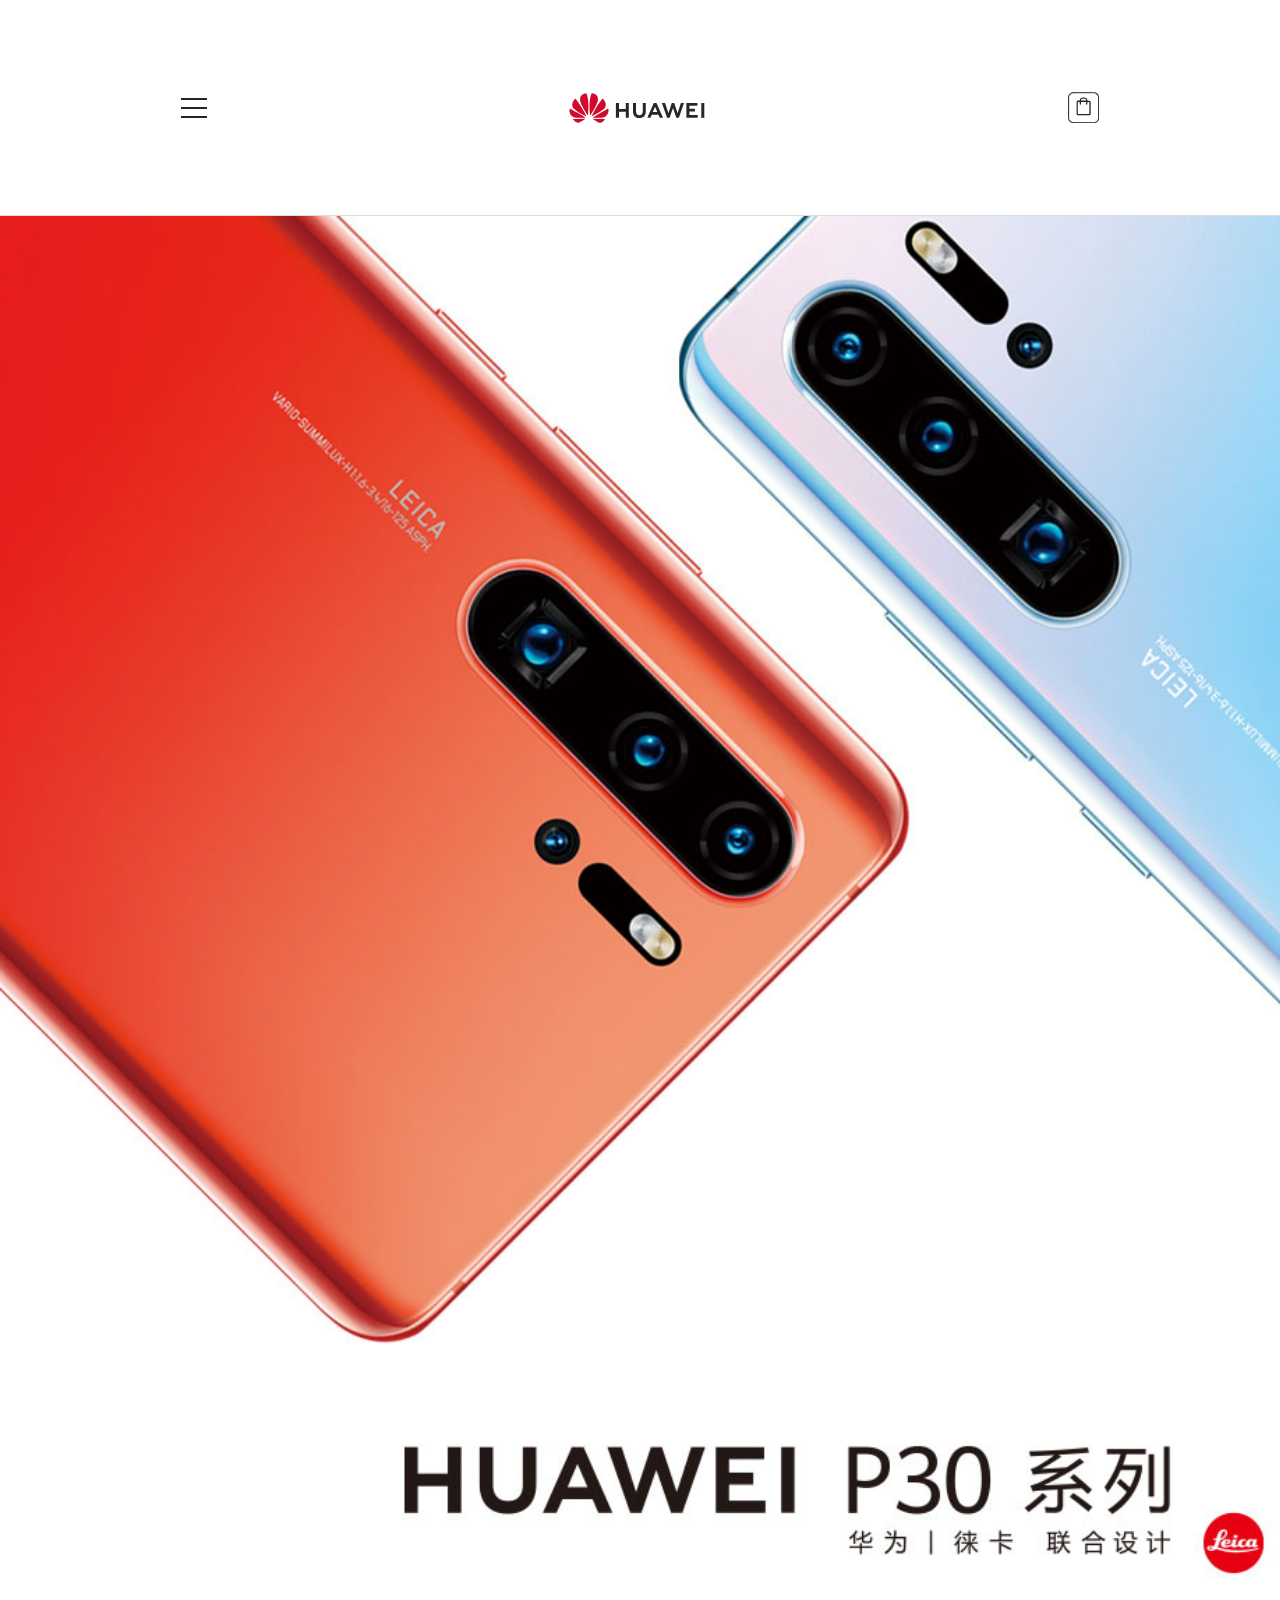
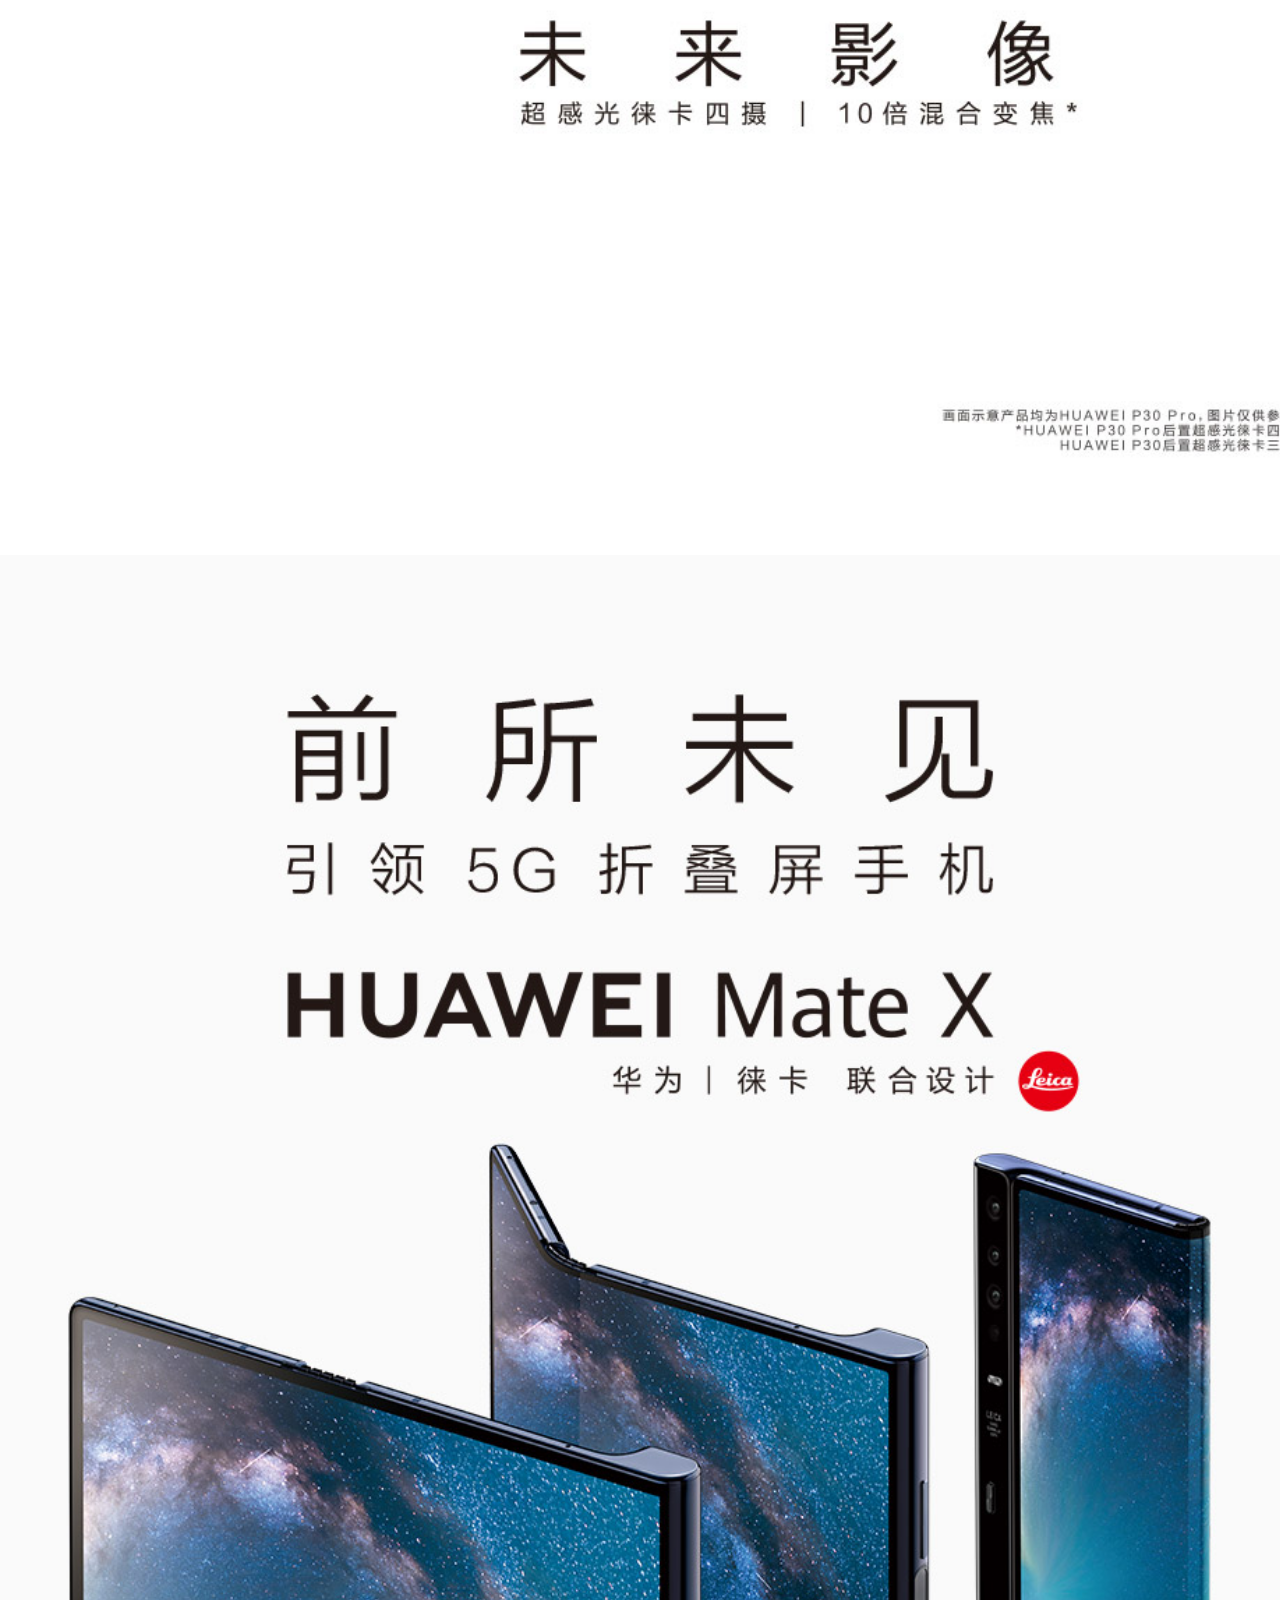
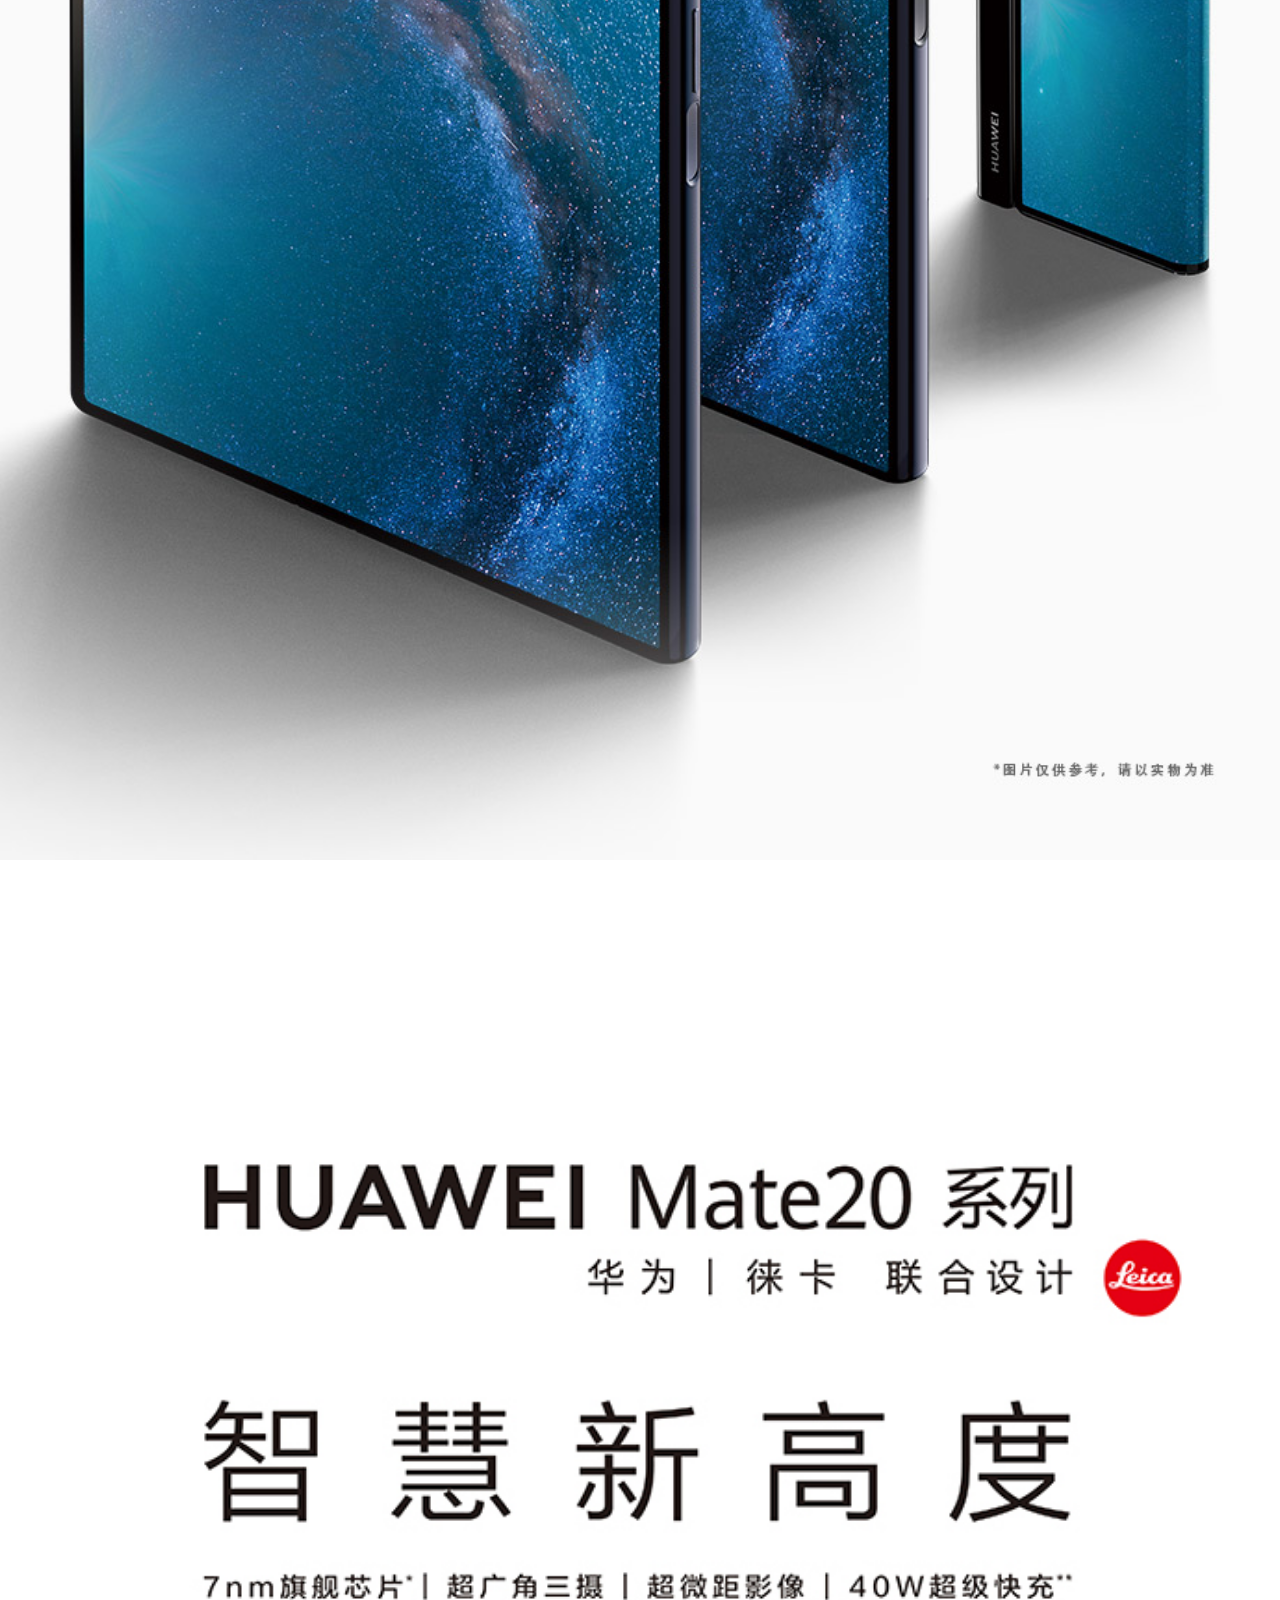
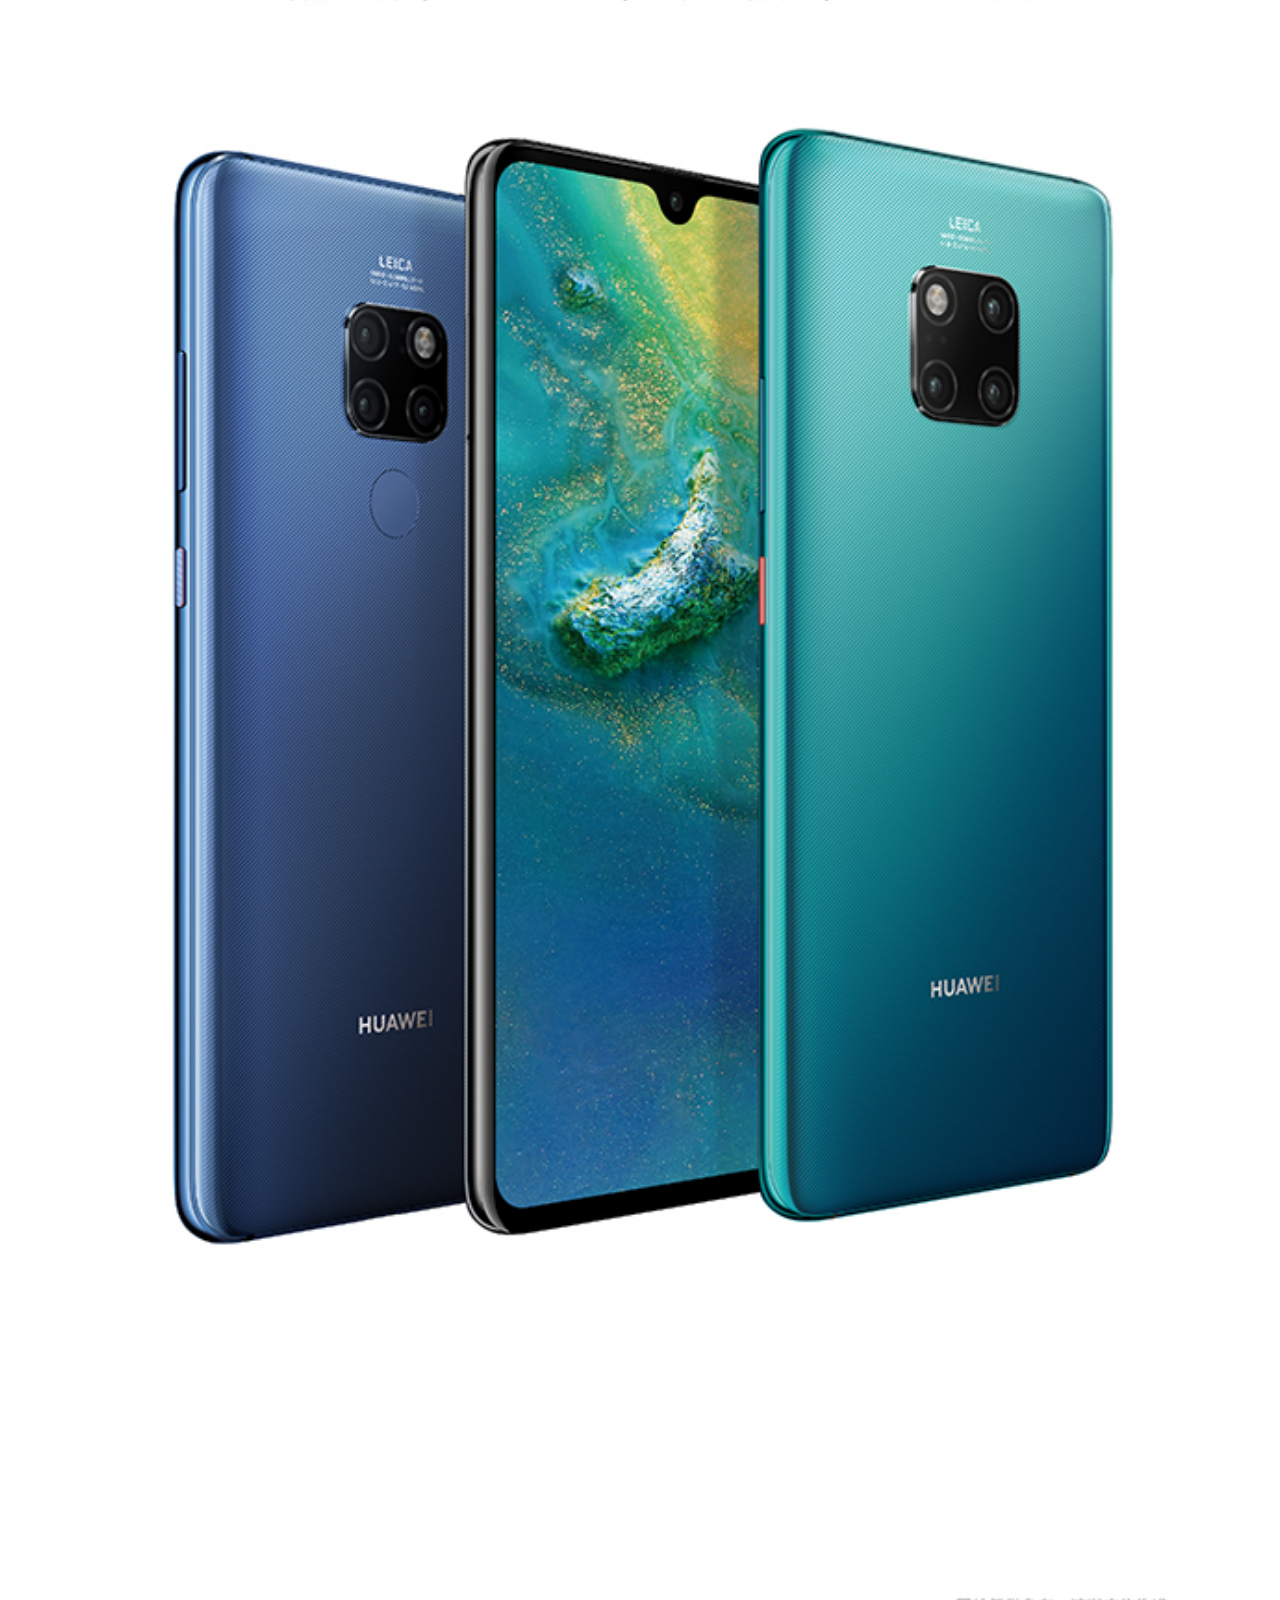
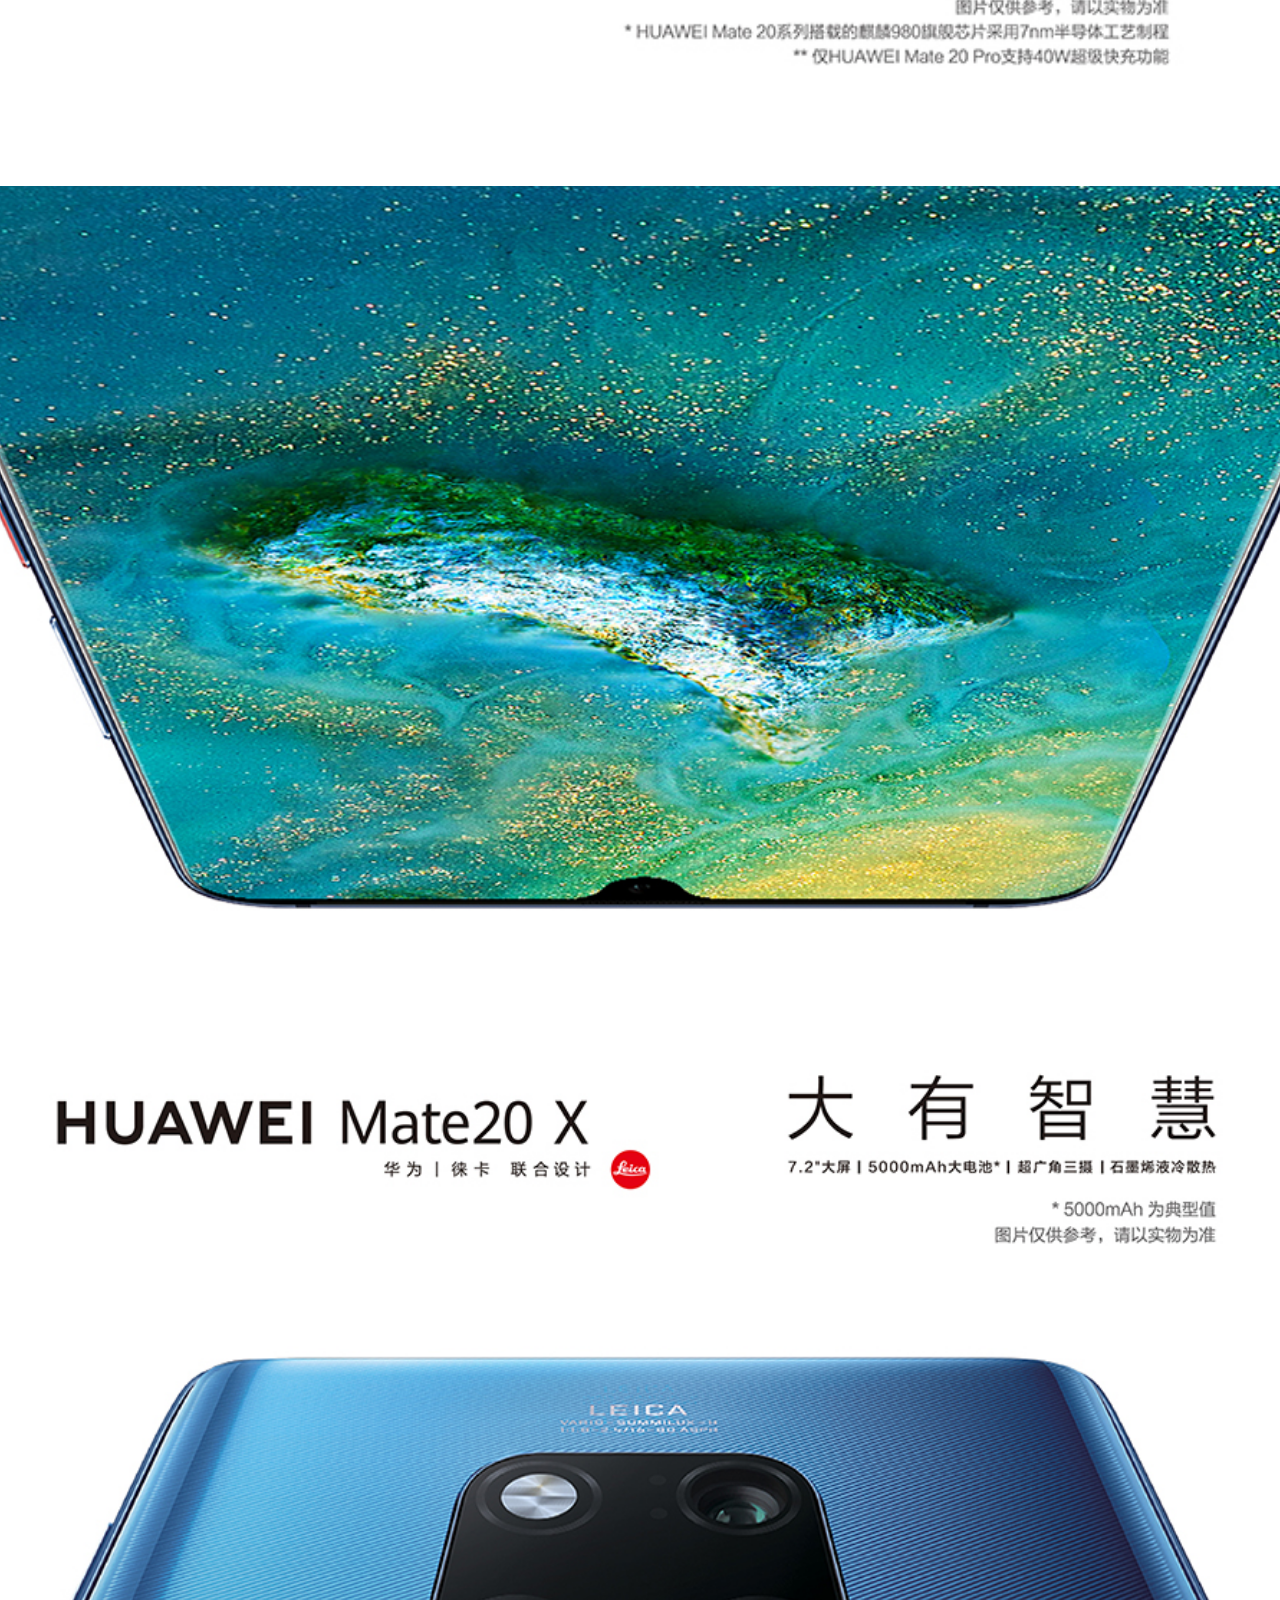
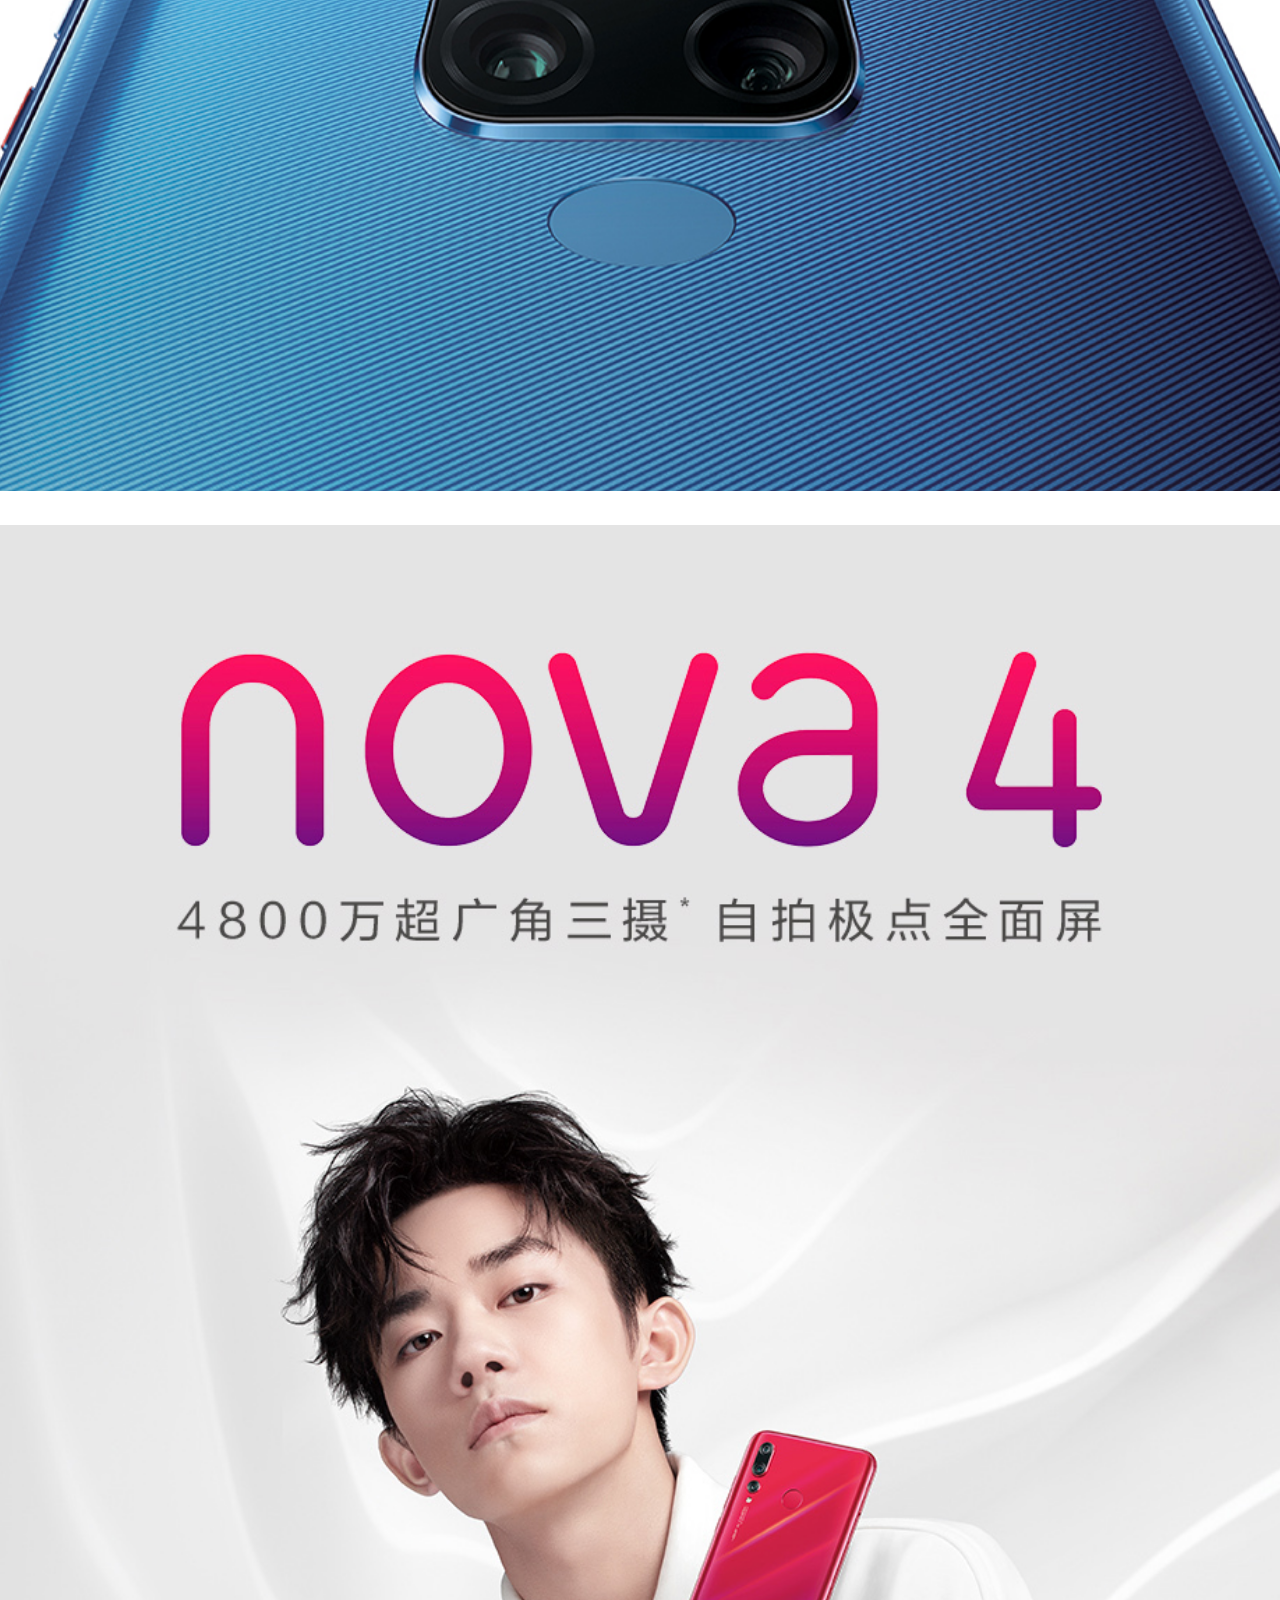
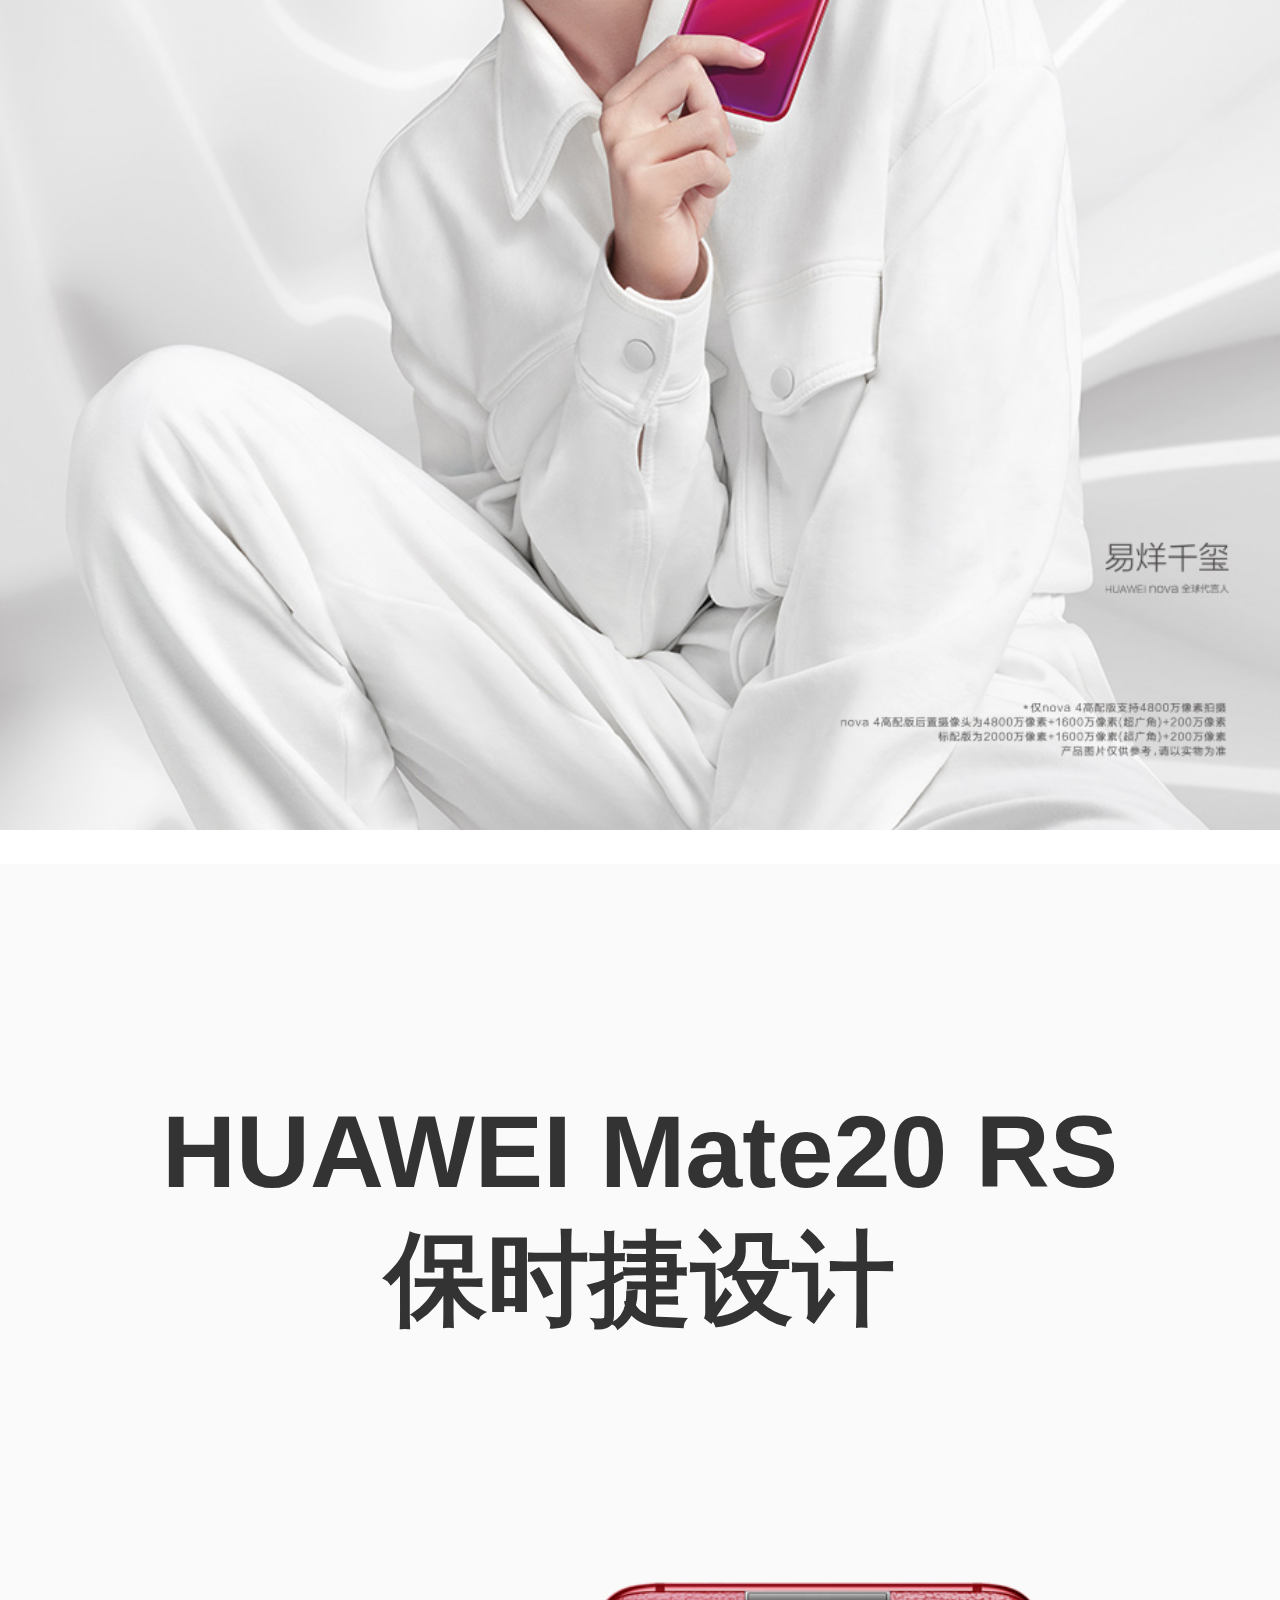
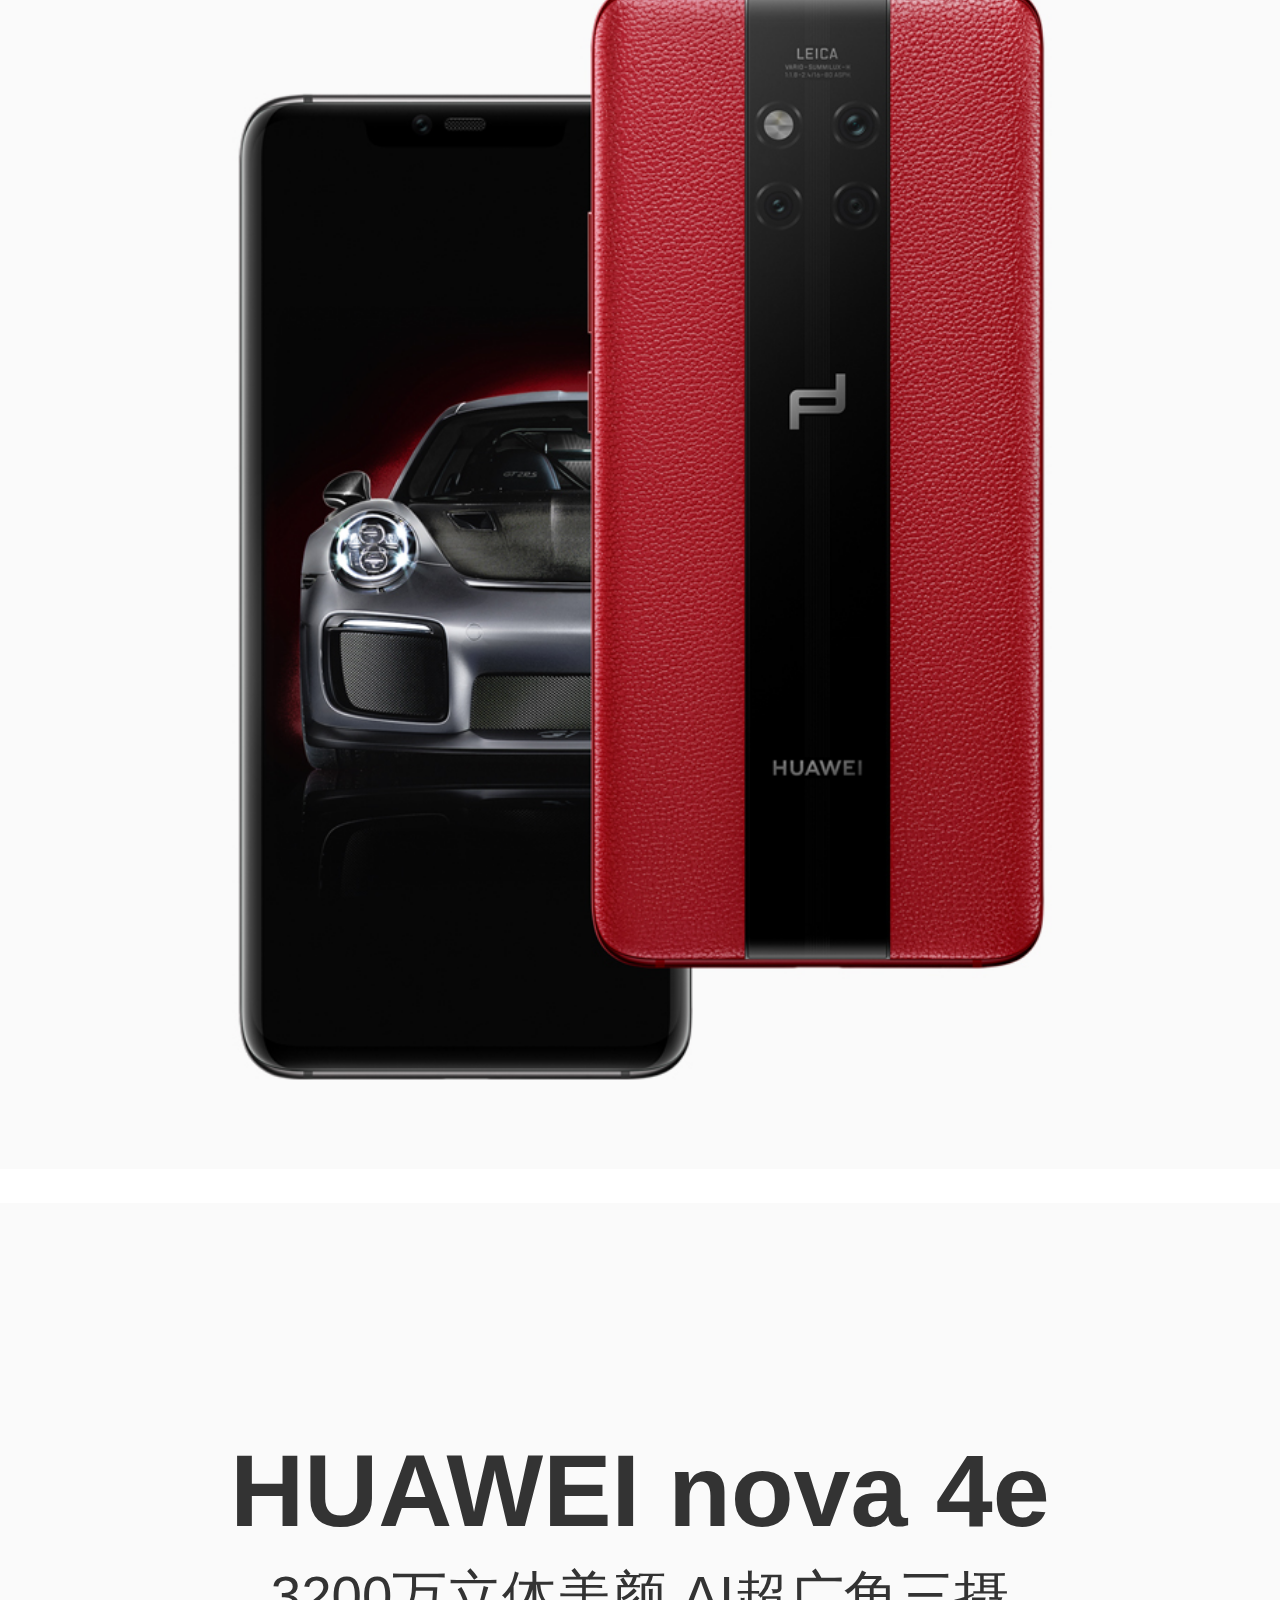
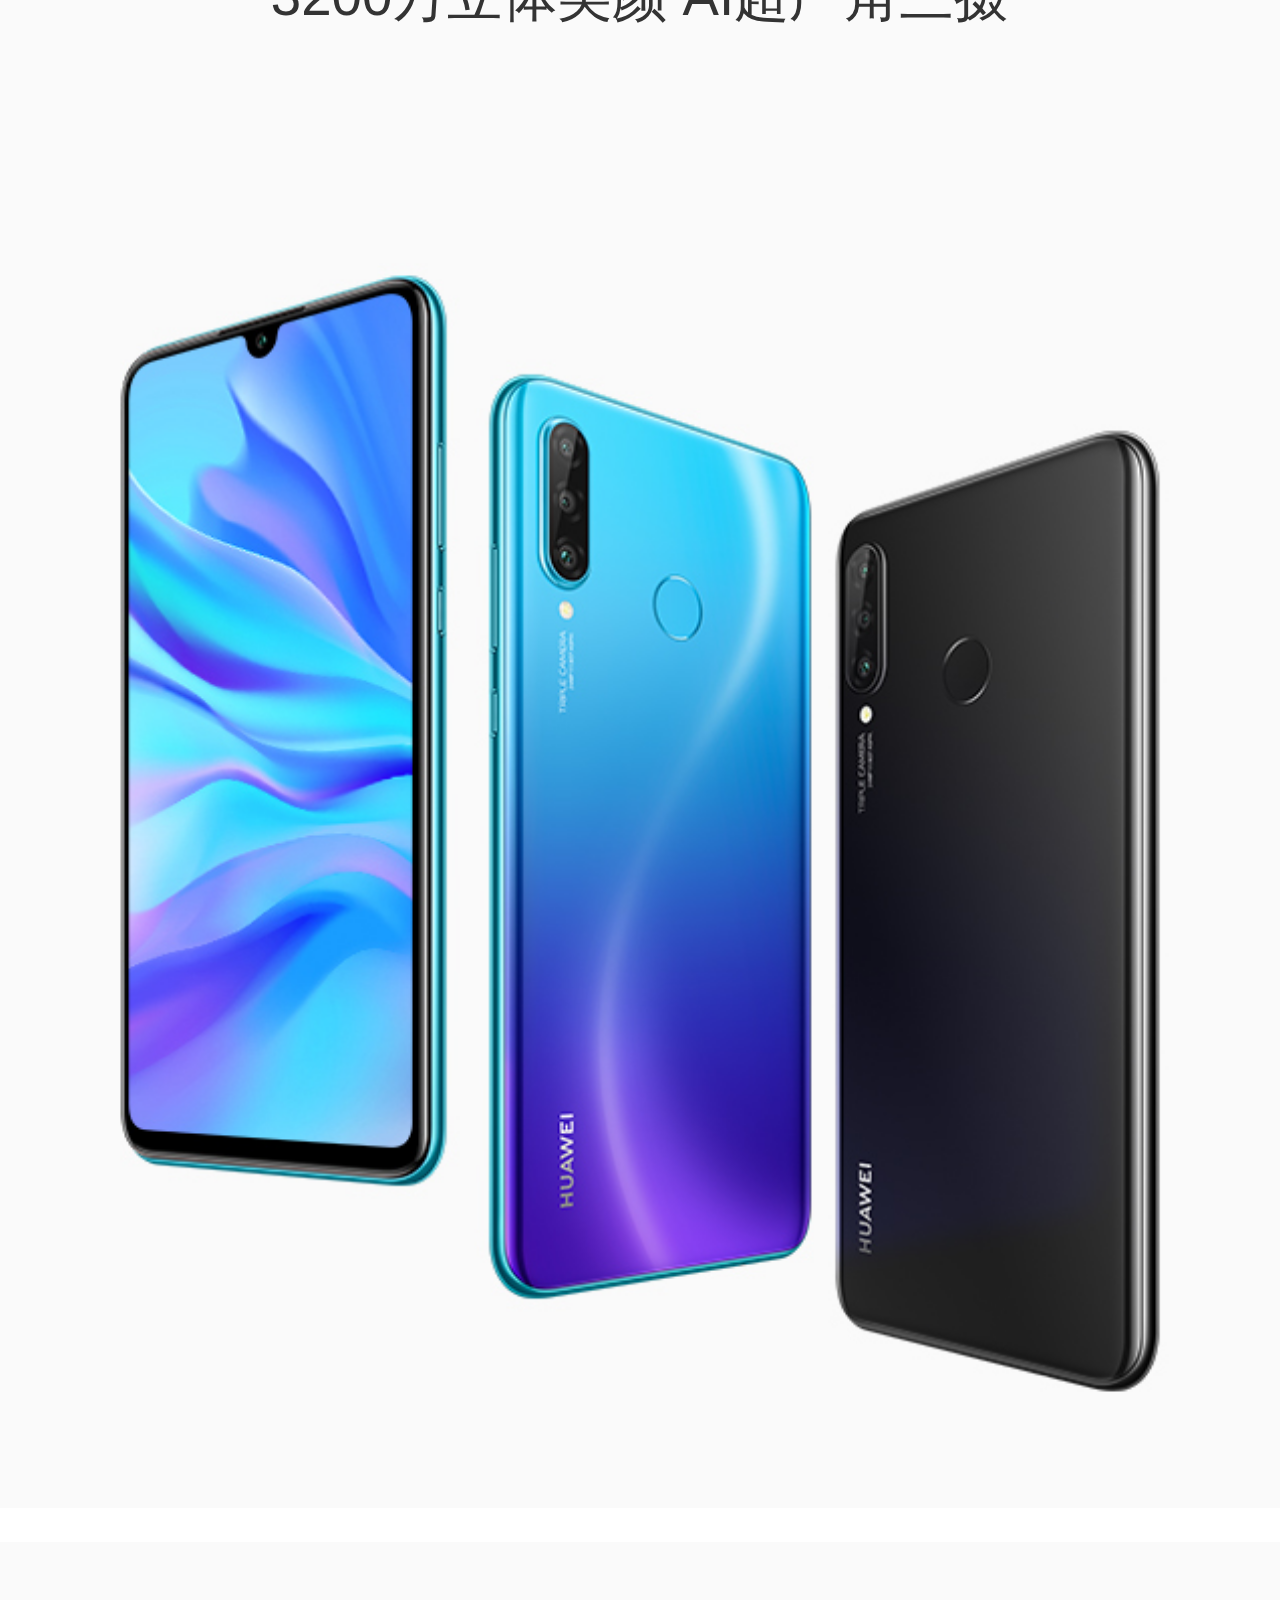
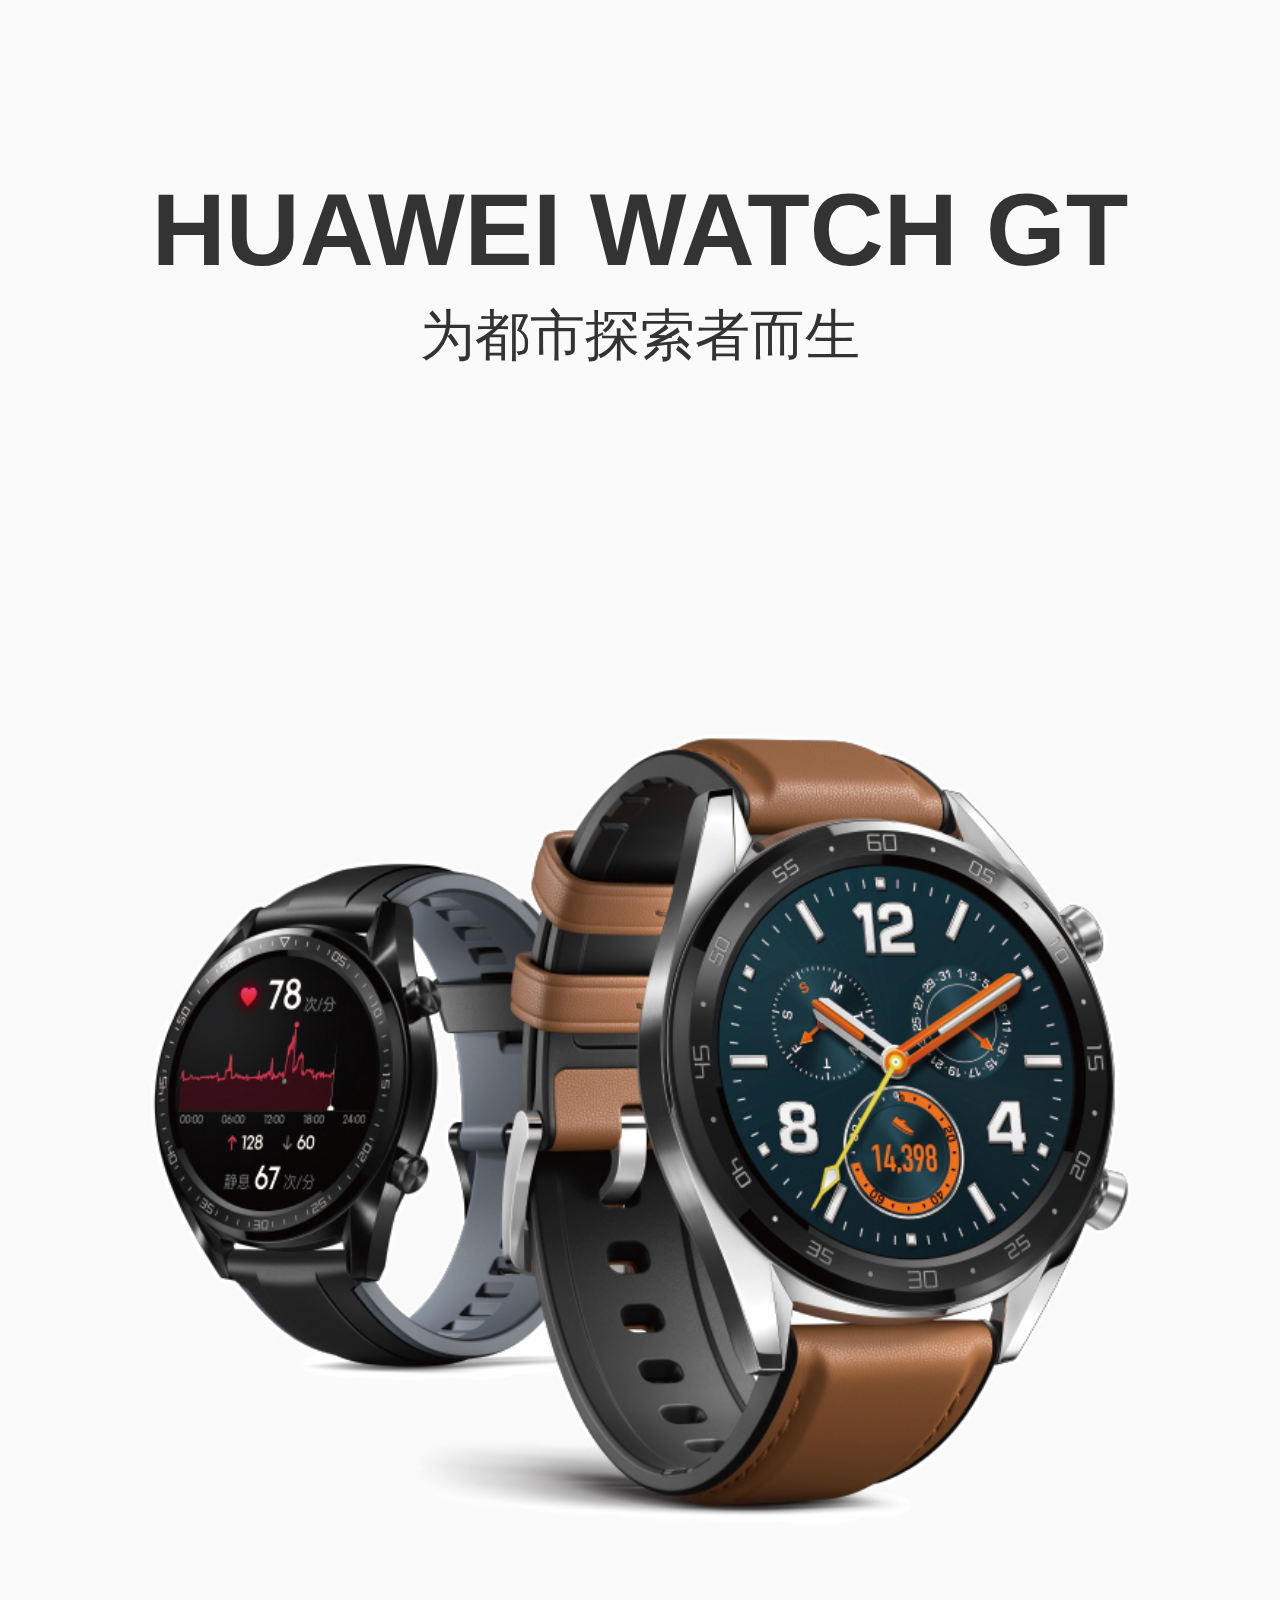
<file: index.html>
<!DOCTYPE html>
<html lang="en">
<head>
    <meta charset="UTF-8">
    <meta name="viewport" content="width=device-width, initial-scale=1.0">
    <title>华为消费者业务官网</title>
    <link rel="stylesheet" href="css/common.css">
    <link rel="stylesheet" href="css/index.css">

</head>
<body>
<header>
    <div class="menu">
        <img src="img/menu.png" width="26" height="20" alt="">
    </div>
    <div class="logo"><a href="index.html"><img src="img/logo.png" width="137" height="31" alt=""></a></div>
    <div class="vmall"><a href="javascript:;"><img src="img/vmall.png" width="31" height="31" alt=""></a></div>
</header>
<section>
    <div class="wrap">
        <div class="se se_p30">
            <a href="javascript:;"></a>
        </div>
        <div class="se mateX">
            <a href="javascript:;"></a>
        </div>
        <div class="se mate20">
            <a href="javascript:;"></a>
        </div>
        <div class="se mate20x">
            <a href="javascript:;"></a>
        </div>
        <div class="se nova4">
            <a href="javascript:;"></a>
        </div>
        <div class="se mate20rs">
            <a href="javascript:;">
                <div class="pro_title">
                    <h2>HUAWEI Mate20 RS</h2>
                    <h2>保时捷设计</h2>
                </div>
            </a>
        </div>
        <div class="se nova4e">
            <a href="javascript:;">
                <div class="pro_title">
                    <h2>HUAWEI nova 4e</h2>
                    <p>3200万立体美颜 AI超广角三摄</p>
                </div>
            </a>
        </div>
        <div class="se watch2">
            <a href="javascript:;">
                <div class="pro_title">
                    <h2>HUAWEI WATCH GT</h2>
                    <p>为都市探索者而生</p>
                </div>
            </a>
        </div>
        <div class="se matebook13">
            <a href="javascript:;">
                <div class="pro_title">
                    <h2>HUAWEI MateBook 13</h2>
                    <p>全面 不止一面</p>
                </div>
            </a>
        </div>
        <div class="se m5">
            <a href="javascript:;">
                <div class="pro_title">
                    <h2>华为平板 M5 青春版</h2>
                    <p>智能声控 随心娱乐</p>
                </div>
            </a>
        </div>
        <div class="se fiveG">
            <a href="javascript:;">
                <div class="pro_title">
                    <h2>5G已来</h2>
                    <p>巴龙5000，促进万物智能</p>
                </div>
            </a>
        </div>
        <div class="se shenghuo">
            <a href="javascript:;">
                <div class="pro_title">
                    <h2>智能生活馆</h2>
                    <p>传递更多想象</p>
                </div>
            </a>
        </div>
        <div class="se clone">
            <a href="javascript:;">
                <div class="pro_title">
                    <h2>华为手机克隆</h2>
                    <p>数据大挪移，轻松换新机</p>
                </div>
            </a>
        </div>
    </div>
    <div class="hide_box">
        <ul class="hideCnt01">
            <li class="hide_list">
                <div class="hide_menu clearfix">
                    <span>智能手机</span>
                    <i class="down"></i>
                </div>
                <div class="hide_p">
                    <ul>
                        <li>
                            <a href="javascript:;">
                                <img src="img/p30pro_nav_skyblue.png" alt="">
                                <span>HUAWEI P30 Pro</span>
                            </a>
                        </li>
                        <li>
                            <a href="javascript:;">
                                <img src="img/mate-20-pro.png" alt="">
                                <span>HUAWEI Mate 20 Pro</span>
                            </a>
                        </li>
                        <li>
                            <a href="javascript:;">
                                <img src="img/p30pro_nav_skyblue.png" alt="">
                                <span>HUAWEI nova 4</span>
                            </a>
                        </li>
                        <li>
                            <a href="javascript:;">
                                <img src="img/mate-20-pro.png" alt="">
                                <span>华为畅享 9S</span>
                            </a>
                        </li>
                        <li class="link_more"><a href="phone.html">查看全部智能手机</a></li>
                    </ul>
                </div>
            </li>
            <li class="hide_list">
                <div class="hide_menu clearfix">
                    <span>笔记本</span>
                    <i class="down"></i>
                </div>
                <div class="hide_p">
                    <ul>
                        <li>
                            <a href="javascript:;">
                                <img src="img/p30pro_nav_skyblue.png" alt="">
                                <span>HUAWEI P30 Pro</span>
                            </a>
                        </li>
                        <li>
                            <a href="javascript:;">
                                <img src="img/mate-20-pro.png" alt="">
                                <span>HUAWEI Mate 20 Pro</span>
                            </a>
                        </li>
                        <li>
                            <a href="javascript:;">
                                <img src="img/p30pro_nav_skyblue.png" alt="">
                                <span>HUAWEI nova 4</span>
                            </a>
                        </li>
                        <li>
                            <a href="javascript:;">
                                <img src="img/mate-20-pro.png" alt="">
                                <span>华为畅享 9S</span>
                            </a>
                        </li>
                        <li class="link_more"><a href="javascript:;">查看全部智能手机</a></li>
                    </ul>
                </div>
            </li>
            <li class="hide_list">
                <div class="hide_menu clearfix">
                    <span>平板</span>
                    <i class="down"></i>
                </div>
                <div class="hide_p">
                    <ul>
                        <li>
                            <a href="javascript:;">
                                <img src="img/p30pro_nav_skyblue.png" alt="">
                                <span>HUAWEI P30 Pro</span>
                            </a>
                        </li>
                        <li>
                            <a href="javascript:;">
                                <img src="img/mate-20-pro.png" alt="">
                                <span>HUAWEI Mate 20 Pro</span>
                            </a>
                        </li>
                        <li>
                            <a href="javascript:;">
                                <img src="img/p30pro_nav_skyblue.png" alt="">
                                <span>HUAWEI nova 4</span>
                            </a>
                        </li>
                        <li>
                            <a href="javascript:;">
                                <img src="img/mate-20-pro.png" alt="">
                                <span>华为畅享 9S</span>
                            </a>
                        </li>
                        <li class="link_more"><a href="javascript:;">查看全部智能手机</a></li>
                    </ul>
                </div>
            </li>
            <li class="hide_list">
                <div class="hide_menu clearfix">
                    <span>智能穿戴</span>
                    <i class="down"></i>
                </div>
                <div class="hide_p">
                    <ul>
                        <li>
                            <a href="javascript:;">
                                <img src="img/p30pro_nav_skyblue.png" alt="">
                                <span>HUAWEI P30 Pro</span>
                            </a>
                        </li>
                        <li>
                            <a href="javascript:;">
                                <img src="img/mate-20-pro.png" alt="">
                                <span>HUAWEI Mate 20 Pro</span>
                            </a>
                        </li>
                        <li>
                            <a href="javascript:;">
                                <img src="img/p30pro_nav_skyblue.png" alt="">
                                <span>HUAWEI nova 4</span>
                            </a>
                        </li>
                        <li>
                            <a href="javascript:;">
                                <img src="img/mate-20-pro.png" alt="">
                                <span>华为畅享 9S</span>
                            </a>
                        </li>
                        <li class="link_more"><a href="javascript:;">查看全部智能手机</a></li>
                    </ul>
                </div>
            </li>
            <li class="hide_list">
                <div class="hide_menu clearfix">
                    <span>智能家园</span>
                    <i class="down"></i>
                </div>
                <div class="hide_p">
                    <ul>
                        <li>
                            <a href="javascript:;">
                                <img src="img/p30pro_nav_skyblue.png" alt="">
                                <span>HUAWEI P30 Pro</span>
                            </a>
                        </li>
                        <li>
                            <a href="javascript:;">
                                <img src="img/mate-20-pro.png" alt="">
                                <span>HUAWEI Mate 20 Pro</span>
                            </a>
                        </li>
                        <li>
                            <a href="javascript:;">
                                <img src="img/p30pro_nav_skyblue.png" alt="">
                                <span>HUAWEI nova 4</span>
                            </a>
                        </li>
                        <li>
                            <a href="javascript:;">
                                <img src="img/mate-20-pro.png" alt="">
                                <span>华为畅享 9S</span>
                            </a>
                        </li>
                        <li class="link_more"><a href="javascript:;">查看全部智能手机</a></li>
                    </ul>
                </div>
            </li>
            <li class="hide_list">
                <div class="hide_menu clearfix">
                    <span>更多产品</span>
                    <i class="down"></i>
                </div>
                <div class="hide_p">
                    <ul>
                        <li>
                            <a href="javascript:;">
                                <img src="img/p30pro_nav_skyblue.png" alt="">
                                <span>HUAWEI P30 Pro</span>
                            </a>
                        </li>
                        <li>
                            <a href="javascript:;">
                                <img src="img/mate-20-pro.png" alt="">
                                <span>HUAWEI Mate 20 Pro</span>
                            </a>
                        </li>
                        <li>
                            <a href="javascript:;">
                                <img src="img/p30pro_nav_skyblue.png" alt="">
                                <span>HUAWEI nova 4</span>
                            </a>
                        </li>
                        <li>
                            <a href="javascript:;">
                                <img src="img/mate-20-pro.png" alt="">
                                <span>华为畅享 9S</span>
                            </a>
                        </li>
                        <li class="link_more"><a href="javascript:;">查看全部智能手机</a></li>
                    </ul>
                </div>
            </li>
            <li class="hide_list">
                <div class="hide_menu clearfix">
                    <span>软件应用</span>
                    <i class="down"></i>
                </div>
                <div class="hide_p">
                    <ul>
                        <li>
                            <a href="javascript:;">
                                <img src="img/p30pro_nav_skyblue.png" alt="">
                                <span>HUAWEI P30 Pro</span>
                            </a>
                        </li>
                        <li>
                            <a href="javascript:;">
                                <img src="img/mate-20-pro.png" alt="">
                                <span>HUAWEI Mate 20 Pro</span>
                            </a>
                        </li>
                        <li>
                            <a href="javascript:;">
                                <img src="img/p30pro_nav_skyblue.png" alt="">
                                <span>HUAWEI nova 4</span>
                            </a>
                        </li>
                        <li>
                            <a href="javascript:;">
                                <img src="img/mate-20-pro.png" alt="">
                                <span>华为畅享 9S</span>
                            </a>
                        </li>
                        <li class="link_more"><a href="javascript:;">查看全部智能手机</a></li>
                    </ul>
                </div>
            </li>
            <li class="hide_list">
                <div class="hide_menu clearfix">
                    <a href="support.html">服务与支持</a>
                </div>
            </li>
            <li>
                <div class="login_reg">
                    <img src="img/user.png" alt="">
                    <div>
                        <a href="login.html">登录</a>
                        <a href="reg.html">/注册</a>
                    </div>
                </div>
            </li>
            <li class="search">
                <img src="img/search.png" alt="">
                <span>输入更多关键词搜索</span>
            </li>
        </ul>
        <div class="hideCnt02">
            <div class="hide_part hide_person">
                <span>个人用户</span>
                <p>手机，PC和平板，穿戴设备等个人及家用产品</p>
            </div>
            <div class="hide_part hide_group">
                <a href="javascript:;">
                    <span>个人用户<i></i></span>
                    <p>手机，PC和平板，穿戴设备等个人及家用产品</p>
                </a>
            </div>
            <div class="hide_part hide_company">
                <a href="javascript:;">
                    <span>个人用户<i></i></span>
                    <p>手机，PC和平板，穿戴设备等个人及家用产品</p>
                </a>
            </div>
            <div class="hide_part hide_operator">
                <a href="javascript:;">
                    <span>个人用户<i></i></span>
                    <p>手机，PC和平板，穿戴设备等个人及家用产品</p>
                </a>
            </div>
        </div>
        <div class="consumer_web">
            <span>消费者业务网站</span>
            <i class="down" style="border-top-color: #fff;"></i>
        </div>
    </div>
</section>
<div class="footer">
    <div class="footer_cnt">
        <div class="service">
            <div class="ser_part">
                <div class="tit"><img src="img/tel.png" alt=""><span>客服热线 7*24小时</span></div>
                <div class="tel">400-830-8300 / 800-830-8300（座机）</div>
            </div>
            <div class="ser_part">
                <div class="tit"><img src="img/tel.png" alt=""><span>保时捷设计专属热线 7*24小时</span></div>
                <div class="tel">400-930-9300</div>
            </div>
            <div class="ser_item_list">
                <div class="ser_item">
                    <img src="img/wechat.png" width="26" height="26" alt="">
                    <span>微信客服</span>
                </div>
                <div class="ser_item">
                    <img src="img/message.png" width="24" height="26" alt="">
                    <span>在线客服</span>
                </div>
                <div class="ser_item">
                    <img src="img/store.png" width="26" height="26" alt="">
                    <span>零售店查询</span>
                </div>
                <div class="ser_item">
                    <img src="img/place.png" width="26" height="26" alt="">
                    <span>服务中心查询</span>
                </div>
            </div>
        </div>
        <ul class="ft_menu">
            <li>
                <div class="menu_tit"><span>购买产品</span><i class="down"></i></div>
                <ul class="lists">
                    <li><a href="phone.html">智能手机</a></li>
                    <li><a href="javascript:;">笔记本</a></li>
                    <li><a href="javascript:;">平板</a></li>
                    <li><a href="javascript:;">智能穿戴</a></li>
                    <li><a href="javascript:;">智能家居</a></li>
                    <li><a href="javascript:;">移动宽带</a></li>
                    <li><a href="javascript:;">配件</a></li>
                </ul>
            </li>
            <li>
                <div class="menu_tit"><span>服务与支持</span><i class="down"></i></div>
                <ul class="lists">
                    <li><a href="javascript:;">问卷调查</a></li>
                    <li><a href="javascript:;">保修政策</a></li>
                    <li><a href="javascript:;">预约服务</a></li>
                    <li><a href="javascript:;">寄修服务</a></li>
                    <li><a href="javascript:;">保修状态查询</a></li>
                    <li><a href="javascript:;">维修备件价格</a></li>
                    <li><a href="javascript:;">维修进度查询</a></li>
                    <li><a href="javascript:;">联系我们</a></li>
                </ul>
            </li>
            <li>
                <div class="menu_tit"><span>应用与下载</span><i class="down"></i></div>
                <ul class="lists">
                    <li><a href="javascript:;">预置应用公示</a></li>
                    <li><a href="javascript:;">店面元素下载</a></li>
                </ul>
            </li>
            <li>
                <div class="menu_tit"><span>新闻中心</span><i class="down"></i></div>
                <ul class="lists">
                    <li><a href="news.html">华为新闻</a></li>
                    <li><a href="javascript:;">华为视频</a></li>
                </ul>
            </li>
            <li>
                <div class="menu_tit"><span>关于我们</span><i class="down"></i></div>
                <ul class="lists">
                    <li><a href="javascript:;">关于我们</a></li>
                    <li><a href="javascript:;">华为商城</a></li>
                    <li><a href="javascript:;">企业业务</a></li>
                    <li><a href="javascript:;">运营商网络</a></li>
                    <li><a href="javascript:;">华为海洋</a></li>
                    <li><a href="javascript:;">华为集团</a></li>
                    <li><a href="javascript:;">加入华为</a></li>
                    <li><a href="javascript:;">成为合作伙伴</a></li>
                </ul>
            </li>
        </ul>
        <ul class="ft_menu">
            <li>
                <div class="menu_tit">
                    <a href="javascript:;">
                        <span>访问花粉俱乐部</span>
                        <img src="img/club.png" alt="">
                    </a>
                </div>
            </li>
            <li>
                <div class="menu_tit">
                    <a href="javascript:;">
                        <span>访问花粉俱乐部</span>
                        <img src="img/club.png" alt="">
                        <img src="img/sina.png" alt="">
                    </a>
                </div>
            </li>
            <li>
                <div class="menu_tit">
                    <a href="javascript:;">
                        <span>访问花粉俱乐部</span>
                        <img src="img/club.png" alt="">
                        <img src="img/sina.png" alt="">
                    </a>
                </div>
            </li>
        </ul>
        <div class="ft_bottom">
            <ul class="info">
                <li><a href="javascript:;">网站地图</a></li>
                <li><a href="javascript:;">使用条款</a></li>
                <li><a href="javascript:;">隐私</a></li>
                <li><a href="javascript:;">关于cookies</a></li>
                <li><a href="javascript:;">法律信息</a></li>
            </ul>
            <div class="language">
                <img src="img/en.png" alt="">
                <span>China - 简体中文</span>
            </div>
            <p>
                <span>版权所有 © 华为技术有限公司 1998-2019。保留一切权利。 粤</span><a href="javascript:;">A2-20044005</a>
            </p>
        </div>
    </div>
</div>
</body>
</html>
<script type="text/javascript" src="js/jquery-3.3.1.min.js"></script>
<script type="text/javascript" src="js/common.js"></script>
</file>
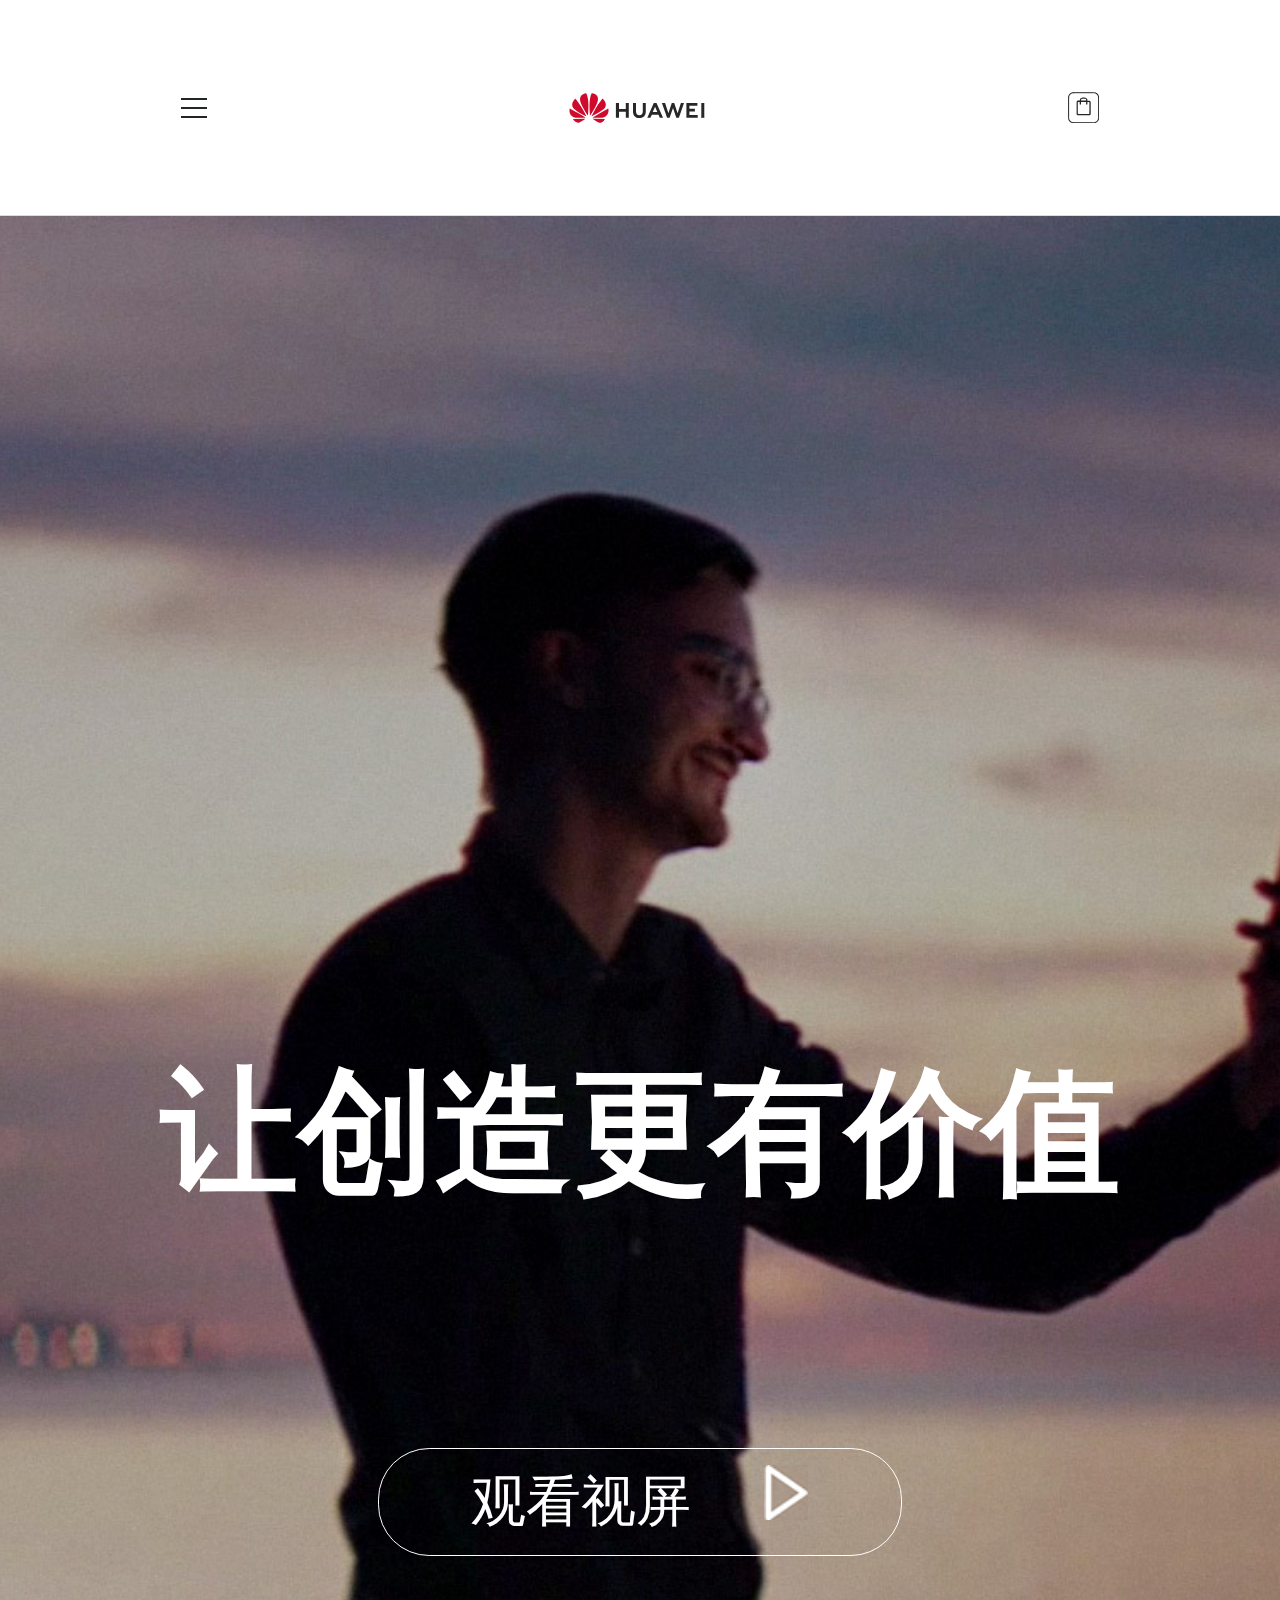
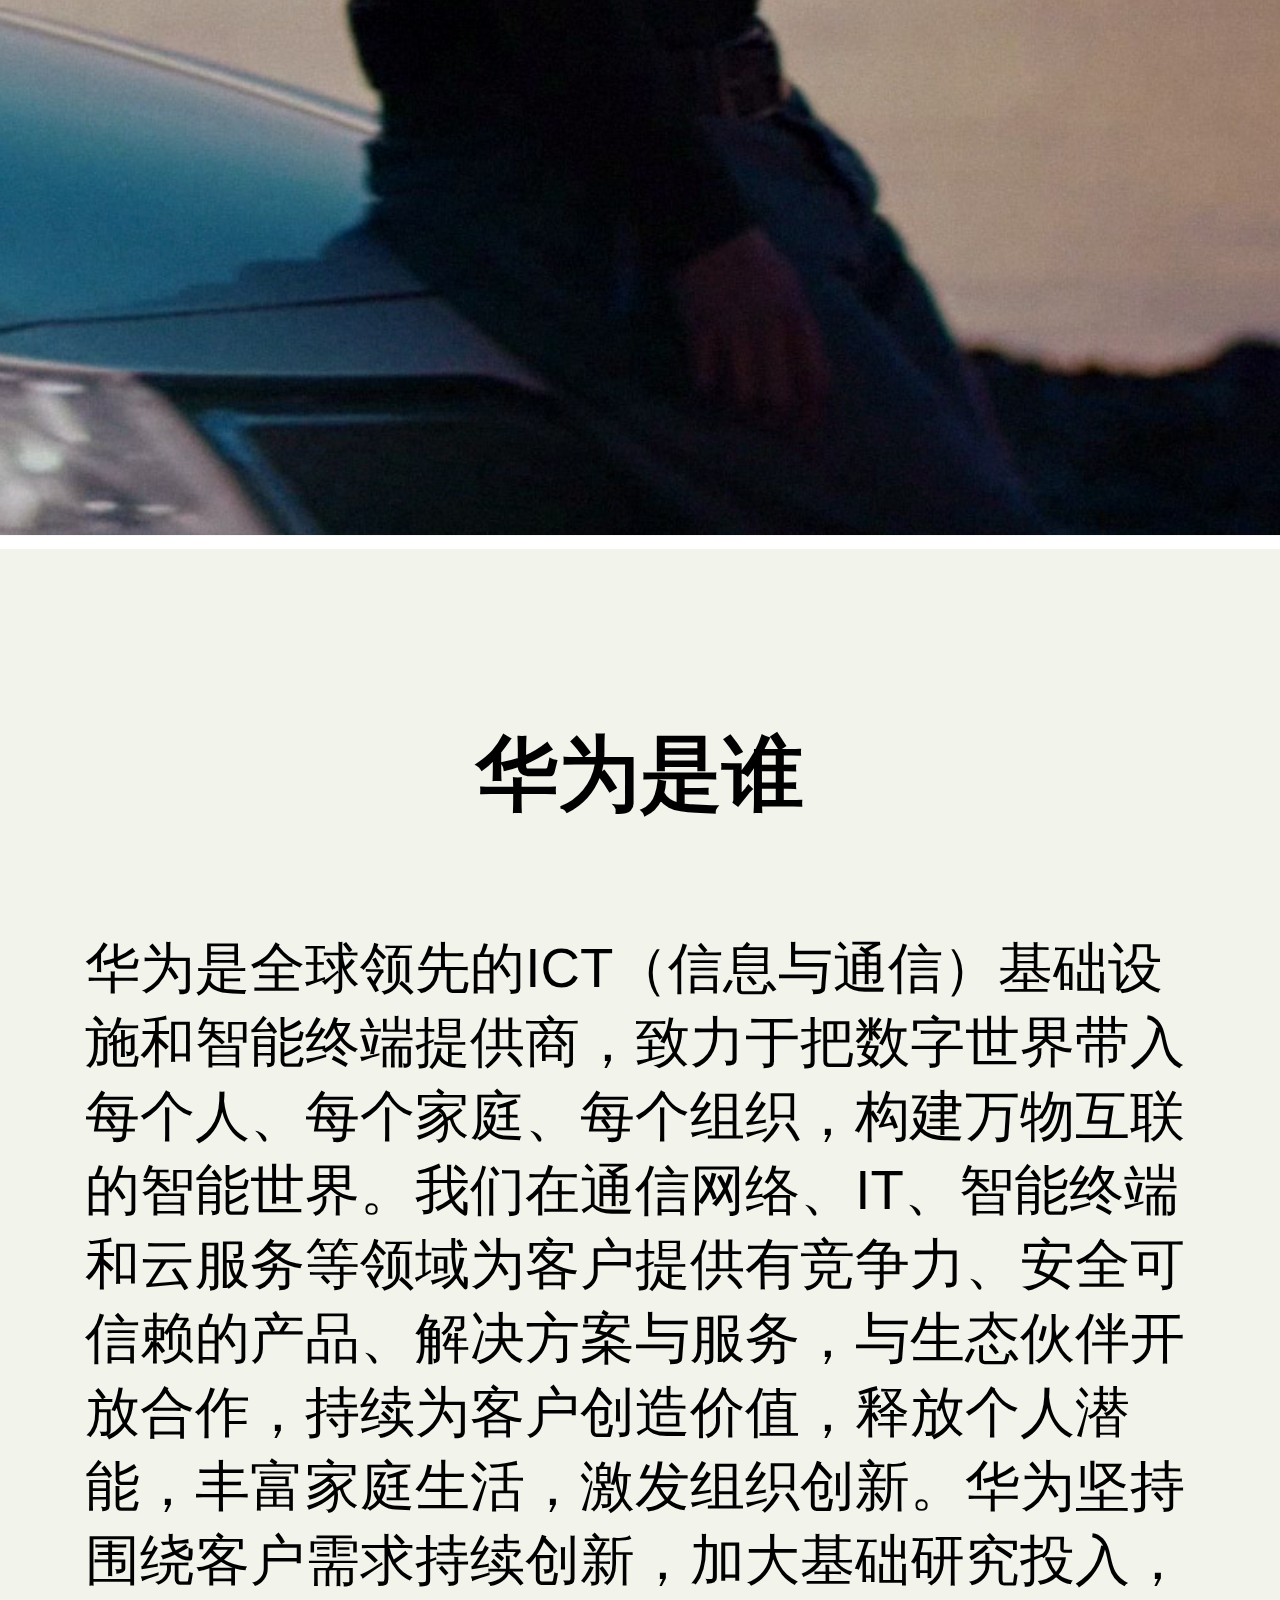
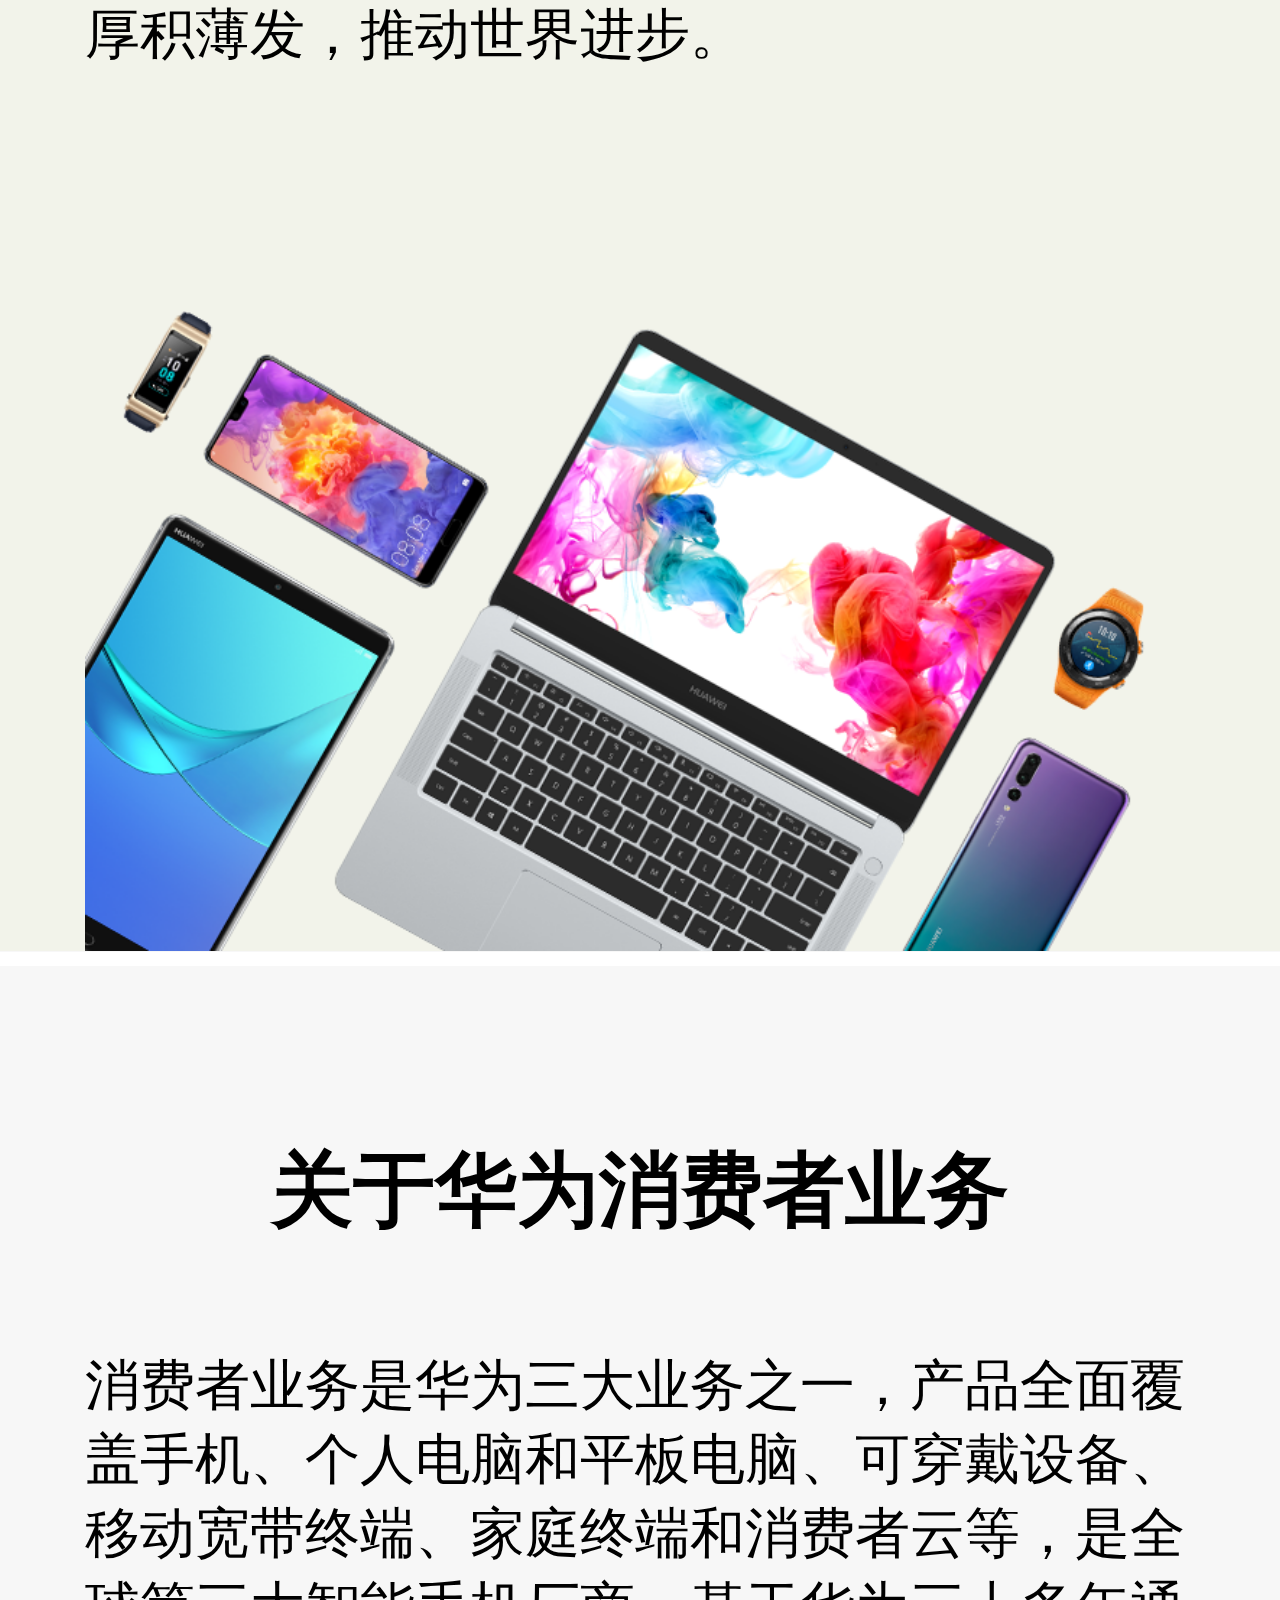
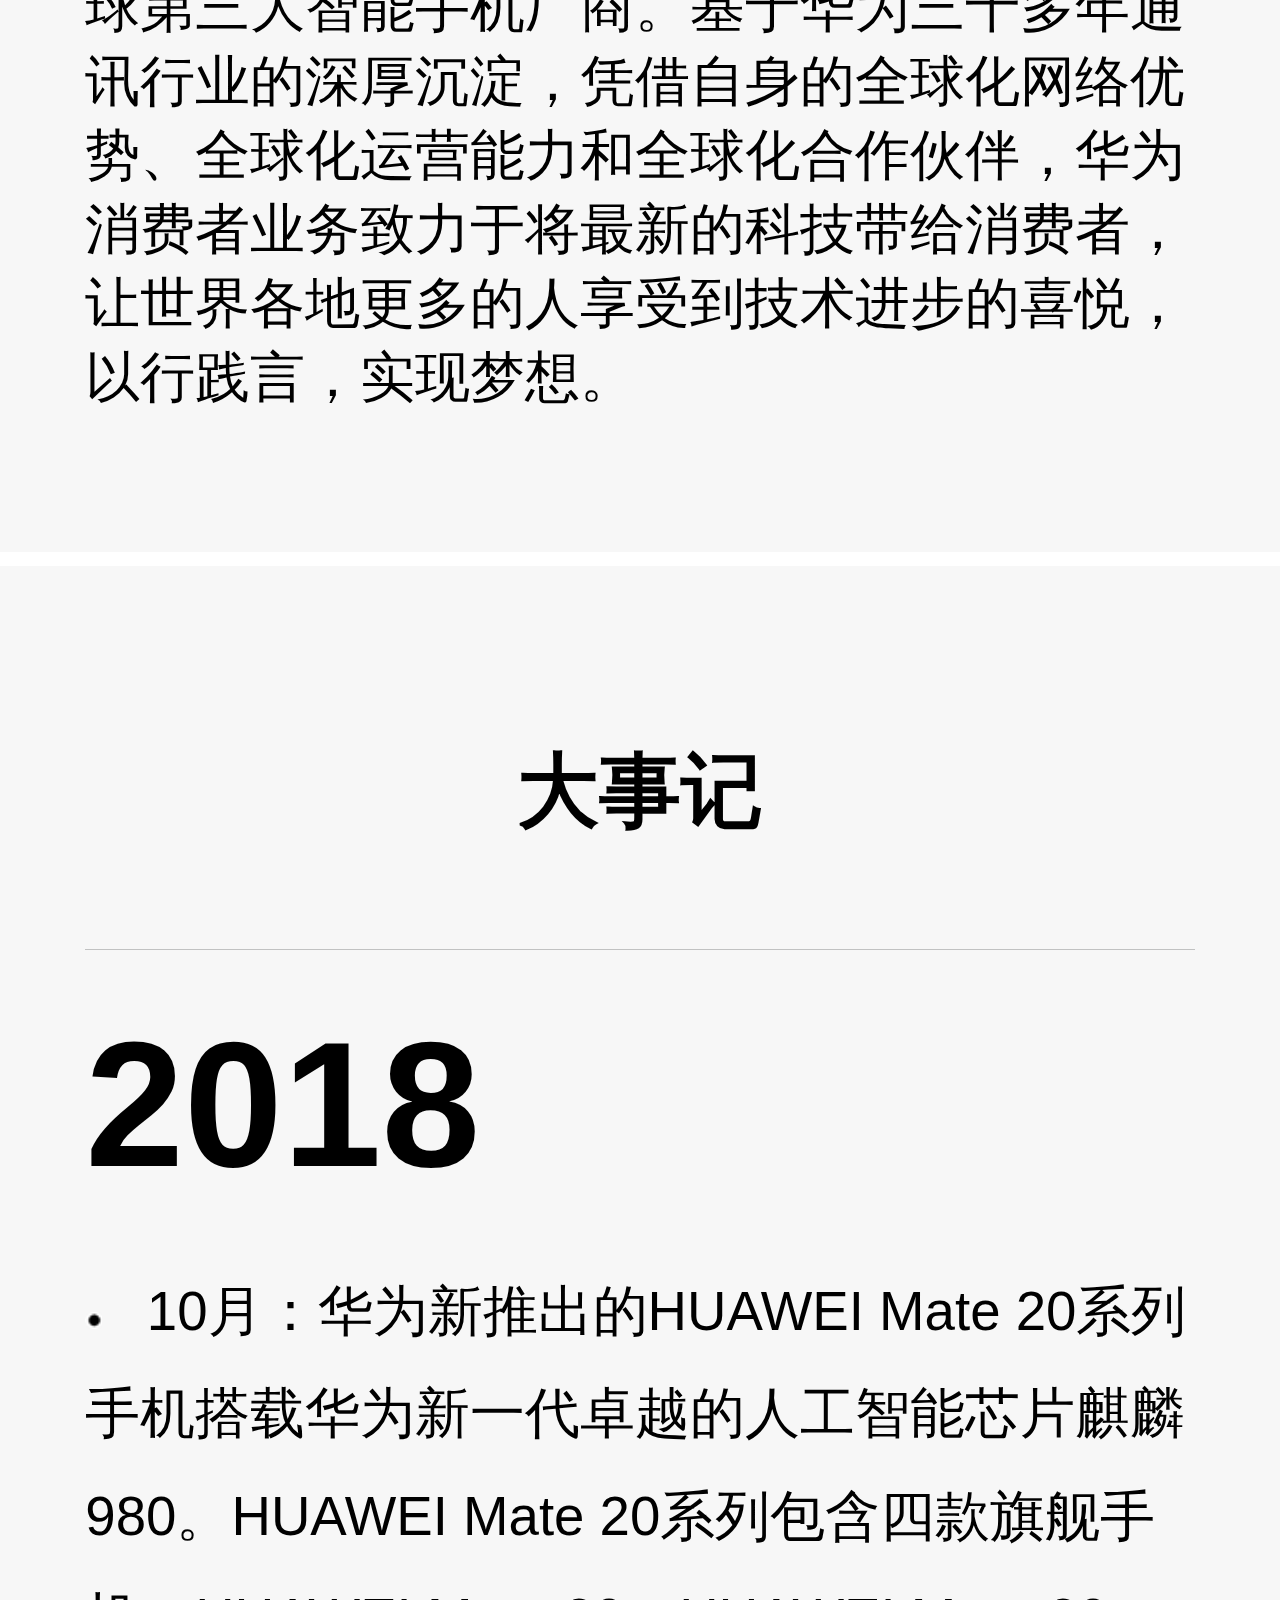
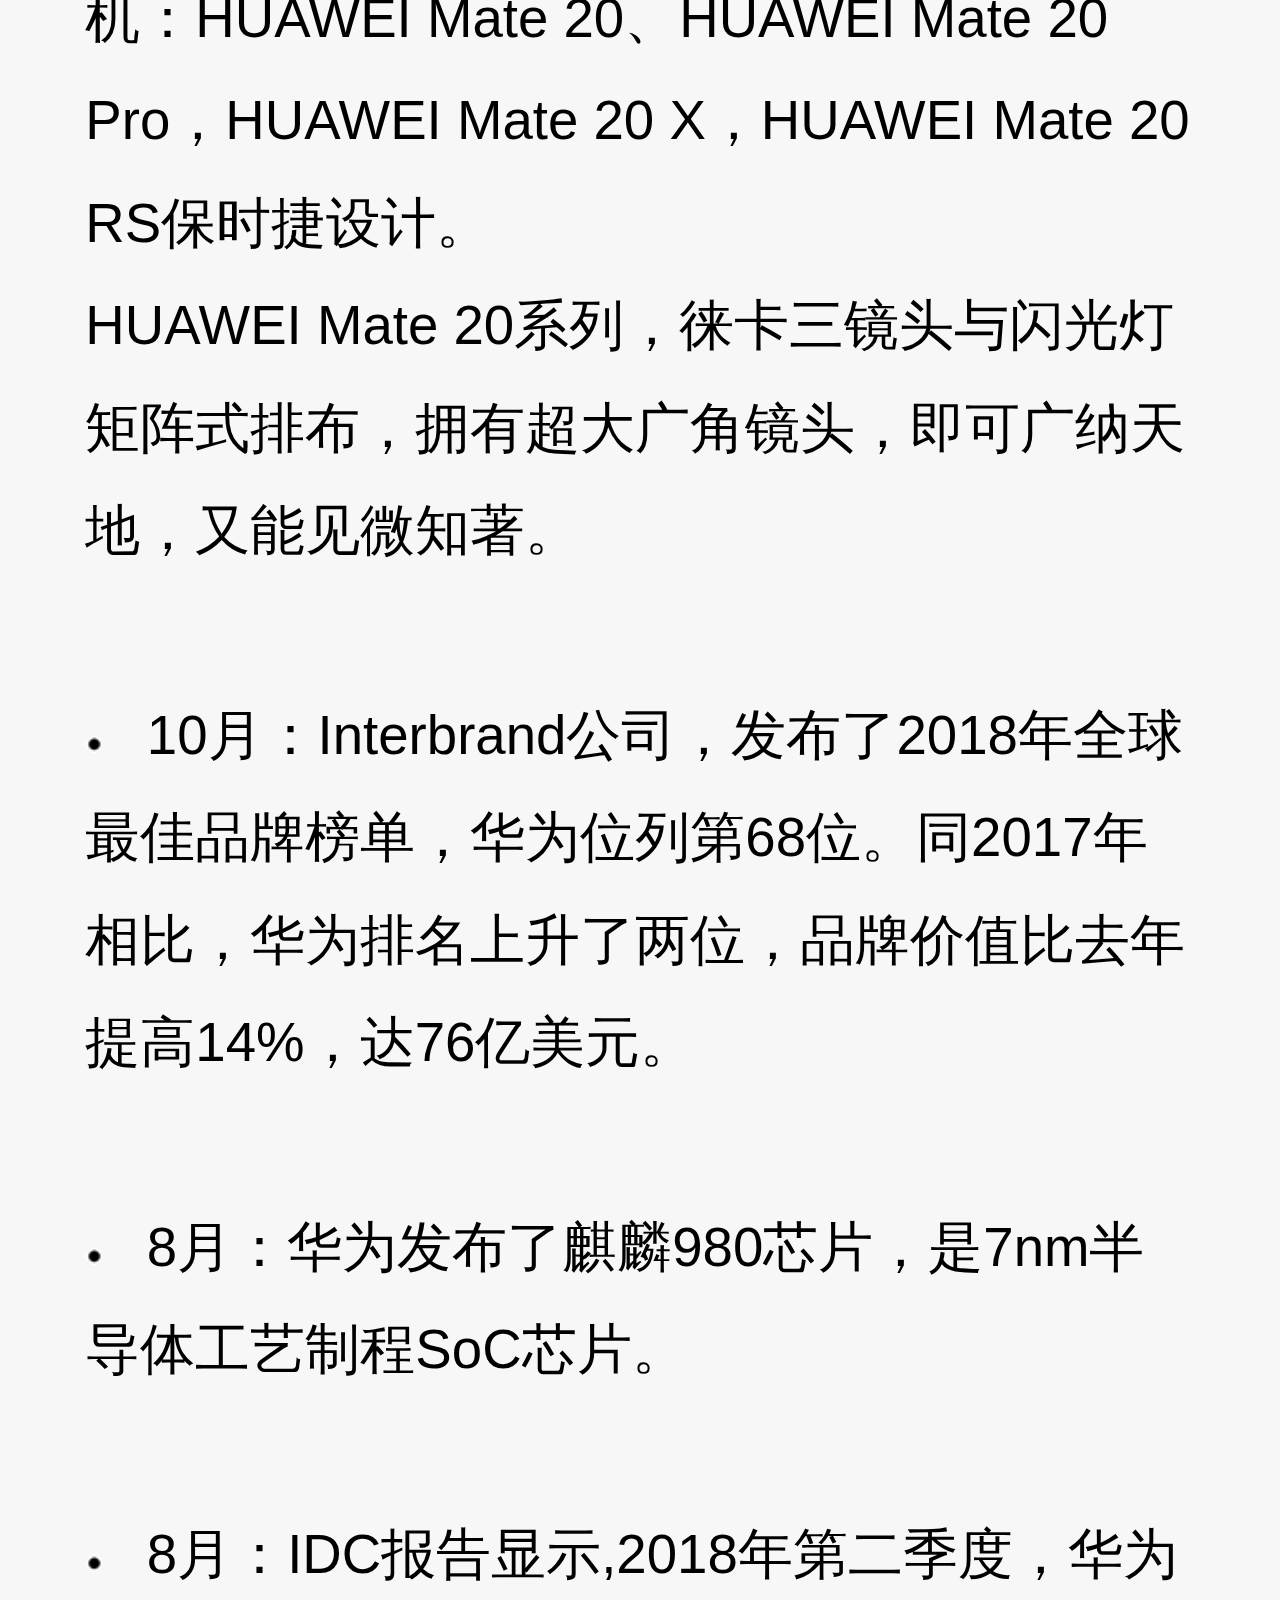
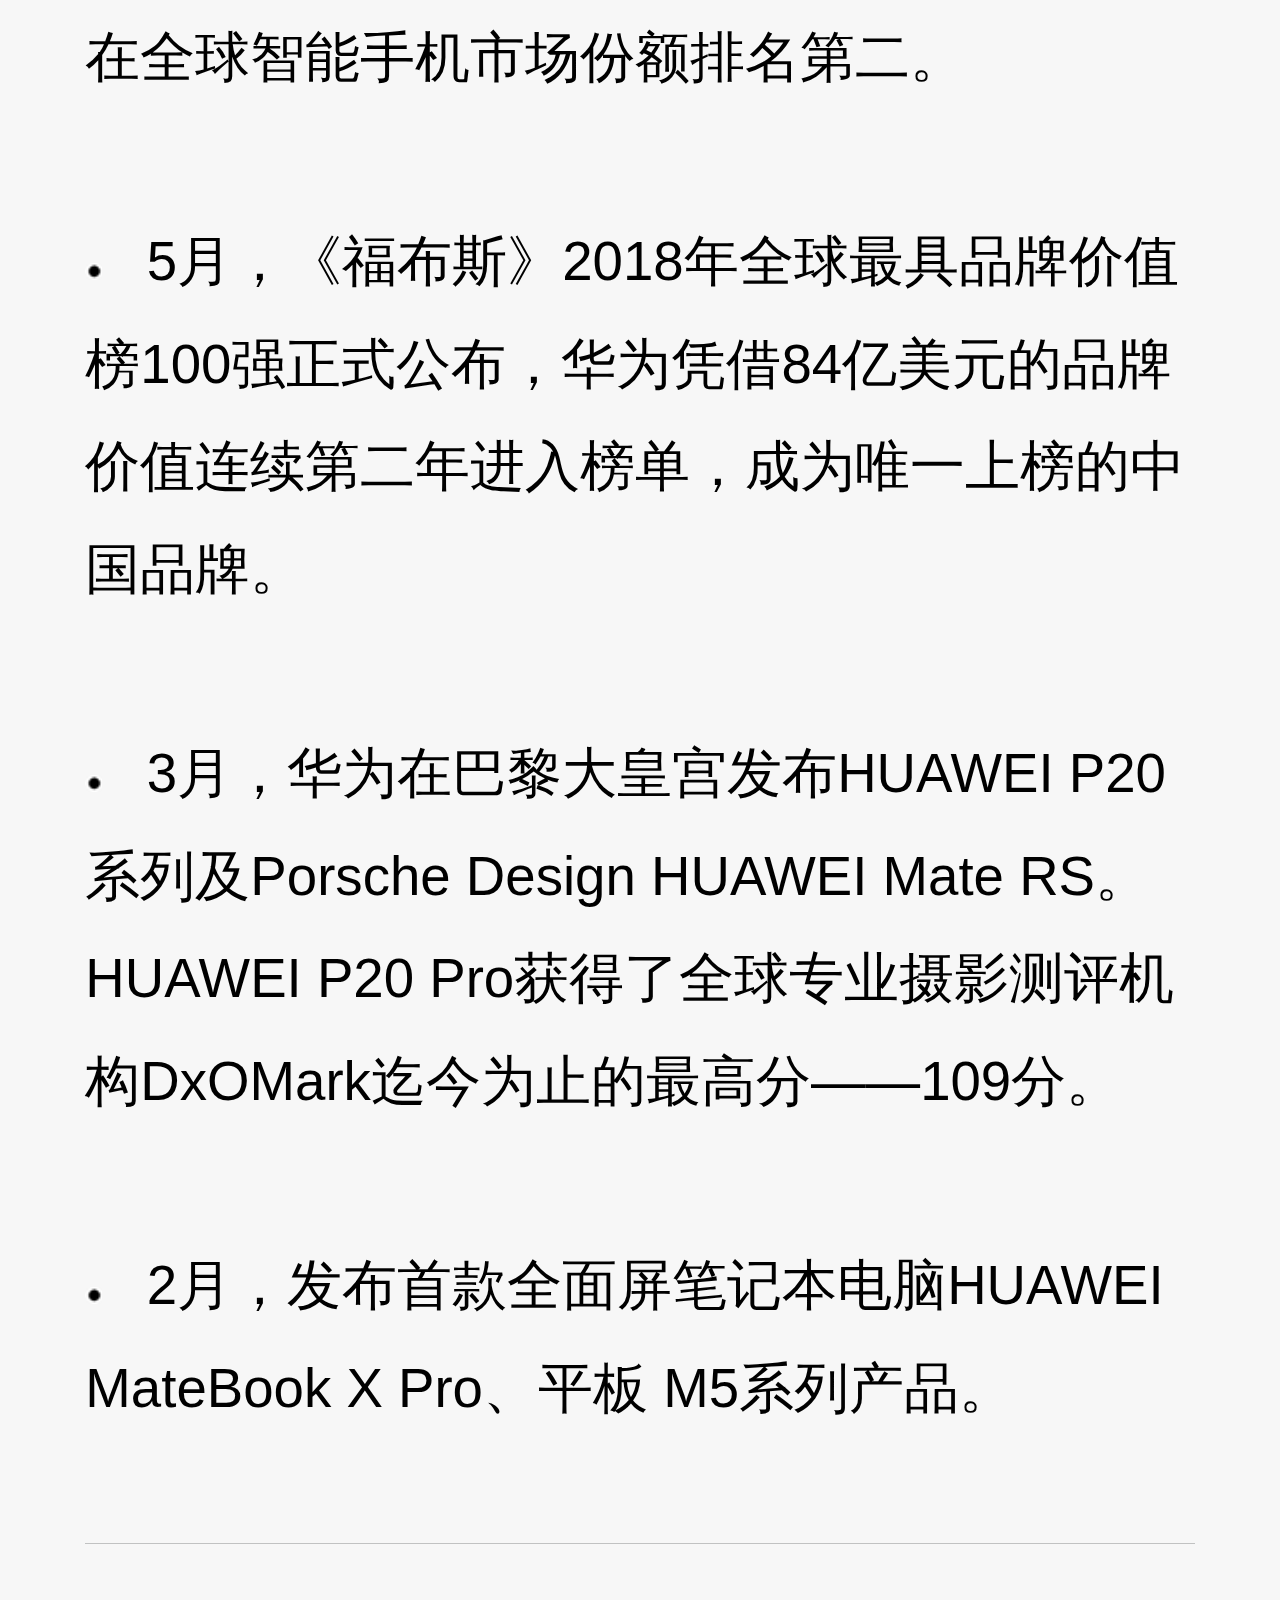
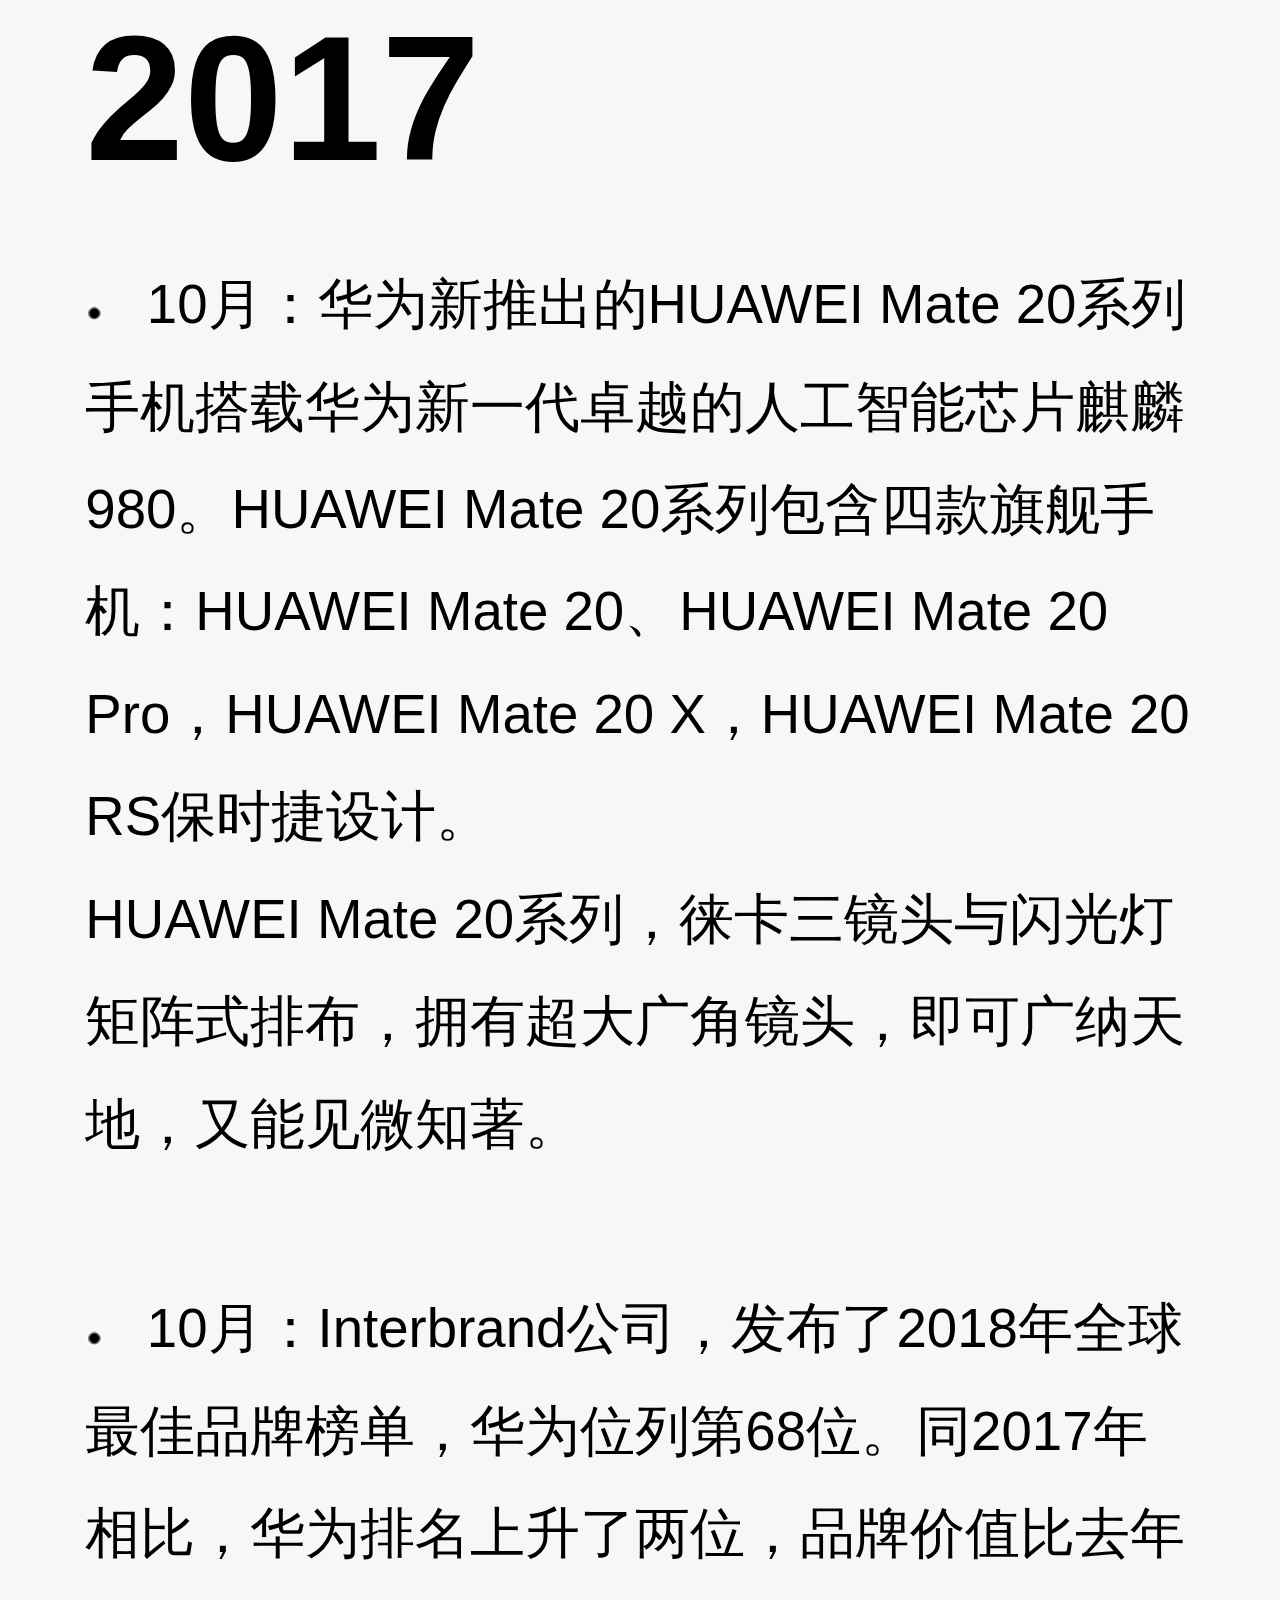
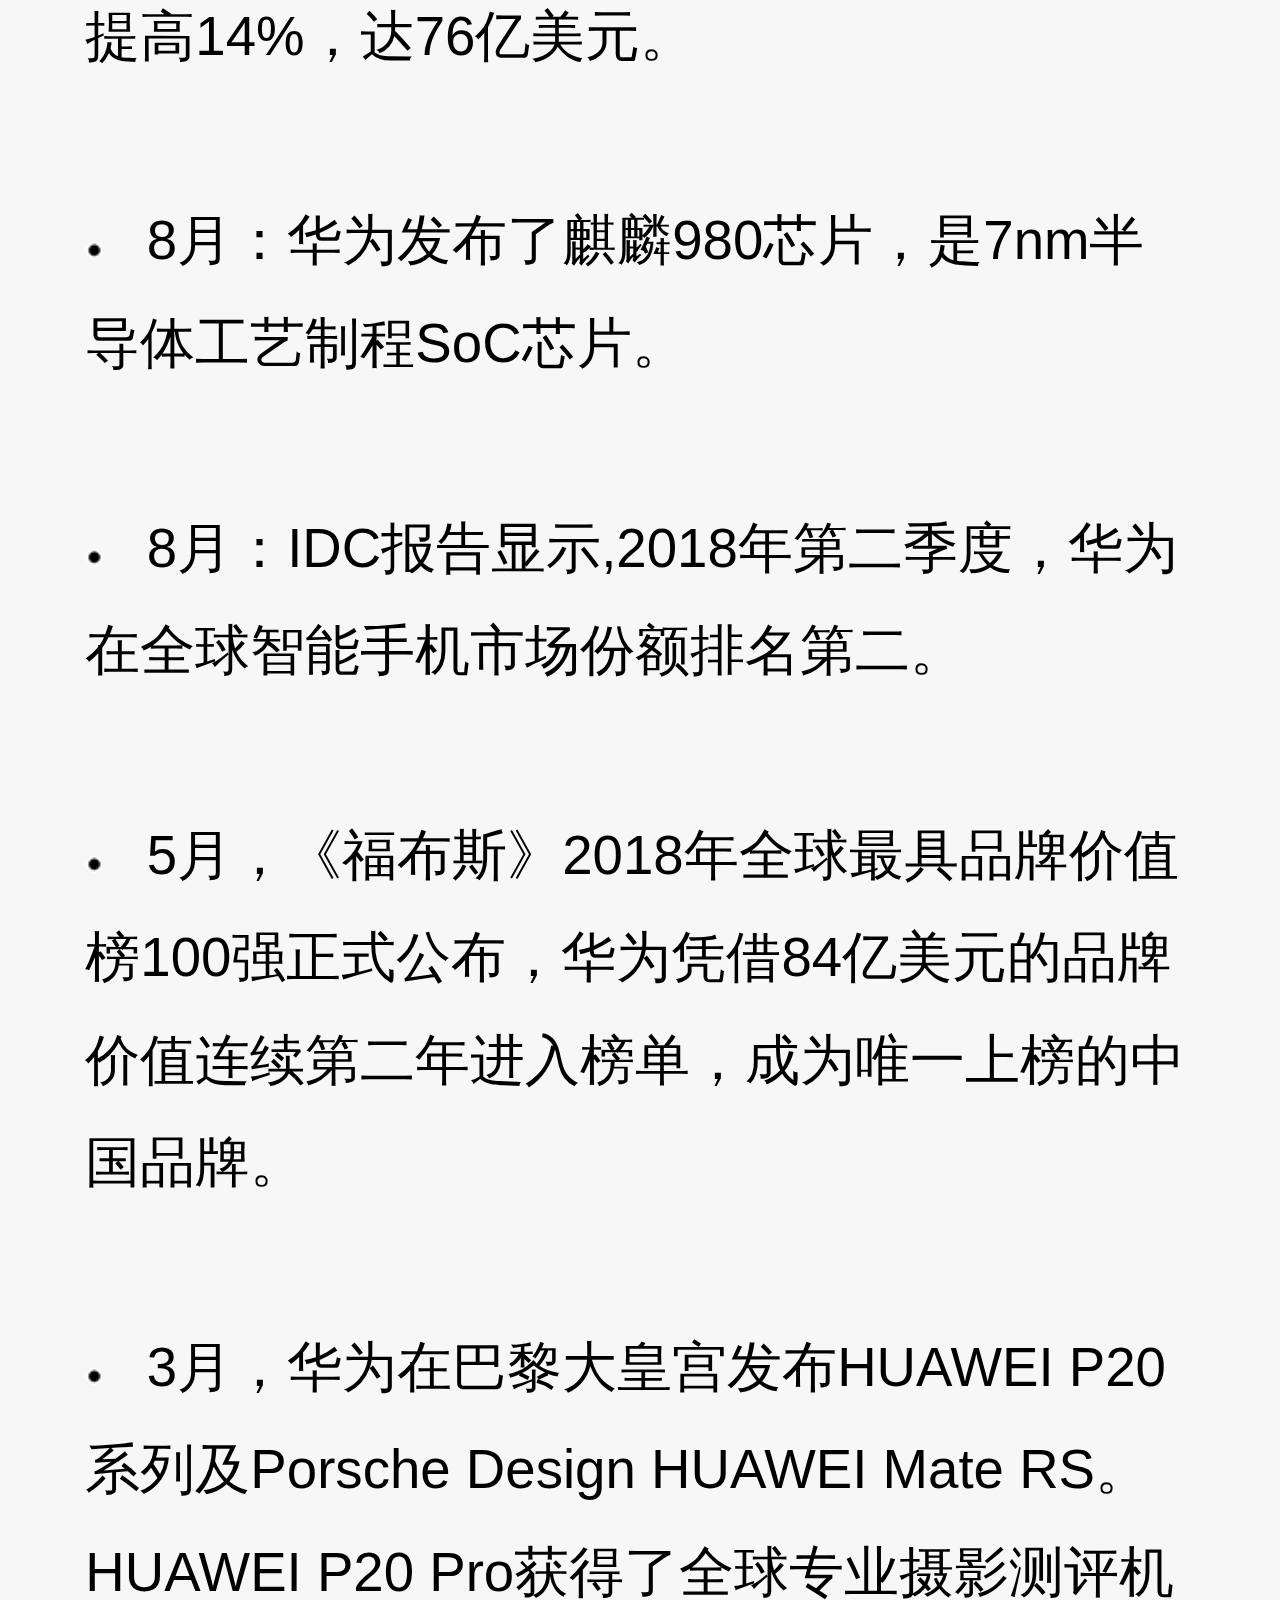
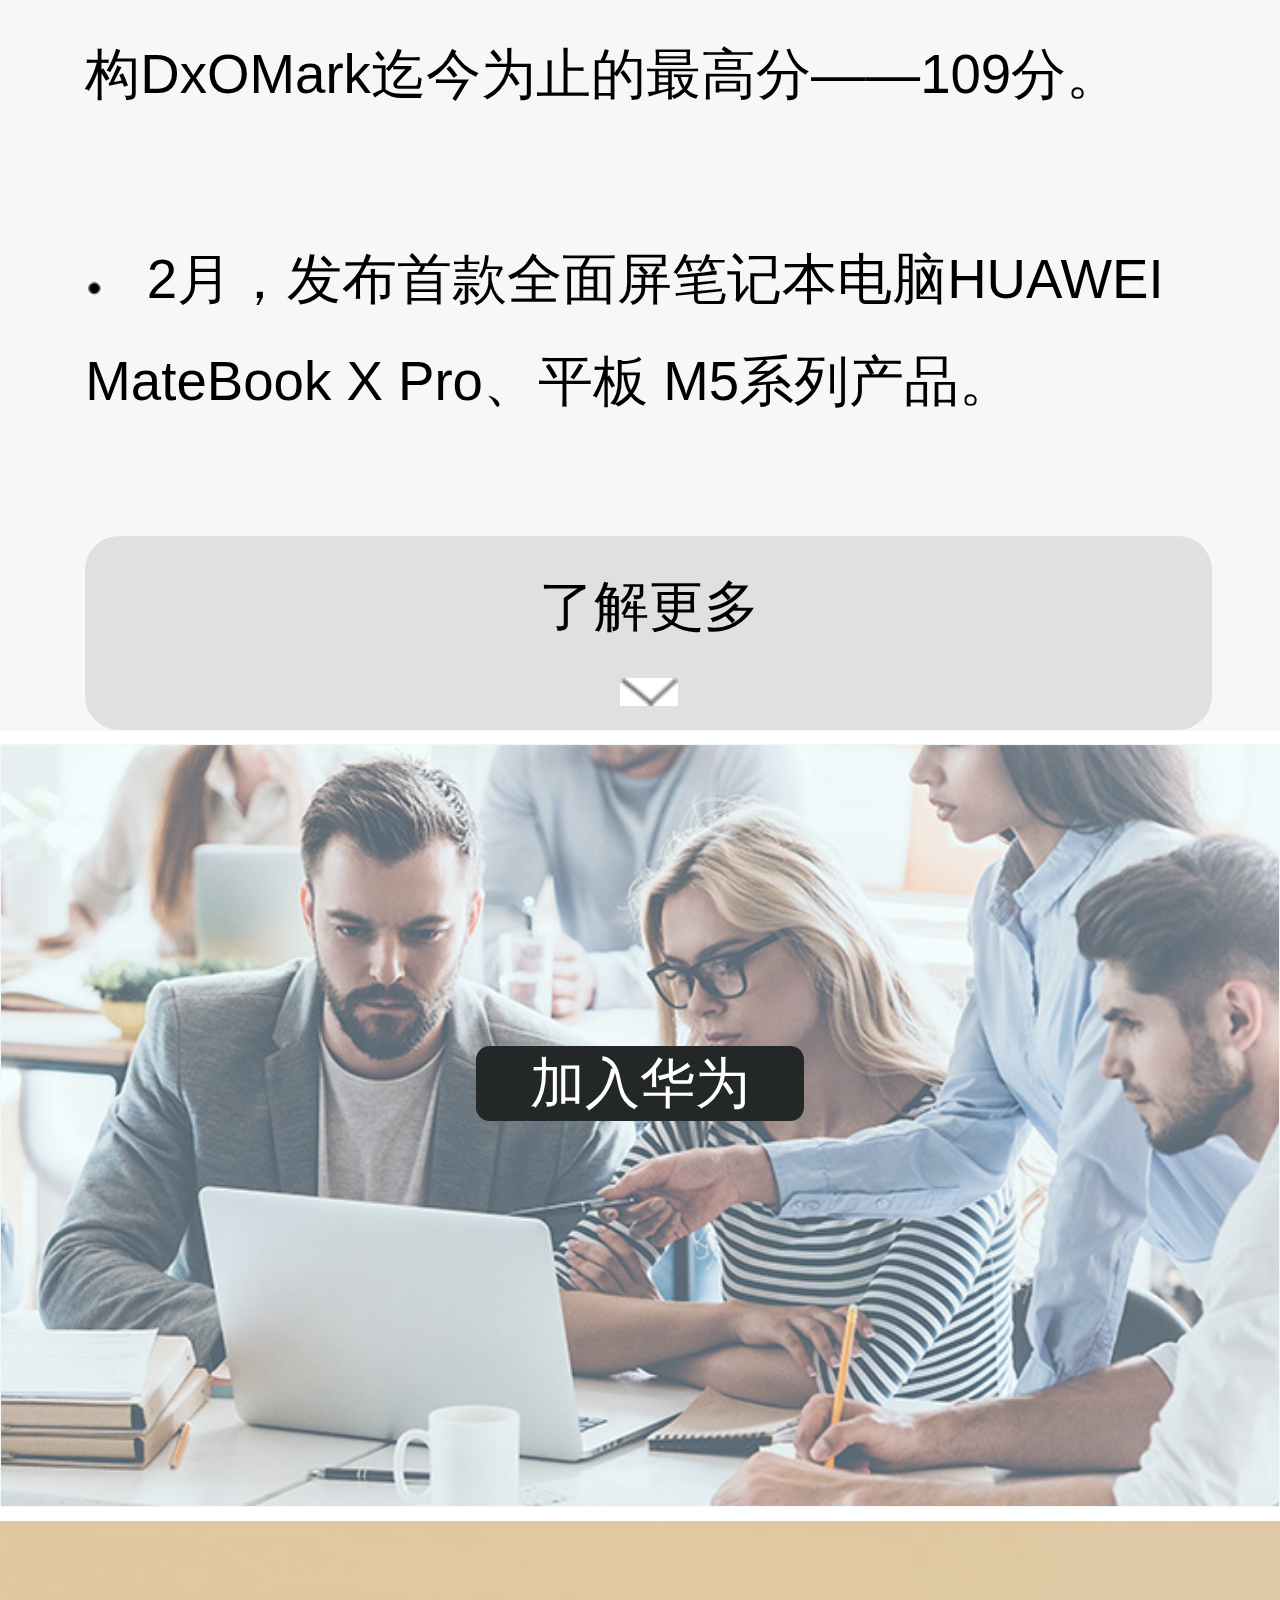
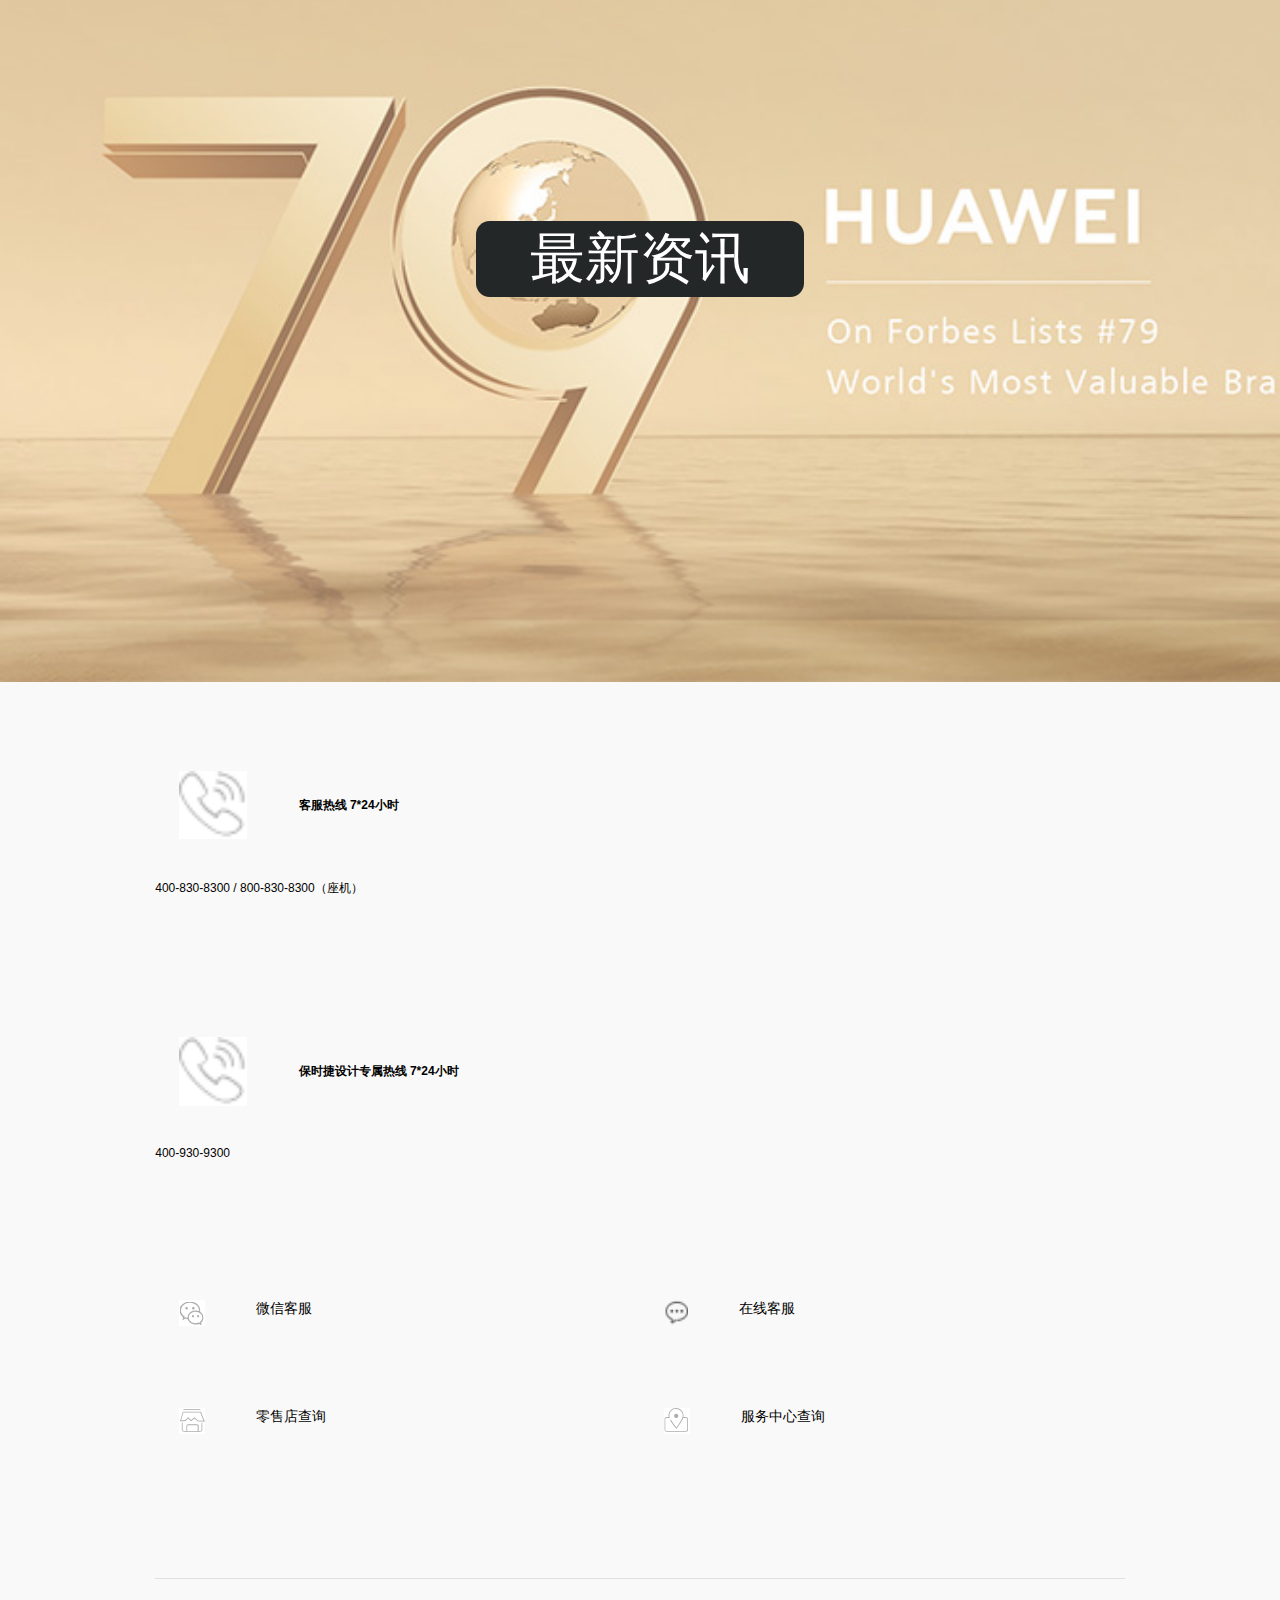
<file: about.html>
<!DOCTYPE html>
<html lang="en">
<head>
    <meta charset="UTF-8">
    <meta name="viewport" content="width=device-width, initial-scale=1.0">
    <title>关于我们</title>
    <link rel="stylesheet" href="css/common.css">
    <link rel="stylesheet" href="css/about.css">
</head>
<body>
<header>
    <div class="menu">
        <img src="img/menu.png" width="26" height="20" alt="">
    </div>
    <div class="logo"><a href="index.html"><img src="img/logo.png" width="137" height="31" alt=""></a></div>
    <div class="vmall"><a href="javascript:;"><img src="img/vmall.png" width="31" height="31" alt=""></a></div>
</header>
<section>
    <div class="wrap">
        <div class="about-us about_pic">
            <h1>让创造更有价值</h1>
            <a href="">
                <pan>观看视屏</pan>
                <i></i>
            </a>
        </div>
        <div class="about-us about-us_overview">
            <h2>华为是谁</h2>
            <p>华为是全球领先的ICT（信息与通信）基础设施和智能终端提供商，致力于把数字世界带入每个人、每个家庭、每个组织，构建万物互联的智能世界。我们在通信网络、IT、智能终端和云服务等领域为客户提供有竞争力、安全可信赖的产品、解决方案与服务，与生态伙伴开放合作，持续为客户创造价值，释放个人潜能，丰富家庭生活，激发组织创新。华为坚持围绕客户需求持续创新，加大基础研究投入，厚积薄发，推动世界进步。</p>
            <img src="img/img-feature1-mob.png" alt="">
        </div>
        <div class="about-us about-us_customer">
            <h2>关于华为消费者业务</h2>
            <p>消费者业务是华为三大业务之一，产品全面覆盖手机、个人电脑和平板电脑、可穿戴设备、移动宽带终端、家庭终端和消费者云等，是全球第三大智能手机厂商。基于华为三十多年通讯行业的深厚沉淀，凭借自身的全球化网络优势、全球化运营能力和全球化合作伙伴，华为消费者业务致力于将最新的科技带给消费者，让世界各地更多的人享受到技术进步的喜悦，以行践言，实现梦想。</p>
        </div>
        <div class="about-us about-us_big-event">
            <h2>大事记</h2>
            <div class="item_cnt">
                <dl class="event_item">
                    <dt><b>2018</b></dt>
                    <dd>10月：华为新推出的HUAWEI Mate 20系列手机搭载华为新一代卓越的人工智能芯片麒麟980。HUAWEI Mate 20系列包含四款旗舰手机：HUAWEI Mate 20、HUAWEI Mate 20 Pro，HUAWEI Mate 20 X，HUAWEI Mate 20 RS保时捷设计。<br />
                        HUAWEI Mate 20系列，徕卡三镜头与闪光灯矩阵式排布，拥有超大广角镜头，即可广纳天地，又能见微知著。</dd>
                    <dd>10月：Interbrand公司，发布了2018年全球最佳品牌榜单，华为位列第68位。同2017年相比，华为排名上升了两位，品牌价值比去年提高14%，达76亿美元。</dd>
                    <dd>8月：华为发布了麒麟980芯片，是7nm半导体工艺制程SoC芯片。</dd>
                    <dd>8月：IDC报告显示,2018年第二季度，华为在全球智能手机市场份额排名第二。</dd>
                    <dd>5月，《福布斯》2018年全球最具品牌价值榜100强正式公布，华为凭借84亿美元的品牌价值连续第二年进入榜单，成为唯一上榜的中国品牌。</dd>
                    <dd>3月，华为在巴黎大皇宫发布HUAWEI P20系列及Porsche Design HUAWEI Mate RS。HUAWEI P20 Pro获得了全球专业摄影测评机构DxOMark迄今为止的最高分——109分。</dd>
                    <dd>2月，发布首款全面屏笔记本电脑HUAWEI MateBook X Pro、平板 M5系列产品。 </dd>
                </dl>
                <dl class="event_item">
                    <dt><b>2017</b></dt>
                    <dd>10月：华为新推出的HUAWEI Mate 20系列手机搭载华为新一代卓越的人工智能芯片麒麟980。HUAWEI Mate 20系列包含四款旗舰手机：HUAWEI Mate 20、HUAWEI Mate 20 Pro，HUAWEI Mate 20 X，HUAWEI Mate 20 RS保时捷设计。<br />
                        HUAWEI Mate 20系列，徕卡三镜头与闪光灯矩阵式排布，拥有超大广角镜头，即可广纳天地，又能见微知著。</dd>
                    <dd>10月：Interbrand公司，发布了2018年全球最佳品牌榜单，华为位列第68位。同2017年相比，华为排名上升了两位，品牌价值比去年提高14%，达76亿美元。</dd>
                    <dd>8月：华为发布了麒麟980芯片，是7nm半导体工艺制程SoC芯片。</dd>
                    <dd>8月：IDC报告显示,2018年第二季度，华为在全球智能手机市场份额排名第二。</dd>
                    <dd>5月，《福布斯》2018年全球最具品牌价值榜100强正式公布，华为凭借84亿美元的品牌价值连续第二年进入榜单，成为唯一上榜的中国品牌。</dd>
                    <dd>3月，华为在巴黎大皇宫发布HUAWEI P20系列及Porsche Design HUAWEI Mate RS。HUAWEI P20 Pro获得了全球专业摄影测评机构DxOMark迄今为止的最高分——109分。</dd>
                    <dd>2月，发布首款全面屏笔记本电脑HUAWEI MateBook X Pro、平板 M5系列产品。 </dd>
                </dl>
            </div>
            <div class="watch_more">
                <span>了解更多</span>
                <img src="img/news_down.png" alt="">
            </div>
        </div>
        <div class="join-us">
            <a href="">加入华为</a>
        </div>
        <div class="hot">
            <a href="">最新资讯</a>
        </div>
    </div>
    <div class="hide_box">
        <ul class="hideCnt01">
            <li class="hide_list">
                <div class="hide_menu clearfix">
                    <span>智能手机</span>
                    <i class="down"></i>
                </div>
                <div class="hide_p">
                    <ul>
                        <li>
                            <a href="javascript:;">
                                <img src="img/p30pro_nav_skyblue.png" alt="">
                                <span>HUAWEI P30 Pro</span>
                            </a>
                        </li>
                        <li>
                            <a href="javascript:;">
                                <img src="img/mate-20-pro.png" alt="">
                                <span>HUAWEI Mate 20 Pro</span>
                            </a>
                        </li>
                        <li>
                            <a href="javascript:;">
                                <img src="img/p30pro_nav_skyblue.png" alt="">
                                <span>HUAWEI nova 4</span>
                            </a>
                        </li>
                        <li>
                            <a href="javascript:;">
                                <img src="img/mate-20-pro.png" alt="">
                                <span>华为畅享 9S</span>
                            </a>
                        </li>
                        <li class="link_more"><a href="phone.html">查看全部智能手机</a></li>
                    </ul>
                </div>
            </li>
            <li class="hide_list">
                <div class="hide_menu clearfix">
                    <span>笔记本</span>
                    <i class="down"></i>
                </div>
                <div class="hide_p">
                    <ul>
                        <li>
                            <a href="javascript:;">
                                <img src="img/p30pro_nav_skyblue.png" alt="">
                                <span>HUAWEI P30 Pro</span>
                            </a>
                        </li>
                        <li>
                            <a href="javascript:;">
                                <img src="img/mate-20-pro.png" alt="">
                                <span>HUAWEI Mate 20 Pro</span>
                            </a>
                        </li>
                        <li>
                            <a href="javascript:;">
                                <img src="img/p30pro_nav_skyblue.png" alt="">
                                <span>HUAWEI nova 4</span>
                            </a>
                        </li>
                        <li>
                            <a href="javascript:;">
                                <img src="img/mate-20-pro.png" alt="">
                                <span>华为畅享 9S</span>
                            </a>
                        </li>
                        <li class="link_more"><a href="javascript:;">查看全部智能手机</a></li>
                    </ul>
                </div>
            </li>
            <li class="hide_list">
                <div class="hide_menu clearfix">
                    <span>平板</span>
                    <i class="down"></i>
                </div>
                <div class="hide_p">
                    <ul>
                        <li>
                            <a href="javascript:;">
                                <img src="img/p30pro_nav_skyblue.png" alt="">
                                <span>HUAWEI P30 Pro</span>
                            </a>
                        </li>
                        <li>
                            <a href="javascript:;">
                                <img src="img/mate-20-pro.png" alt="">
                                <span>HUAWEI Mate 20 Pro</span>
                            </a>
                        </li>
                        <li>
                            <a href="javascript:;">
                                <img src="img/p30pro_nav_skyblue.png" alt="">
                                <span>HUAWEI nova 4</span>
                            </a>
                        </li>
                        <li>
                            <a href="javascript:;">
                                <img src="img/mate-20-pro.png" alt="">
                                <span>华为畅享 9S</span>
                            </a>
                        </li>
                        <li class="link_more"><a href="javascript:;">查看全部智能手机</a></li>
                    </ul>
                </div>
            </li>
            <li class="hide_list">
                <div class="hide_menu clearfix">
                    <span>智能穿戴</span>
                    <i class="down"></i>
                </div>
                <div class="hide_p">
                    <ul>
                        <li>
                            <a href="javascript:;">
                                <img src="img/p30pro_nav_skyblue.png" alt="">
                                <span>HUAWEI P30 Pro</span>
                            </a>
                        </li>
                        <li>
                            <a href="javascript:;">
                                <img src="img/mate-20-pro.png" alt="">
                                <span>HUAWEI Mate 20 Pro</span>
                            </a>
                        </li>
                        <li>
                            <a href="javascript:;">
                                <img src="img/p30pro_nav_skyblue.png" alt="">
                                <span>HUAWEI nova 4</span>
                            </a>
                        </li>
                        <li>
                            <a href="javascript:;">
                                <img src="img/mate-20-pro.png" alt="">
                                <span>华为畅享 9S</span>
                            </a>
                        </li>
                        <li class="link_more"><a href="javascript:;">查看全部智能手机</a></li>
                    </ul>
                </div>
            </li>
            <li class="hide_list">
                <div class="hide_menu clearfix">
                    <span>智能家园</span>
                    <i class="down"></i>
                </div>
                <div class="hide_p">
                    <ul>
                        <li>
                            <a href="javascript:;">
                                <img src="img/p30pro_nav_skyblue.png" alt="">
                                <span>HUAWEI P30 Pro</span>
                            </a>
                        </li>
                        <li>
                            <a href="javascript:;">
                                <img src="img/mate-20-pro.png" alt="">
                                <span>HUAWEI Mate 20 Pro</span>
                            </a>
                        </li>
                        <li>
                            <a href="javascript:;">
                                <img src="img/p30pro_nav_skyblue.png" alt="">
                                <span>HUAWEI nova 4</span>
                            </a>
                        </li>
                        <li>
                            <a href="javascript:;">
                                <img src="img/mate-20-pro.png" alt="">
                                <span>华为畅享 9S</span>
                            </a>
                        </li>
                        <li class="link_more"><a href="javascript:;">查看全部智能手机</a></li>
                    </ul>
                </div>
            </li>
            <li class="hide_list">
                <div class="hide_menu clearfix">
                    <span>更多产品</span>
                    <i class="down"></i>
                </div>
                <div class="hide_p">
                    <ul>
                        <li>
                            <a href="javascript:;">
                                <img src="img/p30pro_nav_skyblue.png" alt="">
                                <span>HUAWEI P30 Pro</span>
                            </a>
                        </li>
                        <li>
                            <a href="javascript:;">
                                <img src="img/mate-20-pro.png" alt="">
                                <span>HUAWEI Mate 20 Pro</span>
                            </a>
                        </li>
                        <li>
                            <a href="javascript:;">
                                <img src="img/p30pro_nav_skyblue.png" alt="">
                                <span>HUAWEI nova 4</span>
                            </a>
                        </li>
                        <li>
                            <a href="javascript:;">
                                <img src="img/mate-20-pro.png" alt="">
                                <span>华为畅享 9S</span>
                            </a>
                        </li>
                        <li class="link_more"><a href="javascript:;">查看全部智能手机</a></li>
                    </ul>
                </div>
            </li>
            <li class="hide_list">
                <div class="hide_menu clearfix">
                    <span>软件应用</span>
                    <i class="down"></i>
                </div>
                <div class="hide_p">
                    <ul>
                        <li>
                            <a href="javascript:;">
                                <img src="img/p30pro_nav_skyblue.png" alt="">
                                <span>HUAWEI P30 Pro</span>
                            </a>
                        </li>
                        <li>
                            <a href="javascript:;">
                                <img src="img/mate-20-pro.png" alt="">
                                <span>HUAWEI Mate 20 Pro</span>
                            </a>
                        </li>
                        <li>
                            <a href="javascript:;">
                                <img src="img/p30pro_nav_skyblue.png" alt="">
                                <span>HUAWEI nova 4</span>
                            </a>
                        </li>
                        <li>
                            <a href="javascript:;">
                                <img src="img/mate-20-pro.png" alt="">
                                <span>华为畅享 9S</span>
                            </a>
                        </li>
                        <li class="link_more"><a href="javascript:;">查看全部智能手机</a></li>
                    </ul>
                </div>
            </li>
            <li class="hide_list">
                <div class="hide_menu clearfix">
                    <a href="support.html">服务与支持</a>
                </div>
            </li>
            <li>
                <div class="login_reg">
                    <img src="img/user.png" alt="">
                    <div>
                        <a href="login.html">登录</a>
                        <a href="reg.html">/注册</a>
                    </div>
                </div>
            </li>
            <li class="search">
                <img src="img/search.png" alt="">
                <span>输入更多关键词搜索</span>
            </li>
        </ul>
        <div class="hideCnt02">
            <div class="hide_part hide_person">
                <span>个人用户</span>
                <p>手机，PC和平板，穿戴设备等个人及家用产品</p>
            </div>
            <div class="hide_part hide_group">
                <a href="javascript:;">
                    <span>个人用户<i></i></span>
                    <p>手机，PC和平板，穿戴设备等个人及家用产品</p>
                </a>
            </div>
            <div class="hide_part hide_company">
                <a href="javascript:;">
                    <span>个人用户<i></i></span>
                    <p>手机，PC和平板，穿戴设备等个人及家用产品</p>
                </a>
            </div>
            <div class="hide_part hide_operator">
                <a href="javascript:;">
                    <span>个人用户<i></i></span>
                    <p>手机，PC和平板，穿戴设备等个人及家用产品</p>
                </a>
            </div>
        </div>
        <div class="consumer_web">
            <span>消费者业务网站</span>
            <i class="down" style="border-top-color: #fff;"></i>
        </div>
    </div>
</section>
<div class="footer">
    <div class="footer_cnt">
        <div class="service">
            <div class="ser_part">
                <div class="tit"><img src="img/tel.png" alt=""><span>客服热线 7*24小时</span></div>
                <div class="tel">400-830-8300 / 800-830-8300（座机）</div>
            </div>
            <div class="ser_part">
                <div class="tit"><img src="img/tel.png" alt=""><span>保时捷设计专属热线 7*24小时</span></div>
                <div class="tel">400-930-9300</div>
            </div>
            <div class="ser_item_list">
                <div class="ser_item">
                    <img src="img/wechat.png" width="26" height="26" alt="">
                    <span>微信客服</span>
                </div>
                <div class="ser_item">
                    <img src="img/message.png" width="24" height="26" alt="">
                    <span>在线客服</span>
                </div>
                <div class="ser_item">
                    <img src="img/store.png" width="26" height="26" alt="">
                    <span>零售店查询</span>
                </div>
                <div class="ser_item">
                    <img src="img/place.png" width="26" height="26" alt="">
                    <span>服务中心查询</span>
                </div>
            </div>
        </div>
        <ul class="ft_menu">
            <li>
                <div class="menu_tit"><span>购买产品</span><i class="down"></i></div>
                <ul class="lists">
                    <li><a href="phone.html">智能手机</a></li>
                    <li><a href="javascript:;">笔记本</a></li>
                    <li><a href="javascript:;">平板</a></li>
                    <li><a href="javascript:;">智能穿戴</a></li>
                    <li><a href="javascript:;">智能家居</a></li>
                    <li><a href="javascript:;">移动宽带</a></li>
                    <li><a href="javascript:;">配件</a></li>
                </ul>
            </li>
            <li>
                <div class="menu_tit"><span>服务与支持</span><i class="down"></i></div>
                <ul class="lists">
                    <li><a href="javascript:;">问卷调查</a></li>
                    <li><a href="javascript:;">保修政策</a></li>
                    <li><a href="javascript:;">预约服务</a></li>
                    <li><a href="javascript:;">寄修服务</a></li>
                    <li><a href="javascript:;">保修状态查询</a></li>
                    <li><a href="javascript:;">维修备件价格</a></li>
                    <li><a href="javascript:;">维修进度查询</a></li>
                    <li><a href="javascript:;">联系我们</a></li>
                </ul>
            </li>
            <li>
                <div class="menu_tit"><span>应用与下载</span><i class="down"></i></div>
                <ul class="lists">
                    <li><a href="javascript:;">预置应用公示</a></li>
                    <li><a href="javascript:;">店面元素下载</a></li>
                </ul>
            </li>
            <li>
                <div class="menu_tit"><span>新闻中心</span><i class="down"></i></div>
                <ul class="lists">
                    <li><a href="news.html">华为新闻</a></li>
                    <li><a href="javascript:;">华为视频</a></li>
                </ul>
            </li>
            <li>
                <div class="menu_tit"><span>关于我们</span><i class="down"></i></div>
                <ul class="lists">
                    <li><a href="javascript:;">关于我们</a></li>
                    <li><a href="javascript:;">华为商城</a></li>
                    <li><a href="javascript:;">企业业务</a></li>
                    <li><a href="javascript:;">运营商网络</a></li>
                    <li><a href="javascript:;">华为海洋</a></li>
                    <li><a href="javascript:;">华为集团</a></li>
                    <li><a href="javascript:;">加入华为</a></li>
                    <li><a href="javascript:;">成为合作伙伴</a></li>
                </ul>
            </li>
        </ul>
        <ul class="ft_menu">
            <li>
                <div class="menu_tit">
                    <a href="javascript:;">
                        <span>访问花粉俱乐部</span>
                        <img src="img/club.png" alt="">
                    </a>
                </div>
            </li>
            <li>
                <div class="menu_tit">
                    <a href="javascript:;">
                        <span>访问花粉俱乐部</span>
                        <img src="img/club.png" alt="">
                        <img src="img/sina.png" alt="">
                    </a>
                </div>
            </li>
            <li>
                <div class="menu_tit">
                    <a href="javascript:;">
                        <span>访问花粉俱乐部</span>
                        <img src="img/club.png" alt="">
                        <img src="img/sina.png" alt="">
                    </a>
                </div>
            </li>
        </ul>
        <div class="ft_bottom">
            <ul class="info">
                <li><a href="javascript:;">网站地图</a></li>
                <li><a href="javascript:;">使用条款</a></li>
                <li><a href="javascript:;">隐私</a></li>
                <li><a href="javascript:;">关于cookies</a></li>
                <li><a href="javascript:;">法律信息</a></li>
            </ul>
            <div class="language">
                <img src="img/en.png" alt="">
                <span>China - 简体中文</span>
            </div>
            <p>
                <span>版权所有 © 华为技术有限公司 1998-2019。保留一切权利。 粤</span><a href="javascript:;">A2-20044005</a>
            </p>
        </div>
    </div>
</div>
</body>
</html>
<script type="text/javascript" src="js/jquery-3.3.1.min.js"></script>
<script type="text/javascript" src="js/common.js"></script>
</file>
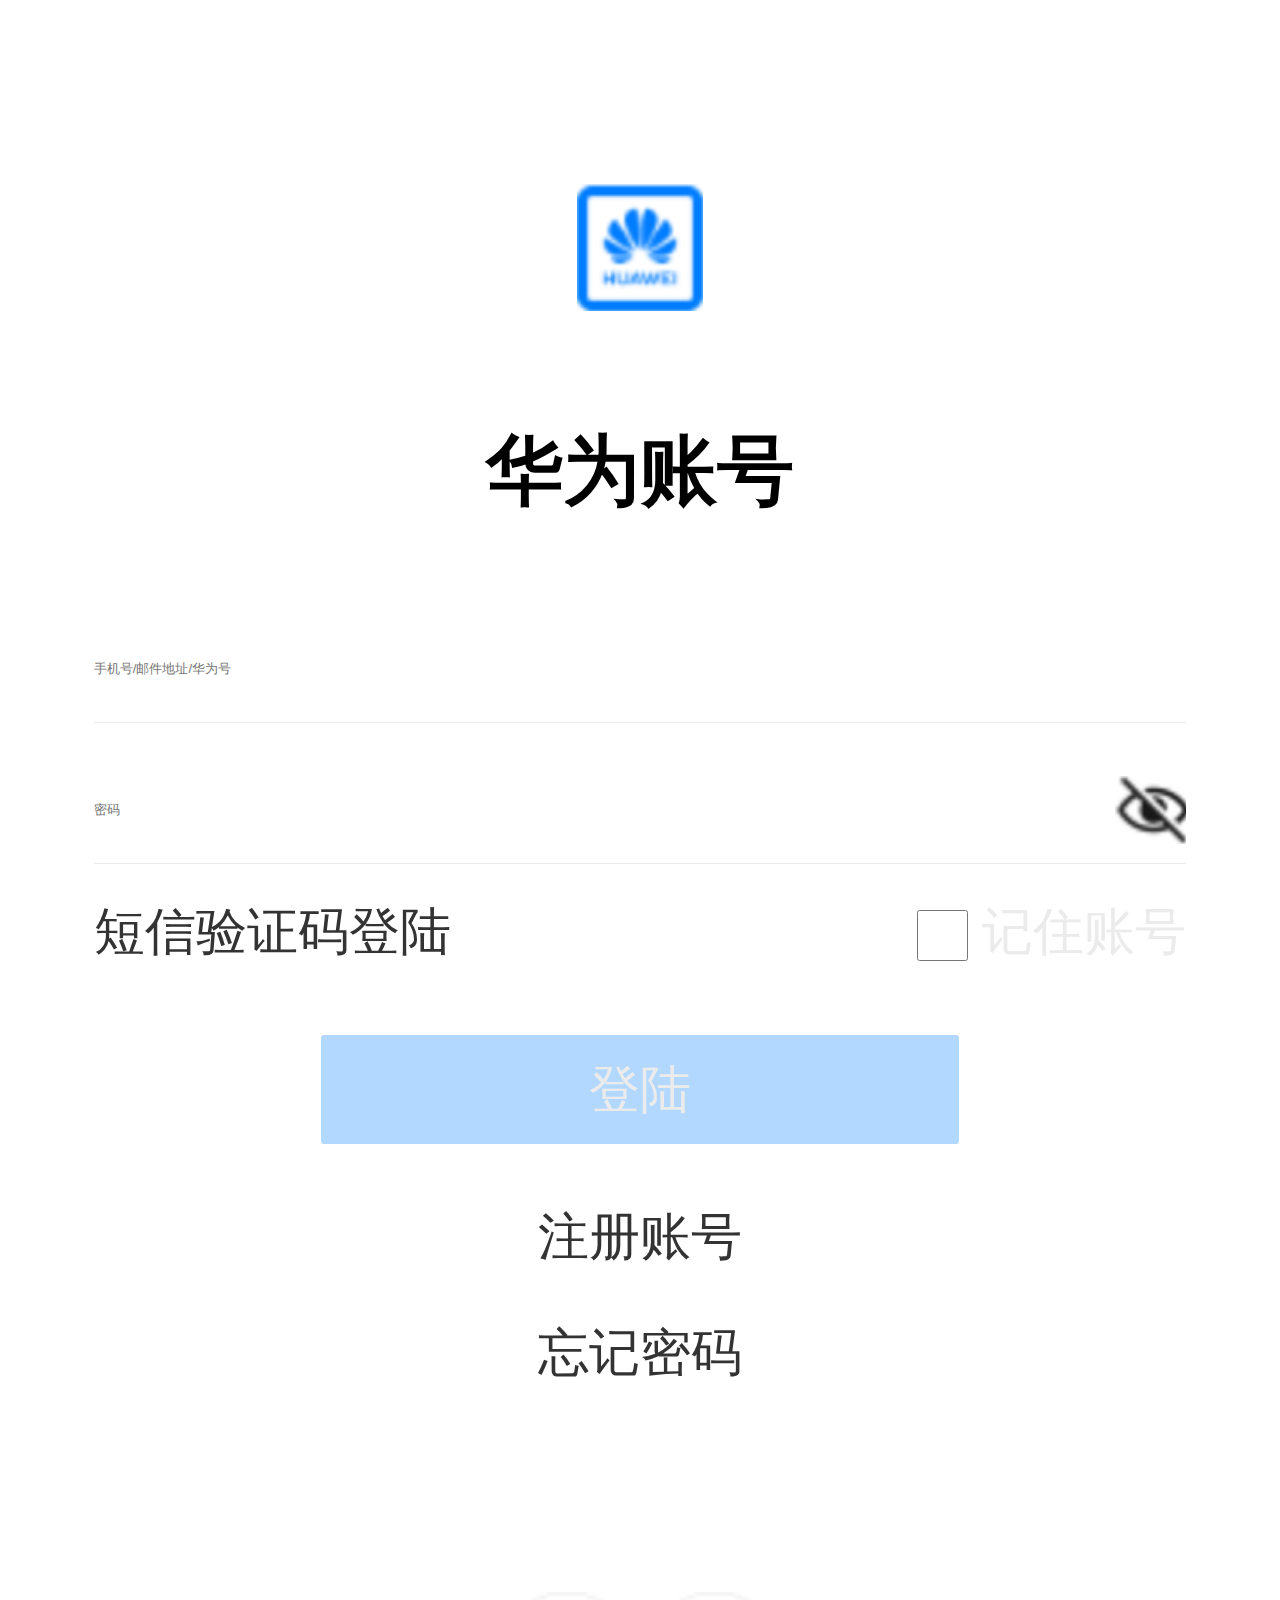
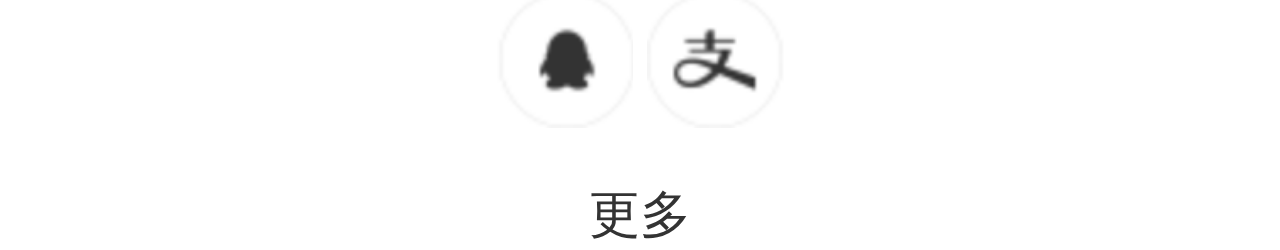
<file: login.html>
<!DOCTYPE html>
<html lang="en">
<head>
    <meta charset="UTF-8">
    <meta name="viewport" content="width=device-width, initial-scale=1.0">
    <title>登陆</title>
    <link rel="stylesheet" href="css/common.css">
    <link rel="stylesheet" href="css/login.css">
</head>
<body>
    <div class="wrap">
        <div class="login_logo">
            <img src="img/huawei.png" alt="">
        </div>
        <h2>华为账号</h2>
        <div class="login">
            <div class="user">
                <input type="text" name="userId" placeholder="手机号/邮件地址/华为号">
            </div>
            <div class="pass" name="userPass">
                <input type="text" placeholder="密码">
                <i></i>
            </div>
            <div class="checkMethod">
                <a href="">短信验证码登陆</a>
                <div class="remeber">
                    <input type="checkbox" name="" id="">
                    <span>记住账号</span>
                </div>
            </div>
            <div class="submit">登陆</div>
        </div>
        <div class="fot">
            <div class="reg_forget">
                <a href="reg.html">注册账号</a>
                <a href="">忘记密码</a>
            </div>
            <div class="other">
                <a href=""><img src="img/qq.png" alt=""></a>
                <a href=""><img src="img/zfb.png" alt=""></a>
            </div>
            <a>更多</a>
        </div>
    </div>
</body>
</html>
</file>
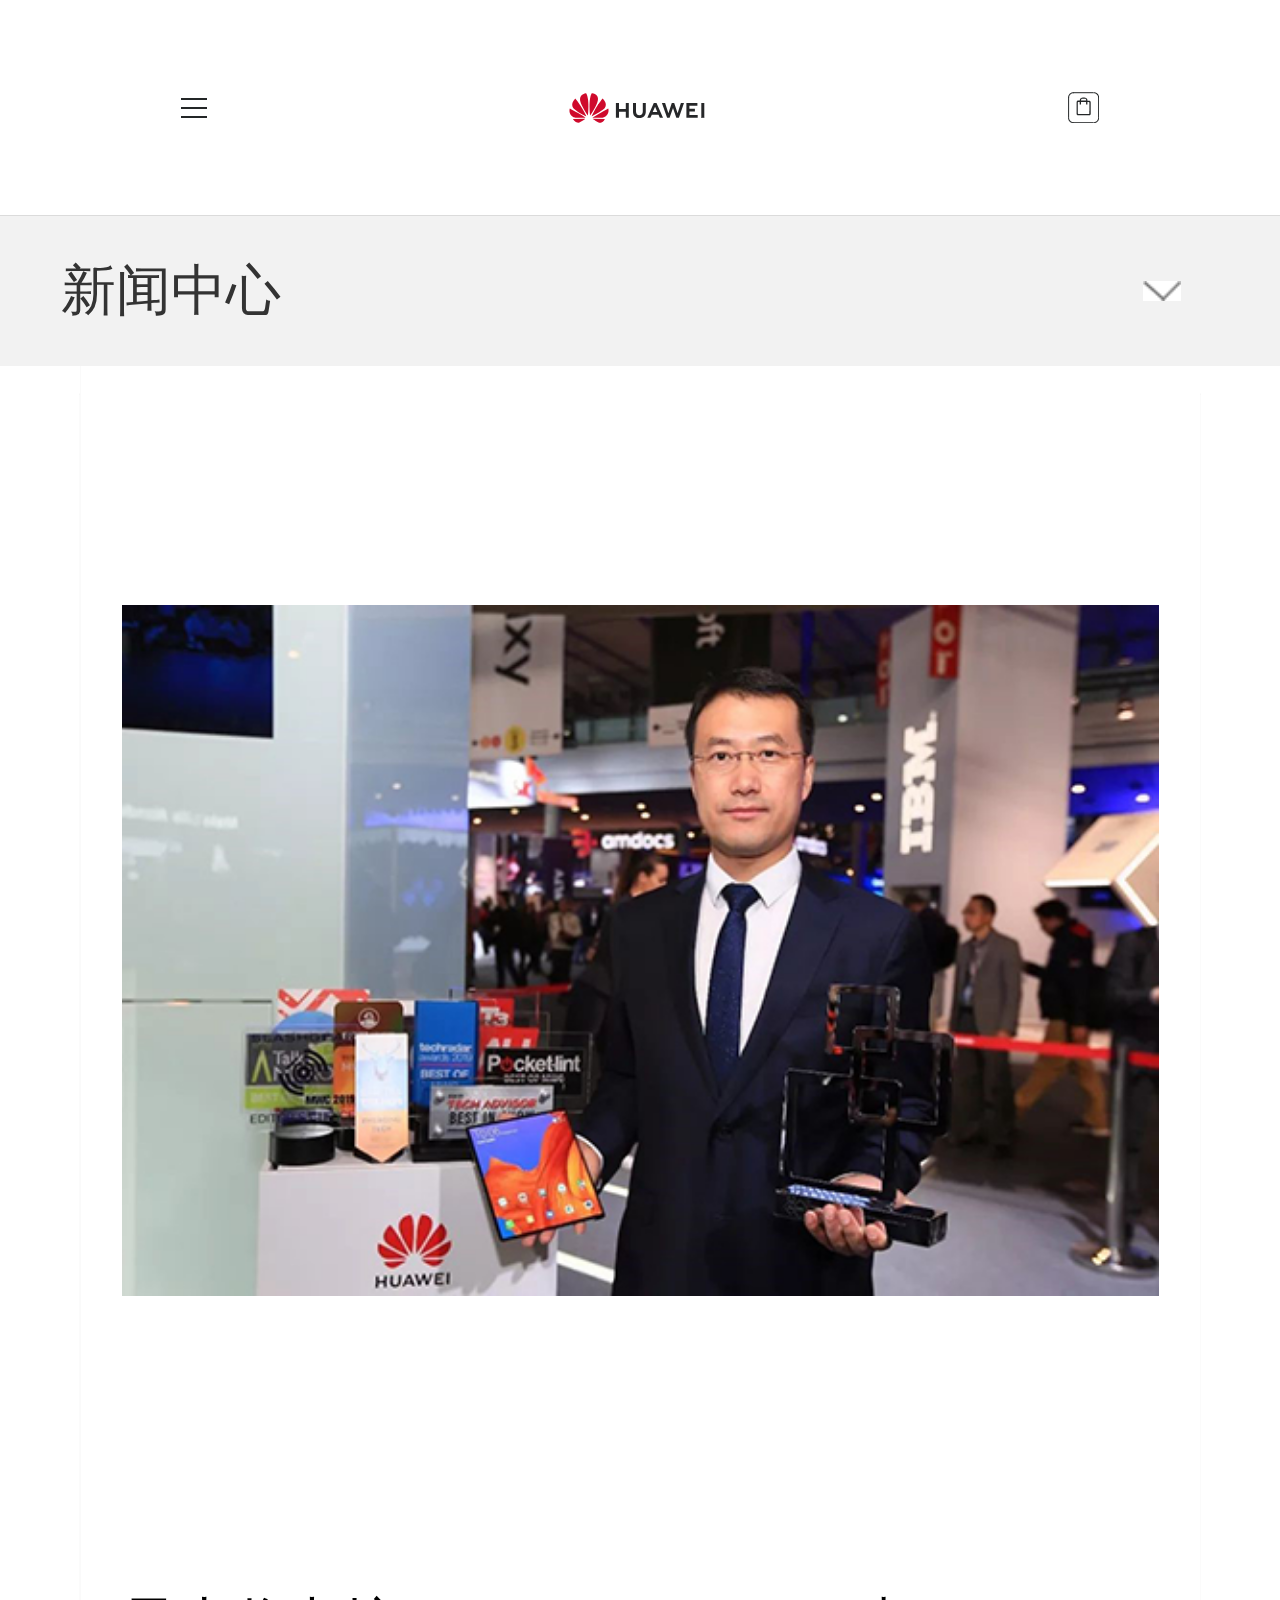
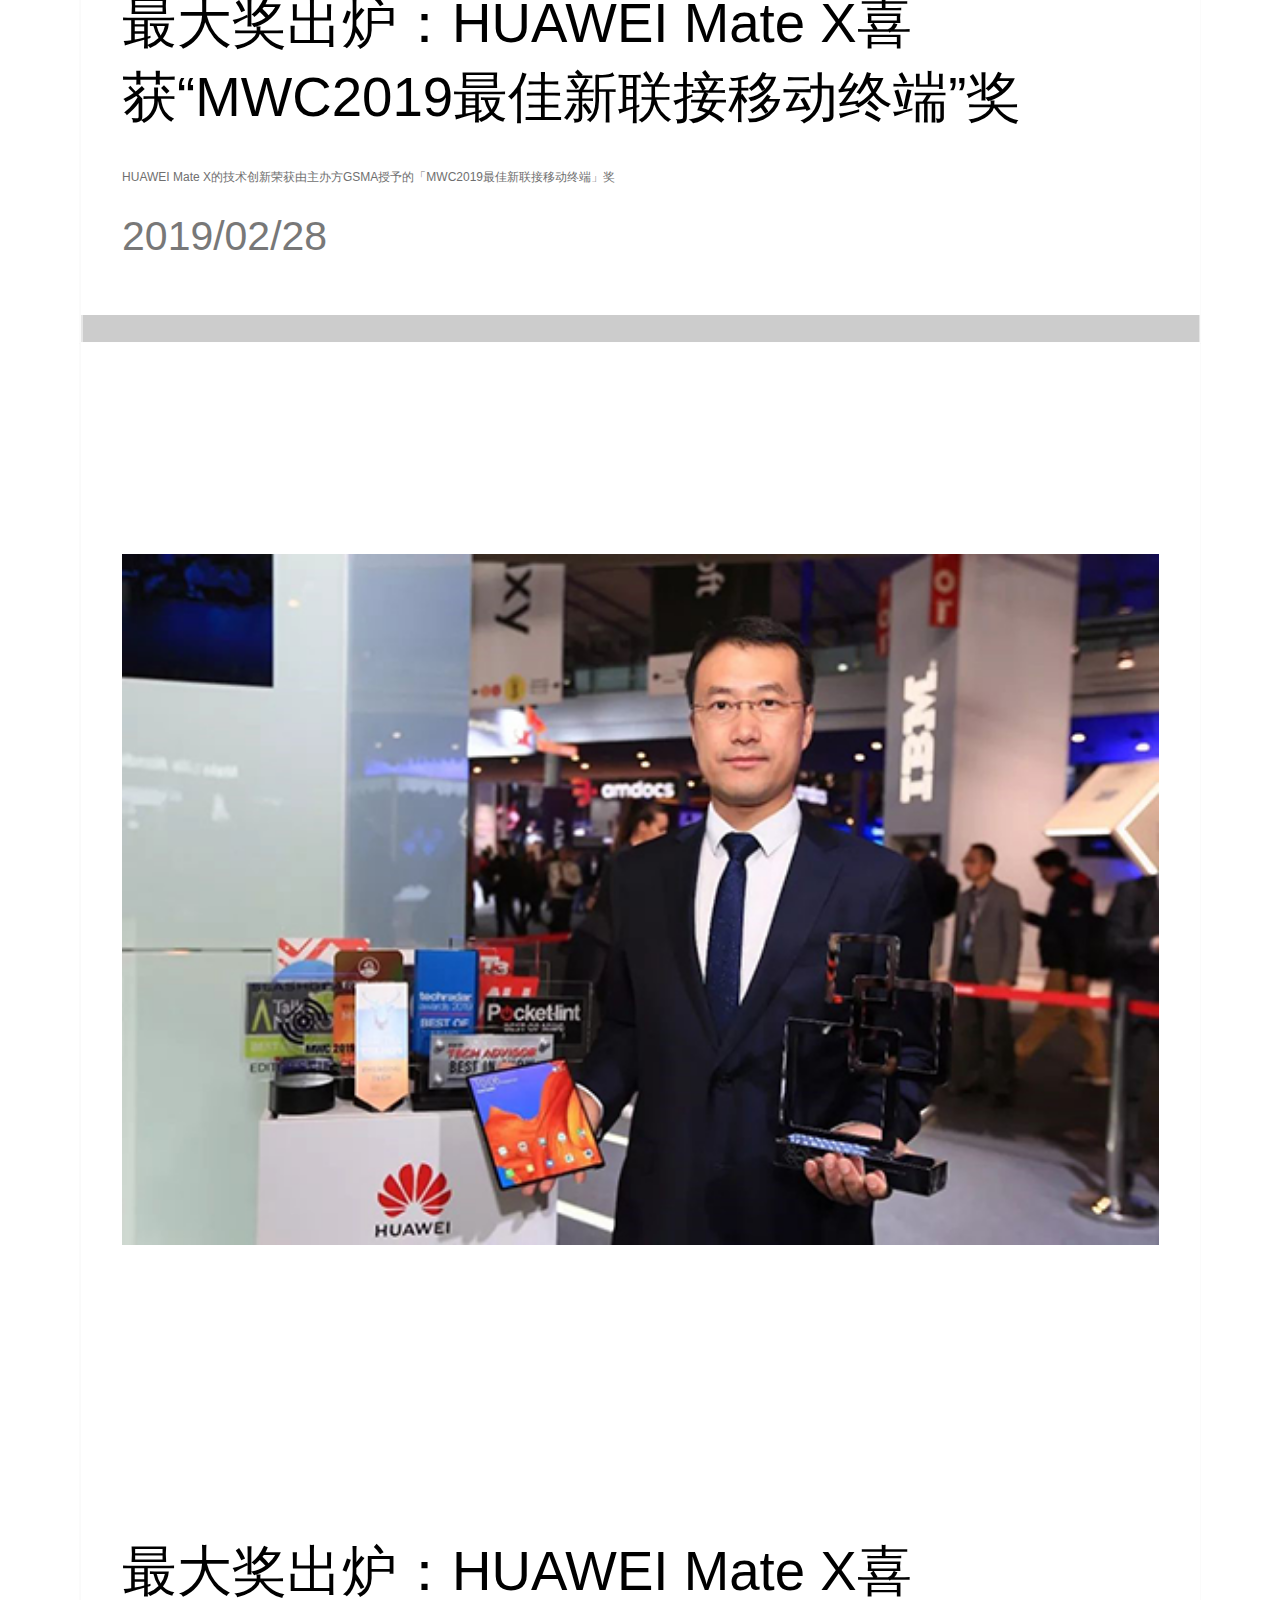
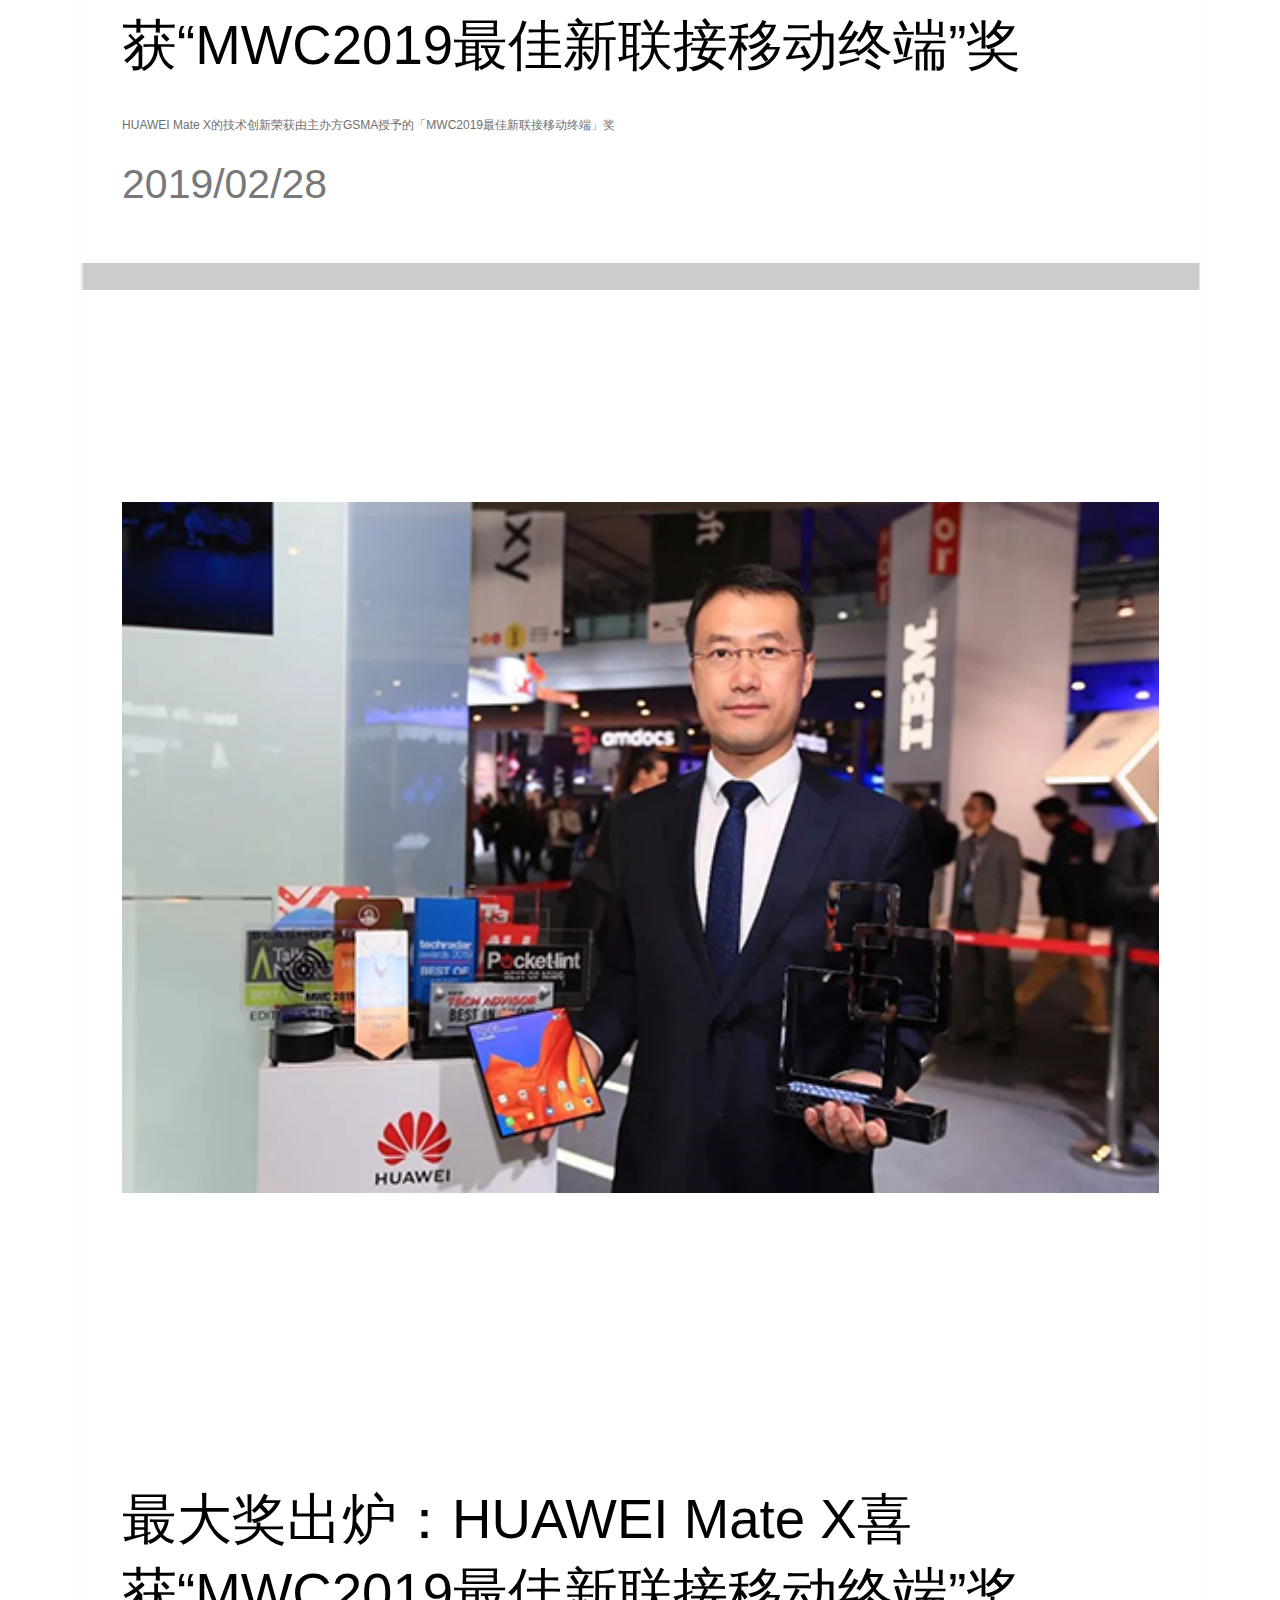
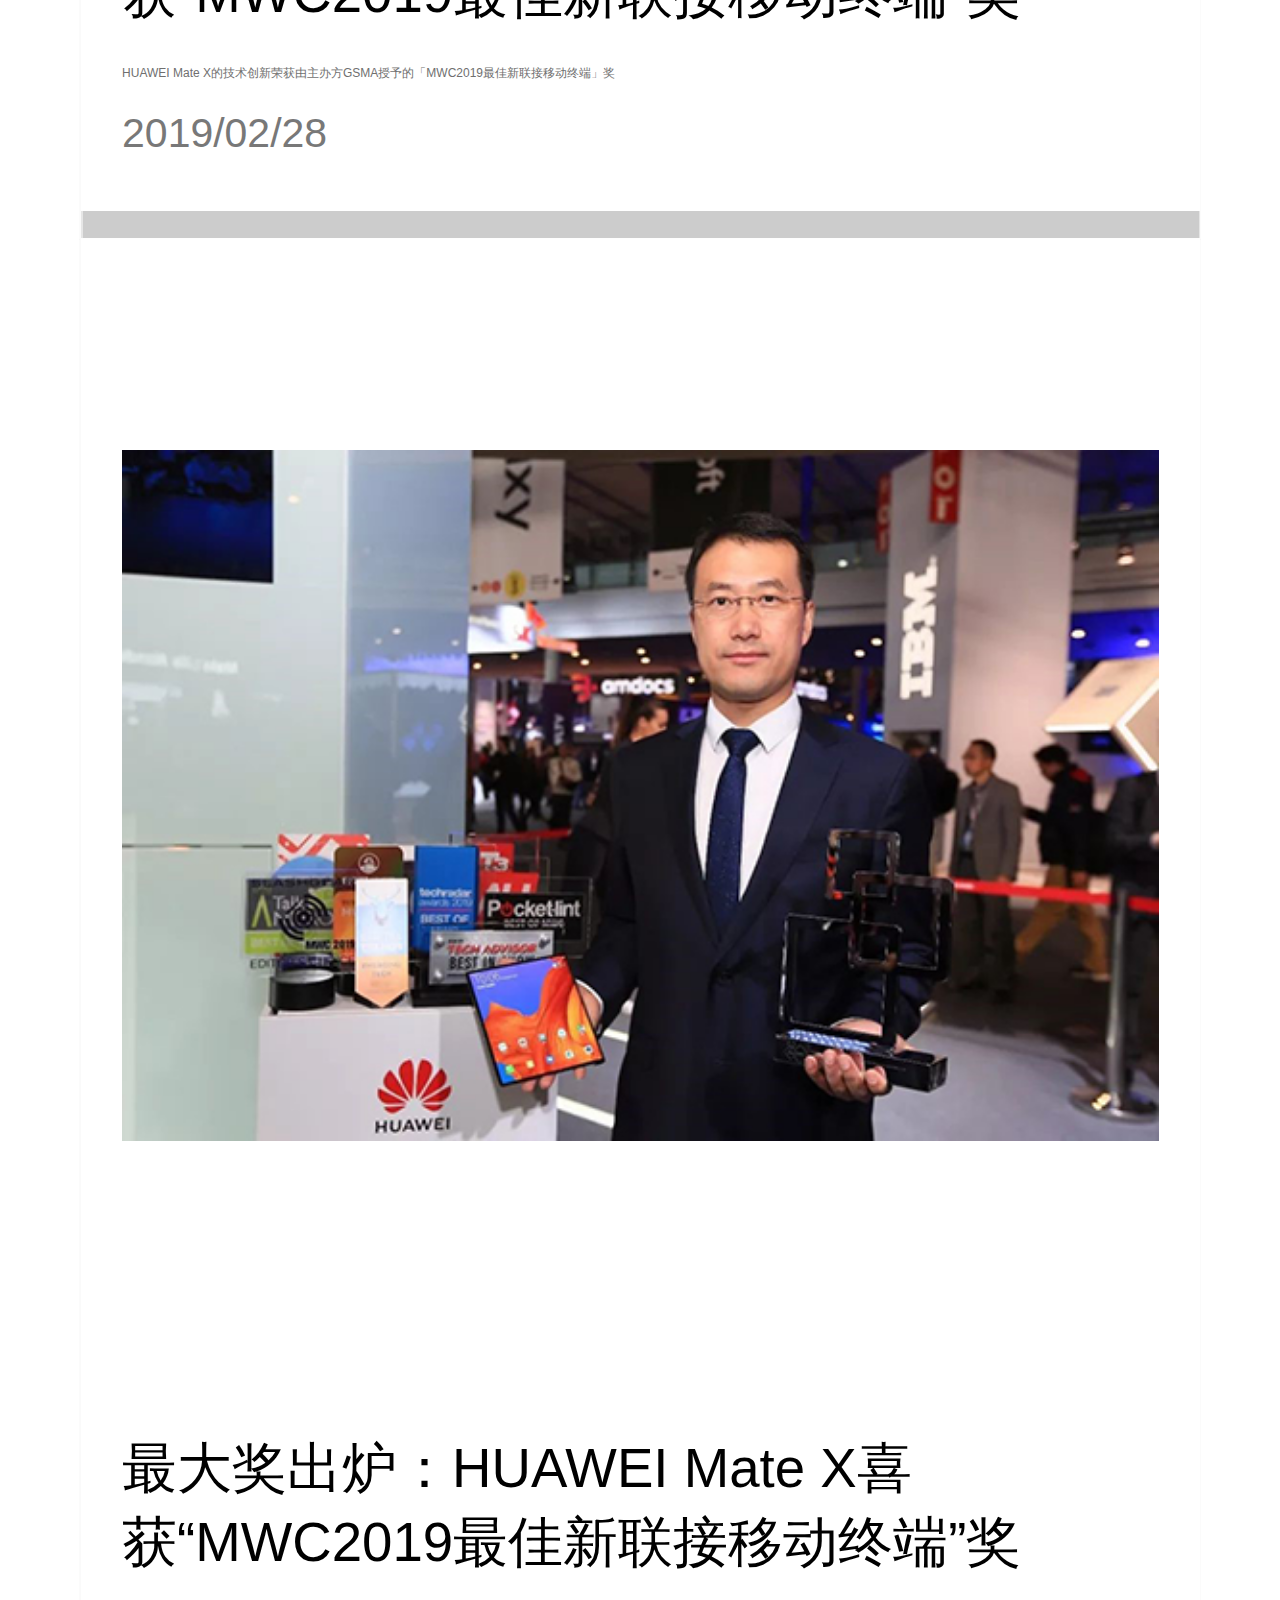
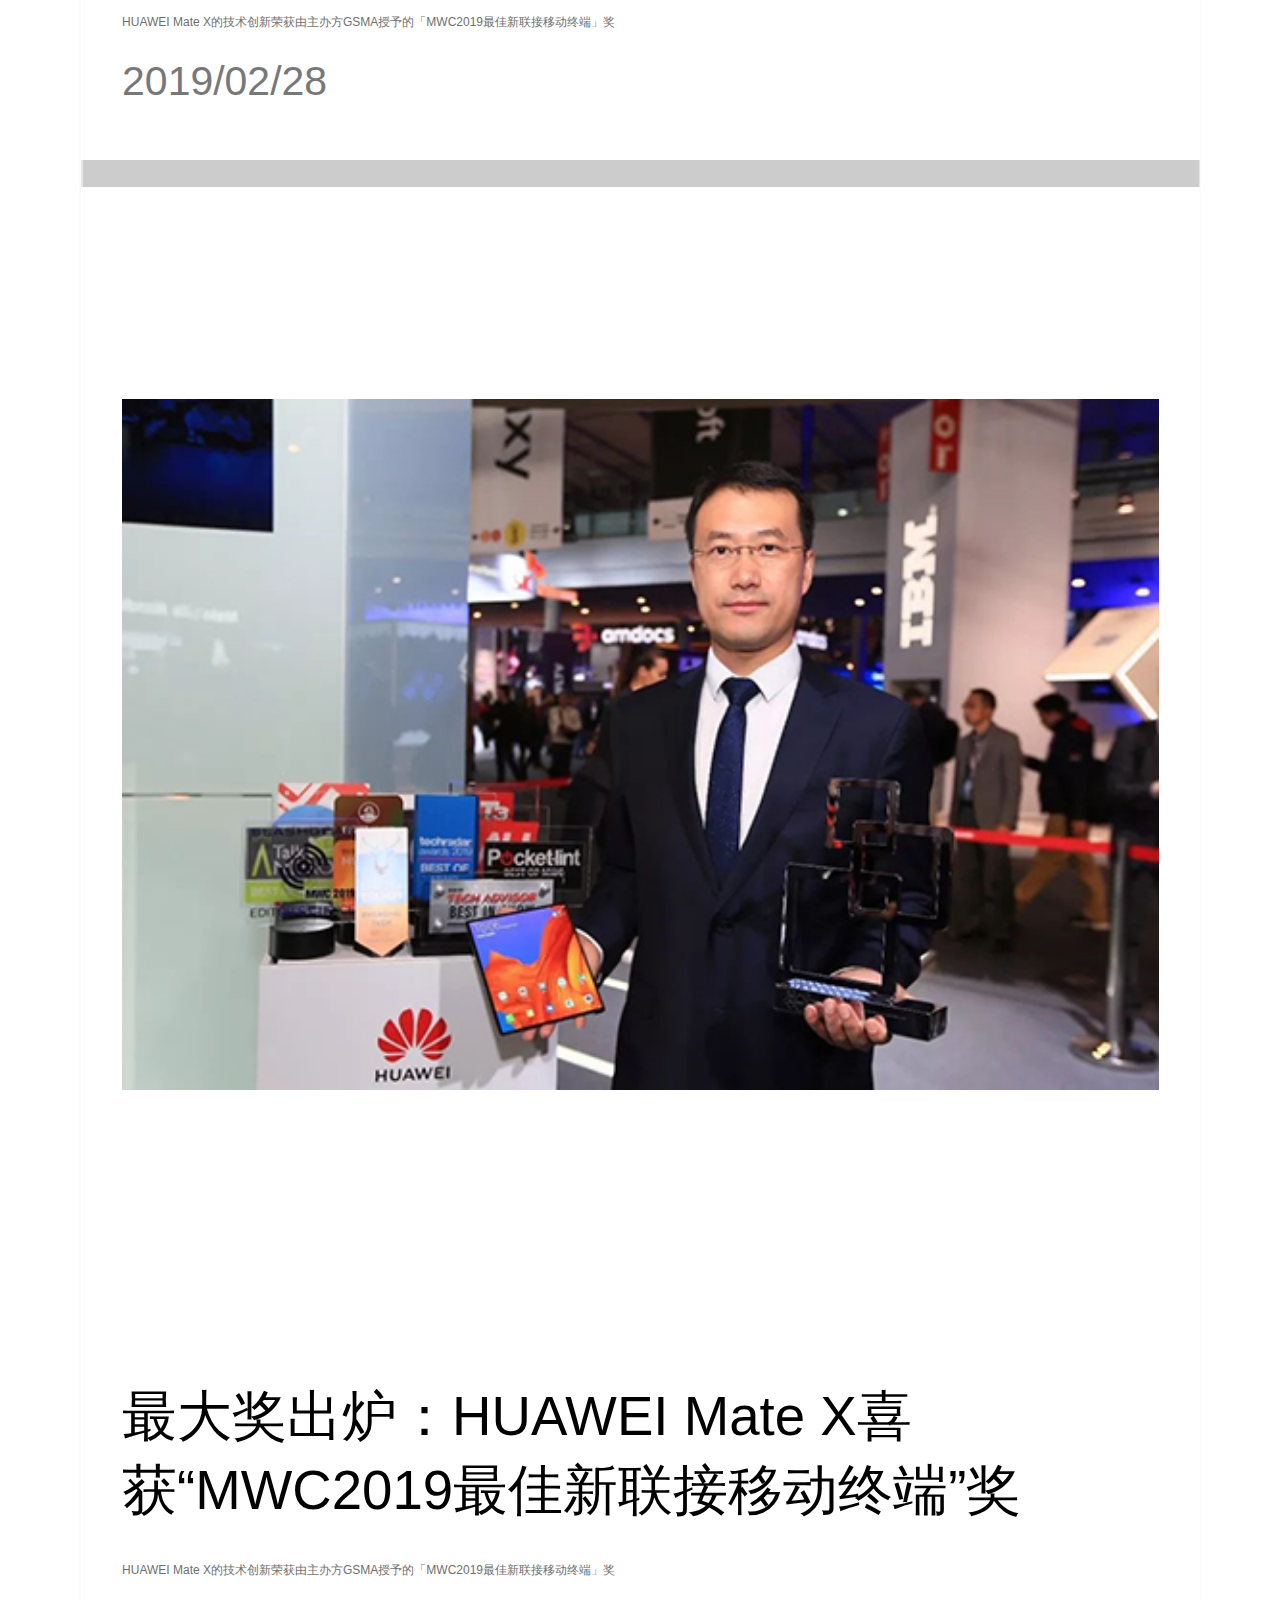
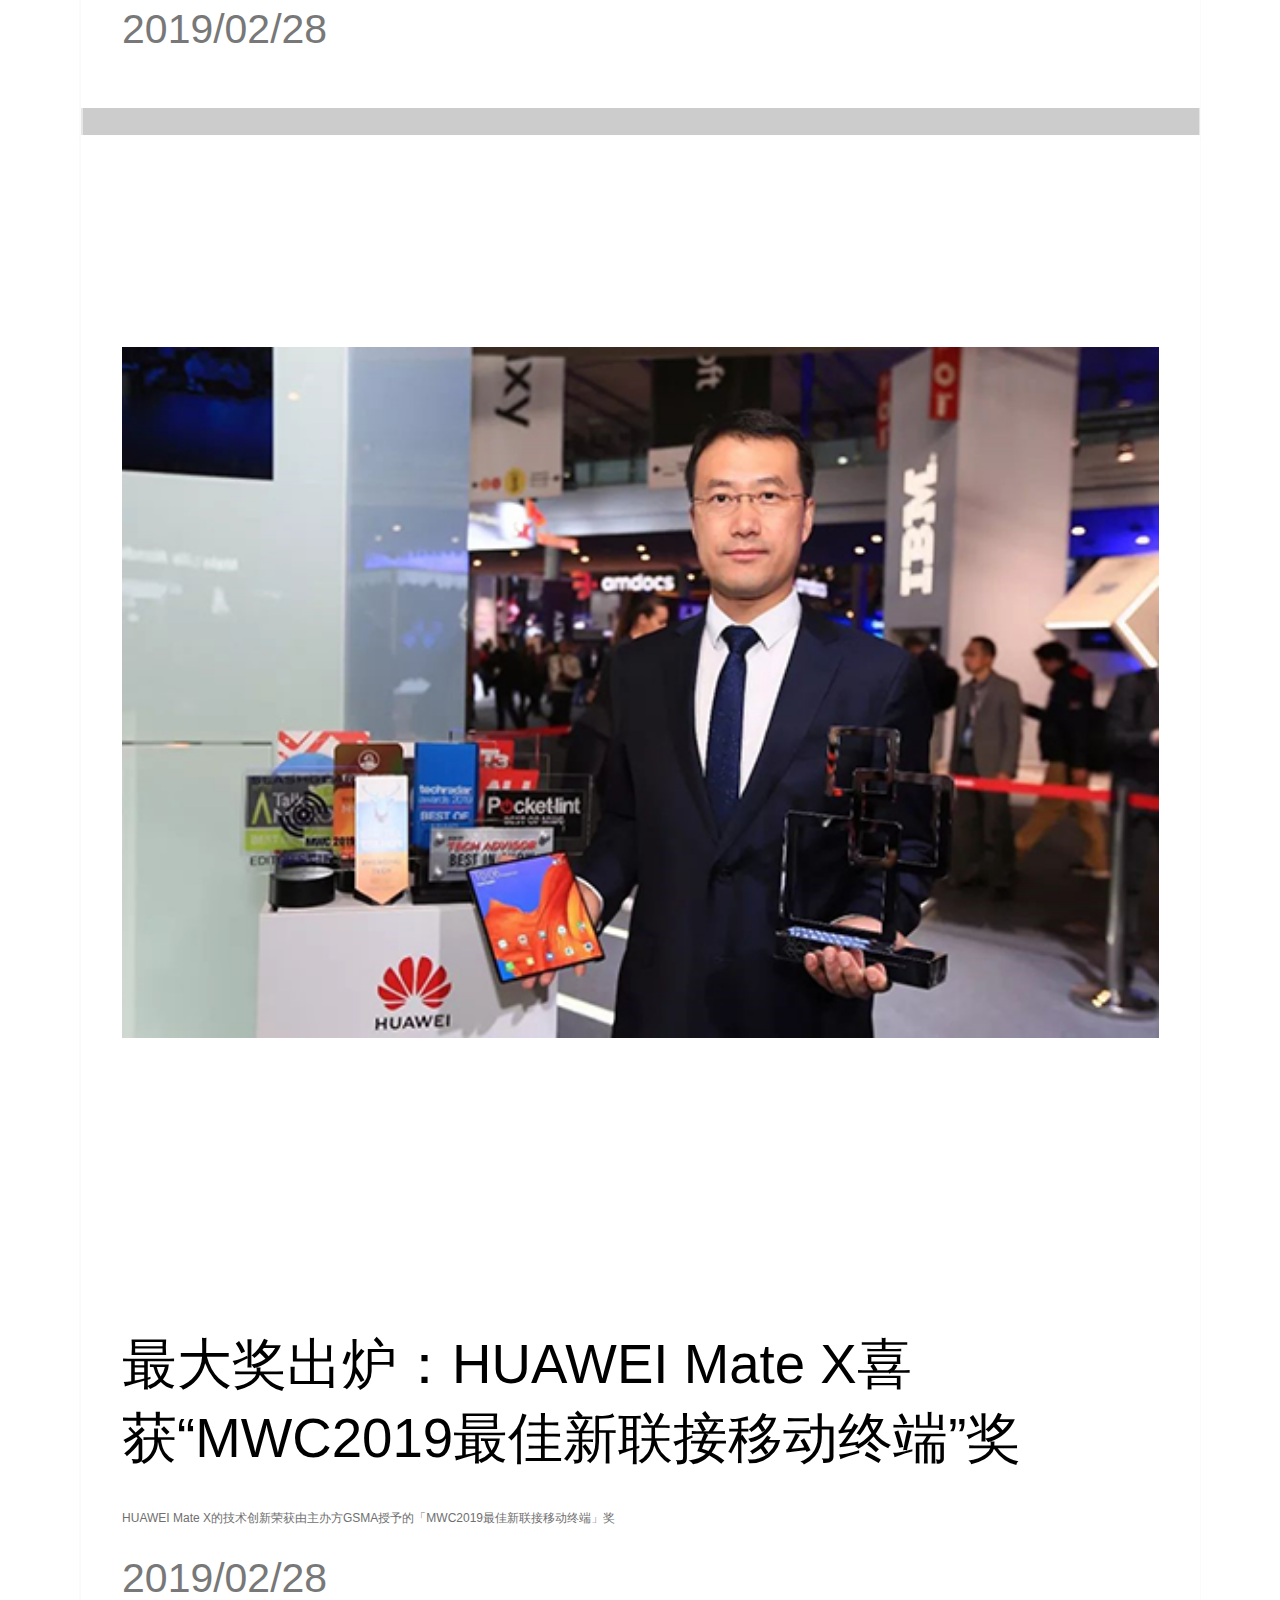
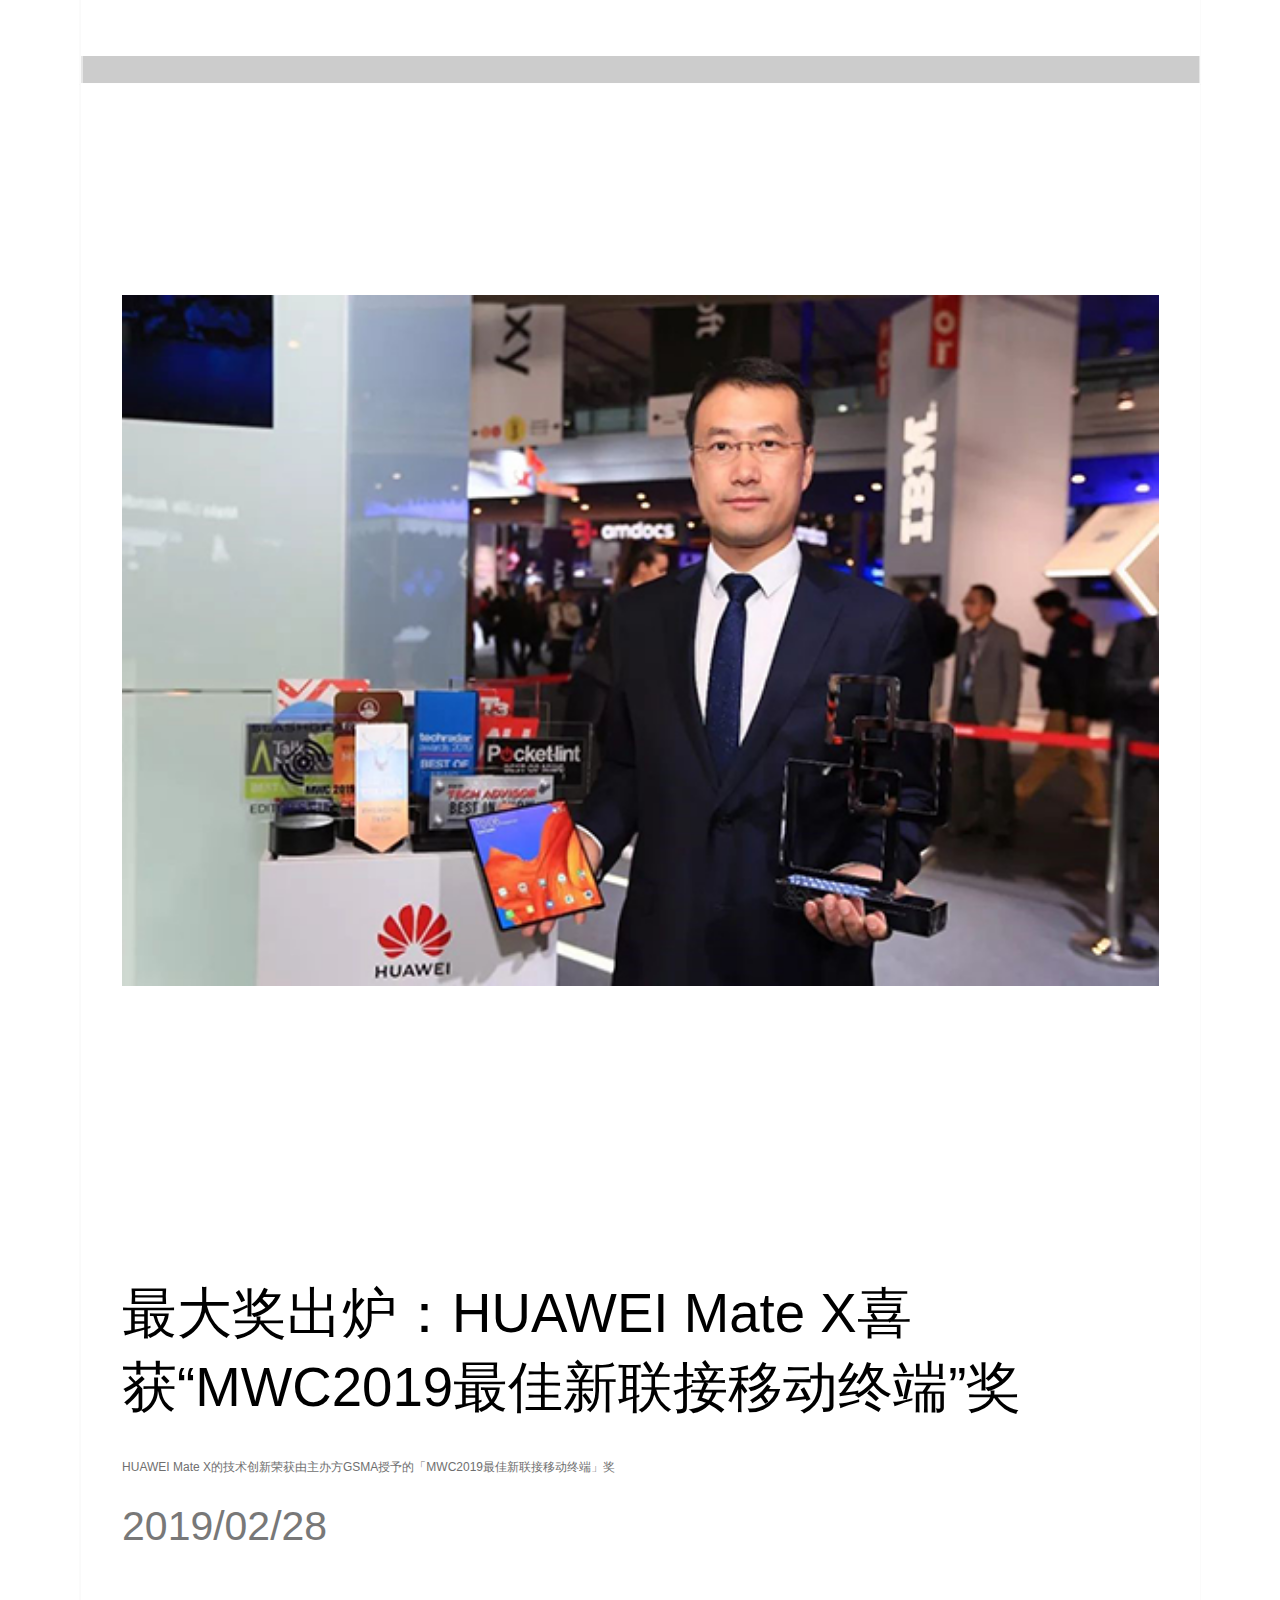
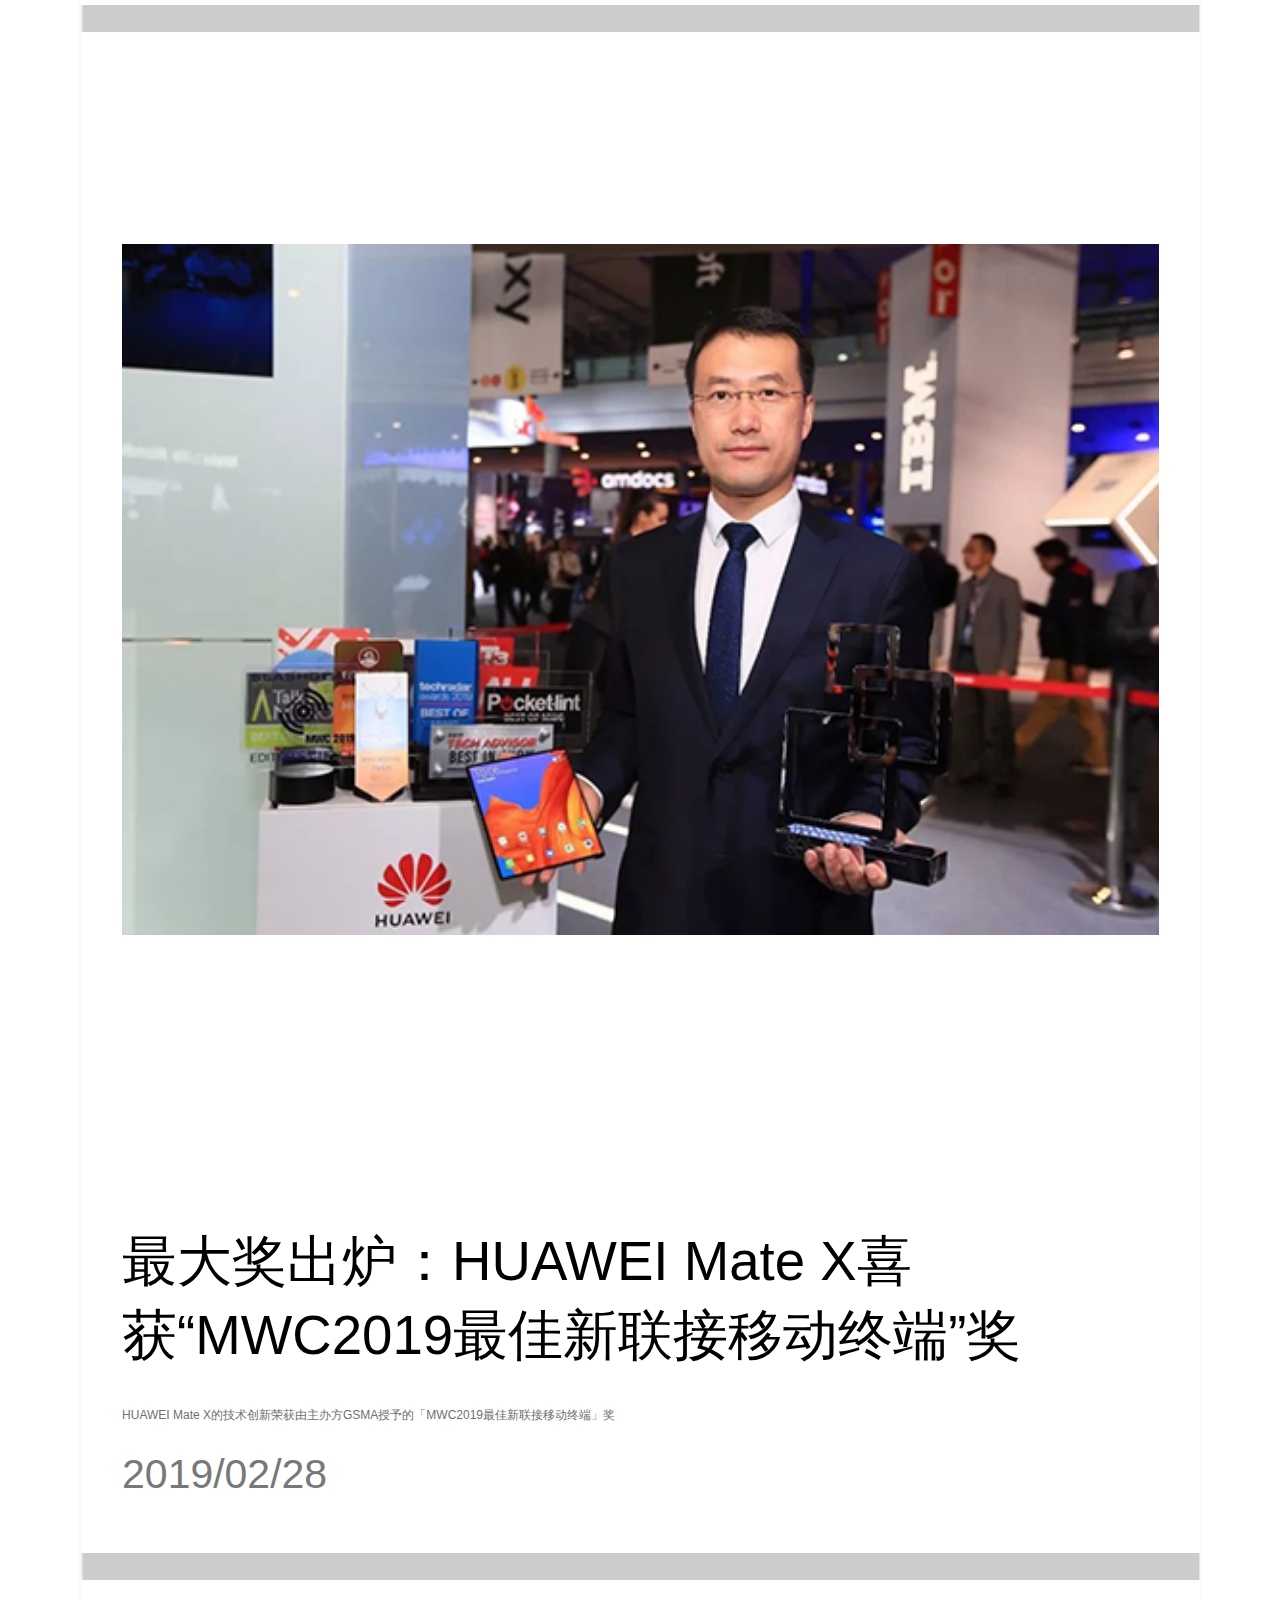
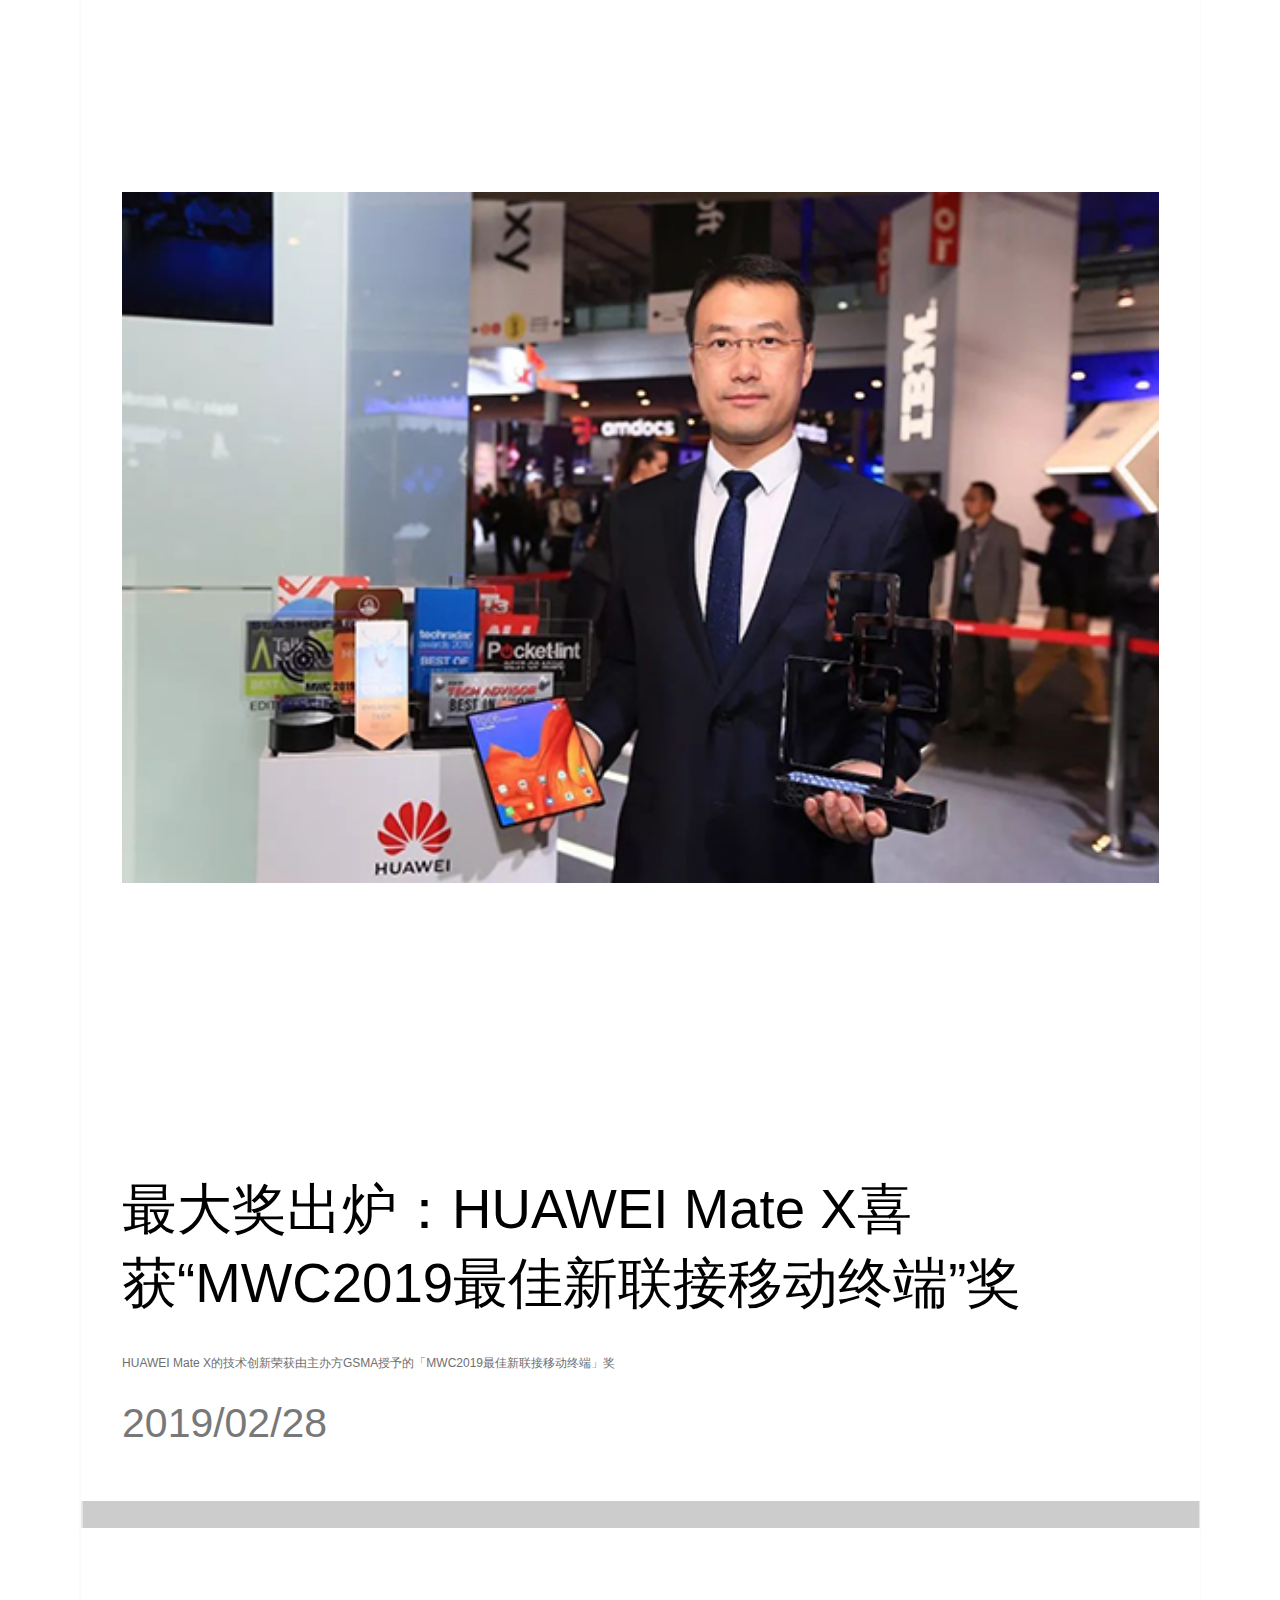
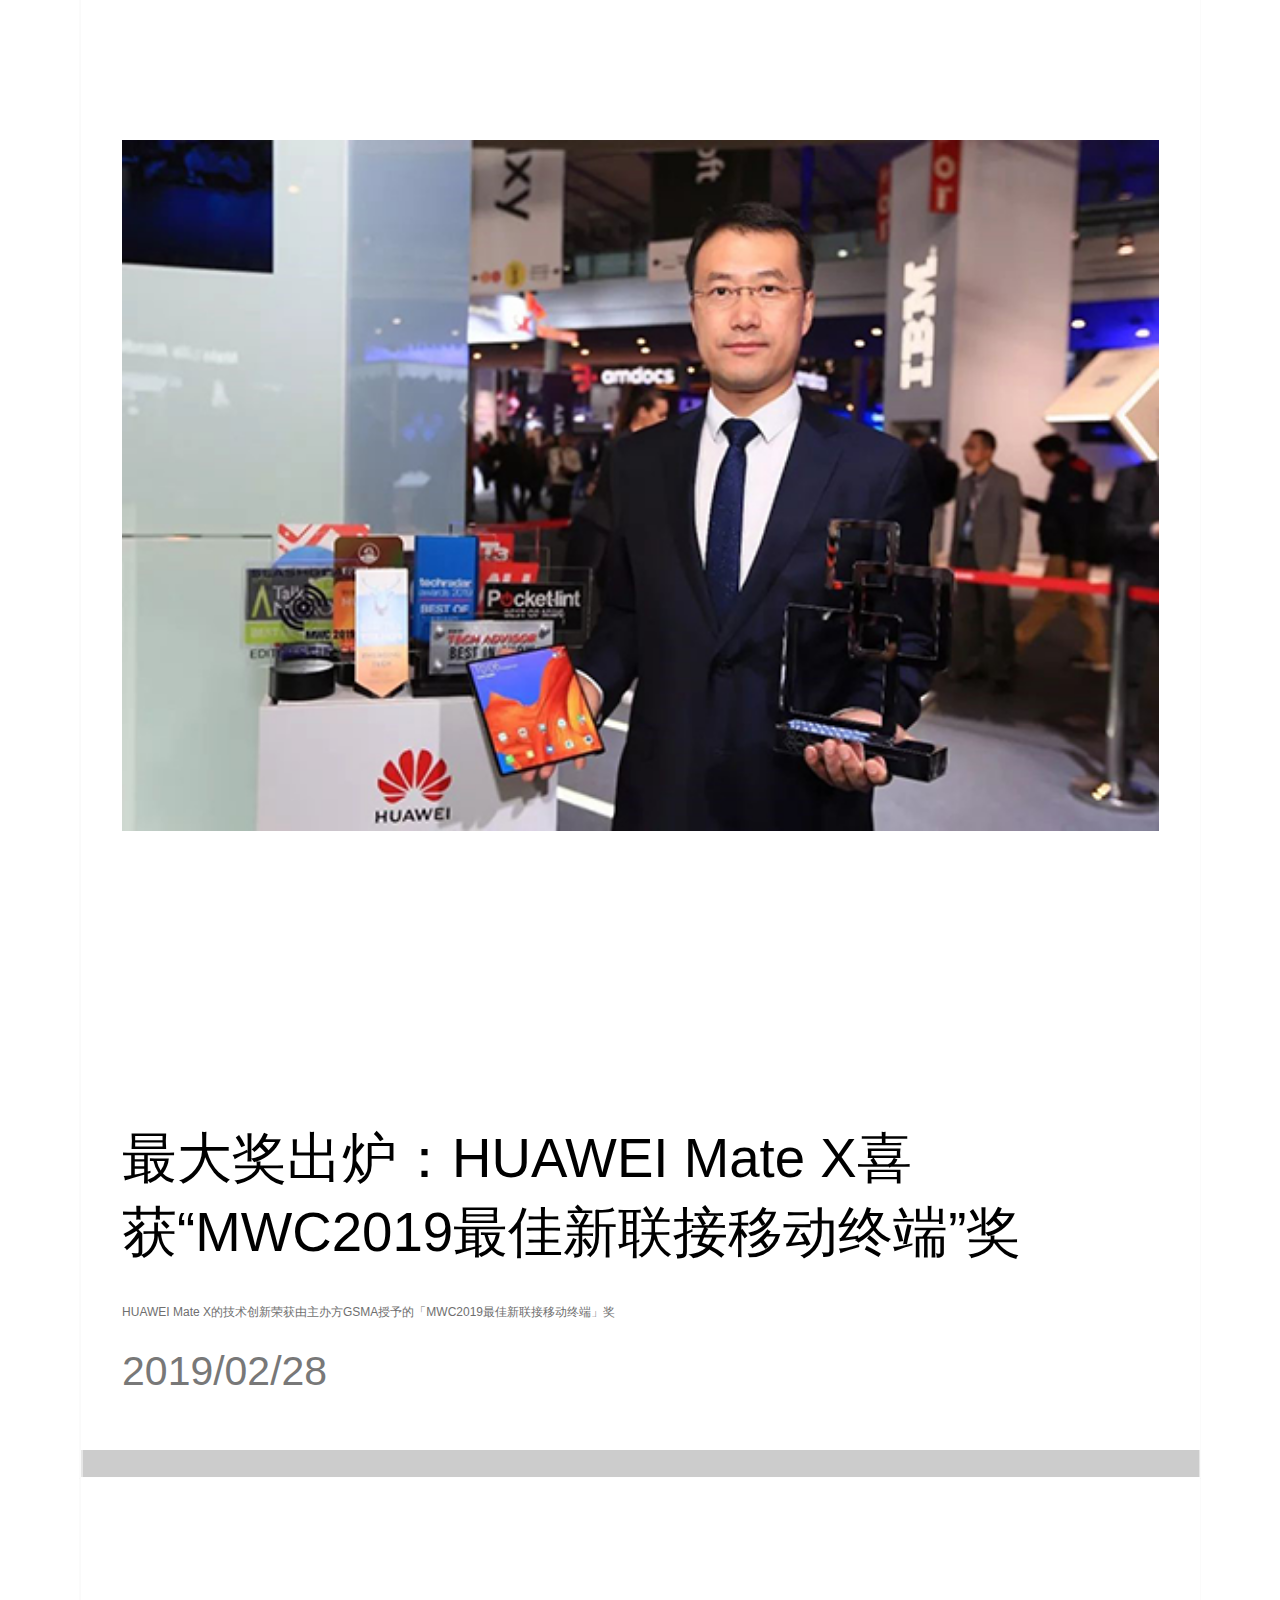
<file: news.html>
<!DOCTYPE html>
<html lang="en">
<head>
    <meta charset="UTF-8">
    <meta name="viewport" content="width=device-width, initial-scale=1.0">
    <title>华为新闻</title>
    <link rel="stylesheet" href="css/common.css">
    <link rel="stylesheet" href="css/news.css">
</head>
<body>
<header>
    <div class="menu">
        <img src="img/menu.png" width="26" height="20" alt="">
    </div>
    <div class="logo"><a href="index.html"><img src="img/logo.png" width="137" height="31" alt=""></a></div>
    <div class="vmall"><a href="javascript:;"><img src="img/vmall.png" width="31" height="31" alt=""></a></div>
</header>
<section>
    <div class="wrap">
        <ul class="news_menu">
            <div class="news_tit">
                <a href="news.html">新闻中心</a>
            </div>
            <i class="news_arrow"></i>
        </ul>
        <ul class="news_hide">
            <li><a href="">新闻档案</a></li>
            <li><a href="">视频档案</a></li>
        </ul>
        <div class="white"></div>
        <ul class="newsList">
            <li class="news_item">
                <a href=""><img src="img/news.jpg" alt=""></a>
                <h3>最大奖出炉：HUAWEI Mate X喜获“MWC2019最佳新联接移动终端”奖</h3>
                <p>HUAWEI Mate X的技术创新荣获由主办方GSMA授予的「MWC2019最佳新联接移动终端」奖 </p>
                <span>2019/02/28</span>
            </li>
            <li class="news_item">
                <a href=""><img src="img/news.jpg" alt=""></a>
                <h3>最大奖出炉：HUAWEI Mate X喜获“MWC2019最佳新联接移动终端”奖</h3>
                <p>HUAWEI Mate X的技术创新荣获由主办方GSMA授予的「MWC2019最佳新联接移动终端」奖 </p>
                <span>2019/02/28</span>
            </li>
            <li class="news_item">
                <a href=""><img src="img/news.jpg" alt=""></a>
                <h3>最大奖出炉：HUAWEI Mate X喜获“MWC2019最佳新联接移动终端”奖</h3>
                <p>HUAWEI Mate X的技术创新荣获由主办方GSMA授予的「MWC2019最佳新联接移动终端」奖 </p>
                <span>2019/02/28</span>
            </li>
            <li class="news_item">
                <a href=""><img src="img/news.jpg" alt=""></a>
                <h3>最大奖出炉：HUAWEI Mate X喜获“MWC2019最佳新联接移动终端”奖</h3>
                <p>HUAWEI Mate X的技术创新荣获由主办方GSMA授予的「MWC2019最佳新联接移动终端」奖 </p>
                <span>2019/02/28</span>
            </li>
            <li class="news_item">
                <a href=""><img src="img/news.jpg" alt=""></a>
                <h3>最大奖出炉：HUAWEI Mate X喜获“MWC2019最佳新联接移动终端”奖</h3>
                <p>HUAWEI Mate X的技术创新荣获由主办方GSMA授予的「MWC2019最佳新联接移动终端」奖 </p>
                <span>2019/02/28</span>
            </li>
            <li class="news_item">
                <a href=""><img src="img/news.jpg" alt=""></a>
                <h3>最大奖出炉：HUAWEI Mate X喜获“MWC2019最佳新联接移动终端”奖</h3>
                <p>HUAWEI Mate X的技术创新荣获由主办方GSMA授予的「MWC2019最佳新联接移动终端」奖 </p>
                <span>2019/02/28</span>
            </li>
            <li class="news_item">
                <a href=""><img src="img/news.jpg" alt=""></a>
                <h3>最大奖出炉：HUAWEI Mate X喜获“MWC2019最佳新联接移动终端”奖</h3>
                <p>HUAWEI Mate X的技术创新荣获由主办方GSMA授予的「MWC2019最佳新联接移动终端」奖 </p>
                <span>2019/02/28</span>
            </li>
            <li class="news_item">
                <a href=""><img src="img/news.jpg" alt=""></a>
                <h3>最大奖出炉：HUAWEI Mate X喜获“MWC2019最佳新联接移动终端”奖</h3>
                <p>HUAWEI Mate X的技术创新荣获由主办方GSMA授予的「MWC2019最佳新联接移动终端」奖 </p>
                <span>2019/02/28</span>
            </li>
            <li class="news_item">
                <a href=""><img src="img/news.jpg" alt=""></a>
                <h3>最大奖出炉：HUAWEI Mate X喜获“MWC2019最佳新联接移动终端”奖</h3>
                <p>HUAWEI Mate X的技术创新荣获由主办方GSMA授予的「MWC2019最佳新联接移动终端」奖 </p>
                <span>2019/02/28</span>
            </li>
            <li class="news_item">
                <a href=""><img src="img/news.jpg" alt=""></a>
                <h3>最大奖出炉：HUAWEI Mate X喜获“MWC2019最佳新联接移动终端”奖</h3>
                <p>HUAWEI Mate X的技术创新荣获由主办方GSMA授予的「MWC2019最佳新联接移动终端」奖 </p>
                <span>2019/02/28</span>
            </li>
            <li class="news_item">
                <a href=""><img src="img/news.jpg" alt=""></a>
                <h3>最大奖出炉：HUAWEI Mate X喜获“MWC2019最佳新联接移动终端”奖</h3>
                <p>HUAWEI Mate X的技术创新荣获由主办方GSMA授予的「MWC2019最佳新联接移动终端」奖 </p>
                <span>2019/02/28</span>
            </li>
            <li class="news_item">
                <a href=""><img src="img/news.jpg" alt=""></a>
                <h3>最大奖出炉：HUAWEI Mate X喜获“MWC2019最佳新联接移动终端”奖</h3>
                <p>HUAWEI Mate X的技术创新荣获由主办方GSMA授予的「MWC2019最佳新联接移动终端」奖 </p>
                <span>2019/02/28</span>
            </li>
            <li class="news_item">
                <a href=""><img src="img/news.jpg" alt=""></a>
                <h3>最大奖出炉：HUAWEI Mate X喜获“MWC2019最佳新联接移动终端”奖</h3>
                <p>HUAWEI Mate X的技术创新荣获由主办方GSMA授予的「MWC2019最佳新联接移动终端」奖 </p>
                <span>2019/02/28</span>
            </li>
            <li class="news_item">
                <a href=""><img src="img/news.jpg" alt=""></a>
                <h3>最大奖出炉：HUAWEI Mate X喜获“MWC2019最佳新联接移动终端”奖</h3>
                <p>HUAWEI Mate X的技术创新荣获由主办方GSMA授予的「MWC2019最佳新联接移动终端」奖 </p>
                <span>2019/02/28</span>
            </li>
            <li class="news_item">
                <a href=""><img src="img/news.jpg" alt=""></a>
                <h3>最大奖出炉：HUAWEI Mate X喜获“MWC2019最佳新联接移动终端”奖</h3>
                <p>HUAWEI Mate X的技术创新荣获由主办方GSMA授予的「MWC2019最佳新联接移动终端」奖 </p>
                <span>2019/02/28</span>
            </li>
            <li class="news_item">
                <a href=""><img src="img/news.jpg" alt=""></a>
                <h3>最大奖出炉：HUAWEI Mate X喜获“MWC2019最佳新联接移动终端”奖</h3>
                <p>HUAWEI Mate X的技术创新荣获由主办方GSMA授予的「MWC2019最佳新联接移动终端」奖 </p>
                <span>2019/02/28</span>
            </li>
            <li class="news_item">
                <a href=""><img src="img/news.jpg" alt=""></a>
                <h3>最大奖出炉：HUAWEI Mate X喜获“MWC2019最佳新联接移动终端”奖</h3>
                <p>HUAWEI Mate X的技术创新荣获由主办方GSMA授予的「MWC2019最佳新联接移动终端」奖 </p>
                <span>2019/02/28</span>
            </li>
            <li class="news_item">
                <a href=""><img src="img/news.jpg" alt=""></a>
                <h3>最大奖出炉：HUAWEI Mate X喜获“MWC2019最佳新联接移动终端”奖</h3>
                <p>HUAWEI Mate X的技术创新荣获由主办方GSMA授予的「MWC2019最佳新联接移动终端」奖 </p>
                <span>2019/02/28</span>
            </li>
            <li class="news_item">
                <a href=""><img src="img/news.jpg" alt=""></a>
                <h3>最大奖出炉：HUAWEI Mate X喜获“MWC2019最佳新联接移动终端”奖</h3>
                <p>HUAWEI Mate X的技术创新荣获由主办方GSMA授予的「MWC2019最佳新联接移动终端」奖 </p>
                <span>2019/02/28</span>
            </li>
            <li class="news_item">
                <a href=""><img src="img/news.jpg" alt=""></a>
                <h3>最大奖出炉：HUAWEI Mate X喜获“MWC2019最佳新联接移动终端”奖</h3>
                <p>HUAWEI Mate X的技术创新荣获由主办方GSMA授予的「MWC2019最佳新联接移动终端」奖 </p>
                <span>2019/02/28</span>
            </li>
        </ul>
    </div>
    <div class="hide_box">
        <ul class="hideCnt01">
            <li class="hide_list">
                <div class="hide_menu clearfix">
                    <span>智能手机</span>
                    <i class="down"></i>
                </div>
                <div class="hide_p">
                    <ul>
                        <li>
                            <a href="javascript:;">
                                <img src="img/p30pro_nav_skyblue.png" alt="">
                                <span>HUAWEI P30 Pro</span>
                            </a>
                        </li>
                        <li>
                            <a href="javascript:;">
                                <img src="img/mate-20-pro.png" alt="">
                                <span>HUAWEI Mate 20 Pro</span>
                            </a>
                        </li>
                        <li>
                            <a href="javascript:;">
                                <img src="img/p30pro_nav_skyblue.png" alt="">
                                <span>HUAWEI nova 4</span>
                            </a>
                        </li>
                        <li>
                            <a href="javascript:;">
                                <img src="img/mate-20-pro.png" alt="">
                                <span>华为畅享 9S</span>
                            </a>
                        </li>
                        <li class="link_more"><a href="phone.html">查看全部智能手机</a></li>
                    </ul>
                </div>
            </li>
            <li class="hide_list">
                <div class="hide_menu clearfix">
                    <span>笔记本</span>
                    <i class="down"></i>
                </div>
                <div class="hide_p">
                    <ul>
                        <li>
                            <a href="javascript:;">
                                <img src="img/p30pro_nav_skyblue.png" alt="">
                                <span>HUAWEI P30 Pro</span>
                            </a>
                        </li>
                        <li>
                            <a href="javascript:;">
                                <img src="img/mate-20-pro.png" alt="">
                                <span>HUAWEI Mate 20 Pro</span>
                            </a>
                        </li>
                        <li>
                            <a href="javascript:;">
                                <img src="img/p30pro_nav_skyblue.png" alt="">
                                <span>HUAWEI nova 4</span>
                            </a>
                        </li>
                        <li>
                            <a href="javascript:;">
                                <img src="img/mate-20-pro.png" alt="">
                                <span>华为畅享 9S</span>
                            </a>
                        </li>
                        <li class="link_more"><a href="javascript:;">查看全部智能手机</a></li>
                    </ul>
                </div>
            </li>
            <li class="hide_list">
                <div class="hide_menu clearfix">
                    <span>平板</span>
                    <i class="down"></i>
                </div>
                <div class="hide_p">
                    <ul>
                        <li>
                            <a href="javascript:;">
                                <img src="img/p30pro_nav_skyblue.png" alt="">
                                <span>HUAWEI P30 Pro</span>
                            </a>
                        </li>
                        <li>
                            <a href="javascript:;">
                                <img src="img/mate-20-pro.png" alt="">
                                <span>HUAWEI Mate 20 Pro</span>
                            </a>
                        </li>
                        <li>
                            <a href="javascript:;">
                                <img src="img/p30pro_nav_skyblue.png" alt="">
                                <span>HUAWEI nova 4</span>
                            </a>
                        </li>
                        <li>
                            <a href="javascript:;">
                                <img src="img/mate-20-pro.png" alt="">
                                <span>华为畅享 9S</span>
                            </a>
                        </li>
                        <li class="link_more"><a href="javascript:;">查看全部智能手机</a></li>
                    </ul>
                </div>
            </li>
            <li class="hide_list">
                <div class="hide_menu clearfix">
                    <span>智能穿戴</span>
                    <i class="down"></i>
                </div>
                <div class="hide_p">
                    <ul>
                        <li>
                            <a href="javascript:;">
                                <img src="img/p30pro_nav_skyblue.png" alt="">
                                <span>HUAWEI P30 Pro</span>
                            </a>
                        </li>
                        <li>
                            <a href="javascript:;">
                                <img src="img/mate-20-pro.png" alt="">
                                <span>HUAWEI Mate 20 Pro</span>
                            </a>
                        </li>
                        <li>
                            <a href="javascript:;">
                                <img src="img/p30pro_nav_skyblue.png" alt="">
                                <span>HUAWEI nova 4</span>
                            </a>
                        </li>
                        <li>
                            <a href="javascript:;">
                                <img src="img/mate-20-pro.png" alt="">
                                <span>华为畅享 9S</span>
                            </a>
                        </li>
                        <li class="link_more"><a href="javascript:;">查看全部智能手机</a></li>
                    </ul>
                </div>
            </li>
            <li class="hide_list">
                <div class="hide_menu clearfix">
                    <span>智能家园</span>
                    <i class="down"></i>
                </div>
                <div class="hide_p">
                    <ul>
                        <li>
                            <a href="javascript:;">
                                <img src="img/p30pro_nav_skyblue.png" alt="">
                                <span>HUAWEI P30 Pro</span>
                            </a>
                        </li>
                        <li>
                            <a href="javascript:;">
                                <img src="img/mate-20-pro.png" alt="">
                                <span>HUAWEI Mate 20 Pro</span>
                            </a>
                        </li>
                        <li>
                            <a href="javascript:;">
                                <img src="img/p30pro_nav_skyblue.png" alt="">
                                <span>HUAWEI nova 4</span>
                            </a>
                        </li>
                        <li>
                            <a href="javascript:;">
                                <img src="img/mate-20-pro.png" alt="">
                                <span>华为畅享 9S</span>
                            </a>
                        </li>
                        <li class="link_more"><a href="javascript:;">查看全部智能手机</a></li>
                    </ul>
                </div>
            </li>
            <li class="hide_list">
                <div class="hide_menu clearfix">
                    <span>更多产品</span>
                    <i class="down"></i>
                </div>
                <div class="hide_p">
                    <ul>
                        <li>
                            <a href="javascript:;">
                                <img src="img/p30pro_nav_skyblue.png" alt="">
                                <span>HUAWEI P30 Pro</span>
                            </a>
                        </li>
                        <li>
                            <a href="javascript:;">
                                <img src="img/mate-20-pro.png" alt="">
                                <span>HUAWEI Mate 20 Pro</span>
                            </a>
                        </li>
                        <li>
                            <a href="javascript:;">
                                <img src="img/p30pro_nav_skyblue.png" alt="">
                                <span>HUAWEI nova 4</span>
                            </a>
                        </li>
                        <li>
                            <a href="javascript:;">
                                <img src="img/mate-20-pro.png" alt="">
                                <span>华为畅享 9S</span>
                            </a>
                        </li>
                        <li class="link_more"><a href="javascript:;">查看全部智能手机</a></li>
                    </ul>
                </div>
            </li>
            <li class="hide_list">
                <div class="hide_menu clearfix">
                    <span>软件应用</span>
                    <i class="down"></i>
                </div>
                <div class="hide_p">
                    <ul>
                        <li>
                            <a href="javascript:;">
                                <img src="img/p30pro_nav_skyblue.png" alt="">
                                <span>HUAWEI P30 Pro</span>
                            </a>
                        </li>
                        <li>
                            <a href="javascript:;">
                                <img src="img/mate-20-pro.png" alt="">
                                <span>HUAWEI Mate 20 Pro</span>
                            </a>
                        </li>
                        <li>
                            <a href="javascript:;">
                                <img src="img/p30pro_nav_skyblue.png" alt="">
                                <span>HUAWEI nova 4</span>
                            </a>
                        </li>
                        <li>
                            <a href="javascript:;">
                                <img src="img/mate-20-pro.png" alt="">
                                <span>华为畅享 9S</span>
                            </a>
                        </li>
                        <li class="link_more"><a href="javascript:;">查看全部智能手机</a></li>
                    </ul>
                </div>
            </li>
            <li class="hide_list">
                <div class="hide_menu clearfix">
                    <a href="support.html">服务与支持</a>
                </div>
            </li>
            <li>
                <div class="login_reg">
                    <img src="img/user.png" alt="">
                    <div>
                        <a href="login.html">登录</a>
                        <a href="reg.html">/注册</a>
                    </div>
                </div>
            </li>
            <li class="search">
                <img src="img/search.png" alt="">
                <span>输入更多关键词搜索</span>
            </li>
        </ul>
        <div class="hideCnt02">
            <div class="hide_part hide_person">
                <span>个人用户</span>
                <p>手机，PC和平板，穿戴设备等个人及家用产品</p>
            </div>
            <div class="hide_part hide_group">
                <a href="javascript:;">
                    <span>个人用户<i></i></span>
                    <p>手机，PC和平板，穿戴设备等个人及家用产品</p>
                </a>
            </div>
            <div class="hide_part hide_company">
                <a href="javascript:;">
                    <span>个人用户<i></i></span>
                    <p>手机，PC和平板，穿戴设备等个人及家用产品</p>
                </a>
            </div>
            <div class="hide_part hide_operator">
                <a href="javascript:;">
                    <span>个人用户<i></i></span>
                    <p>手机，PC和平板，穿戴设备等个人及家用产品</p>
                </a>
            </div>
        </div>
        <div class="consumer_web">
            <span>消费者业务网站</span>
            <i class="down" style="border-top-color: #fff;"></i>
        </div>
    </div>
</section>
<div class="footer">
    <div class="footer_cnt">
        <div class="service">
            <div class="ser_part">
                <div class="tit"><img src="img/tel.png" alt=""><span>客服热线 7*24小时</span></div>
                <div class="tel">400-830-8300 / 800-830-8300（座机）</div>
            </div>
            <div class="ser_part">
                <div class="tit"><img src="img/tel.png" alt=""><span>保时捷设计专属热线 7*24小时</span></div>
                <div class="tel">400-930-9300</div>
            </div>
            <div class="ser_item_list">
                <div class="ser_item">
                    <img src="img/wechat.png" width="26" height="26" alt="">
                    <span>微信客服</span>
                </div>
                <div class="ser_item">
                    <img src="img/message.png" width="24" height="26" alt="">
                    <span>在线客服</span>
                </div>
                <div class="ser_item">
                    <img src="img/store.png" width="26" height="26" alt="">
                    <span>零售店查询</span>
                </div>
                <div class="ser_item">
                    <img src="img/place.png" width="26" height="26" alt="">
                    <span>服务中心查询</span>
                </div>
            </div>
        </div>
        <ul class="ft_menu">
            <li>
                <div class="menu_tit"><span>购买产品</span><i class="down"></i></div>
                <ul class="lists">
                    <li><a href="phone.html">智能手机</a></li>
                    <li><a href="javascript:;">笔记本</a></li>
                    <li><a href="javascript:;">平板</a></li>
                    <li><a href="javascript:;">智能穿戴</a></li>
                    <li><a href="javascript:;">智能家居</a></li>
                    <li><a href="javascript:;">移动宽带</a></li>
                    <li><a href="javascript:;">配件</a></li>
                </ul>
            </li>
            <li>
                <div class="menu_tit"><span>服务与支持</span><i class="down"></i></div>
                <ul class="lists">
                    <li><a href="javascript:;">问卷调查</a></li>
                    <li><a href="javascript:;">保修政策</a></li>
                    <li><a href="javascript:;">预约服务</a></li>
                    <li><a href="javascript:;">寄修服务</a></li>
                    <li><a href="javascript:;">保修状态查询</a></li>
                    <li><a href="javascript:;">维修备件价格</a></li>
                    <li><a href="javascript:;">维修进度查询</a></li>
                    <li><a href="javascript:;">联系我们</a></li>
                </ul>
            </li>
            <li>
                <div class="menu_tit"><span>应用与下载</span><i class="down"></i></div>
                <ul class="lists">
                    <li><a href="javascript:;">预置应用公示</a></li>
                    <li><a href="javascript:;">店面元素下载</a></li>
                </ul>
            </li>
            <li>
                <div class="menu_tit"><span>新闻中心</span><i class="down"></i></div>
                <ul class="lists">
                    <li><a href="news.html">华为新闻</a></li>
                    <li><a href="javascript:;">华为视频</a></li>
                </ul>
            </li>
            <li>
                <div class="menu_tit"><span>关于我们</span><i class="down"></i></div>
                <ul class="lists">
                    <li><a href="javascript:;">关于我们</a></li>
                    <li><a href="javascript:;">华为商城</a></li>
                    <li><a href="javascript:;">企业业务</a></li>
                    <li><a href="javascript:;">运营商网络</a></li>
                    <li><a href="javascript:;">华为海洋</a></li>
                    <li><a href="javascript:;">华为集团</a></li>
                    <li><a href="javascript:;">加入华为</a></li>
                    <li><a href="javascript:;">成为合作伙伴</a></li>
                </ul>
            </li>
        </ul>
        <ul class="ft_menu">
            <li>
                <div class="menu_tit">
                    <a href="javascript:;">
                        <span>访问花粉俱乐部</span>
                        <img src="img/club.png" alt="">
                    </a>
                </div>
            </li>
            <li>
                <div class="menu_tit">
                    <a href="javascript:;">
                        <span>访问花粉俱乐部</span>
                        <img src="img/club.png" alt="">
                        <img src="img/sina.png" alt="">
                    </a>
                </div>
            </li>
            <li>
                <div class="menu_tit">
                    <a href="javascript:;">
                        <span>访问花粉俱乐部</span>
                        <img src="img/club.png" alt="">
                        <img src="img/sina.png" alt="">
                    </a>
                </div>
            </li>
        </ul>
        <div class="ft_bottom">
            <ul class="info">
                <li><a href="javascript:;">网站地图</a></li>
                <li><a href="javascript:;">使用条款</a></li>
                <li><a href="javascript:;">隐私</a></li>
                <li><a href="javascript:;">关于cookies</a></li>
                <li><a href="javascript:;">法律信息</a></li>
            </ul>
            <div class="language">
                <img src="img/en.png" alt="">
                <span>China - 简体中文</span>
            </div>
            <p>
                <span>版权所有 © 华为技术有限公司 1998-2019。保留一切权利。 粤</span><a href="javascript:;">A2-20044005</a>
            </p>
        </div>
    </div>
</div>
</body>
</html>
<script type="text/javascript" src="js/jquery-3.3.1.min.js"></script>
<script type="text/javascript" src="js/common.js"></script>
</file>
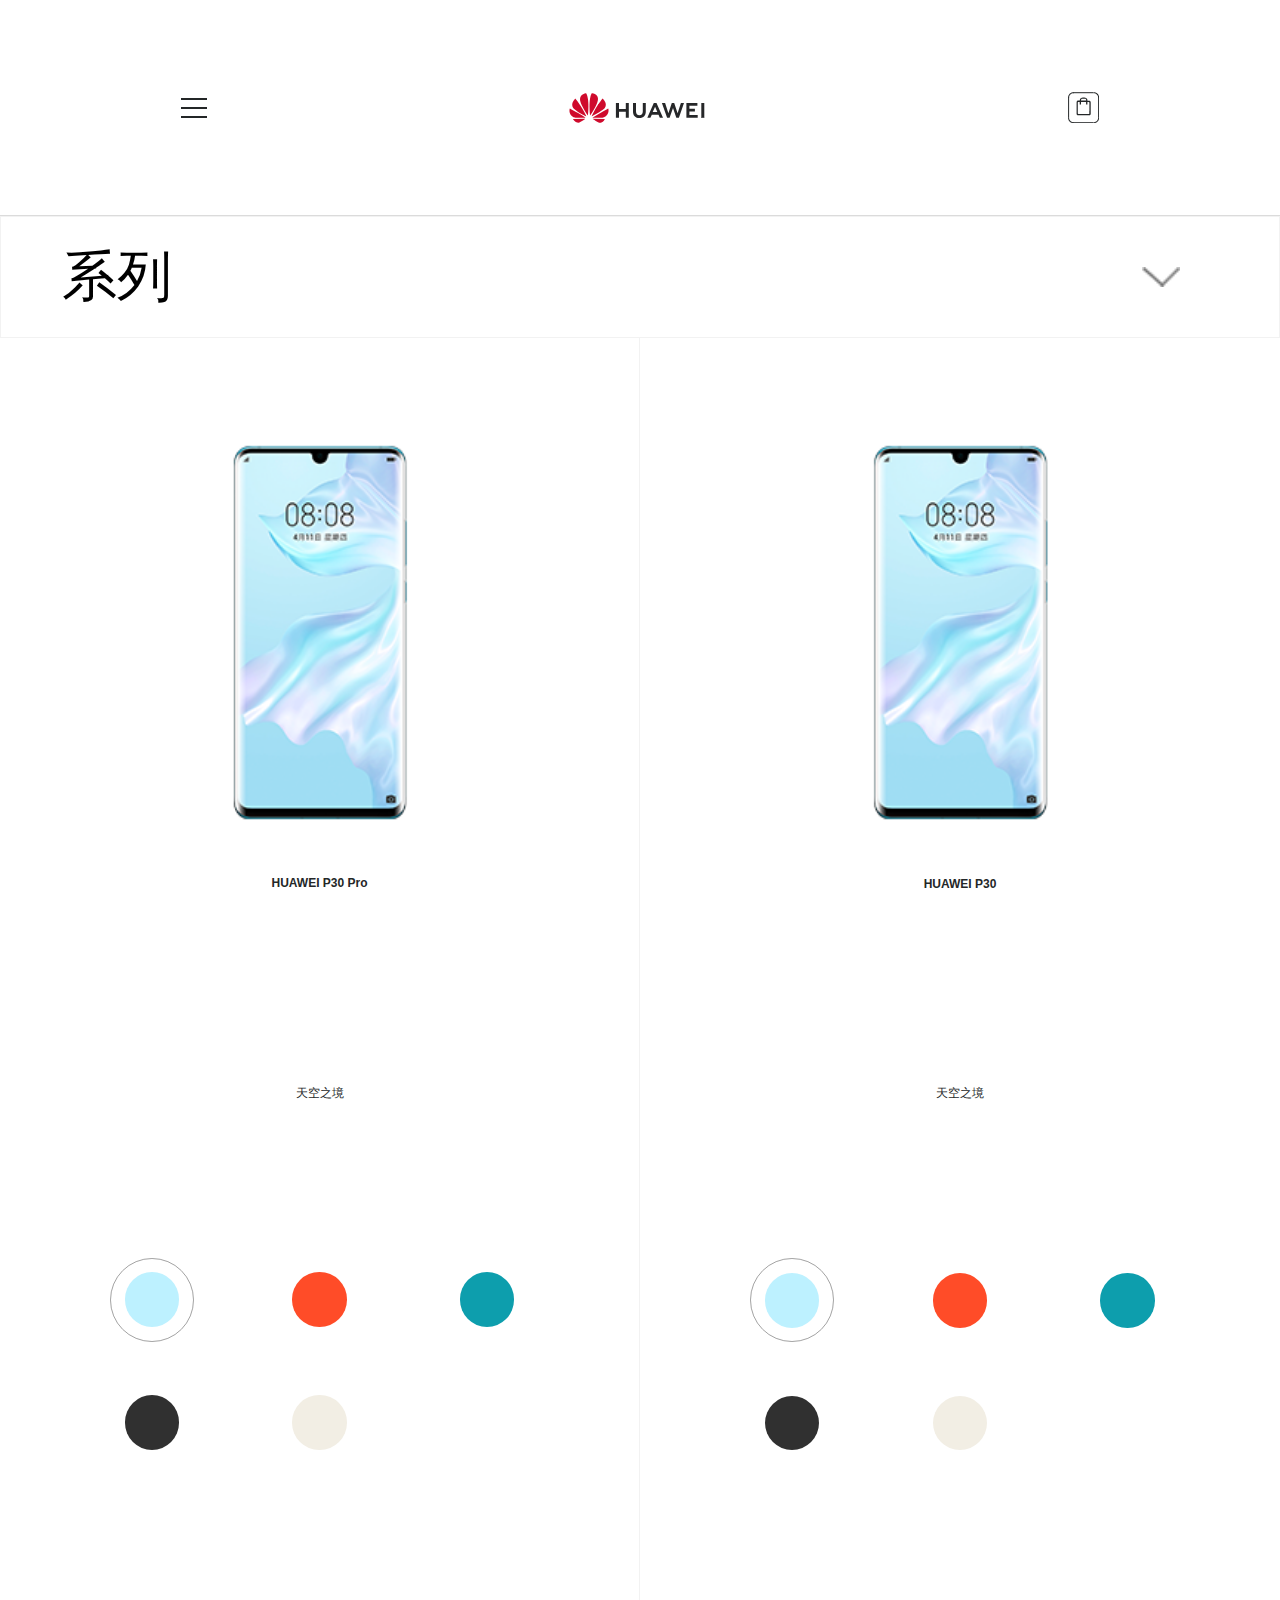
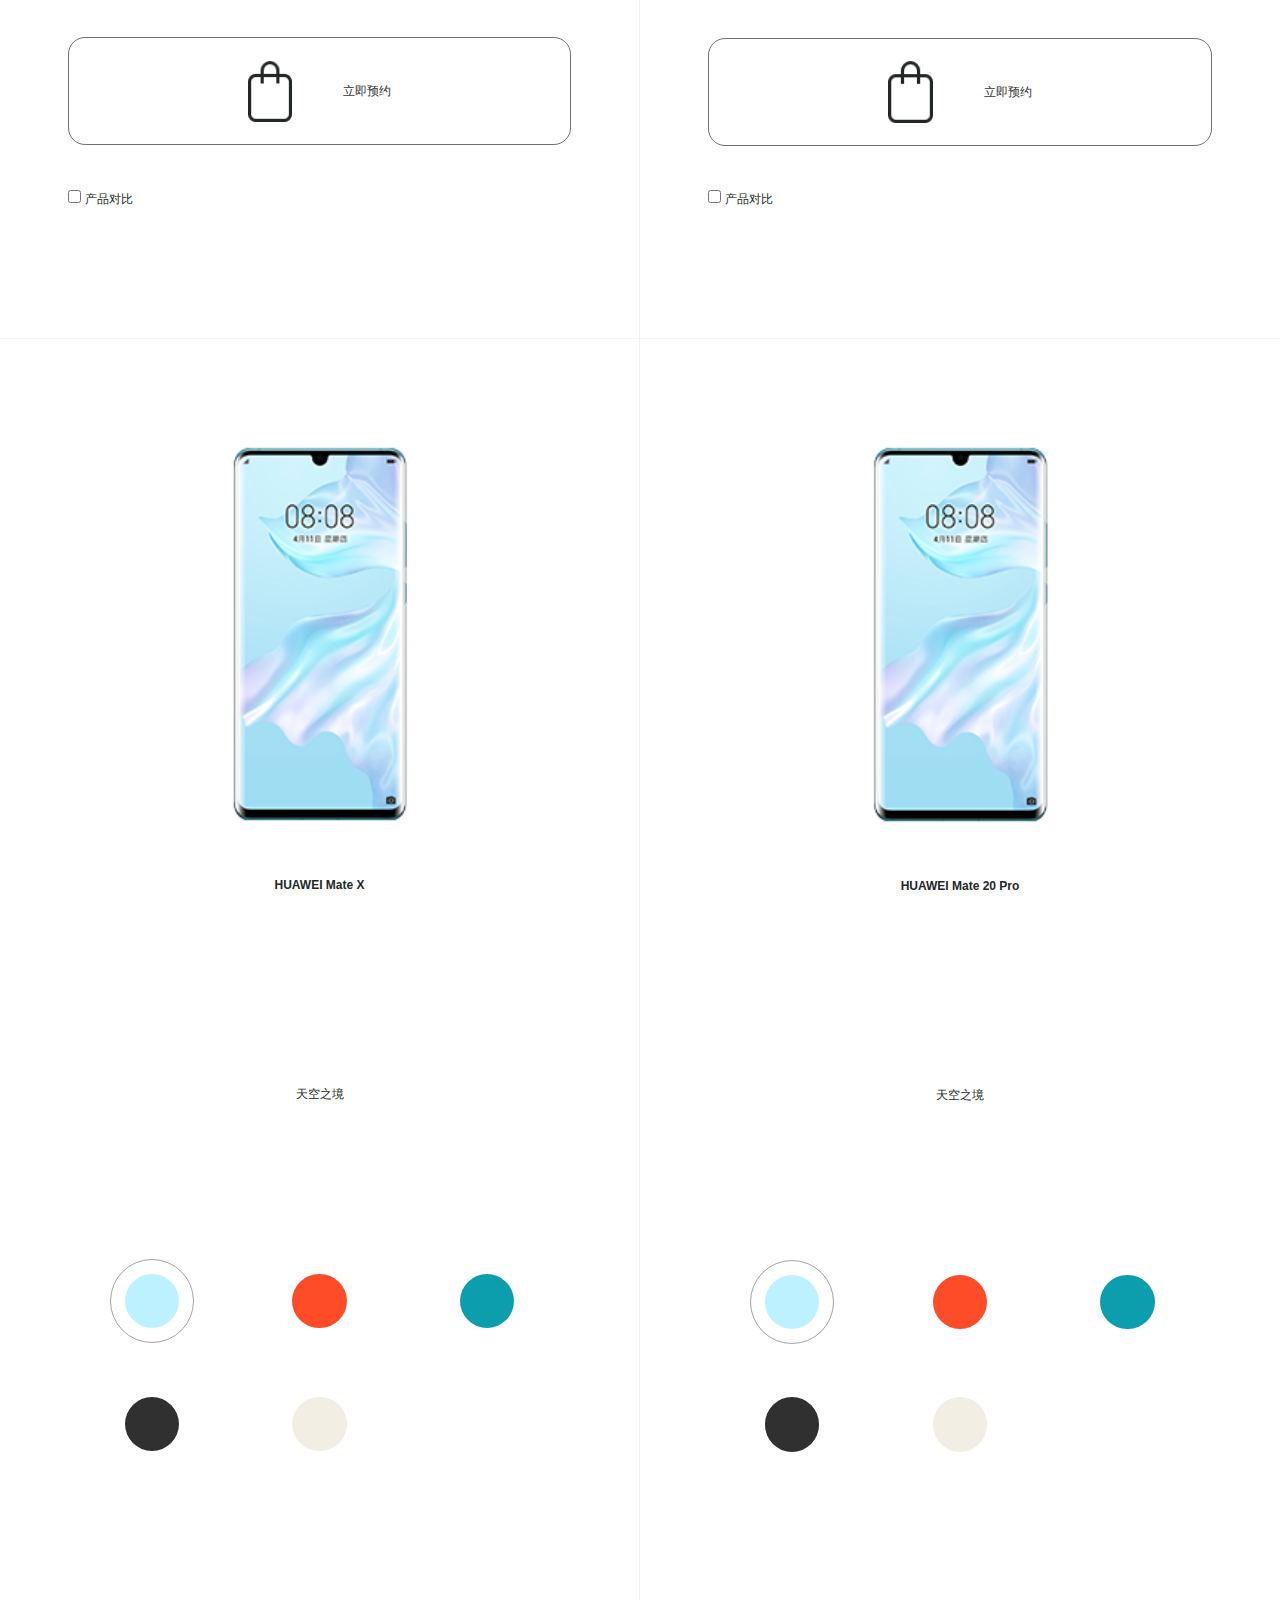
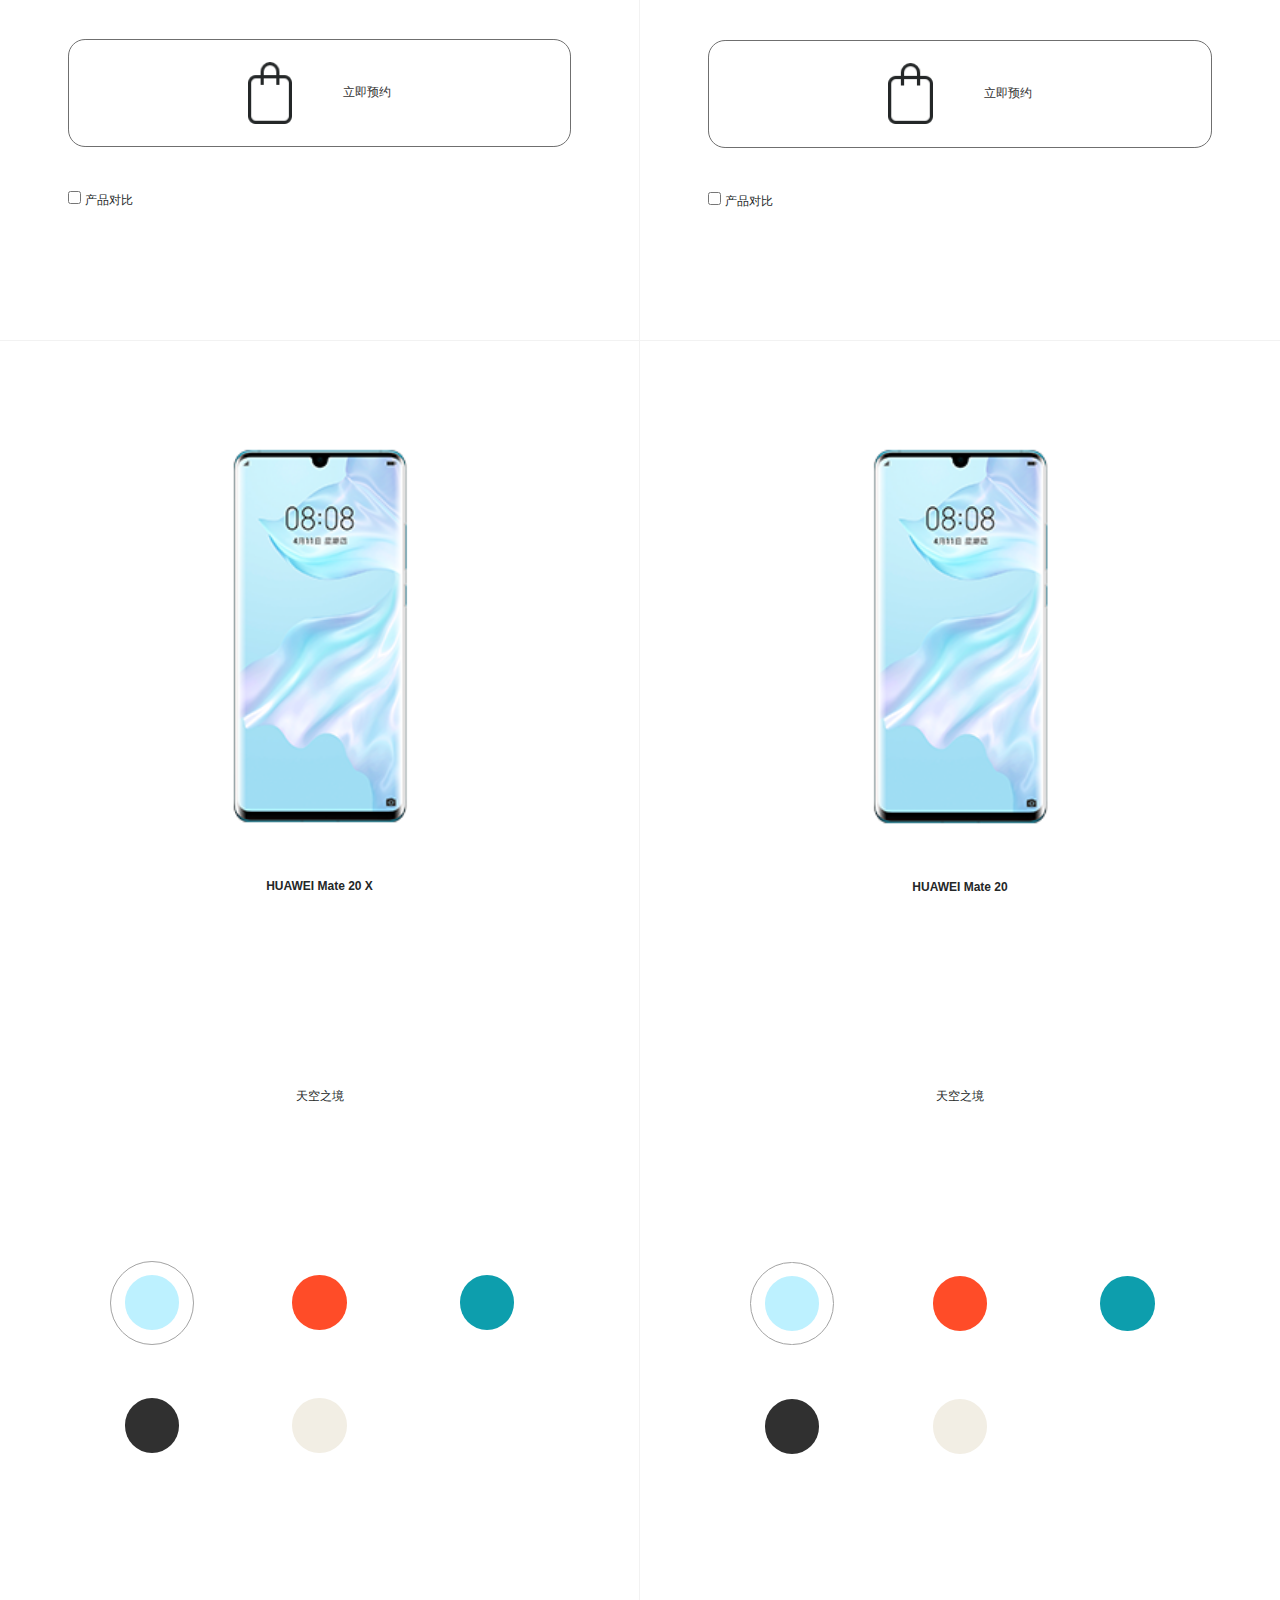
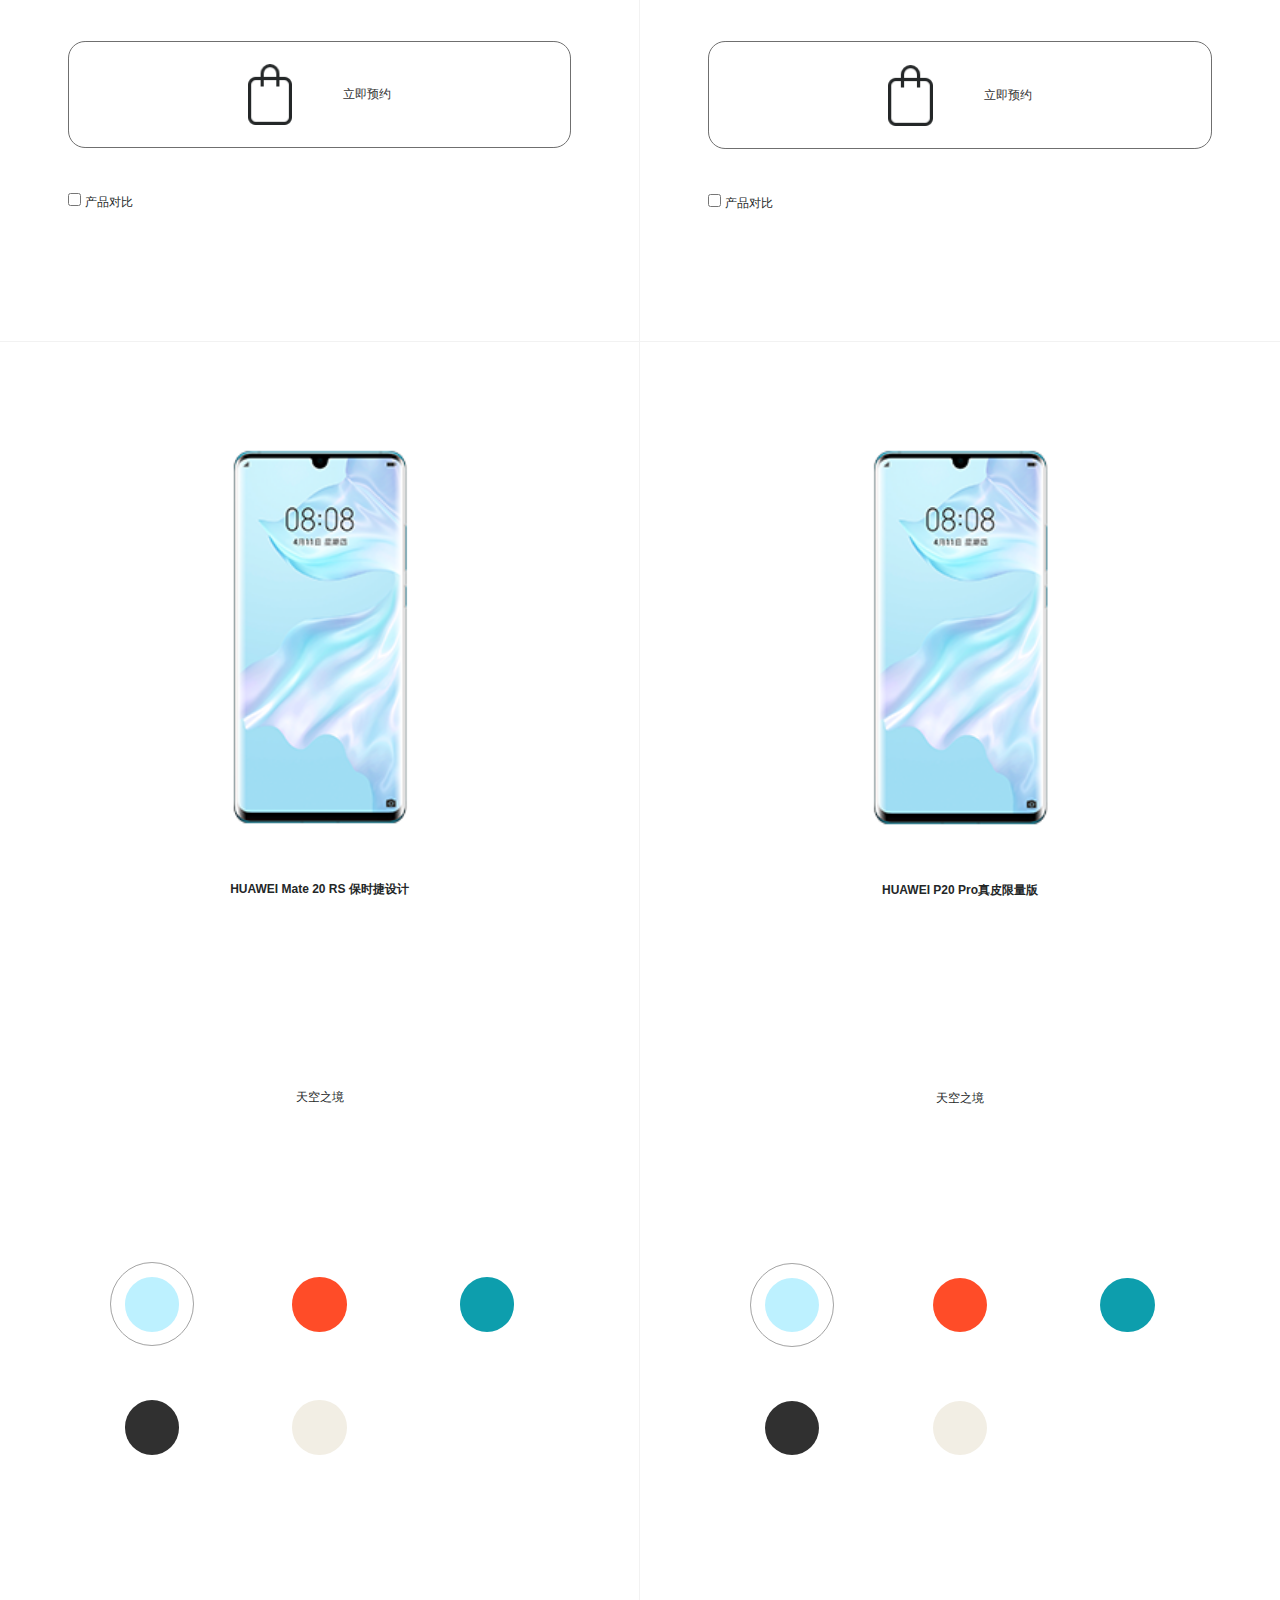
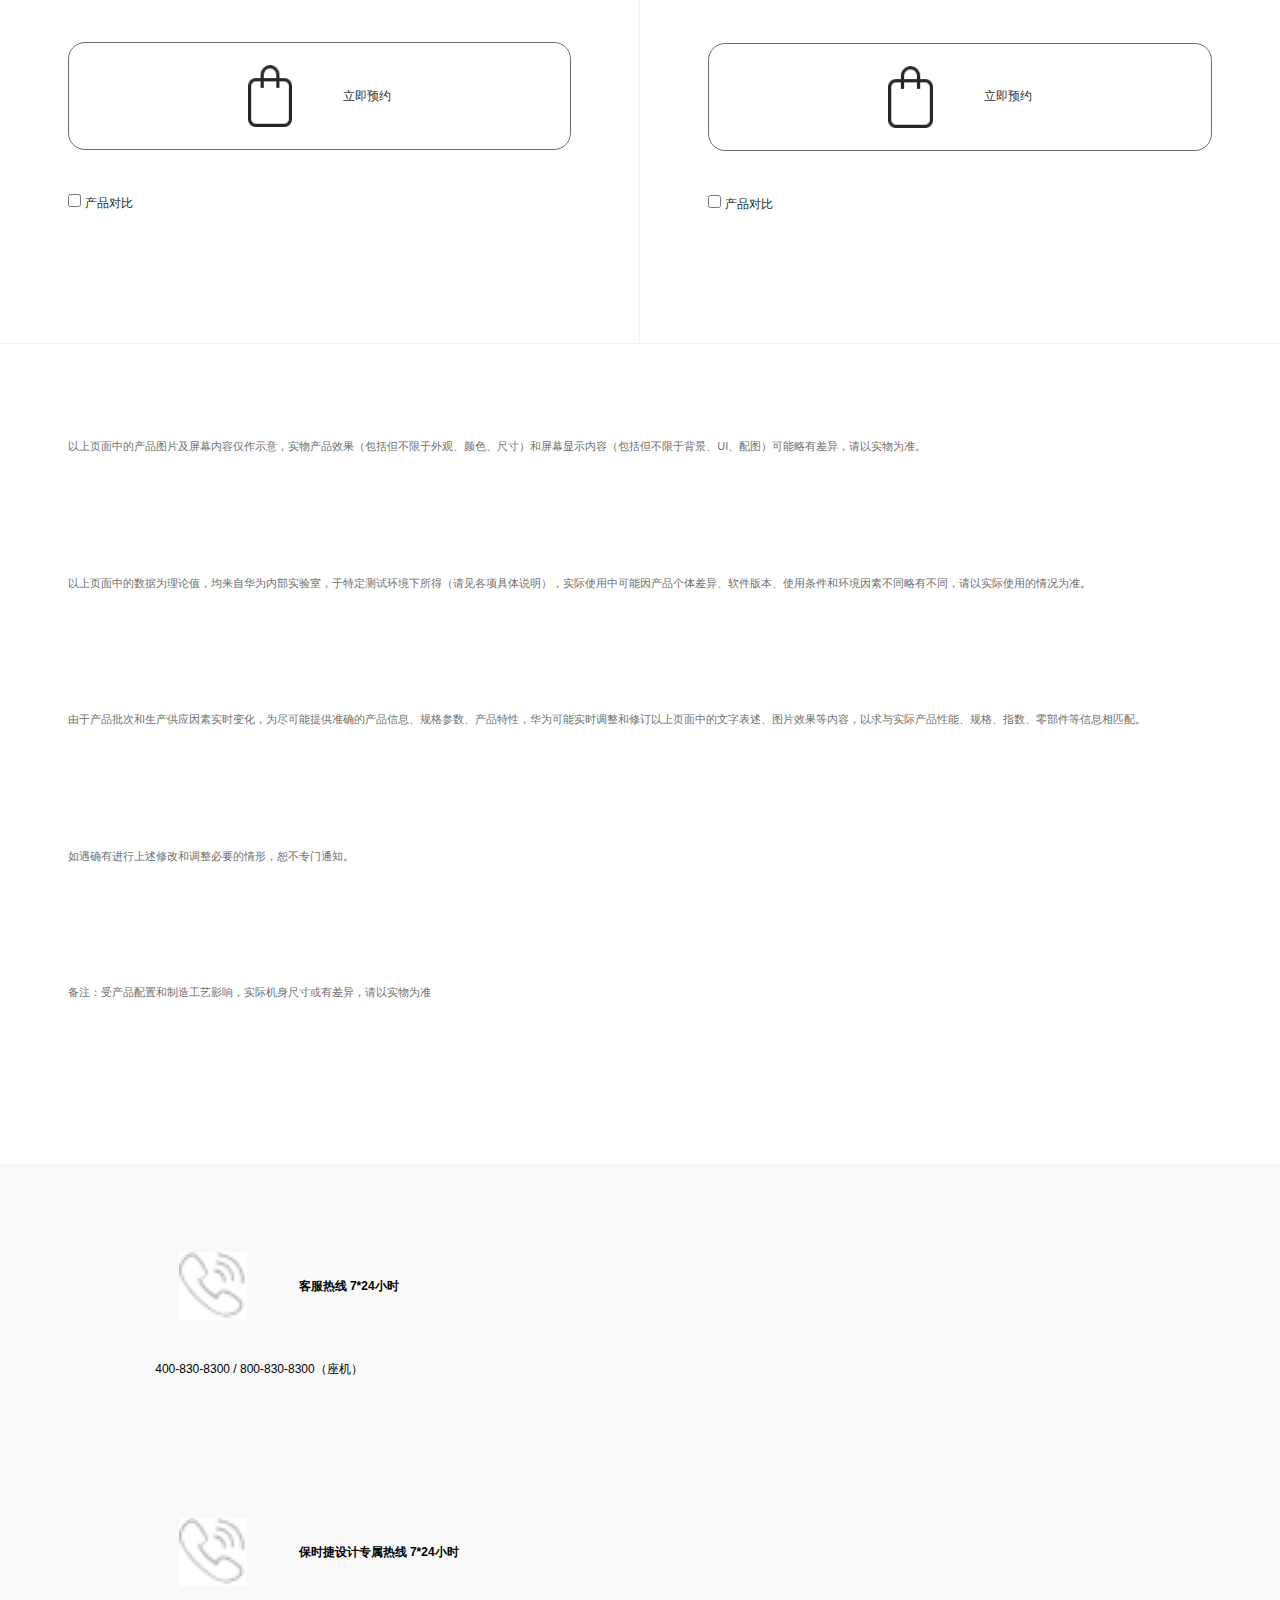
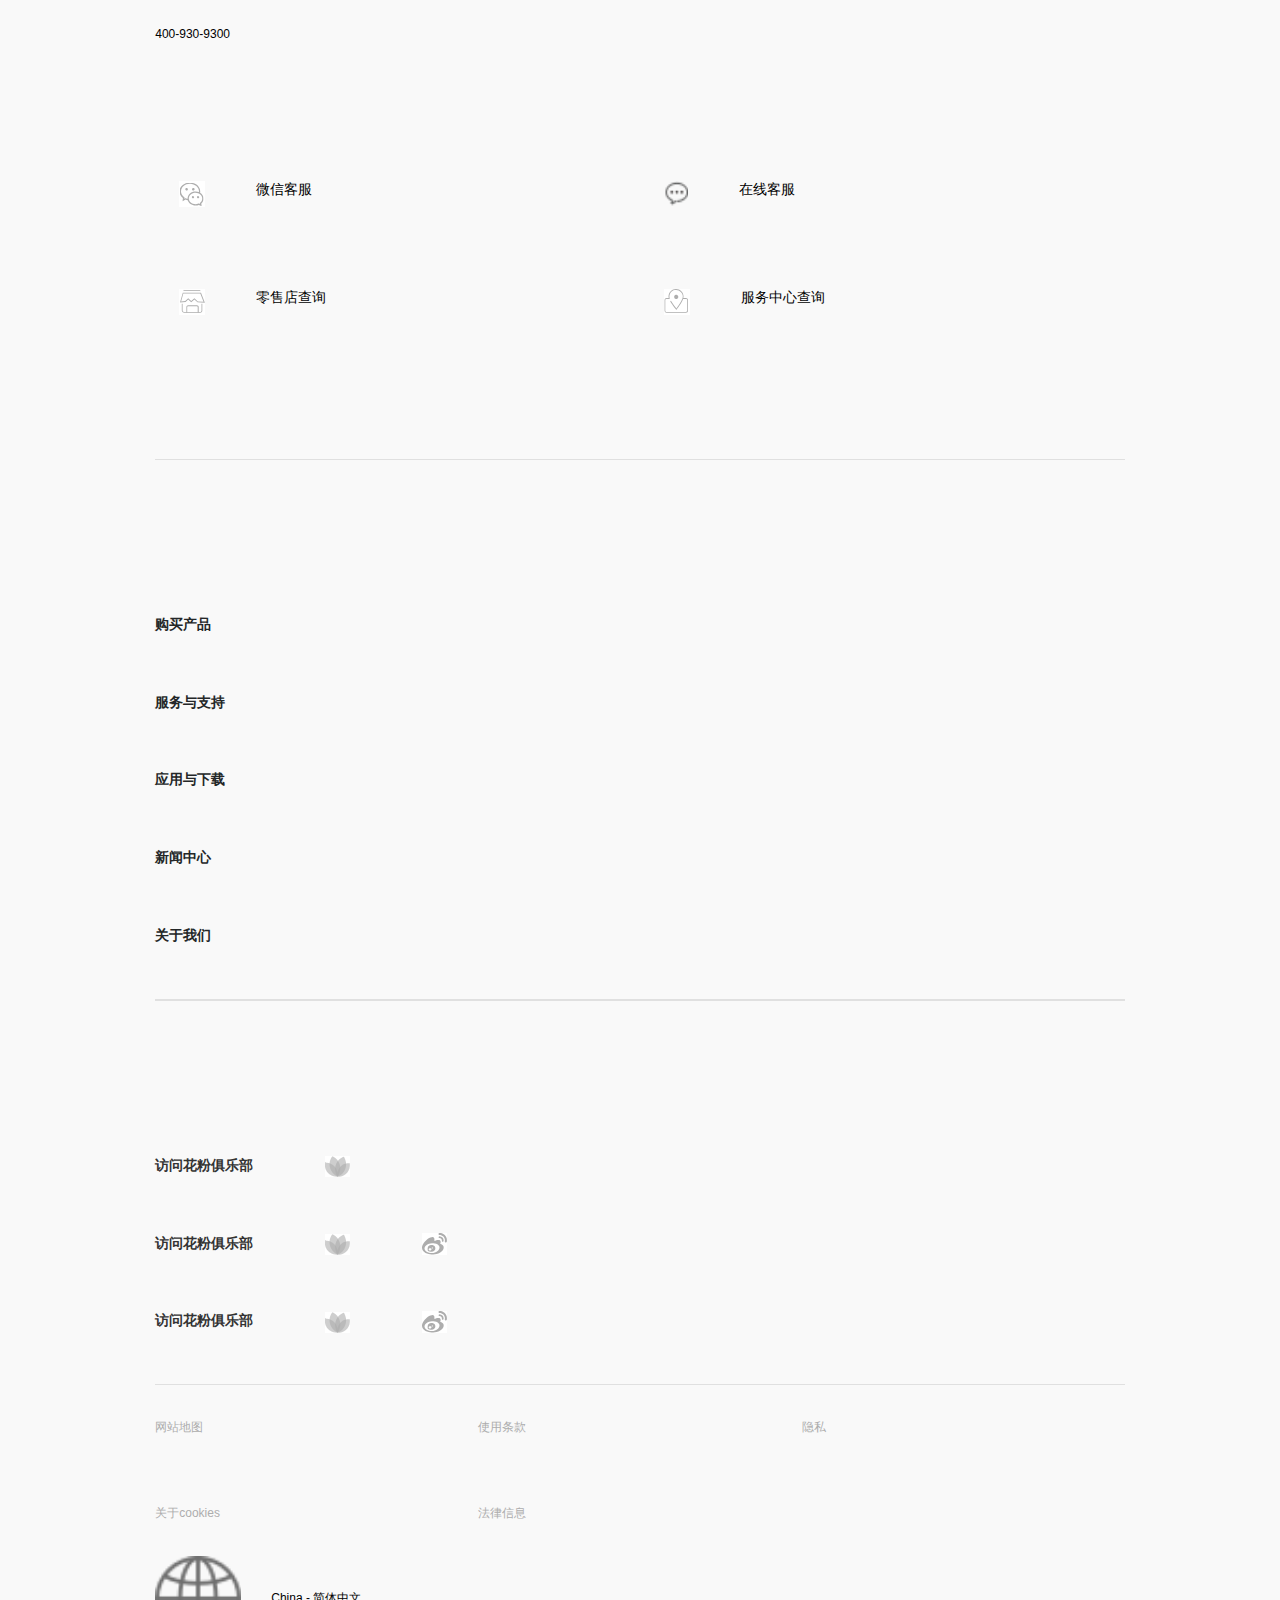
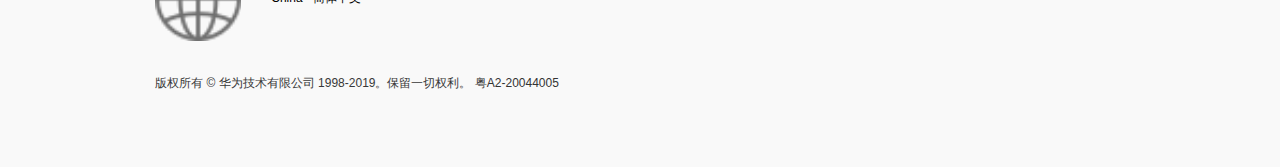
<file: phone.html>
<!DOCTYPE html>
<html lang="en">
<head>
    <meta charset="UTF-8">
    <meta name="viewport" content="width=device-width, initial-scale=1.0">
    <title>智能手机</title>
    <link rel="stylesheet" href="css/common.css">
    <link rel="stylesheet" href="css/phone.css">
</head>
<body>
<header>
    <div class="menu">
        <img src="img/menu.png" width="26" height="20" alt="">
    </div>
    <div class="logo"><a href="index.html"><img src="img/logo.png" width="137" height="31" alt=""></a></div>
    <div class="vmall"><a href="javascript:;"><img src="img/vmall.png" width="31" height="31" alt=""></a></div>
</header>
<section>
    <div class="hide_box">
        <ul class="hideCnt01">
            <li class="hide_list">
                <div class="hide_menu clearfix">
                    <span>智能手机</span>
                    <i class="down"></i>
                </div>
                <div class="hide_p">
                    <ul>
                        <li>
                            <a href="javascript:;">
                                <img src="img/p30pro_nav_skyblue.png" alt="">
                                <span>HUAWEI P30 Pro</span>
                            </a>
                        </li>
                        <li>
                            <a href="javascript:;">
                                <img src="img/mate-20-pro.png" alt="">
                                <span>HUAWEI Mate 20 Pro</span>
                            </a>
                        </li>
                        <li>
                            <a href="javascript:;">
                                <img src="img/p30pro_nav_skyblue.png" alt="">
                                <span>HUAWEI nova 4</span>
                            </a>
                        </li>
                        <li>
                            <a href="javascript:;">
                                <img src="img/mate-20-pro.png" alt="">
                                <span>华为畅享 9S</span>
                            </a>
                        </li>
                        <li class="link_more"><a href="javascript:;">查看全部智能手机</a></li>
                    </ul>
                </div>
            </li>
            <li class="hide_list">
                <div class="hide_menu clearfix">
                    <span>笔记本</span>
                    <i class="down"></i>
                </div>
                <div class="hide_p">
                    <ul>
                        <li>
                            <a href="javascript:;">
                                <img src="img/p30pro_nav_skyblue.png" alt="">
                                <span>HUAWEI P30 Pro</span>
                            </a>
                        </li>
                        <li>
                            <a href="javascript:;">
                                <img src="img/mate-20-pro.png" alt="">
                                <span>HUAWEI Mate 20 Pro</span>
                            </a>
                        </li>
                        <li>
                            <a href="javascript:;">
                                <img src="img/p30pro_nav_skyblue.png" alt="">
                                <span>HUAWEI nova 4</span>
                            </a>
                        </li>
                        <li>
                            <a href="javascript:;">
                                <img src="img/mate-20-pro.png" alt="">
                                <span>华为畅享 9S</span>
                            </a>
                        </li>
                        <li class="link_more"><a href="javascript:;">查看全部智能手机</a></li>
                    </ul>
                </div>
            </li>
            <li class="hide_list">
                <div class="hide_menu clearfix">
                    <span>平板</span>
                    <i class="down"></i>
                </div>
                <div class="hide_p">
                    <ul>
                        <li>
                            <a href="javascript:;">
                                <img src="img/p30pro_nav_skyblue.png" alt="">
                                <span>HUAWEI P30 Pro</span>
                            </a>
                        </li>
                        <li>
                            <a href="javascript:;">
                                <img src="img/mate-20-pro.png" alt="">
                                <span>HUAWEI Mate 20 Pro</span>
                            </a>
                        </li>
                        <li>
                            <a href="javascript:;">
                                <img src="img/p30pro_nav_skyblue.png" alt="">
                                <span>HUAWEI nova 4</span>
                            </a>
                        </li>
                        <li>
                            <a href="javascript:;">
                                <img src="img/mate-20-pro.png" alt="">
                                <span>华为畅享 9S</span>
                            </a>
                        </li>
                        <li class="link_more"><a href="javascript:;">查看全部智能手机</a></li>
                    </ul>
                </div>
            </li>
            <li class="hide_list">
                <div class="hide_menu clearfix">
                    <span>智能穿戴</span>
                    <i class="down"></i>
                </div>
                <div class="hide_p">
                    <ul>
                        <li>
                            <a href="javascript:;">
                                <img src="img/p30pro_nav_skyblue.png" alt="">
                                <span>HUAWEI P30 Pro</span>
                            </a>
                        </li>
                        <li>
                            <a href="javascript:;">
                                <img src="img/mate-20-pro.png" alt="">
                                <span>HUAWEI Mate 20 Pro</span>
                            </a>
                        </li>
                        <li>
                            <a href="javascript:;">
                                <img src="img/p30pro_nav_skyblue.png" alt="">
                                <span>HUAWEI nova 4</span>
                            </a>
                        </li>
                        <li>
                            <a href="javascript:;">
                                <img src="img/mate-20-pro.png" alt="">
                                <span>华为畅享 9S</span>
                            </a>
                        </li>
                        <li class="link_more"><a href="javascript:;">查看全部智能手机</a></li>
                    </ul>
                </div>
            </li>
            <li class="hide_list">
                <div class="hide_menu clearfix">
                    <span>智能家园</span>
                    <i class="down"></i>
                </div>
                <div class="hide_p">
                    <ul>
                        <li>
                            <a href="javascript:;">
                                <img src="img/p30pro_nav_skyblue.png" alt="">
                                <span>HUAWEI P30 Pro</span>
                            </a>
                        </li>
                        <li>
                            <a href="javascript:;">
                                <img src="img/mate-20-pro.png" alt="">
                                <span>HUAWEI Mate 20 Pro</span>
                            </a>
                        </li>
                        <li>
                            <a href="javascript:;">
                                <img src="img/p30pro_nav_skyblue.png" alt="">
                                <span>HUAWEI nova 4</span>
                            </a>
                        </li>
                        <li>
                            <a href="javascript:;">
                                <img src="img/mate-20-pro.png" alt="">
                                <span>华为畅享 9S</span>
                            </a>
                        </li>
                        <li class="link_more"><a href="javascript:;">查看全部智能手机</a></li>
                    </ul>
                </div>
            </li>
            <li class="hide_list">
                <div class="hide_menu clearfix">
                    <span>更多产品</span>
                    <i class="down"></i>
                </div>
                <div class="hide_p">
                    <ul>
                        <li>
                            <a href="javascript:;">
                                <img src="img/p30pro_nav_skyblue.png" alt="">
                                <span>HUAWEI P30 Pro</span>
                            </a>
                        </li>
                        <li>
                            <a href="javascript:;">
                                <img src="img/mate-20-pro.png" alt="">
                                <span>HUAWEI Mate 20 Pro</span>
                            </a>
                        </li>
                        <li>
                            <a href="javascript:;">
                                <img src="img/p30pro_nav_skyblue.png" alt="">
                                <span>HUAWEI nova 4</span>
                            </a>
                        </li>
                        <li>
                            <a href="javascript:;">
                                <img src="img/mate-20-pro.png" alt="">
                                <span>华为畅享 9S</span>
                            </a>
                        </li>
                        <li class="link_more"><a href="javascript:;">查看全部智能手机</a></li>
                    </ul>
                </div>
            </li>
            <li class="hide_list">
                <div class="hide_menu clearfix">
                    <span>软件应用</span>
                    <i class="down"></i>
                </div>
                <div class="hide_p">
                    <ul>
                        <li>
                            <a href="javascript:;">
                                <img src="img/p30pro_nav_skyblue.png" alt="">
                                <span>HUAWEI P30 Pro</span>
                            </a>
                        </li>
                        <li>
                            <a href="javascript:;">
                                <img src="img/mate-20-pro.png" alt="">
                                <span>HUAWEI Mate 20 Pro</span>
                            </a>
                        </li>
                        <li>
                            <a href="javascript:;">
                                <img src="img/p30pro_nav_skyblue.png" alt="">
                                <span>HUAWEI nova 4</span>
                            </a>
                        </li>
                        <li>
                            <a href="javascript:;">
                                <img src="img/mate-20-pro.png" alt="">
                                <span>华为畅享 9S</span>
                            </a>
                        </li>
                        <li class="link_more"><a href="javascript:;">查看全部智能手机</a></li>
                    </ul>
                </div>
            </li>
            <li class="hide_list">
                <div class="hide_menu clearfix">
                    <a href="support.html">服务与支持</a>
                </div>
            </li>
            <li>
                <div class="login_reg">
                    <img src="img/user.png" alt="">
                    <div>
                        <a href="login.html">登录</a>
                        <a href="reg.html">/注册</a>
                    </div>
                </div>
            </li>
            <li class="search">
                <img src="img/search.png" alt="">
                <span>输入更多关键词搜索</span>
            </li>
        </ul>
        <div class="hideCnt02">
            <div class="hide_part hide_person">
                <span>个人用户</span>
                <p>手机，PC和平板，穿戴设备等个人及家用产品</p>
            </div>
            <div class="hide_part hide_group">
                <a href="javascript:;">
                    <span>个人用户<i></i></span>
                    <p>手机，PC和平板，穿戴设备等个人及家用产品</p>
                </a>
            </div>
            <div class="hide_part hide_company">
                <a href="javascript:;">
                    <span>个人用户<i></i></span>
                    <p>手机，PC和平板，穿戴设备等个人及家用产品</p>
                </a>
            </div>
            <div class="hide_part hide_operator">
                <a href="javascript:;">
                    <span>个人用户<i></i></span>
                    <p>手机，PC和平板，穿戴设备等个人及家用产品</p>
                </a>
            </div>
        </div>
        <div class="consumer_web">
            <span>消费者业务网站</span>
            <i class="down" style="border-top-color: #fff;"></i>
        </div>
    </div>
    <ul class="news_menu">
        <div class="news_tit">
            <span>系列</span>
        </div>
        <i class="news_arrow"></i>
    </ul>
    <ul class="news_hide">
        <li>
            <input type="radio" name="series" ><span>HUAWEI Mate系列</span>
        </li>
        <li>
            <input type="radio" name="series" ><span>HUAWEI Mate系列</span>
        </li>
        <li>
            <input type="radio" name="series" ><span>HUAWEI Mate系列</span>
        </li>
        <li>
            <input type="radio" name="series" ><span>HUAWEI Mate系列</span>
        </li>
        <li class="confirm">
            <span>确认</span>
        </li>
    </ul>
    <div class="white"></div>
    <div class="wrap">


        <ul class="phoneList">
            <li>
                <div class="phone_img">
                    <a href=""><img src="img/p30pro_nav_skyblue.png" alt=""></a>
                </div>
                <div class="phone_name">
                    <b>HUAWEI P30 Pro</b>
                </div>
                <div class="phone_color">
                    天空之境
                </div>
                <ul class="phone_color_list">
                    <li>
                        <div class="selected">
                            <span></span>
                        </div>
                    </li>
                    <li>
                        <div>
                            <span></span>
                        </div>
                    </li>
                    <li>
                        <div>
                            <span></span>
                        </div>
                    </li>
                    <li>
                        <div>
                            <span></span>
                        </div>
                    </li>
                    <li>
                        <div>
                            <span></span>
                        </div>
                    </li>
                </ul>
                <div class="order">
                    <img src="img/packet.png" alt="">
                    <a href="">
                        <span>立即预约</span>
                    </a>
                </div>
                <div class="compare">
                    <input type="checkbox" name="" class="checkBtn">
                    <span>产品对比</span>
                </div>
            </li>
            <li>
                <div class="phone_img">
                    <a href=""><img src="img/p30pro_nav_skyblue.png" alt=""></a>
                </div>
                <div class="phone_name">
                    <b>HUAWEI P30</b>
                </div>
                <div class="phone_color">
                    天空之境
                </div>
                <ul class="phone_color_list">
                    <li>
                        <div class="selected">
                            <span></span>
                        </div>
                    </li>
                    <li>
                        <div>
                            <span></span>
                        </div>
                    </li>
                    <li>
                        <div>
                            <span></span>
                        </div>
                    </li>
                    <li>
                        <div>
                            <span></span>
                        </div>
                    </li>
                    <li>
                        <div>
                            <span></span>
                        </div>
                    </li>
                </ul>
                <div class="order">
                    <img src="img/packet.png" alt="">
                    <a href="">
                        <span>立即预约</span>
                    </a>
                </div>
                <div class="compare">
                    <input type="checkbox" name="" class="checkBtn">
                    <span>产品对比</span>
                </div>
            </li>
            <li>
                <div class="phone_img">
                    <a href=""><img src="img/p30pro_nav_skyblue.png" alt=""></a>
                </div>
                <div class="phone_name">
                    <b>HUAWEI Mate X</b>
                </div>
                <div class="phone_color">
                    天空之境
                </div>
                <ul class="phone_color_list">
                    <li>
                        <div class="selected">
                            <span></span>
                        </div>
                    </li>
                    <li>
                        <div>
                            <span></span>
                        </div>
                    </li>
                    <li>
                        <div>
                            <span></span>
                        </div>
                    </li>
                    <li>
                        <div>
                            <span></span>
                        </div>
                    </li>
                    <li>
                        <div>
                            <span></span>
                        </div>
                    </li>
                </ul>
                <div class="order">
                    <img src="img/packet.png" alt="">
                    <a href="">
                        <span>立即预约</span>
                    </a>
                </div>
                <div class="compare">
                    <input type="checkbox" name="" class="checkBtn">
                    <span>产品对比</span>
                </div>
            </li>
            <li>
                <div class="phone_img">
                    <a href=""><img src="img/p30pro_nav_skyblue.png" alt=""></a>
                </div>
                <div class="phone_name">
                    <b>HUAWEI Mate 20 Pro</b>
                </div>
                <div class="phone_color">
                    天空之境
                </div>
                <ul class="phone_color_list">
                    <li>
                        <div class="selected">
                            <span></span>
                        </div>
                    </li>
                    <li>
                        <div>
                            <span></span>
                        </div>
                    </li>
                    <li>
                        <div>
                            <span></span>
                        </div>
                    </li>
                    <li>
                        <div>
                            <span></span>
                        </div>
                    </li>
                    <li>
                        <div>
                            <span></span>
                        </div>
                    </li>
                </ul>
                <div class="order">
                    <img src="img/packet.png" alt="">
                    <a href="">
                        <span>立即预约</span>
                    </a>
                </div>
                <div class="compare">
                    <input type="checkbox" name="" class="checkBtn">
                    <span>产品对比</span>
                </div>
            </li>
            <li>
                <div class="phone_img">
                    <a href=""><img src="img/p30pro_nav_skyblue.png" alt=""></a>
                </div>
                <div class="phone_name">
                    <b>HUAWEI Mate 20 X</b>
                </div>
                <div class="phone_color">
                    天空之境
                </div>
                <ul class="phone_color_list">
                    <li>
                        <div class="selected">
                            <span></span>
                        </div>
                    </li>
                    <li>
                        <div>
                            <span></span>
                        </div>
                    </li>
                    <li>
                        <div>
                            <span></span>
                        </div>
                    </li>
                    <li>
                        <div>
                            <span></span>
                        </div>
                    </li>
                    <li>
                        <div>
                            <span></span>
                        </div>
                    </li>
                </ul>
                <div class="order">
                    <img src="img/packet.png" alt="">
                    <a href="">
                        <span>立即预约</span>
                    </a>
                </div>
                <div class="compare">
                    <input type="checkbox" name="" class="checkBtn">
                    <span>产品对比</span>
                </div>
            </li>
            <li>
                <div class="phone_img">
                    <a href=""><img src="img/p30pro_nav_skyblue.png" alt=""></a>
                </div>
                <div class="phone_name">
                    <b>HUAWEI Mate 20</b>
                </div>
                <div class="phone_color">
                    天空之境
                </div>
                <ul class="phone_color_list">
                    <li>
                        <div class="selected">
                            <span></span>
                        </div>
                    </li>
                    <li>
                        <div>
                            <span></span>
                        </div>
                    </li>
                    <li>
                        <div>
                            <span></span>
                        </div>
                    </li>
                    <li>
                        <div>
                            <span></span>
                        </div>
                    </li>
                    <li>
                        <div>
                            <span></span>
                        </div>
                    </li>
                </ul>
                <div class="order">
                    <img src="img/packet.png" alt="">
                    <a href="">
                        <span>立即预约</span>
                    </a>
                </div>
                <div class="compare">
                    <input type="checkbox" name="" class="checkBtn">
                    <span>产品对比</span>
                </div>
            </li>
            <li>
                <div class="phone_img">
                    <a href=""><img src="img/p30pro_nav_skyblue.png" alt=""></a>
                </div>
                <div class="phone_name">
                    <b>HUAWEI Mate 20 RS 保时捷设计</b>
                </div>
                <div class="phone_color">
                    天空之境
                </div>
                <ul class="phone_color_list">
                    <li>
                        <div class="selected">
                            <span></span>
                        </div>
                    </li>
                    <li>
                        <div>
                            <span></span>
                        </div>
                    </li>
                    <li>
                        <div>
                            <span></span>
                        </div>
                    </li>
                    <li>
                        <div>
                            <span></span>
                        </div>
                    </li>
                    <li>
                        <div>
                            <span></span>
                        </div>
                    </li>
                </ul>
                <div class="order">
                    <img src="img/packet.png" alt="">
                    <a href="">
                        <span>立即预约</span>
                    </a>
                </div>
                <div class="compare">
                    <input type="checkbox" name="" class="checkBtn">
                    <span>产品对比</span>
                </div>
            </li>
            <li>
                <div class="phone_img">
                    <a href=""><img src="img/p30pro_nav_skyblue.png" alt=""></a>
                </div>
                <div class="phone_name">
                    <b>HUAWEI P20 Pro真皮限量版</b>
                </div>
                <div class="phone_color">
                    天空之境
                </div>
                <ul class="phone_color_list">
                    <li>
                        <div class="selected">
                            <span></span>
                        </div>
                    </li>
                    <li>
                        <div>
                            <span></span>
                        </div>
                    </li>
                    <li>
                        <div>
                            <span></span>
                        </div>
                    </li>
                    <li>
                        <div>
                            <span></span>
                        </div>
                    </li>
                    <li>
                        <div>
                            <span></span>
                        </div>
                    </li>
                </ul>
                <div class="order">
                    <img src="img/packet.png" alt="">
                    <a href="">
                        <span>立即预约</span>
                    </a>
                </div>
                <div class="compare">
                    <input type="checkbox" name="" class="checkBtn">
                    <span>产品对比</span>
                </div>
            </li>
        </ul>
        <ul class="text">
            <li>以上页面中的产品图片及屏幕内容仅作示意，实物产品效果（包括但不限于外观、颜色、尺寸）和屏幕显示内容（包括但不限于背景、UI、配图）可能略有差异，请以实物为准。</li>
            <li>以上页面中的数据为理论值，均来自华为内部实验室，于特定测试环境下所得（请见各项具体说明），实际使用中可能因产品个体差异、软件版本、使用条件和环境因素不同略有不同，请以实际使用的情况为准。</li>
            <li>由于产品批次和生产供应因素实时变化，为尽可能提供准确的产品信息、规格参数、产品特性，华为可能实时调整和修订以上页面中的文字表述、图片效果等内容，以求与实际产品性能、规格、指数、零部件等信息相匹配。</li>
            <li>如遇确有进行上述修改和调整必要的情形，恕不专门通知。</li>
            <li>备注：受产品配置和制造工艺影响，实际机身尺寸或有差异，请以实物为准</li>
        </ul>
    </div>
    <div class="compare_result">
        <div class="compare_interface">
            <div class="compare_item interface_phone">
                <span class="p1">1</span>
                <i class="del"></i>
            </div>
            <div class="compare_item interface_phone">
                <span class="p1">2</span>
                <i class="del"></i>
            </div>
            <div class="compare_item cancel">
                取消
            </div>
            <div class="compare_item go_compare">
                产品对比
            </div>
        </div>
    </div>
</section>
<div class="footer">
    <div class="footer_cnt">
        <div class="service">
            <div class="ser_part">
                <div class="tit"><img src="img/tel.png" alt=""><span>客服热线 7*24小时</span></div>
                <div class="tel">400-830-8300 / 800-830-8300（座机）</div>
            </div>
            <div class="ser_part">
                <div class="tit"><img src="img/tel.png" alt=""><span>保时捷设计专属热线 7*24小时</span></div>
                <div class="tel">400-930-9300</div>
            </div>
            <div class="ser_item_list">
                <div class="ser_item">
                    <img src="img/wechat.png" width="26" height="26" alt="">
                    <span>微信客服</span>
                </div>
                <div class="ser_item">
                    <img src="img/message.png" width="24" height="26" alt="">
                    <span>在线客服</span>
                </div>
                <div class="ser_item">
                    <img src="img/store.png" width="26" height="26" alt="">
                    <span>零售店查询</span>
                </div>
                <div class="ser_item">
                    <img src="img/place.png" width="26" height="26" alt="">
                    <span>服务中心查询</span>
                </div>
            </div>
        </div>
        <ul class="ft_menu">
            <li>
                <div class="menu_tit"><span>购买产品</span><i class="down"></i></div>
                <ul class="lists">
                    <li><a href="javascript:;">智能手机</a></li>
                    <li><a href="javascript:;">笔记本</a></li>
                    <li><a href="javascript:;">平板</a></li>
                    <li><a href="javascript:;">智能穿戴</a></li>
                    <li><a href="javascript:;">智能家居</a></li>
                    <li><a href="javascript:;">移动宽带</a></li>
                    <li><a href="javascript:;">配件</a></li>
                </ul>
            </li>
            <li>
                <div class="menu_tit"><span>服务与支持</span><i class="down"></i></div>
                <ul class="lists">
                    <li><a href="javascript:;">问卷调查</a></li>
                    <li><a href="javascript:;">保修政策</a></li>
                    <li><a href="javascript:;">预约服务</a></li>
                    <li><a href="javascript:;">寄修服务</a></li>
                    <li><a href="javascript:;">保修状态查询</a></li>
                    <li><a href="javascript:;">维修备件价格</a></li>
                    <li><a href="javascript:;">维修进度查询</a></li>
                    <li><a href="javascript:;">联系我们</a></li>
                </ul>
            </li>
            <li>
                <div class="menu_tit"><span>应用与下载</span><i class="down"></i></div>
                <ul class="lists">
                    <li><a href="javascript:;">预置应用公示</a></li>
                    <li><a href="javascript:;">店面元素下载</a></li>
                </ul>
            </li>
            <li>
                <div class="menu_tit"><span>新闻中心</span><i class="down"></i></div>
                <ul class="lists">
                    <li><a href="news.html">华为新闻</a></li>
                    <li><a href="javascript:;">华为视频</a></li>
                </ul>
            </li>
            <li>
                <div class="menu_tit"><span>关于我们</span><i class="down"></i></div>
                <ul class="lists">
                    <li><a href="javascript:;">关于我们</a></li>
                    <li><a href="javascript:;">华为商城</a></li>
                    <li><a href="javascript:;">企业业务</a></li>
                    <li><a href="javascript:;">运营商网络</a></li>
                    <li><a href="javascript:;">华为海洋</a></li>
                    <li><a href="javascript:;">华为集团</a></li>
                    <li><a href="javascript:;">加入华为</a></li>
                    <li><a href="javascript:;">成为合作伙伴</a></li>
                </ul>
            </li>
        </ul>
        <ul class="ft_menu">
            <li>
                <div class="menu_tit">
                    <a href="javascript:;">
                        <span>访问花粉俱乐部</span>
                        <img src="img/club.png" alt="">
                    </a>
                </div>
            </li>
            <li>
                <div class="menu_tit">
                    <a href="javascript:;">
                        <span>访问花粉俱乐部</span>
                        <img src="img/club.png" alt="">
                        <img src="img/sina.png" alt="">
                    </a>
                </div>
            </li>
            <li>
                <div class="menu_tit">
                    <a href="javascript:;">
                        <span>访问花粉俱乐部</span>
                        <img src="img/club.png" alt="">
                        <img src="img/sina.png" alt="">
                    </a>
                </div>
            </li>
        </ul>
        <div class="ft_bottom">
            <ul class="info">
                <li><a href="javascript:;">网站地图</a></li>
                <li><a href="javascript:;">使用条款</a></li>
                <li><a href="javascript:;">隐私</a></li>
                <li><a href="javascript:;">关于cookies</a></li>
                <li><a href="javascript:;">法律信息</a></li>
            </ul>
            <div class="language">
                <img src="img/en.png" alt="">
                <span>China - 简体中文</span>
            </div>
            <p>
                <span>版权所有 © 华为技术有限公司 1998-2019。保留一切权利。 粤</span><a href="javascript:;">A2-20044005</a>
            </p>
        </div>
    </div>
</div>
</body>
</html>
<script type="text/javascript" src="js/jquery-3.3.1.min.js"></script>
<script type="text/javascript" src="js/common.js"></script>
<script type="text/javascript" src="js/phone.js"></script>
</file>
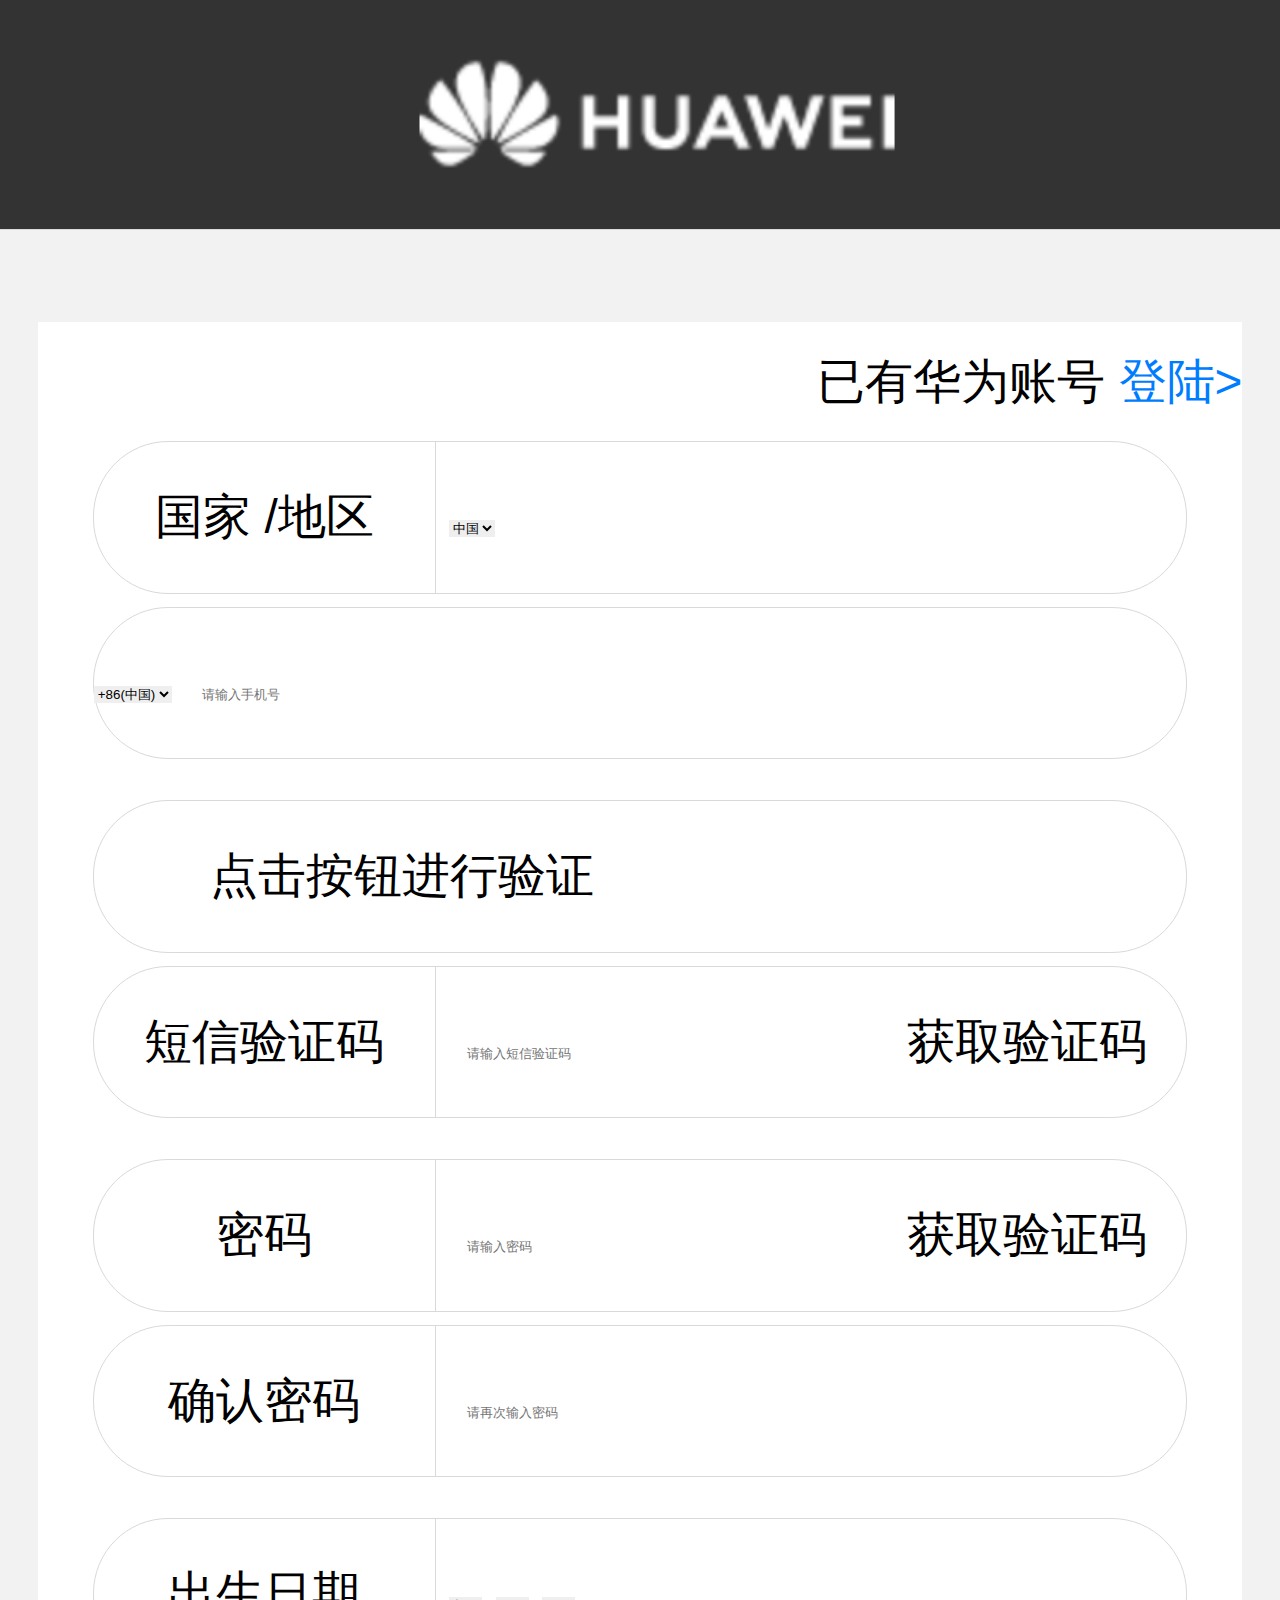
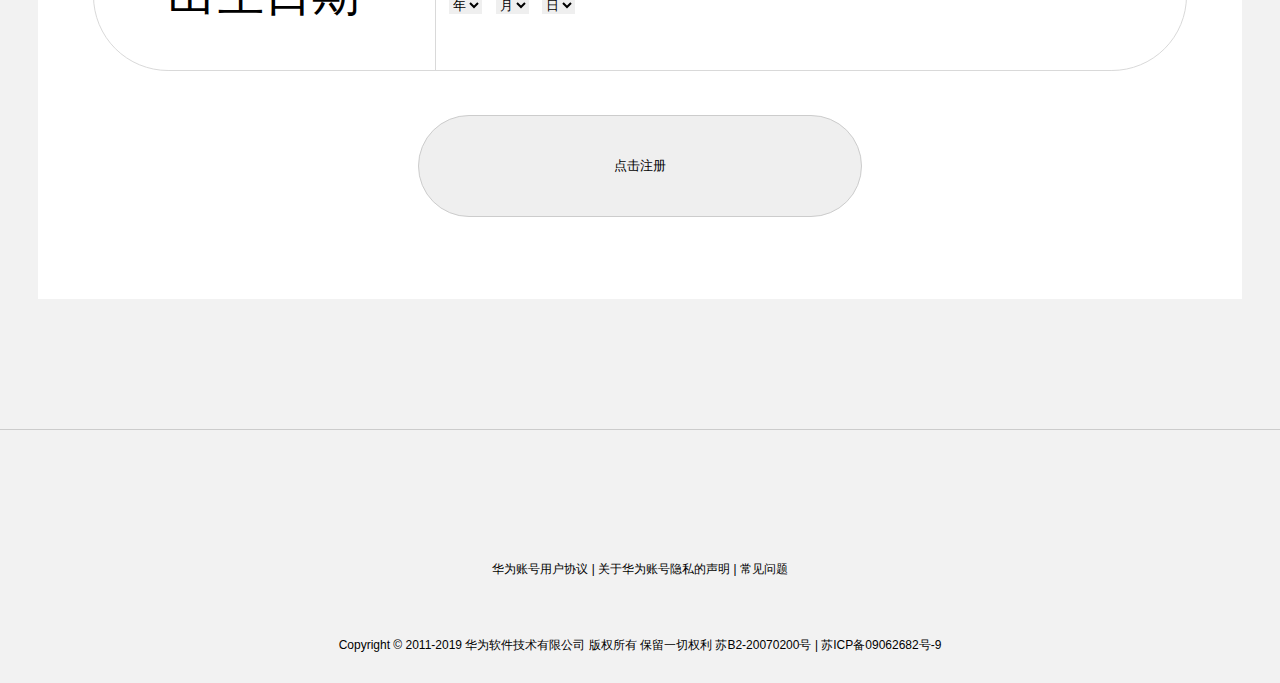
<file: reg.html>
<!DOCTYPE html>
<html lang="en">
<head>
    <meta charset="UTF-8">
    <meta name="viewport" content="width=device-width, initial-scale=1.0">
    <title>注册</title>
    <link rel="stylesheet" href="css/common.css">
    <link rel="stylesheet" href="css/reg.css">
</head>
<body>
    <header>
        <a href=""><img src="img/reg-logo.png" alt=""></a>
    </header>
    <section>
        <div class="wrap">
            <div class="toLogin">
                <p>已有华为账号 <a href="login.html">登陆&gt</a></p>
            </div>
            <div class="reg">
                <form action="">
                    <ul>
                        <li>
                            <span>国家 /地区</span>
                            <select name="" id="">
                                <option value="中国" selected>中国</option>
                            </select>
                        </li>
                        <li>
                            <select name="" id="">
                                <option value="+86(中国)" selected>+86(中国)</option>
                            </select>
                            <input type="text" placeholder="请输入手机号">
                        </li>
                        <li>点击按钮进行验证</li>
                        <li>
                            <span>短信验证码</span>
                            <input type="text" placeholder="请输入短信验证码">
                            <span>获取验证码</span>
                        </li>
                        <li>
                            <span>密码</span>
                            <input type="text" placeholder="请输入密码">
                            <span>获取验证码</span>
                        </li>
                        <li>
                            <span>确认密码</span>
                            <input type="text" placeholder="请再次输入密码">
                        </li>
                        <li>
                            <span>出生日期</span>
                            <select name="" id="">
                                <option value="年" selected>年</option>
                            </select>
                            <select name="" id="">
                                <option value="月" selected>月</option>
                            </select>
                            <select name="" id="">
                                <option value="日" selected>日</option>
                            </select>
                        </li>
                    </ul>
                    <input class="submitBtn" type="submit" value="点击注册">
                </form>
            </div>
        </div>
    </section>
    <footer>
        <div>
            <span>华为账号用户协议</span>
            <i>|</i>
            <span>关于华为账号隐私的声明</span>
            <i>|</i>
            <span>常见问题</span>
        </div>
        <div>
            <span>Copyright © 2011-2019</span>
            <span>华为软件技术有限公司</span>
            <span>版权所有</span>
            <span>保留一切权利</span>
            <span>苏B2-20070200号</span>
            <i>|</i>
            <span>苏ICP备09062682号-9</span>
        </div>
    </footer>
</body>
</html>
</file>
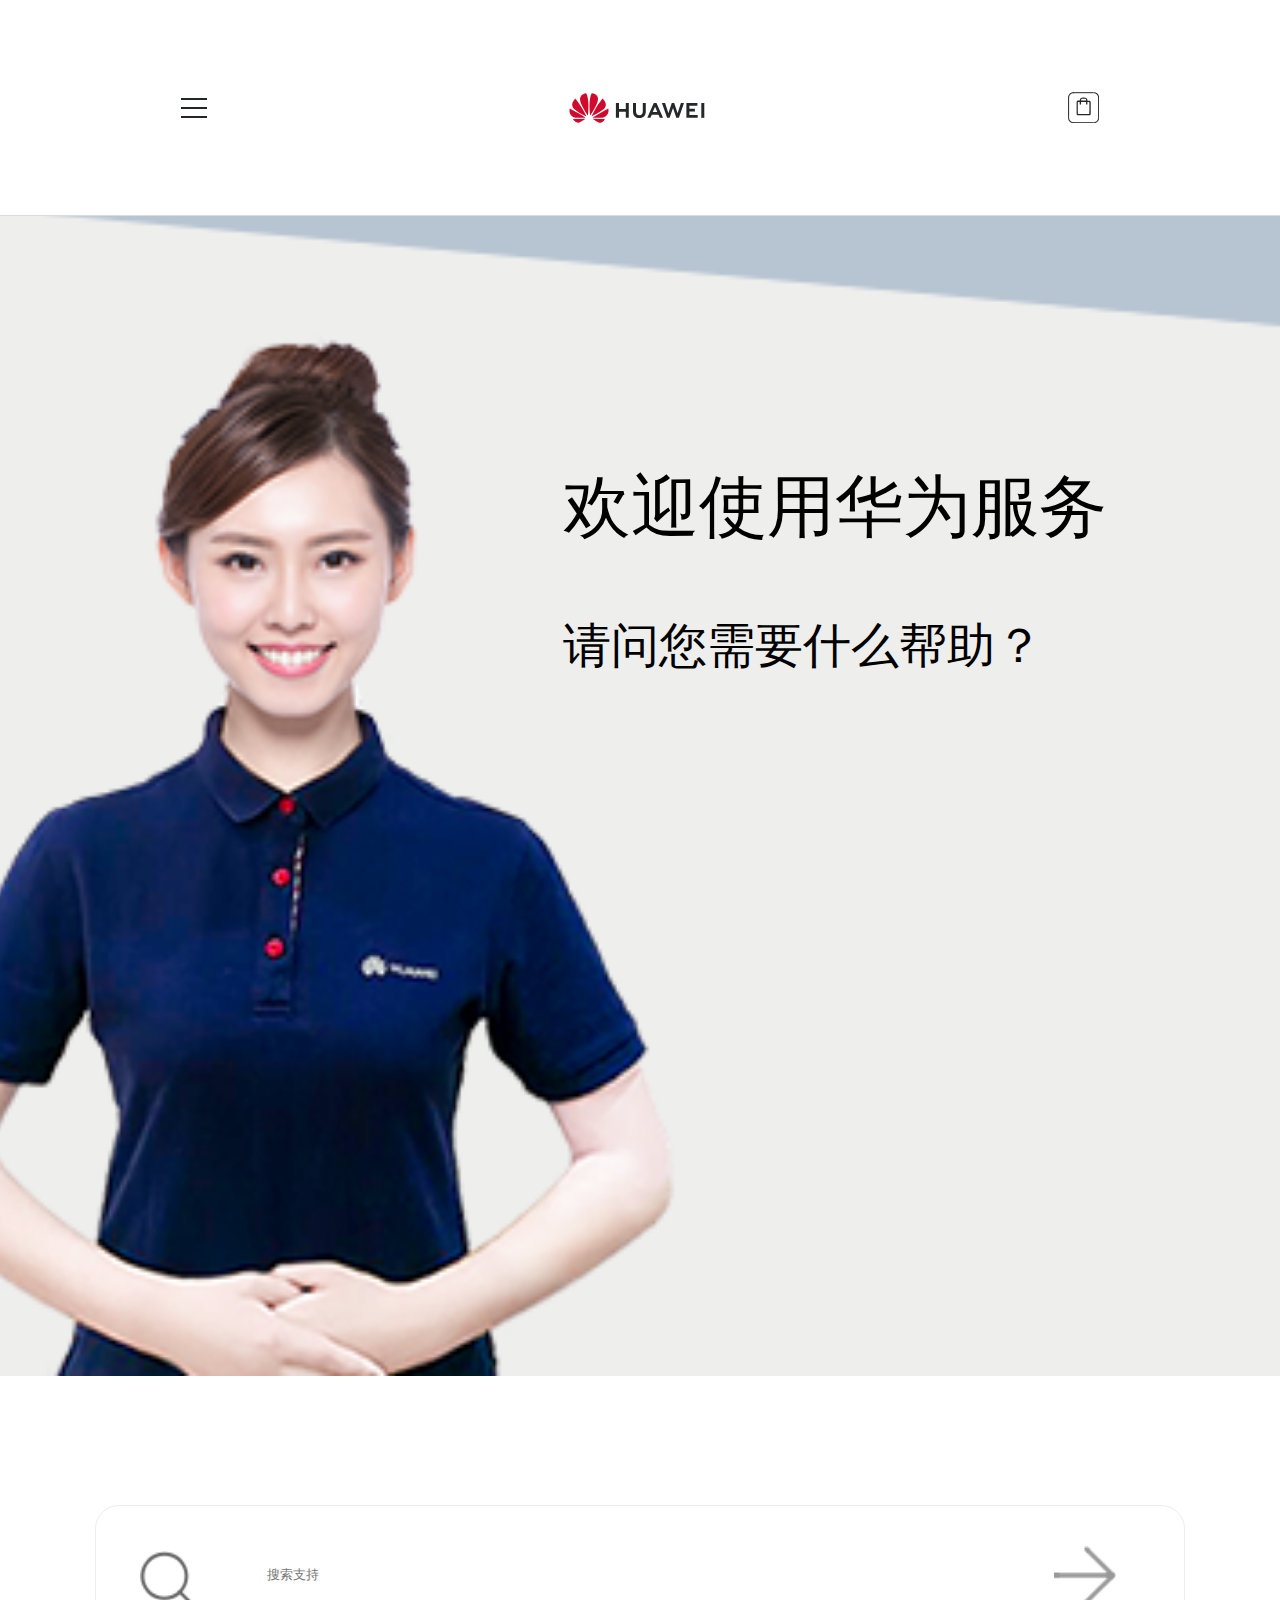
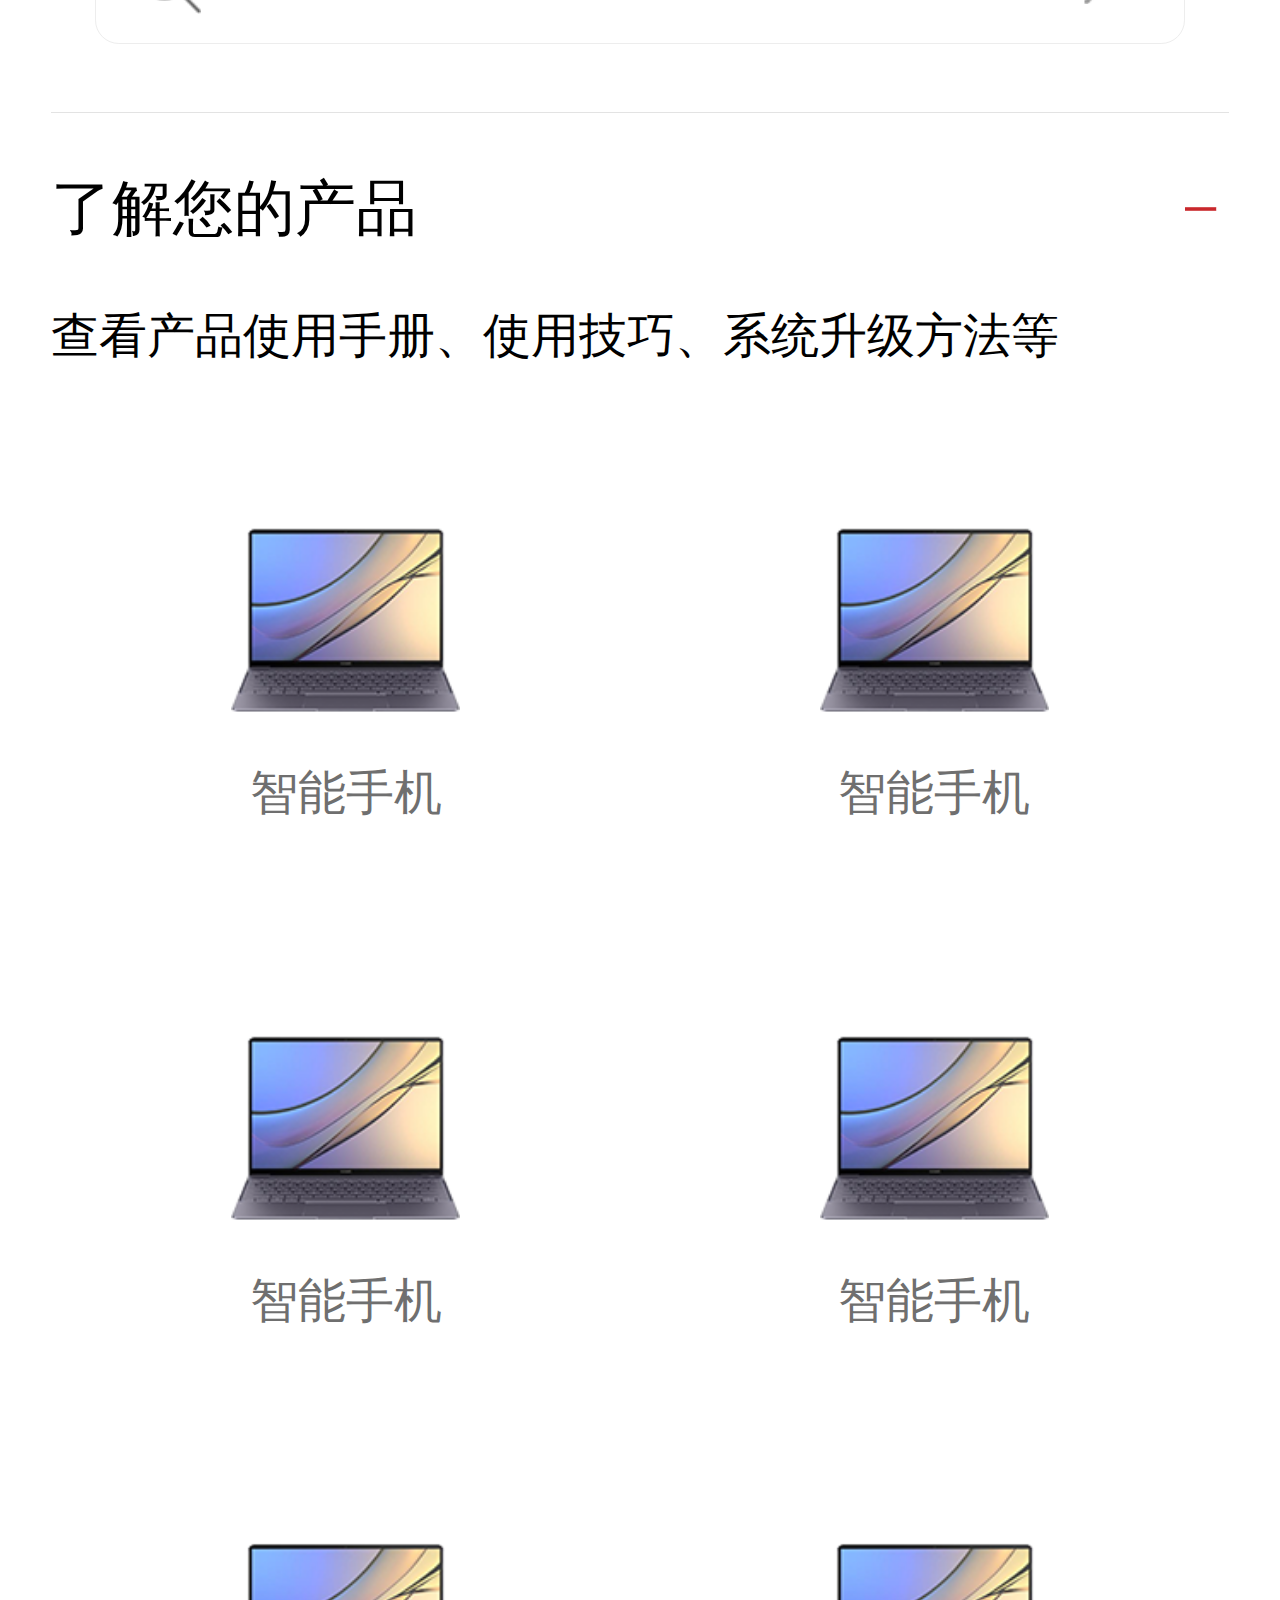
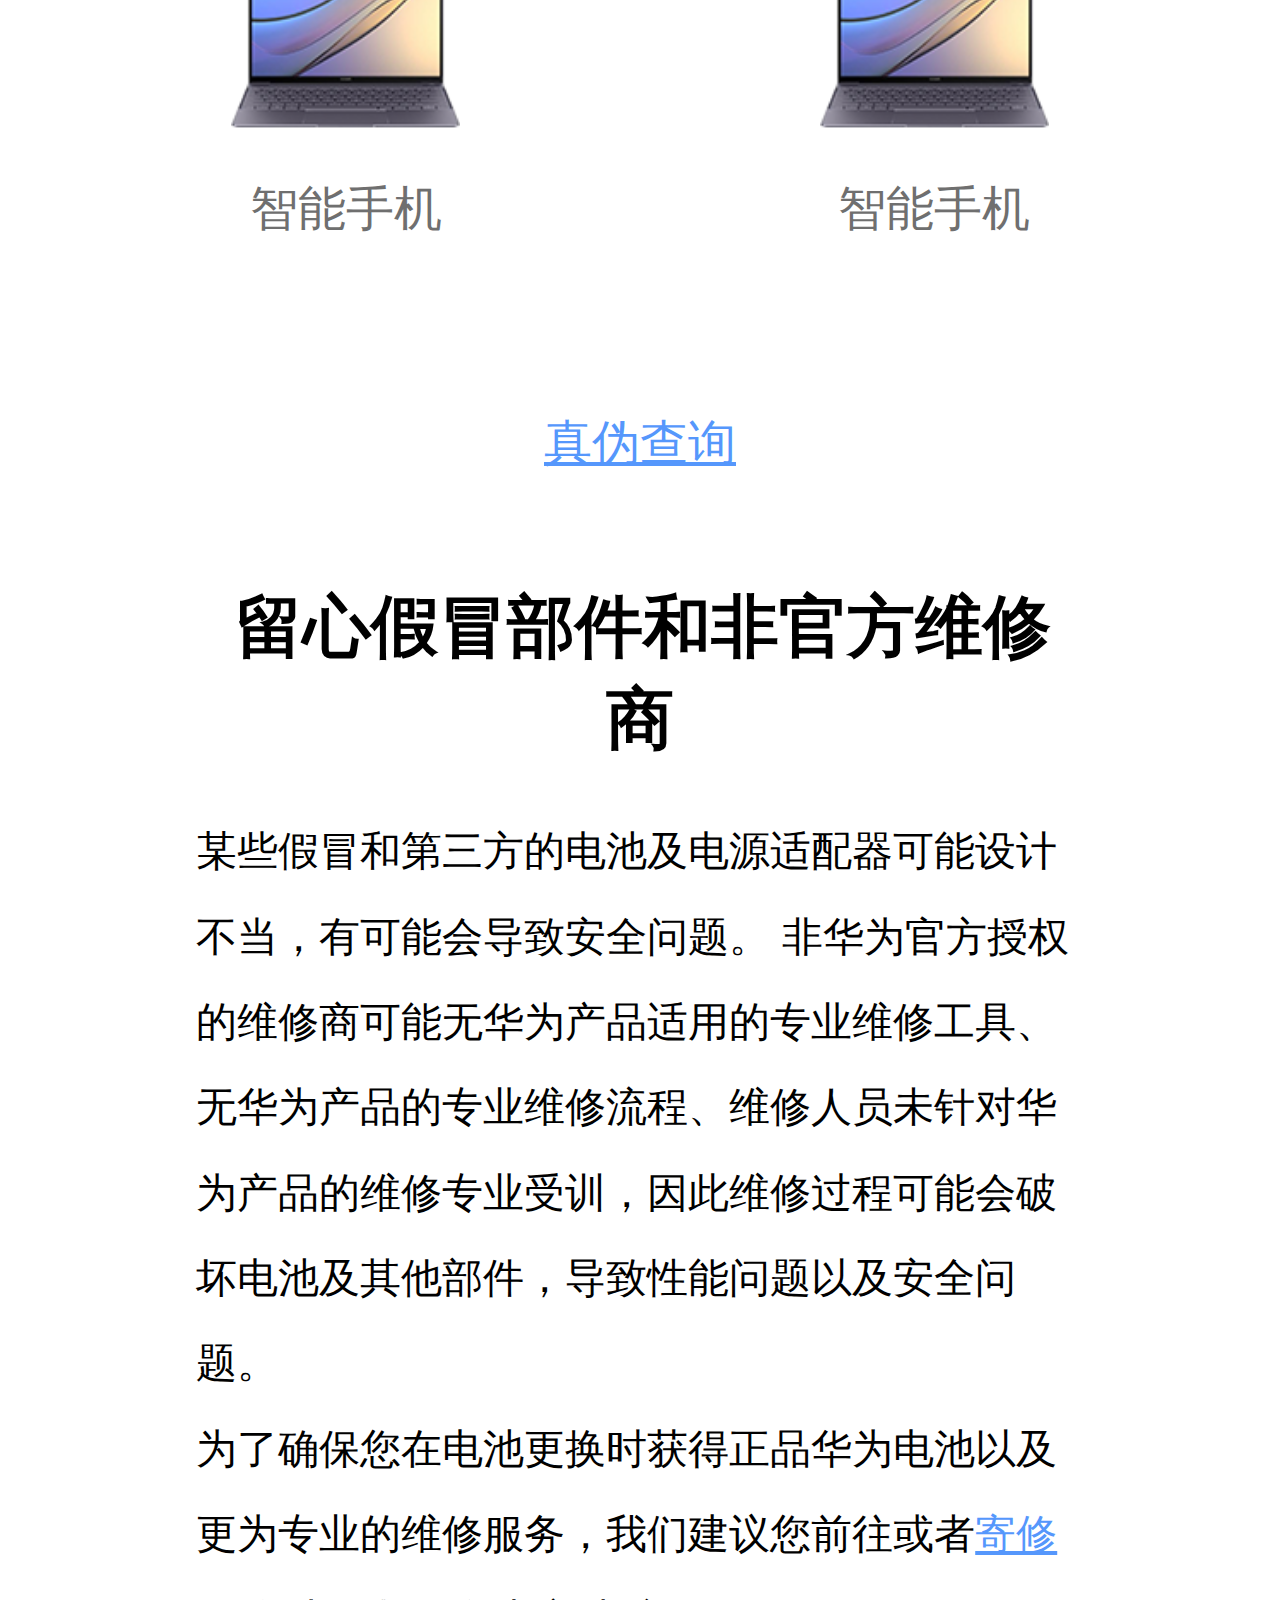
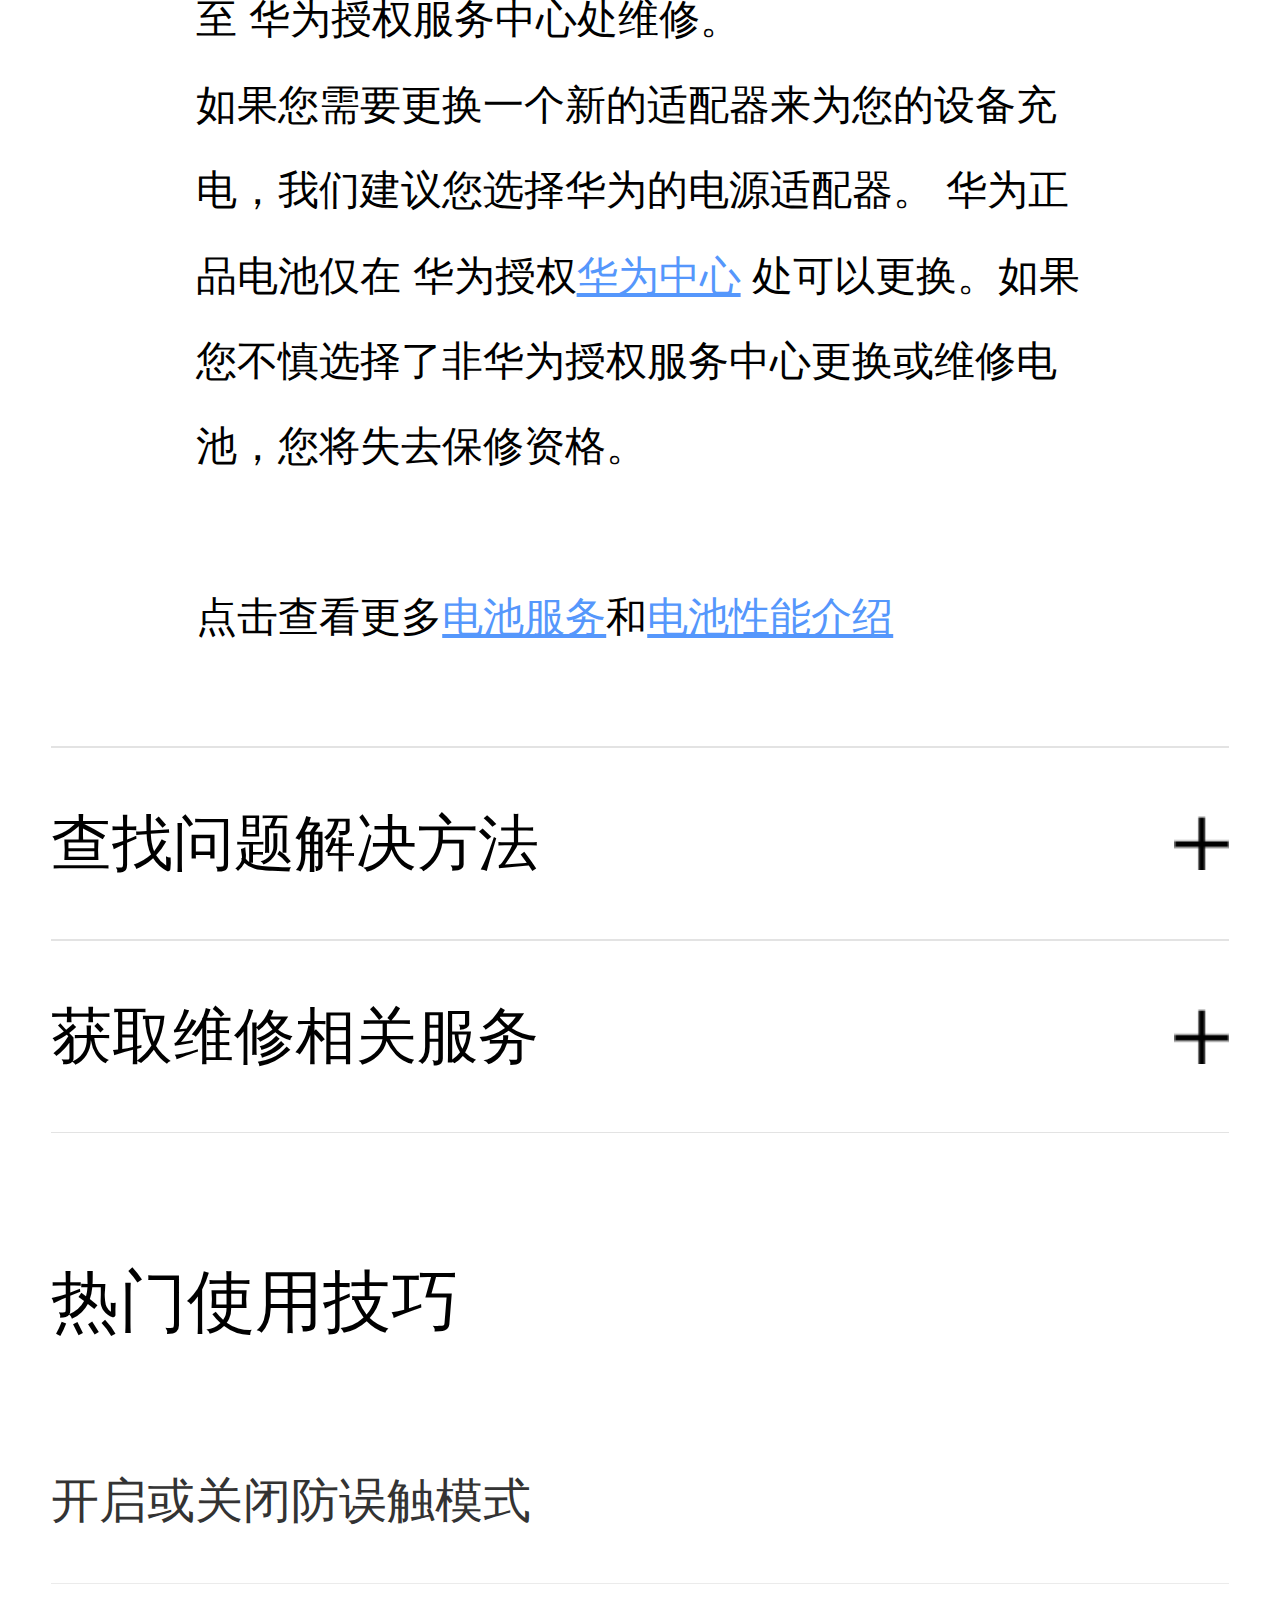
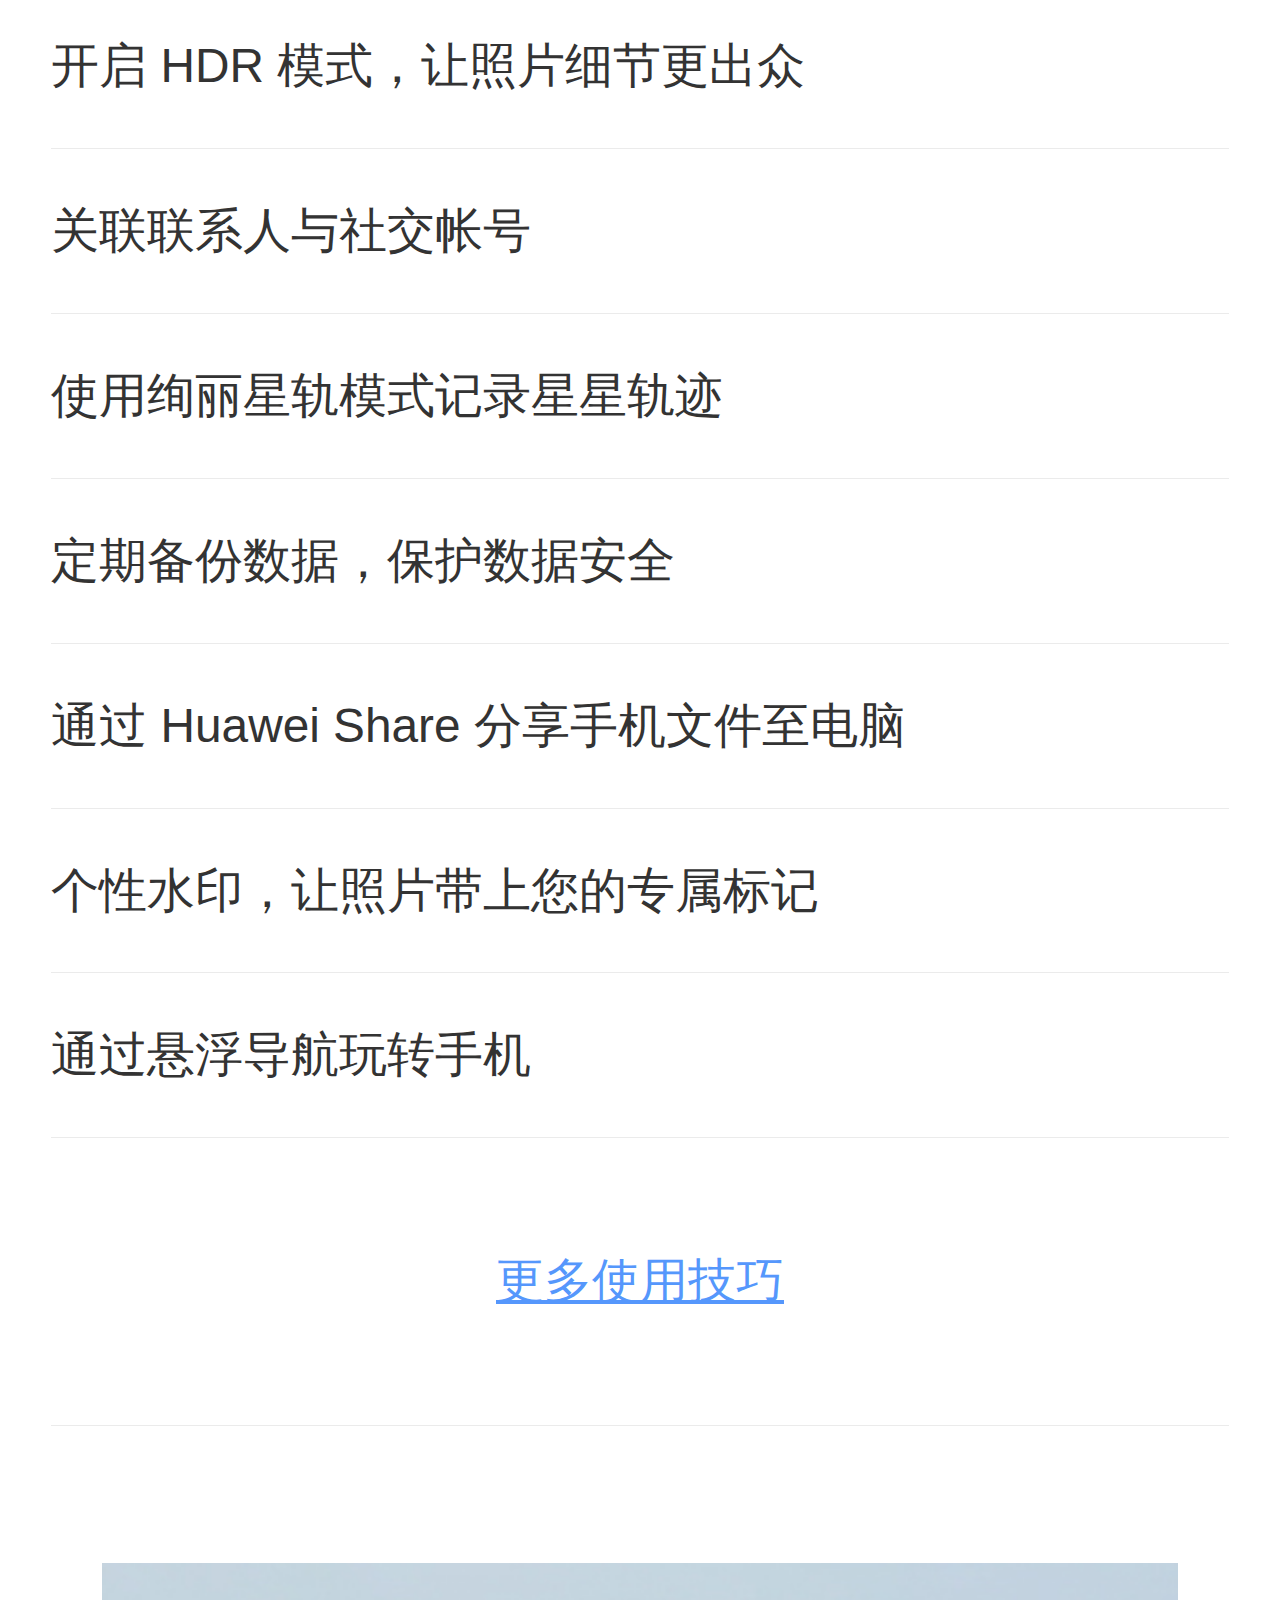
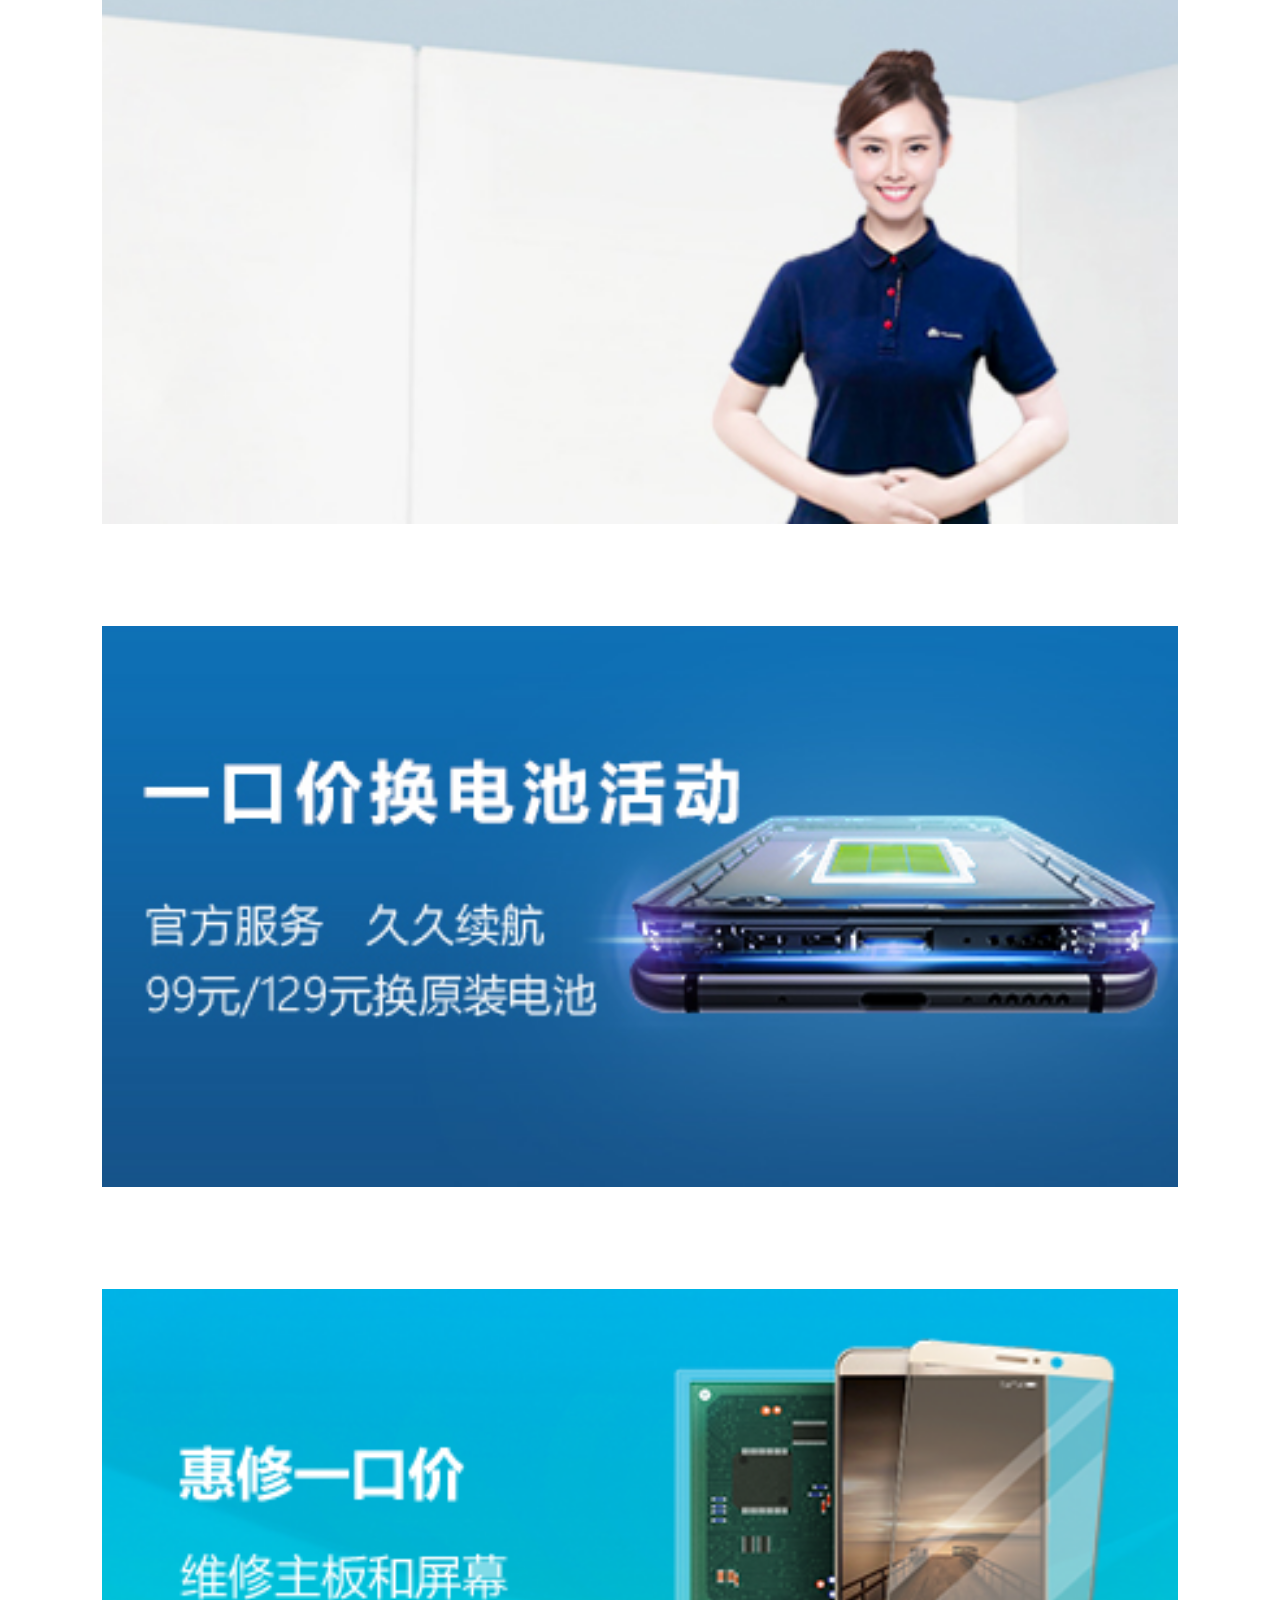
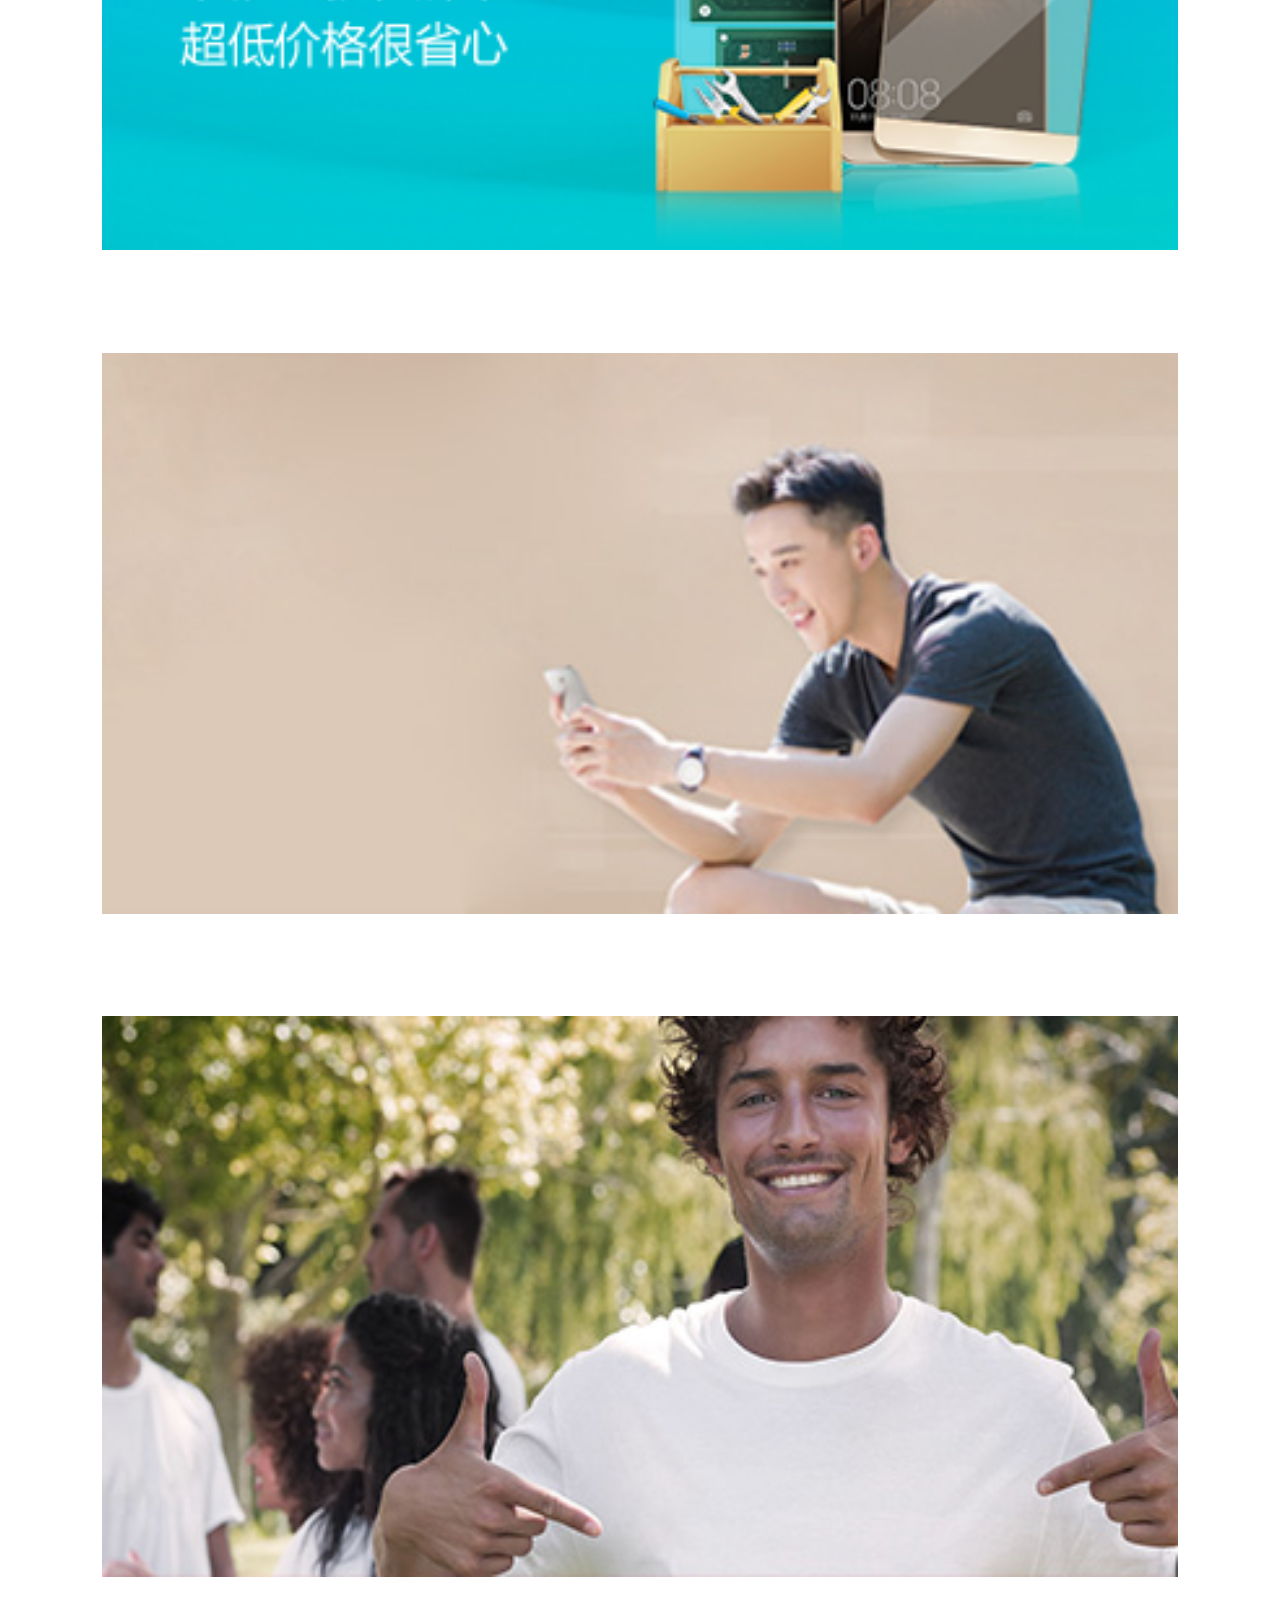
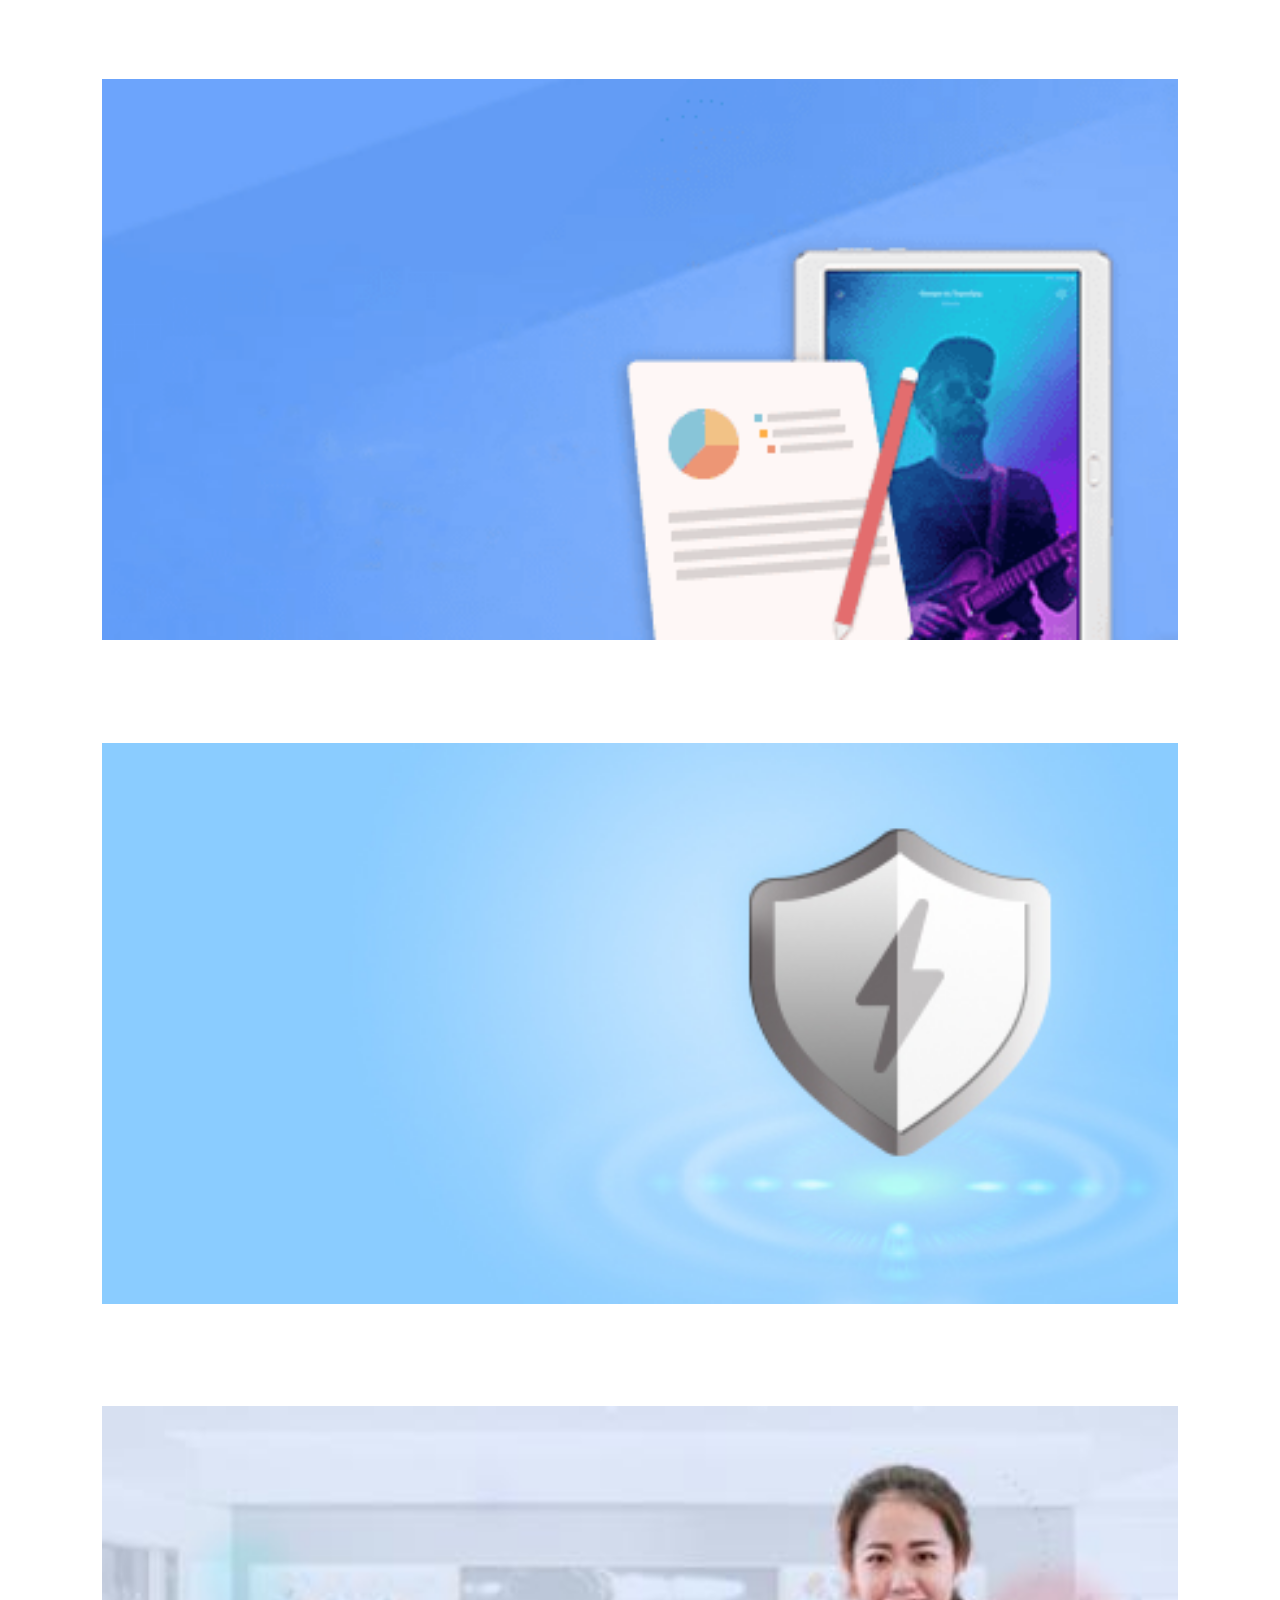
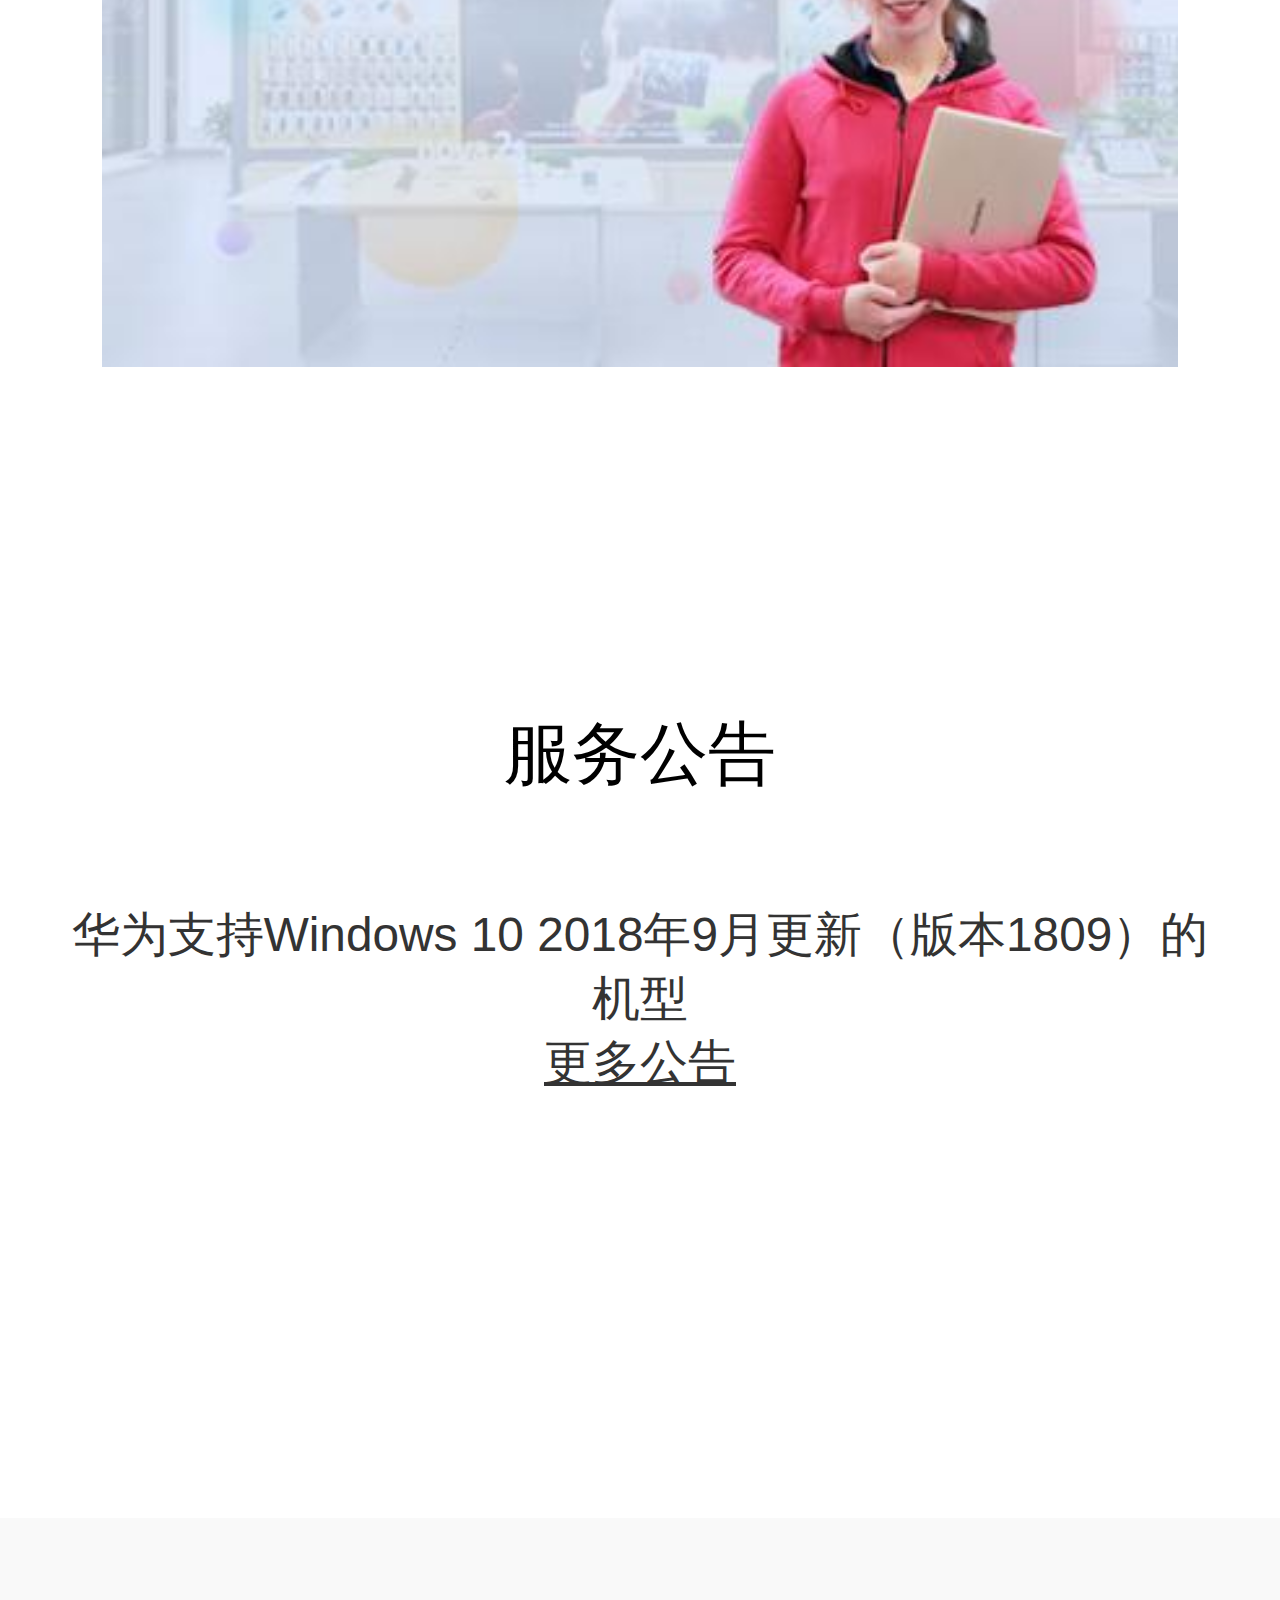
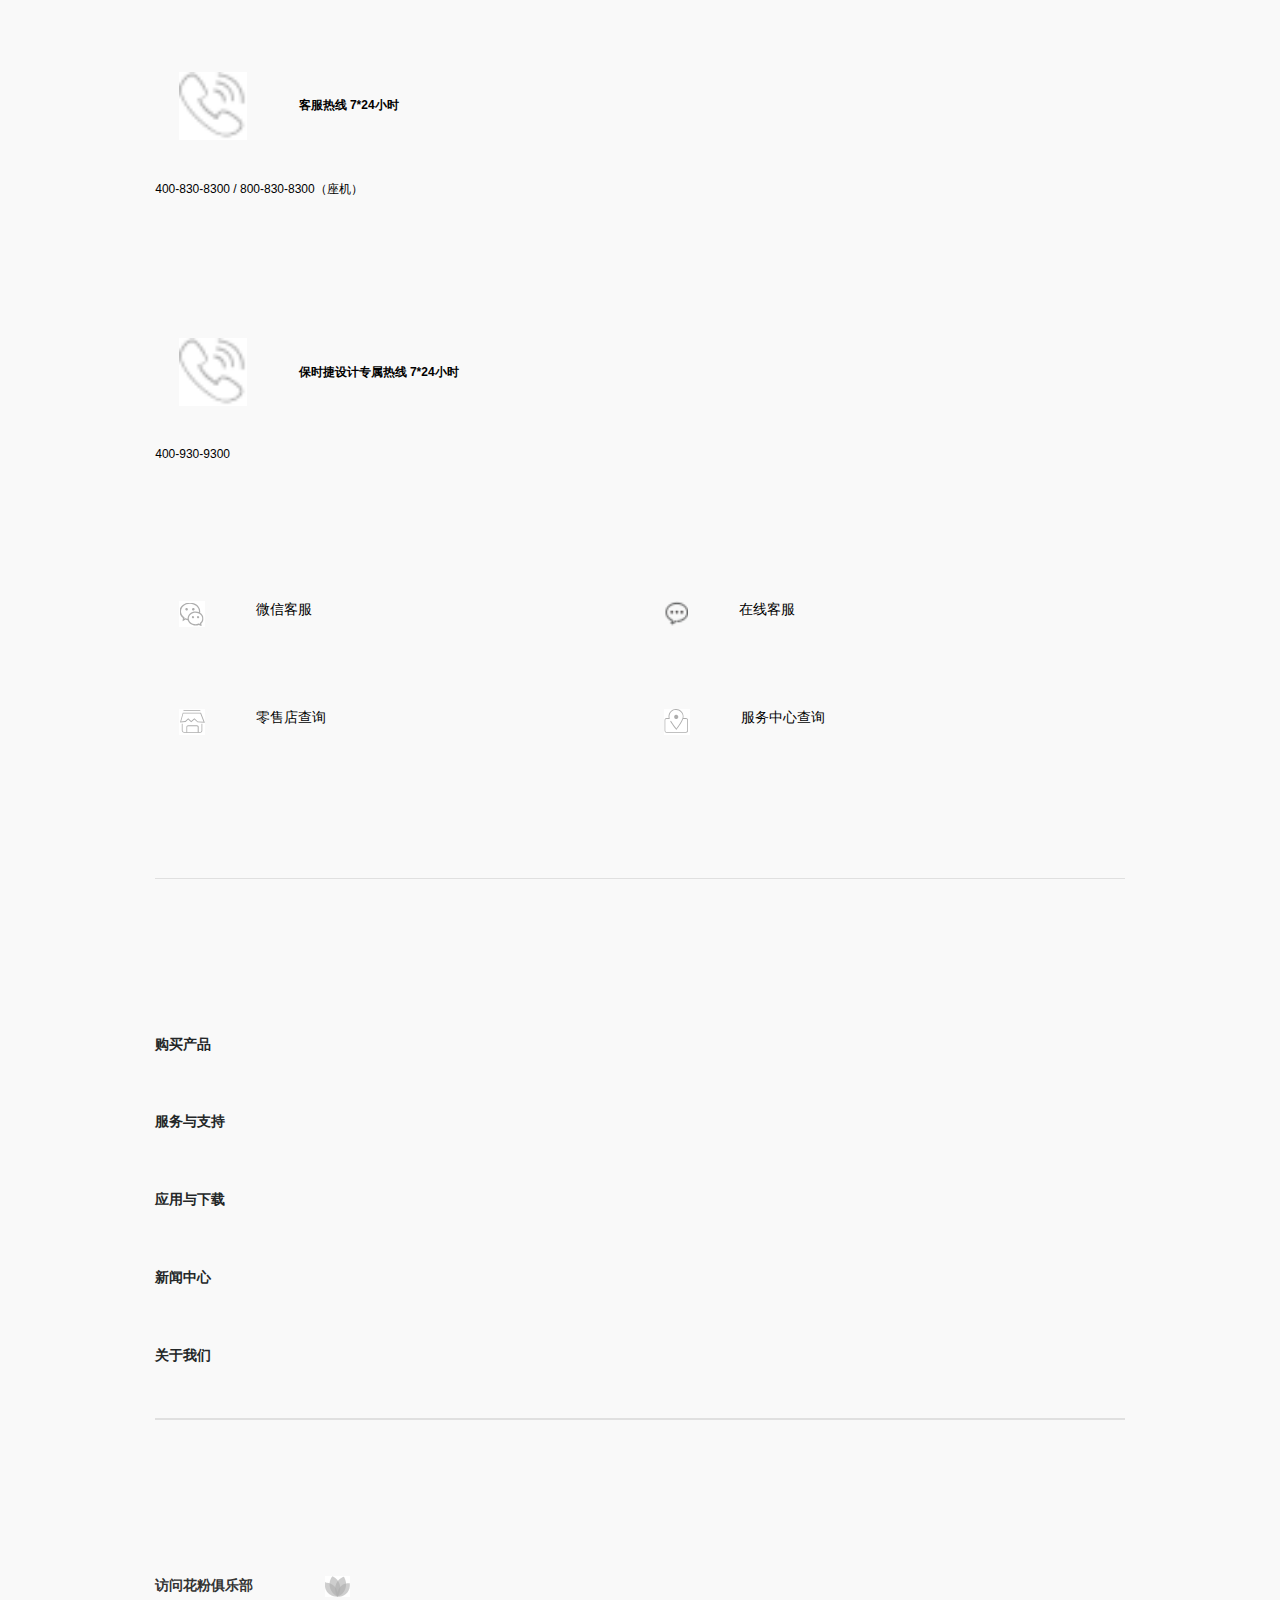
<file: support.html>
<!DOCTYPE html>
<html lang="en">
<head>
    <meta charset="UTF-8">
    <meta name="viewport" content="width=device-width, initial-scale=1.0">
    <title>服务与支持</title>
    <link rel="stylesheet" href="css/common.css">
    <link rel="stylesheet" href="css/support.css">
</head>
<body>
    <!--header-->
    <header class="fixed">
        <div class="menu">
            <img src="img/menu.png" width="26" height="20" alt="">
        </div>
        <div class="logo"><a href="index.html"><img src="img/logo.png" width="137" height="31" alt=""></a></div>
        <div class="vmall"><a href="javascript:;"><img src="img/vmall.png" width="31" height="31" alt=""></a></div>
    </header>
    <!--section-->
    <section>
        <div class="wrap">
            <div class="sup_bg">
                <div>
                    <h1>欢迎使用华为服务</h1>
                    <p>请问您需要什么帮助？ </p>
                </div>
            </div>
            <div class="search_sup">
                <input type="text" placeholder="搜索支持">
                <i></i>
            </div>
            <ul class="list">
                <li class="item">
                    <div class="item_menu">
                        <h1>了解您的产品</h1>
                        <i class="hide"></i>
                    </div>
                    <div class="hide_p" style="display: block;">
                        <div class="hide_tit">查看产品使用手册、使用技巧、系统升级方法等</div>
                        <ul>
                            <li>
                                <a href="">
                                    <img src="img/product-matebook.png" alt="">
                                    <span>智能手机</span>
                                </a>
                            </li>
                            <li>
                                <a href="">
                                    <img src="img/product-matebook.png" alt="">
                                    <span>智能手机</span>
                                </a>
                            </li>
                            <li>
                                <a href="">
                                    <img src="img/product-matebook.png" alt="">
                                    <span>智能手机</span>
                                </a>
                            </li>
                            <li>
                                <a href="">
                                    <img src="img/product-matebook.png" alt="">
                                    <span>智能手机</span>
                                </a>
                            </li>
                            <li>
                                <a href="">
                                    <img src="img/product-matebook.png" alt="">
                                    <span>智能手机</span>
                                </a>
                            </li>
                            <li>
                                <a href="">
                                    <img src="img/product-matebook.png" alt="">
                                    <span>智能手机</span>
                                </a>
                            </li>
                        </ul>
                        <div class="check"><a href="">真伪查询</a></div>
                        <h6>留心假冒部件和非官方维修商</h6>
                        <p>
                            某些假冒和第三方的电池及电源适配器可能设计不当，有可能会导致安全问题。
                            非华为官方授权的维修商可能无华为产品适用的专业维修工具、无华为产品的专业维修流程、维修人员未针对华为产品的维修专业受训，因此维修过程可能会破坏电池及其他部件，导致性能问题以及安全问题。
                            <br>
                            为了确保您在电池更换时获得正品华为电池以及更为专业的维修服务，我们建议您前往或者<a href="">寄修</a> 至 华为授权服务中心处维修。
                            <br>
                            如果您需要更换一个新的适配器来为您的设备充电，我们建议您选择华为的电源适配器。
                            华为正品电池仅在 华为授权<a href="">华为中心</a> 处可以更换。如果您不慎选择了非华为授权服务中心更换或维修电池，您将失去保修资格。
                            <br>
                            <br>
                            点击查看更多<a href="">电池服务</a>和<a href="">电池性能介绍</a>
                            <br>
                            <br>
                        </p>
                    </div>
                </li>
                <li class="item">
                    <div class="item_menu">
                        <h1>查找问题解决方法</h1>
                        <i class="show"></i>
                    </div>
                    <div class="hide_p">
                        <div class="hide_tit">查找常见问题及故障排除方法</div>
                        <ul class="resolve">
                            <li>
                                <a href="">
                                    <span>SIM卡无法插入手机卡槽或插入时较紧</span>
                                </a>
                            </li>
                            <li>
                                <a href="">
                                    <span>热门问题_火车、高铁场景耗电快</span>
                                </a>
                            </li>
                            <li>
                                <a href="">
                                    <span>SIM卡无法插入手机卡槽或插入时较紧</span>
                                </a>
                            </li>
                            <li>
                                <a href="">
                                    <span>热门问题_火车、高铁场景耗电快</span>
                                </a>
                            </li>
                            <li>
                                <a href="">
                                    <span>只插数字耳机转接线，转接线不连接耳机，待机时间短、电池耗电快</span>
                                </a>
                            </li>
                            <li>
                                <a href="">
                                    <span>热门问题_火车、高铁场景耗电快</span>
                                </a>
                            </li>
                            <li>
                                <a href="">
                                    <span>SIM卡无法插入手机卡槽或插入时较紧</span>
                                </a>
                            </li>
                            <li>
                                <a href="">
                                    <span>热门问题_火车、高铁场景耗电快</span>
                                </a>
                            </li>
                            <li>
                                <a href="">
                                    <span>SIM卡无法插入手机卡槽或插入时较紧</span>
                                </a>
                            </li>
                            <li>
                                <a href="">
                                    <span>热门问题_火车、高铁场景耗电快</span>
                                </a>
                            </li>
                        </ul>
                        <div class="check"><a href="">更多</a></div>
                        <h6>留心假冒部件和非官方维修商</h6>
                        <p>
                            某些假冒和第三方的电池及电源适配器可能设计不当，有可能会导致安全问题。
                            非华为官方授权的维修商可能无华为产品适用的专业维修工具、无华为产品的专业维修流程、维修人员未针对华为产品的维修专业受训，因此维修过程可能会破坏电池及其他部件，导致性能问题以及安全问题。
                            <br>
                            为了确保您在电池更换时获得正品华为电池以及更为专业的维修服务，我们建议您前往或者<a href="">寄修</a> 至 华为授权服务中心处维修。
                            <br>
                            如果您需要更换一个新的适配器来为您的设备充电，我们建议您选择华为的电源适配器。
                            华为正品电池仅在 华为授权<a href="">华为中心</a> 处可以更换。如果您不慎选择了非华为授权服务中心更换或维修电池，您将失去保修资格。
                            <br>
                            <br>
                            点击查看更多<a href="">电池服务</a>和<a href="">电池性能介绍</a>
                            <br>
                            <br>
                        </p>
                    </div>
                </li>
                <li class="item">
                    <div class="item_menu">
                        <h1>获取维修相关服务</h1>
                        <i class="show"></i>
                    </div>
                    <div class="hide_p">
                        <div class="hide_tit">查看产品使用手册、使用技巧、系统升级方法等</div>
                        <ul>
                            <li>
                                <a href="">
                                    <img src="img/mate-20-pro.png" alt="">
                                    <span>智能手机</span>
                                </a>
                            </li>
                        </ul>
                    </div>
                </li>
            </ul>
            <dl class="skill">
                <dt>
                    <h1>热门使用技巧</h1>
                </dt>
                <dd><a href="">开启或关闭防误触模式</a></dd>
                <dd><a href="">开启 HDR 模式，让照片细节更出众</a></dd>
                <dd><a href="">关联联系人与社交帐号</a></dd>
                <dd><a href="">使用绚丽星轨模式记录星星轨迹</a></dd>
                <dd><a href="">定期备份数据，保护数据安全</a></dd>
                <dd><a href="">通过 Huawei Share 分享手机文件至电脑</a></dd>
                <dd><a href="">个性水印，让照片带上您的专属标记</a></dd>
                <dd><a href="">通过悬浮导航玩转手机</a></dd>
                <dd><a href="">更多使用技巧</a></dd>
            </dl>
            <div class="recommend">
                <div>
                    <a href=""><img src="img/recommend01.jpg" alt=""></a>
                </div>
                <div>
                    <a href=""><img src="img/recommend02.jpg" alt=""></a>
                </div>
                <div>
                    <a href=""><img src="img/recommend03.jpg" alt=""></a>
                </div>
                <div>
                    <a href=""><img src="img/recommend04.jpg" alt=""></a>
                </div>
                <div>
                    <a href=""><img src="img/recommend05.jpg" alt=""></a>
                </div>
                <div>
                    <a href=""><img src="img/recommend06.jpg" alt=""></a>
                </div>
                <div>
                    <a href=""><img src="img/recommend07.jpg" alt=""></a>
                </div>
                <div>
                    <a href=""><img src="img/recommend08.jpg" alt=""></a>
                </div>
            </div>
            <div class="notice">
                <h1>服务公告</h1>
                <div class="scrollTip">
                    <li>
                        <a href="">华为支持Windows 10 2018年9月更新（版本1809）的机型</a>
                    </li>
                </div>
                <div class="more">
                    <a href="">更多公告</a>
                </div>
            </div>
        </div>
        <div class="hide_box">
            <ul class="hideCnt01">
                <li class="hide_list">
                    <div class="hide_menu clearfix">
                        <span>智能手机</span>
                        <i class="down"></i>
                    </div>
                    <div class="hide_p">
                        <ul>
                            <li>
                                <a href="javascript:;">
                                    <img src="img/p30pro_nav_skyblue.png" alt="">
                                    <span>HUAWEI P30 Pro</span>
                                </a>
                            </li>
                            <li>
                                <a href="javascript:;">
                                    <img src="img/mate-20-pro.png" alt="">
                                    <span>HUAWEI Mate 20 Pro</span>
                                </a>
                            </li>
                            <li>
                                <a href="javascript:;">
                                    <img src="img/p30pro_nav_skyblue.png" alt="">
                                    <span>HUAWEI nova 4</span>
                                </a>
                            </li>
                            <li>
                                <a href="javascript:;">
                                    <img src="img/mate-20-pro.png" alt="">
                                    <span>华为畅享 9S</span>
                                </a>
                            </li>
                            <li class="link_more"><a href="phone.html">查看全部智能手机</a></li>
                        </ul>
                    </div>
                </li>
                <li class="hide_list">
                    <div class="hide_menu clearfix">
                        <span>笔记本</span>
                        <i class="down"></i>
                    </div>
                    <div class="hide_p">
                        <ul>
                            <li>
                                <a href="javascript:;">
                                    <img src="img/p30pro_nav_skyblue.png" alt="">
                                    <span>HUAWEI P30 Pro</span>
                                </a>
                            </li>
                            <li>
                                <a href="javascript:;">
                                    <img src="img/mate-20-pro.png" alt="">
                                    <span>HUAWEI Mate 20 Pro</span>
                                </a>
                            </li>
                            <li>
                                <a href="javascript:;">
                                    <img src="img/p30pro_nav_skyblue.png" alt="">
                                    <span>HUAWEI nova 4</span>
                                </a>
                            </li>
                            <li>
                                <a href="javascript:;">
                                    <img src="img/mate-20-pro.png" alt="">
                                    <span>华为畅享 9S</span>
                                </a>
                            </li>
                            <li class="link_more"><a href="javascript:;">查看全部智能手机</a></li>
                        </ul>
                    </div>
                </li>
                <li class="hide_list">
                    <div class="hide_menu clearfix">
                        <span>平板</span>
                        <i class="down"></i>
                    </div>
                    <div class="hide_p">
                        <ul>
                            <li>
                                <a href="javascript:;">
                                    <img src="img/p30pro_nav_skyblue.png" alt="">
                                    <span>HUAWEI P30 Pro</span>
                                </a>
                            </li>
                            <li>
                                <a href="javascript:;">
                                    <img src="img/mate-20-pro.png" alt="">
                                    <span>HUAWEI Mate 20 Pro</span>
                                </a>
                            </li>
                            <li>
                                <a href="javascript:;">
                                    <img src="img/p30pro_nav_skyblue.png" alt="">
                                    <span>HUAWEI nova 4</span>
                                </a>
                            </li>
                            <li>
                                <a href="javascript:;">
                                    <img src="img/mate-20-pro.png" alt="">
                                    <span>华为畅享 9S</span>
                                </a>
                            </li>
                            <li class="link_more"><a href="javascript:;">查看全部智能手机</a></li>
                        </ul>
                    </div>
                </li>
                <li class="hide_list">
                    <div class="hide_menu clearfix">
                        <span>智能穿戴</span>
                        <i class="down"></i>
                    </div>
                    <div class="hide_p">
                        <ul>
                            <li>
                                <a href="javascript:;">
                                    <img src="img/p30pro_nav_skyblue.png" alt="">
                                    <span>HUAWEI P30 Pro</span>
                                </a>
                            </li>
                            <li>
                                <a href="javascript:;">
                                    <img src="img/mate-20-pro.png" alt="">
                                    <span>HUAWEI Mate 20 Pro</span>
                                </a>
                            </li>
                            <li>
                                <a href="javascript:;">
                                    <img src="img/p30pro_nav_skyblue.png" alt="">
                                    <span>HUAWEI nova 4</span>
                                </a>
                            </li>
                            <li>
                                <a href="javascript:;">
                                    <img src="img/mate-20-pro.png" alt="">
                                    <span>华为畅享 9S</span>
                                </a>
                            </li>
                            <li class="link_more"><a href="javascript:;">查看全部智能手机</a></li>
                        </ul>
                    </div>
                </li>
                <li class="hide_list">
                    <div class="hide_menu clearfix">
                        <span>智能家园</span>
                        <i class="down"></i>
                    </div>
                    <div class="hide_p">
                        <ul>
                            <li>
                                <a href="javascript:;">
                                    <img src="img/p30pro_nav_skyblue.png" alt="">
                                    <span>HUAWEI P30 Pro</span>
                                </a>
                            </li>
                            <li>
                                <a href="javascript:;">
                                    <img src="img/mate-20-pro.png" alt="">
                                    <span>HUAWEI Mate 20 Pro</span>
                                </a>
                            </li>
                            <li>
                                <a href="javascript:;">
                                    <img src="img/p30pro_nav_skyblue.png" alt="">
                                    <span>HUAWEI nova 4</span>
                                </a>
                            </li>
                            <li>
                                <a href="javascript:;">
                                    <img src="img/mate-20-pro.png" alt="">
                                    <span>华为畅享 9S</span>
                                </a>
                            </li>
                            <li class="link_more"><a href="javascript:;">查看全部智能手机</a></li>
                        </ul>
                    </div>
                </li>
                <li class="hide_list">
                    <div class="hide_menu clearfix">
                        <span>更多产品</span>
                        <i class="down"></i>
                    </div>
                    <div class="hide_p">
                        <ul>
                            <li>
                                <a href="javascript:;">
                                    <img src="img/p30pro_nav_skyblue.png" alt="">
                                    <span>HUAWEI P30 Pro</span>
                                </a>
                            </li>
                            <li>
                                <a href="javascript:;">
                                    <img src="img/mate-20-pro.png" alt="">
                                    <span>HUAWEI Mate 20 Pro</span>
                                </a>
                            </li>
                            <li>
                                <a href="javascript:;">
                                    <img src="img/p30pro_nav_skyblue.png" alt="">
                                    <span>HUAWEI nova 4</span>
                                </a>
                            </li>
                            <li>
                                <a href="javascript:;">
                                    <img src="img/mate-20-pro.png" alt="">
                                    <span>华为畅享 9S</span>
                                </a>
                            </li>
                            <li class="link_more"><a href="javascript:;">查看全部智能手机</a></li>
                        </ul>
                    </div>
                </li>
                <li class="hide_list">
                    <div class="hide_menu clearfix">
                        <span>软件应用</span>
                        <i class="down"></i>
                    </div>
                    <div class="hide_p">
                        <ul>
                            <li>
                                <a href="javascript:;">
                                    <img src="img/p30pro_nav_skyblue.png" alt="">
                                    <span>HUAWEI P30 Pro</span>
                                </a>
                            </li>
                            <li>
                                <a href="javascript:;">
                                    <img src="img/mate-20-pro.png" alt="">
                                    <span>HUAWEI Mate 20 Pro</span>
                                </a>
                            </li>
                            <li>
                                <a href="javascript:;">
                                    <img src="img/p30pro_nav_skyblue.png" alt="">
                                    <span>HUAWEI nova 4</span>
                                </a>
                            </li>
                            <li>
                                <a href="javascript:;">
                                    <img src="img/mate-20-pro.png" alt="">
                                    <span>华为畅享 9S</span>
                                </a>
                            </li>
                            <li class="link_more"><a href="javascript:;">查看全部智能手机</a></li>
                        </ul>
                    </div>
                </li>
                <li class="hide_list">
                    <div class="hide_menu clearfix">
                        <a href="support.html">服务与支持</a>
                    </div>
                </li>
                <li>
                    <div class="login_reg">
                        <img src="img/user.png" alt="">
                        <div>
                            <a href="login.html">登录</a>
                            <a href="reg.html">/注册</a>
                        </div>
                    </div>
                </li>
                <li class="search">
                    <img src="img/search.png" alt="">
                    <span>输入更多关键词搜索</span>
                </li>
            </ul>
            <div class="hideCnt02">
                <div class="hide_part hide_person">
                    <span>个人用户</span>
                    <p>手机，PC和平板，穿戴设备等个人及家用产品</p>
                </div>
                <div class="hide_part hide_group">
                    <a href="javascript:;">
                        <span>个人用户<i></i></span>
                        <p>手机，PC和平板，穿戴设备等个人及家用产品</p>
                    </a>
                </div>
                <div class="hide_part hide_company">
                    <a href="javascript:;">
                        <span>个人用户<i></i></span>
                        <p>手机，PC和平板，穿戴设备等个人及家用产品</p>
                    </a>
                </div>
                <div class="hide_part hide_operator">
                    <a href="javascript:;">
                        <span>个人用户<i></i></span>
                        <p>手机，PC和平板，穿戴设备等个人及家用产品</p>
                    </a>
                </div>
            </div>
            <div class="consumer_web">
                <span>消费者业务网站</span>
                <i class="down" style="border-top-color: #fff;"></i>
            </div>
        </div>
    </section>
    <!--footer-->
    <div class="footer">
        <div class="footer_cnt">
            <div class="service">
                <div class="ser_part">
                    <div class="tit"><img src="img/tel.png" alt=""><span>客服热线 7*24小时</span></div>
                    <div class="tel">400-830-8300 / 800-830-8300（座机）</div>
                </div>
                <div class="ser_part">
                    <div class="tit"><img src="img/tel.png" alt=""><span>保时捷设计专属热线 7*24小时</span></div>
                    <div class="tel">400-930-9300</div>
                </div>
                <div class="ser_item_list">
                    <div class="ser_item">
                        <img src="img/wechat.png" width="26" height="26" alt="">
                        <span>微信客服</span>
                    </div>
                    <div class="ser_item">
                        <img src="img/message.png" width="24" height="26" alt="">
                        <span>在线客服</span>
                    </div>
                    <div class="ser_item">
                        <img src="img/store.png" width="26" height="26" alt="">
                        <span>零售店查询</span>
                    </div>
                    <div class="ser_item">
                        <img src="img/place.png" width="26" height="26" alt="">
                        <span>服务中心查询</span>
                    </div>
                </div>
            </div>
            <ul class="ft_menu">
                <li>
                    <div class="menu_tit"><span>购买产品</span><i class="down"></i></div>
                    <ul class="lists">
                        <li><a href="phone.html">智能手机</a></li>
                        <li><a href="javascript:;">笔记本</a></li>
                        <li><a href="javascript:;">平板</a></li>
                        <li><a href="javascript:;">智能穿戴</a></li>
                        <li><a href="javascript:;">智能家居</a></li>
                        <li><a href="javascript:;">移动宽带</a></li>
                        <li><a href="javascript:;">配件</a></li>
                    </ul>
                </li>
                <li>
                    <div class="menu_tit"><span>服务与支持</span><i class="down"></i></div>
                    <ul class="lists">
                        <li><a href="javascript:;">问卷调查</a></li>
                        <li><a href="javascript:;">保修政策</a></li>
                        <li><a href="javascript:;">预约服务</a></li>
                        <li><a href="javascript:;">寄修服务</a></li>
                        <li><a href="javascript:;">保修状态查询</a></li>
                        <li><a href="javascript:;">维修备件价格</a></li>
                        <li><a href="javascript:;">维修进度查询</a></li>
                        <li><a href="javascript:;">联系我们</a></li>
                    </ul>
                </li>
                <li>
                    <div class="menu_tit"><span>应用与下载</span><i class="down"></i></div>
                    <ul class="lists">
                        <li><a href="javascript:;">预置应用公示</a></li>
                        <li><a href="javascript:;">店面元素下载</a></li>
                    </ul>
                </li>
                <li>
                    <div class="menu_tit"><span>新闻中心</span><i class="down"></i></div>
                    <ul class="lists">
                        <li><a href="news.html">华为新闻</a></li>
                        <li><a href="javascript:;">华为视频</a></li>
                    </ul>
                </li>
                <li>
                    <div class="menu_tit"><span>关于我们</span><i class="down"></i></div>
                    <ul class="lists">
                        <li><a href="javascript:;">关于我们</a></li>
                        <li><a href="javascript:;">华为商城</a></li>
                        <li><a href="javascript:;">企业业务</a></li>
                        <li><a href="javascript:;">运营商网络</a></li>
                        <li><a href="javascript:;">华为海洋</a></li>
                        <li><a href="javascript:;">华为集团</a></li>
                        <li><a href="javascript:;">加入华为</a></li>
                        <li><a href="javascript:;">成为合作伙伴</a></li>
                    </ul>
                </li>
            </ul>
            <ul class="ft_menu">
                <li>
                    <div class="menu_tit">
                        <a href="javascript:;">
                            <span>访问花粉俱乐部</span>
                            <img src="img/club.png" alt="">
                        </a>
                    </div>
                </li>
                <li>
                    <div class="menu_tit">
                        <a href="javascript:;">
                            <span>访问花粉俱乐部</span>
                            <img src="img/club.png" alt="">
                            <img src="img/sina.png" alt="">
                        </a>
                    </div>
                </li>
                <li>
                    <div class="menu_tit">
                        <a href="javascript:;">
                            <span>访问花粉俱乐部</span>
                            <img src="img/club.png" alt="">
                            <img src="img/sina.png" alt="">
                        </a>
                    </div>
                </li>
            </ul>
            <div class="ft_bottom">
                <ul class="info">
                    <li><a href="javascript:;">网站地图</a></li>
                    <li><a href="javascript:;">使用条款</a></li>
                    <li><a href="javascript:;">隐私</a></li>
                    <li><a href="javascript:;">关于cookies</a></li>
                    <li><a href="javascript:;">法律信息</a></li>
                </ul>
                <div class="language">
                    <img src="img/en.png" alt="">
                    <span>China - 简体中文</span>
                </div>
                <p>
                    <span>版权所有 © 华为技术有限公司 1998-2019。保留一切权利。 粤</span><a href="javascript:;">A2-20044005</a>
                </p>
            </div>
        </div>
    </div>
</body>
</html>
<script type="text/javascript" src="js/jquery-3.3.1.min.js"></script>
<script type="text/javascript" src="js/common.js"></script>
<script type="text/javascript" src="js/support.js"></script>
</file>
<file: css/common.css>
@charset "UTF-8";
body, p, dl, dd, ul, ol, li, div, h1, h2, h3, h4, h5, h6, form, input, table, tr, td, input, a {
  margin: 0;
  padding: 0; }

html, body {
  font: 26.67vw "微软雅黑", Arial; }

ul, ol, li {
  list-style: none; }

img {
  border: 0;
  display: block; }

a {
  text-decoration: none;
  color: #333; }

.clearfix::after {
  content: ".";
  clear: both;
  display: block;
  overflow: hidden;
  font-size: 0;
  height: 0; }

  .clearfix {
  zoom: 1; }

header {
  height: .63rem;
  border-bottom: 1px solid #dbdbdb;
  display: flex;
  display: -o-flex;
  display: -moz-flex;
  display: -webkit-flex;
  -o-justify-content: space-around;
  -moz-justify-content: space-around;
  -webkit-justify-content: space-around;
  -o-align-items: center;
  -moz-align-items: center;
  -webkit-align-items: center; }

.fixed {
  width: 100%;
  background: #fff;
  position: fixed;
  z-index: 999; }

section .hide_box {
  display: none;
  width: 100%;
  position: absolute;
  top: 0;
  font-size: .14rem;
  background: #fff; }
  section .hide_box .hideCnt01 {
    font-size: 14px;
    padding: 0 .46rem;
    margin-top: .36rem;
    -webkit-box-sizing: border-box;
    -moz-box-sizing: border-box;
    box-sizing: border-box; }
    section .hide_box .hideCnt01 li .hide_menu {
      line-height: .57rem; }
      section .hide_box .hideCnt01 li .hide_menu i {
        float: right;
        margin-top: .23rem; }
    section .hide_box .hideCnt01 li .hide_p {
      display: none; }
      section .hide_box .hideCnt01 li .hide_p ul {
        display: -o-flex;
        display: -moz-flex;
        display: -webkit-flex;
        justify-content: space-around;
        flex-wrap: wrap;
        padding-bottom: .56rem; }
        section .hide_box .hideCnt01 li .hide_p ul li {
          width: 47%;
          font-size: 12px;
          text-align: center; }
          section .hide_box .hideCnt01 li .hide_p ul li a img {
            width: 100%;
            padding: .16rem 0; }
          section .hide_box .hideCnt01 li .hide_p ul li a span {
            display: block;
            margin-bottom: .44rem; }
          section .hide_box .hideCnt01 li .hide_p ul li:last-child {
            width: 100%;
            padding: 0 .2rem; }
            section .hide_box .hideCnt01 li .hide_p ul li:last-child a {
              font-family: "微软雅黑";
              font-size: 14px;
              padding: .13rem .56rem;
              border: 1px solid #dbdbdb;
              -webkit-border-radius: .08rem;
              -moz-border-radius: .08rem;
              border-radius: .08rem; }
    section .hide_box .hideCnt01 li .login_reg {
      margin: .15rem .2rem 0rem;
      padding-bottom: .13rem;
      border-bottom: 1px solid #cfcfcf;
      display: -o-flex;
      display: -moz-flex;
      display: -webkit-flex;
      align-items: center; }
      section .hide_box .hideCnt01 li .login_reg img {
        width: .24rem;
        height: .24rem;
        margin-left: .14rem;
        margin-right: .64rem; }
      section .hide_box .hideCnt01 li .login_reg a {
        color: #cfcfcf; }
    section .hide_box .hideCnt01 .search {
      margin-top: .14rem;
      padding-bottom: 1rem;
      border-bottom: 1px solid #6f6f6f;
      display: -o-flex;
      display: -moz-flex;
      display: -webkit-flex;
      align-items: center; }
      section .hide_box .hideCnt01 .search img {
        margin-right: .06rem; }
      section .hide_box .hideCnt01 .search span {
        color: #6f6f6f; }
  section .hide_box .hideCnt02 {
    display: none;
    position: absolute;
    top: 0px;
    background: #fff; }
    section .hide_box .hideCnt02 .hide_part {
      border-bottom: 1px solid #d4d4d4;
      line-height: .3rem;
      padding: .06rem .2rem .06rem .23rem; }
      section .hide_box .hideCnt02 .hide_part:first-child {
        margin-top: .54rem; }
        section .hide_box .hideCnt02 .hide_part:first-child span {
          color: #282828; }
      section .hide_box .hideCnt02 .hide_part span {
        font-weight: 600;
        color: #f66f6a; }
        section .hide_box .hideCnt02 .hide_part span i {
          display: inline-block;
          width: .15rem;
          height: .19rem;
          margin-left: 2.6rem;
          vertical-align: middle;
          background: url("../img/arrow.png") no-repeat center; }
  section .hide_box .consumer_web {
    width: 100%;
    height: .36rem;
    line-height: .36rem;
    margin-top: .56rem;
    color: #fff;
    background: #000;
    bottom: 0; }
    section .hide_box .consumer_web span {
      padding: 0 .09rem 0 .16rem; }
    section .hide_box .consumer_web i {
      display: inline-block; }
  section .hide_box .search_cnt {
    display: none;
    width: 100%;
    height: 100%;
    background: pink; }

.footer {
  background: #f9f9f9; }
  .footer .footer_cnt {
    width: 2.84rem;
    font-size: 12px;
    margin: 0 auto;
    padding-top: .26rem; }
    .footer .footer_cnt .service {
      font-size: 12px;
      padding-bottom: .18rem; }
      .footer .footer_cnt .service .ser_part {
        margin-bottom: .41rem; }
        .footer .footer_cnt .service .ser_part .tit {
          margin-bottom: .12rem;
          display: -o-flex;
          display: -moz-flex;
          display: -webkit-flex;
          align-items: center; }
          .footer .footer_cnt .service .ser_part .tit img {
            width: .20rem;
            height: .20rem;
            margin: 0 .15rem 0 .07rem; }
          .footer .footer_cnt .service .ser_part .tit span {
            font-weight: 600; }
      .footer .footer_cnt .service .ser_item_list {
        display: -o-flex;
        display: -moz-flex;
        display: -webkit-flex;
        flex-wrap: wrap;
        font-size: 14px; }
        .footer .footer_cnt .service .ser_item_list .ser_item {
          width: 50%;
          margin-bottom: .24rem;
          box-sizing: border-box;
          display: -o-flex;
          display: -moz-flex;
          display: -webkit-flex; }
          .footer .footer_cnt .service .ser_item_list .ser_item img {
            margin: 0 .15rem 0 .07rem; }
    .footer .footer_cnt .ft_menu {
      font-family: "AkkuratPro-Bold";
      font-size: 14px;
      line-height: 30px;
      padding-top: .3rem;
      border-top: 1px solid #e0e0e0;
      border-bottom: 1px solid #e0e0e0; }
      .footer .footer_cnt .ft_menu li {
        margin: .14rem 0; }
        .footer .footer_cnt .ft_menu li .menu_tit {
          color: #242728;
          font-weight: bolder; }
          .footer .footer_cnt .ft_menu li .menu_tit i {
            float: right;
            margin-top: .1rem; }
          .footer .footer_cnt .ft_menu li .menu_tit a {
            display: block; }
            .footer .footer_cnt .ft_menu li .menu_tit a img {
              display: inline-block;
              vertical-align: middle; }
              .footer .footer_cnt .ft_menu li .menu_tit a img:nth-child(2) {
                margin: 0 .2rem; }
        .footer .footer_cnt .ft_menu li .lists {
          margin: 0 0 0 .14rem;
          display: none; }
          .footer .footer_cnt .ft_menu li .lists li a {
            color: #6f6f6f; }
    .footer .footer_cnt .ft_bottom .info {
      display: -o-flex;
      display: -moz-flex;
      display: -webkit-flex;
      flex-wrap: wrap; }
      .footer .footer_cnt .ft_bottom .info li {
        width: 33.33%;
        box-sizing: border-box;
        padding: .1rem .1rem .1rem 0; }
        .footer .footer_cnt .ft_bottom .info li a {
          color: #ADADAD; }
    .footer .footer_cnt .ft_bottom .language img {
      display: inline-block;
      width: .25rem;
      height: .25rem;
      margin-right: .08rem;
      vertical-align: middle; }
    .footer .footer_cnt .ft_bottom p {
      padding: .1rem 0 .22rem;
      color: #383838; }

/*# sourceMappingURL=common.css.map */
</file>
<file: css/index.css>
.on {
  height: 680px;
  margin-top: .63rem; }

.up {
  width: 0;
  height: 0;
  border: 4px solid transparent;
  border-bottom-color: #000; }

.down {
  width: 0;
  height: 0;
  border: 4px solid transparent;
  border-top-color: #000; }

section {
  position: relative;
  display: -o-flex;
  display: -moz-flex;
  display: -webkit-flex;
  justify-content: center;
  flex-wrap: wrap; }
  section .wrap {
    width: 100%; }
    section .wrap .se {
      height: 5.58em;
      margin-bottom: .1rem; }
      section .wrap .se a {
        display: block;
        width: 100%;
        height: 100%; }
        section .wrap .se a .pro_title {
          text-align: center;
          padding-top: .67rem; }
          section .wrap .se a .pro_title h2 {
            font-size: .3rem; }
          section .wrap .se a .pro_title p {
            margin-top: 10px;
            font-size: .16rem; }
    section .wrap .se_p30 {
      background: url("../img/banner.jpg") no-repeat;
      -webkit-background-size: cover;
      background-size: cover; }
    section .wrap .mateX {
      background: url("../img/mateX.jpg") no-repeat center;
      -webkit-background-size: cover;
      background-size: cover; }
    section .wrap .mate20 {
      height: 7.2em;
      background: url("../img/mate20.jpg") no-repeat center;
      -webkit-background-size: cover;
      background-size: cover; }
    section .wrap .mate20x {
      background: url("../img/mate20x.jpg") no-repeat center;
      -webkit-background-size: cover;
      background-size: cover; }
    section .wrap .nova4 {
      background: url("../img/nova4.jpg") no-repeat center;
      -webkit-background-size: cover;
      background-size: cover; }
    section .wrap .mate20rs {
      background: url("../img/mate20rs.jpg") no-repeat center;
      -webkit-background-size: cover;
      background-size: cover; }
    section .wrap .nova4e {
      background: url("../img/nova4e.jpg") no-repeat center;
      -webkit-background-size: cover;
      background-size: cover; }
    section .wrap .watch2 {
      background: url("../img/watch2.jpg") no-repeat center;
      -webkit-background-size: cover;
      background-size: cover; }
    section .wrap .matebook13 {
      background: url("../img/matebook13.jpg") no-repeat center;
      -webkit-background-size: cover;
      background-size: cover; }
    section .wrap .m5 {
      background: url("../img/m5.jpg") no-repeat center;
      -webkit-background-size: cover;
      background-size: cover; }
    section .wrap .fiveG {
      background: url("../img/5G.jpg") no-repeat center;
      -webkit-background-size: cover;
      background-size: cover; }
    section .wrap .shenghuo {
      background: url("../img/shenghuo.jpg") no-repeat center;
      -webkit-background-size: cover;
      background-size: cover; }
    section .wrap .clone {
      background: url("../img/clone.jpg") no-repeat center;
      -webkit-background-size: cover;
      background-size: cover; }

/*# sourceMappingURL=index.css.map */
</file>
<file: css/about.css>
.on {
  top: 0.64rem !important;
  height: 6.46rem; }

section {
  font-size: .16rem;
  position: relative;
  width: 100%; }
  section .wrap .about-us {
    padding: 0 .25rem;
    background: #f7f7f7;
    border-bottom: 1px solid #f7f7f7;
    margin-bottom: .04rem; }
    section .wrap .about-us h2 {
      padding: .5rem 0 .3rem;
      text-align: center; }
  section .wrap .about_pic {
    height: 5.62rem;
    background: url("../img/about_banner.jpg") no-repeat;
    background-size: cover;
    text-align: center;
    background-position: center; }
    section .wrap .about_pic h1 {
      font-size: .4rem;
      color: #fff;
      padding: 2.42rem 0 .65rem; }
    section .wrap .about_pic a {
      display: block;
      margin: 0 auto;
      width: 1.53rem;
      height: .31rem;
      color: #fff;
      line-height: .31rem;
      border: 1px solid white;
      -webkit-border-radius: .15rem;
      -moz-border-radius: .15rem;
      border-radius: .15rem; }
      section .wrap .about_pic a i {
        display: inline-block;
        width: .13rem;
        height: .16rem;
        margin-left: .17rem;
        background: url("../img/about_arrow.png") no-repeat;
        -webkit-background-size: .13rem .16rem;
        background-size: .13rem .16rem; }
  section .wrap .about-us_overview {
    background: #f2f3ea; }
    section .wrap .about-us_overview p {
      padding-bottom: .7rem; }
    section .wrap .about-us_overview img {
      width: 100%; }
  section .wrap .about-us_customer {
    padding-bottom: .4rem; }
  section .wrap .about-us_big-event .event_item {
    margin-bottom: .04rem;
    border-top: 1px solid #c1c2c2; }
    section .wrap .about-us_big-event .event_item dt {
      font-size: .52rem;
      height: .91rem;
      line-height: .91rem; }
    section .wrap .about-us_big-event .event_item dd {
      font-size: .16rem;
      line-height: .3rem;
      text-indent: .18rem;
      list-style-position: inside;
      background: url("../img/dot.png") no-repeat 0 0.15rem;
      -webkit-background-size: .05rem .05rem;
      background-size: .05rem .05rem;
      margin-bottom: .3rem; }
  section .wrap .about-us_big-event .watch_more {
    width: 3.3rem;
    text-align: center;
    background: #e0e0e0;
    -webkit-border-radius: .1rem;
    -moz-border-radius: .1rem;
    border-radius: .1rem;
    margin: 0 auto;
    padding-bottom: .07rem;
    -webkit-box-sizing: border-box;
    -moz-box-sizing: border-box;
    box-sizing: border-box; }
    section .wrap .about-us_big-event .watch_more span {
      display: block;
      padding: .1rem 0; }
    section .wrap .about-us_big-event .watch_more img {
      margin: 0 auto;
      width: .17rem;
      height: .08rem; }
  section .wrap .join-us {
    height: 2.23rem;
    overflow: hidden;
    margin-bottom: .04rem;
    border: 1px solid #f1f6f7;
    background: url("../img/img-feature4-mob.jpg") no-repeat;
    -webkit-background-size: cover;
    background-size: cover; }
    section .wrap .join-us a {
      display: block;
      margin: .88rem auto 0;
      width: .96rem;
      height: .22rem;
      line-height: .22rem;
      color: #fff;
      text-align: center;
      -webkit-border-radius: .04rem;
      -moz-border-radius: .04rem;
      border-radius: .04rem;
      background: #242728; }
  section .wrap .hot {
    height: 2.23rem;
    overflow: hidden;
    background: url("../img/img-feature5-mob.jpg") no-repeat;
    -webkit-background-size: cover;
    background-size: cover; }
    section .wrap .hot a {
      display: block;
      margin: .88rem auto 0;
      width: .96rem;
      height: .22rem;
      line-height: .22rem;
      color: #fff;
      text-align: center;
      -webkit-border-radius: .04rem;
      -moz-border-radius: .04rem;
      border-radius: .04rem;
      background: #242728; }

/*# sourceMappingURL=about.css.map */
</file>
<file: css/login.css>
html, body {
  height: 100px; }

.wrap {
  width: 3.2rem;
  margin: 0 auto;
  padding: 0 .15rem;
  font-size: .15rem;
  text-align: center; }
  .wrap .login_logo {
    padding: .54rem 0 .32rem; }
    .wrap .login_logo img {
      width: .37rem;
      height: .37rem;
      margin: 0 auto; }
  .wrap h2 {
    margin-bottom: .27rem; }
  .wrap .login div {
    color: #ebebeb;
    margin-bottom: .1rem; }
    .wrap .login div input {
      width: 90%;
      height: .31rem;
      line-height: .31rem; }
  .wrap .login .user {
    text-align: left;
    border-bottom: 1px solid #ebebeb; }
    .wrap .login .user input {
      border: none;
      outline: none; }
  .wrap .login .pass {
    display: flex;
    justify-content: space-between;
    align-items: center;
    border-bottom: 1px solid #ebebeb; }
    .wrap .login .pass input {
      border: none;
      outline: none; }
    .wrap .login .pass i {
      display: inline-block;
      width: .21rem;
      height: .20rem;
      background: url("../img/look.png");
      background-size: cover; }
  .wrap .login .checkMethod {
    display: flex;
    justify-content: space-between; }
    .wrap .login .checkMethod .remeber input {
      width: .15rem;
      height: .15rem;
      vertical-align: middle; }
  .wrap .login .submit {
    width: 1.87rem;
    height: .32rem;
    line-height: .32rem;
    -webkit-border-radius: 3px;
    -moz-border-radius: 3px;
    border-radius: 3px;
    background: #b3d8ff;
    margin: 0 auto; }
  .wrap .fot .reg_forget {
    padding-top: .1rem; }
    .wrap .fot .reg_forget a {
      display: block;
      height: .34rem;
      line-height: .34rem; }
  .wrap .fot .other {
    margin: .53rem 0 .12rem; }
    .wrap .fot .other img {
      display: inline-block;
      width: .4rem;
      height: .4rem; }

/*# sourceMappingURL=login.css.map */
</file>
<file: css/news.css>
.on {
  top: 0.64rem !important;
  height: 6.46rem; }

section {
  font-size: .16rem;
  position: relative;
  width: 100%; }
  section .wrap .news_menu {
    display: flex;
    display: -moz-flex;
    display: -webkit-flex;
    justify-content: space-between;
    align-items: center;
    min-height: .44rem;
    background: #f2f2f2; }
    section .wrap .news_menu .news_tit {
      padding-left: .18rem; }
    section .wrap .news_menu .news_arrow {
      display: inline-block;
      width: .11rem;
      height: .06rem;
      padding-right: .29rem;
      background: url("../img/news_down.png") no-repeat;
      -webkit-background-size: .11rem;
      background-size: .11rem; }
  section .wrap .news_hide {
    display: none;
    padding: .06rem .4rem .12rem;
    background: #fff; }
    section .wrap .news_hide li {
      height: .28rem;
      line-height: .28rem;
      padding-top: .1rem;
      border-bottom: 1px solid #f2f2f2; }
  section .wrap .white {
    display: none;
    height: 4.6rem;
    background-color: rgba(11, 11, 11, 0.2); }
  section .wrap .newsList {
    width: 3.28rem;
    margin: 0 auto; }
    section .wrap .newsList .news_item {
      padding: 0 .12rem .16rem;
      box-shadow: 0 .08rem 1px #ccc;
      border-left: 1px solid #fafafa; }
      section .wrap .newsList .news_item img {
        width: 100%;
        padding: .7rem 0 .85rem; }
      section .wrap .newsList .news_item h3 {
        font-weight: normal;
        font-size: .16rem; }
      section .wrap .newsList .news_item p {
        font-size: 12px;
        color: #6f6f6f;
        padding-top: .1rem; }
      section .wrap .newsList .news_item span {
        display: block;
        color: #787878;
        padding-top: .08rem;
        font-size: .12rem; }

/*# sourceMappingURL=news.css.map */
</file>
<file: css/phone.css>
.on {
  top: 0.64rem !important;
  height: 6.46rem; }

.selected {
  border: 1px solid #A3A3A3 !important; }

section {
  font-size: .16rem;
  position: relative;
  width: 100%; }
  section .news_menu {
    display: flex;
    display: -moz-flex;
    display: -webkit-flex;
    justify-content: space-between;
    align-items: center;
    min-height: .35rem;
    background: #fff;
    border: 1px solid #f2f2f2; }
    section .news_menu .news_tit {
      padding-left: .18rem; }
    section .news_menu .news_arrow {
      display: inline-block;
      width: .11rem;
      height: .06rem;
      padding-right: .29rem;
      background: url("../img/news_down.png") no-repeat;
      -webkit-background-size: .11rem;
      background-size: .11rem; }
  section .news_hide {
    display: none;
    padding: .3rem .4rem .15rem;
    background: #fff; }
    section .news_hide li {
      margin-bottom: .2rem; }
      section .news_hide li input {
        margin-right: .1rem; }
    section .news_hide .confirm {
      height: .4rem;
      line-height: .4rem;
      border: 1px solid #757575;
      margin-top: .3rem;
      -webkit-border-radius: .04rem;
      -moz-border-radius: .04rem;
      border-radius: .04rem;
      text-align: center; }
  section .white {
    display: none;
    height: 4.6rem;
    background-color: rgba(11, 11, 11, 0.2); }
  section .wrap .phoneList {
    font-size: 12px;
    color: #242728;
    text-align: center;
    display: flex;
    flex-wrap: wrap; }
    section .wrap .phoneList li {
      width: 50%;
      padding: .31rem .2rem .05rem;
      -webkit-box-sizing: border-box;
      -moz-box-sizing: border-box;
      box-sizing: border-box;
      border-bottom: 1px solid #f2f2f2; }
      section .wrap .phoneList li:nth-child(odd) {
        border-right: 1px solid #f2f2f2; }
      section .wrap .phoneList li .phone_img img {
        width: 100%; }
      section .wrap .phoneList li .phone_name {
        height: .45rem;
        padding-top: .16rem; }
      section .wrap .phoneList li .phone_color {
        height: .4rem;
        padding-top: .16rem; }
      section .wrap .phoneList li .phone_color_list {
        display: flex;
        flex-wrap: wrap; }
        section .wrap .phoneList li .phone_color_list li {
          width: 33.33%;
          height: 0.26rem !important;
          border: 0 !important;
          padding: 0 !important;
          margin-top: .1rem;
          display: flex;
          justify-content: center;
          align-items: center; }
          section .wrap .phoneList li .phone_color_list li div {
            width: .24rem;
            height: .24rem;
            border-radius: 50%;
            border: 1px solid transparent;
            display: flex;
            justify-content: center;
            align-items: center; }
            section .wrap .phoneList li .phone_color_list li div span {
              width: .16rem;
              height: .16rem;
              border-radius: 50%; }
          section .wrap .phoneList li .phone_color_list li:nth-child(1) span {
            background: #bdf1ff; }
          section .wrap .phoneList li .phone_color_list li:nth-child(2) span {
            background: #ff4c28; }
          section .wrap .phoneList li .phone_color_list li:nth-child(3) span {
            background: #0d9ead; }
          section .wrap .phoneList li .phone_color_list li:nth-child(4) span {
            background: #303030; }
          section .wrap .phoneList li .phone_color_list li:nth-child(5) span {
            background: #f2eee4; }
      section .wrap .phoneList li .order {
        height: .31rem;
        margin-top: .5rem;
        display: flex;
        justify-content: center;
        align-items: center;
        border: 1px solid #6f6f6f;
        -webkit-border-radius: .05rem;
        -moz-border-radius: .05rem;
        border-radius: .05rem; }
        section .wrap .phoneList li .order img {
          width: .13rem;
          height: .18rem;
          margin-right: .15rem; }
      section .wrap .phoneList li .compare {
        margin: .13rem 0 .33rem;
        text-align: left; }
  section .wrap .text {
    padding: .2rem;
    line-height: .2rem;
    font-size: 11px;
    color: #6f6f6f; }
    section .wrap .text li {
      margin-bottom: .2rem; }
  section .compare_result {
    display: none;
    width: 100%;
    position: fixed;
    bottom: 0; }
    section .compare_result .compare_interface {
      height: .84rem;
      display: flex;
      justify-content: space-between;
      flex-wrap: wrap;
      padding-bottom: .1rem;
      background: #313435; }
      section .compare_result .compare_interface .compare_item {
        width: 49.5%;
        height: .37rem;
        line-height: .37rem;
        color: #fff;
        margin: .04rem 0 .02rem;
        overflow: hidden;
        text-align: center;
        box-sizing: border-box;
        font-size: .15rem; }
      section .compare_result .compare_interface .interface_phone {
        display: flex;
        justify-content: space-between;
        align-items: center;
        font-size: .12rem;
        background: #505253; }
        section .compare_result .compare_interface .interface_phone i {
          display: inline-block;
          vertical-align: top;
          width: 12px;
          height: 12px;
          line-height: 10px;
          padding: 0;
          border-radius: 50%;
          border: 1px solid #fff;
          color: #fff;
          margin-right: 8px;
          cursor: pointer;
          background: #fff url(../img/v3-icon.svg) no-repeat -432px -91px; }
      section .compare_result .compare_interface .cancel {
        border: 1px solid white;
        -moz-border-radius: .03rem;
        border-radius: .03rem; }
      section .compare_result .compare_interface .go_compare {
        border: 1px solid white;
        -moz-border-radius: .03rem;
        border-radius: .03rem; }

/*# sourceMappingURL=phone.css.map */
</file>
<file: css/reg.css>
body {
  background: #f2f2f2;
  font-size: .14rem; }

header {
  height: .67rem;
  background: #333333;
  display: flex;
  align-items: center; }
  header img {
    width: 1.41rem;
    height: .33rem;
    margin-left: .1rem; }

section {
  padding: 0 .11rem; }
  section .wrap {
    background: #fff;
    padding-bottom: .24rem; }
    section .wrap .toLogin {
      margin-top: .27rem;
      line-height: .35rem;
      text-align: right; }
      section .wrap .toLogin a {
        color: #007dff; }
    section .wrap .reg li {
      width: 3.2rem;
      height: .44rem;
      line-height: .44rem;
      border: 1px solid #d9d9d9;
      margin: 0 auto .04rem;
      -webkit-border-radius: .22rem;
      -moz-border-radius: .22rem;
      border-radius: .22rem; }
      section .wrap .reg li input {
        width: 1.3rem;
        border: none;
        outline: none;
        text-indent: .05rem; }
      section .wrap .reg li span:first-child {
        display: inline-block;
        width: 1rem;
        text-align: center;
        border-right: 1px solid #d9d9d9; }
      section .wrap .reg li select {
        border: 0; }
      section .wrap .reg li:nth-child(2) {
        margin-bottom: .12rem; }
      section .wrap .reg li:nth-child(3) {
        text-indent: .34rem; }
      section .wrap .reg li:nth-child(4) {
        margin-bottom: .12rem; }
      section .wrap .reg li:nth-child(6) {
        margin-bottom: .12rem; }
    section .wrap .submitBtn {
      display: block;
      width: 1.3rem;
      height: .3rem;
      margin: .13rem auto 0;
      -webkit-border-radius: .22rem;
      -moz-border-radius: .22rem;
      border-radius: .22rem;
      border: 1px solid #ccc; }

footer {
  margin-top: .38rem;
  padding-top: .3rem;
  border-top: 1px solid #ccc;
  line-height: .22rem;
  text-align: center;
  font-size: 12px; }

/*# sourceMappingURL=reg.css.map */
</file>
<file: css/support.css>
body {
  font-size: .14rem; }

header {
  top: 0; }

.show {
  background: url("../img/show.png") no-repeat;
  -webkit-background-size: cover;
  background-size: cover; }

.hide {
  background: url("../img/hide.png") no-repeat center; }

section {
  position: relative;
  width: 100%; }
  section .sup_bg {
    height: 3.46rem;
    padding: .57rem .15rem 0;
    background: url("../img/support.png") no-repeat;
    -webkit-background-size: cover;
    background-size: cover;
    background-position: -.7rem 0; }
    section .sup_bg div {
      padding: .78rem 0 0 1.5rem;
      font-size: .14rem; }
      section .sup_bg div h1 {
        font-size: .2rem;
        font-weight: normal;
        margin-bottom: .18rem; }
  section .search_sup {
    width: 85%;
    height: .4rem;
    margin: .38rem auto .2rem;
    border: 1px solid #ededed;
    -webkit-border-radius: .07rem;
    -moz-border-radius: .07rem;
    border-radius: .07rem;
    display: flex;
    align-items: center;
    background: url("../img/search_s.png") no-repeat;
    -webkit-background-size: .18rem;
    background-size: .18rem;
    background-position: .13rem .13rem;
    justify-content: space-between; }
    section .search_sup input {
      flex-grow: 1;
      height: .2rem;
      line-height: .2rem;
      border: 0;
      outline: 0;
      text-indent: .1rem;
      margin-left: .4rem; }
    section .search_sup i {
      display: inline-block;
      width: .18rem;
      height: .17rem;
      margin-right: .2rem;
      background: url("../img/arrow_r.png") no-repeat;
      -webkit-background-size: cover;
      background-size: cover; }
  section .list {
    padding: 0 .15rem; }
    section .list .item {
      border-top: 1px solid #e3e3e3;
      border-bottom: 1px solid #e3e3e3; }
      section .list .item .item_menu {
        display: flex;
        height: .56rem;
        justify-content: space-between;
        align-items: center; }
        section .list .item .item_menu h1 {
          font-size: .18rem;
          font-weight: normal; }
        section .list .item .item_menu i {
          width: .16rem;
          height: .16rem; }
      section .list .item .hide_p {
        display: none; }
        section .list .item .hide_p .hide_tit {
          font-size: .14rem;
          padding-bottom: .15rem; }
        section .list .item .hide_p ul {
          display: flex;
          flex-wrap: wrap;
          font-size: .14rem; }
          section .list .item .hide_p ul li {
            width: 50%;
            margin: .15rem 0 .3rem;
            -webkit-box-sizing: border-box;
            -moz-box-sizing: border-box;
            box-sizing: border-box;
            text-align: center; }
            section .list .item .hide_p ul li a {
              color: #6f6f6f; }
            section .list .item .hide_p ul li img {
              display: block;
              width: .67rem;
              height: .85rem;
              margin: 0 auto; }
        section .list .item .hide_p .resolve li {
          width: 100%;
          text-align: left;
          margin: 0;
          border-bottom: 1px solid #e4e5e5;
          padding: .1rem 0; }
        section .list .item .hide_p .check {
          padding-top: .2rem;
          text-align: center; }
          section .list .item .hide_p .check a {
            color: #5597fc;
            text-decoration: underline; }
        section .list .item .hide_p h6 {
          text-align: center;
          max-width: 2.6rem;
          font-size: .2rem;
          text-indent: .02rem;
          margin: .31rem auto .13rem; }
        section .list .item .hide_p p {
          max-width: 2.6rem;
          line-height: .25rem;
          font-size: .12rem;
          margin: 0 auto; }
          section .list .item .hide_p p a {
            color: #5597fc;
            text-decoration: underline; }
  section .skill {
    padding: 0 .15rem; }
    section .skill dt {
      padding: .36rem 0 .21rem; }
      section .skill dt h1 {
        font-size: .20rem;
        font-weight: normal; }
    section .skill dd {
      height: .48rem;
      line-height: .48rem;
      border-bottom: 1px solid #ebebeb; }
      section .skill dd:last-child {
        height: .84rem;
        line-height: .84rem;
        text-align: center; }
        section .skill dd:last-child a {
          color: #5597fc;
          text-decoration: underline; }
  section .recommend {
    padding: .4rem .3rem; }
    section .recommend div {
      margin-bottom: .3rem; }
      section .recommend div a img {
        width: 100%; }
  section .notice {
    padding: 0 .15rem .24rem;
    text-align: center; }
    section .notice h1 {
      padding: .3rem .35rem;
      font-size: .2rem;
      font-weight: normal; }
    section .notice .scrollTip {
      color: #373737; }
    section .notice .more a {
      text-decoration: underline; }

.on {
  top: 0.64rem !important;
  height: 6.46rem; }

.footer_cnt {
  padding-top: 0.45rem !important;
  margin-top: 1rem !important; }

/*# sourceMappingURL=support.css.map */
</file>
